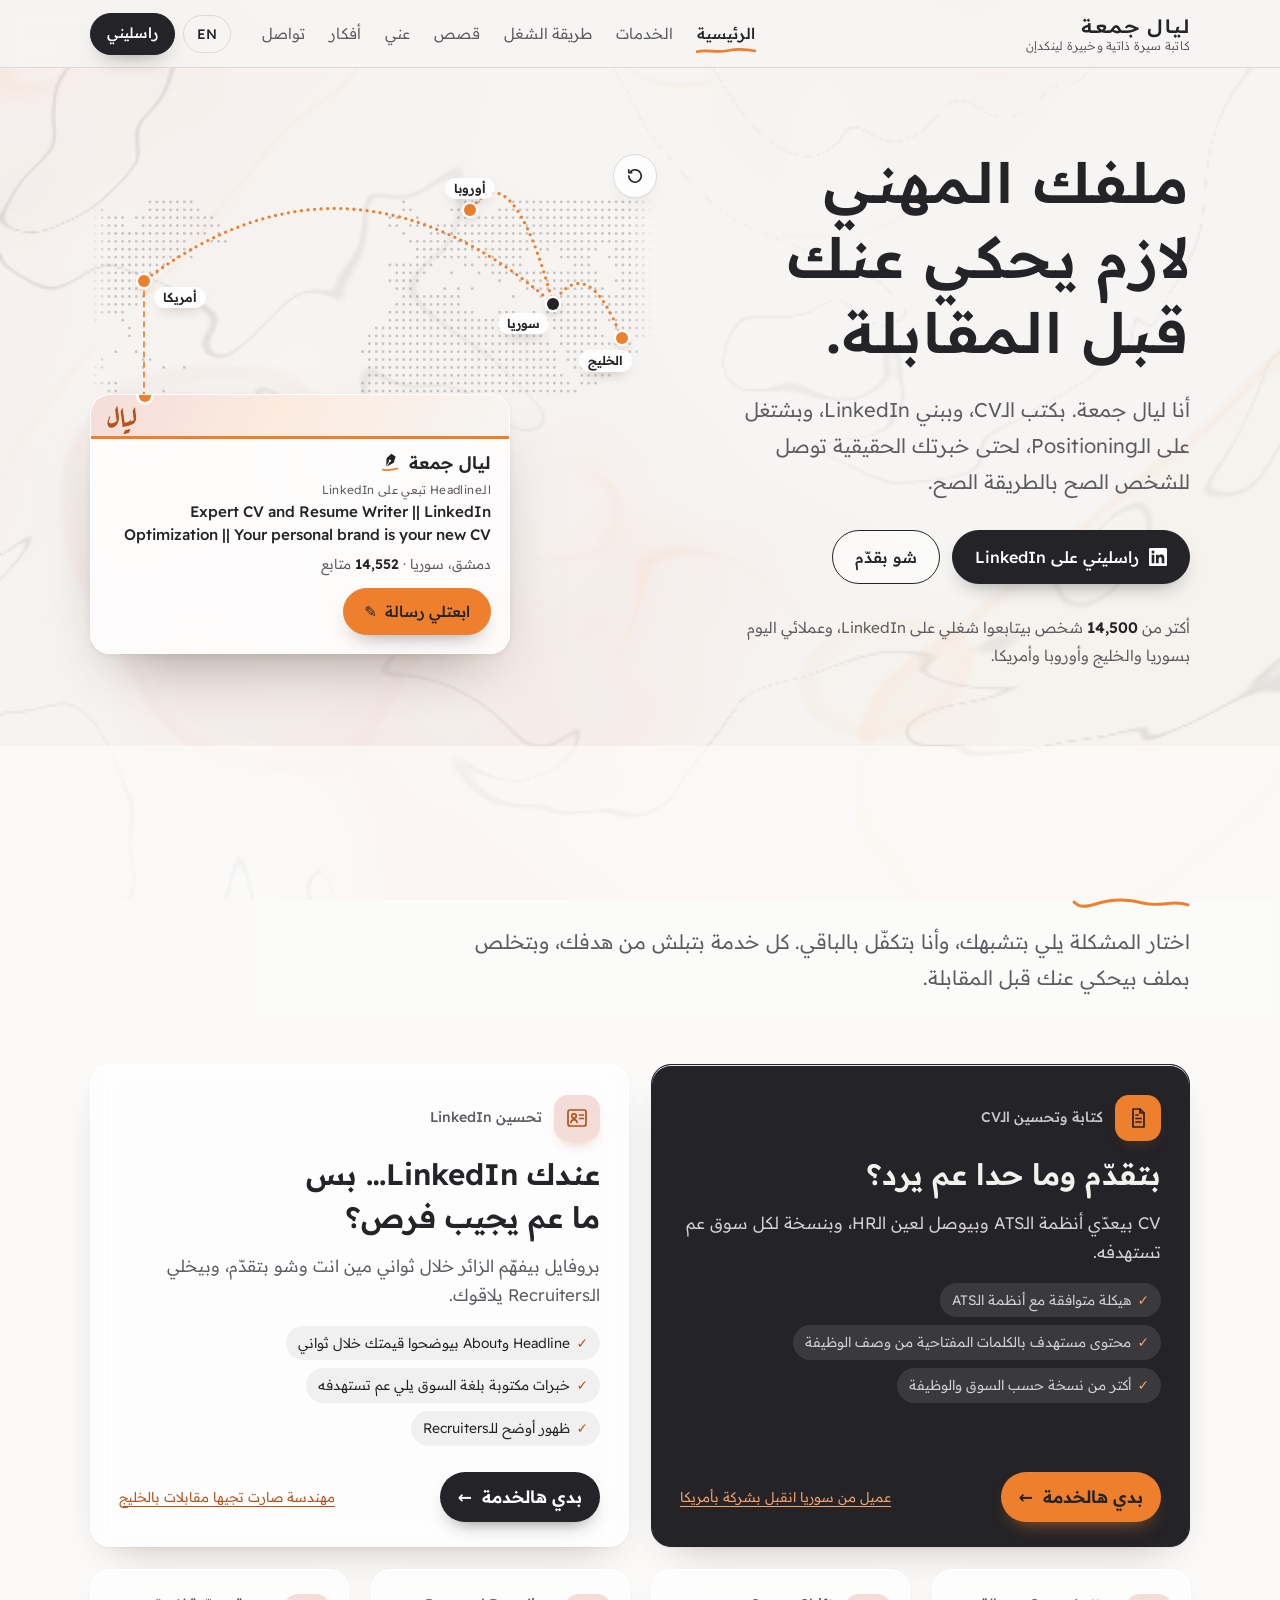
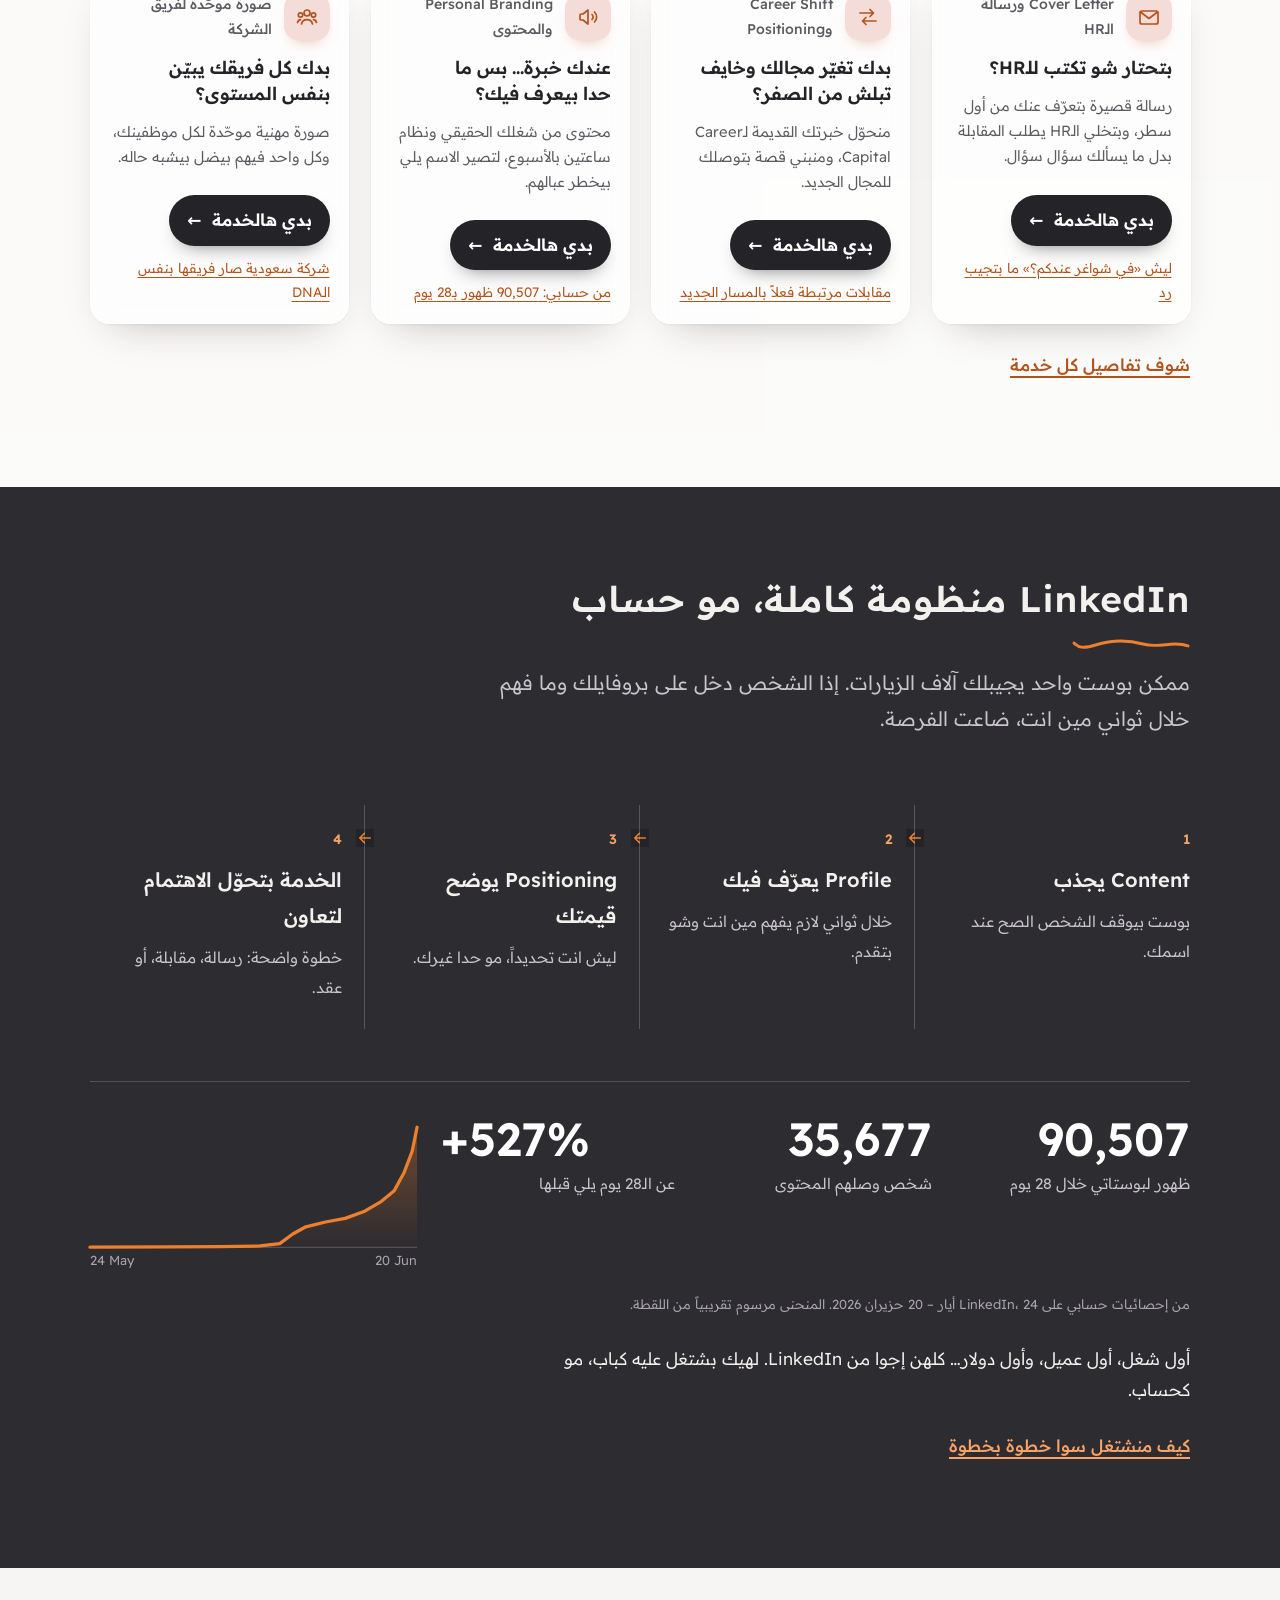
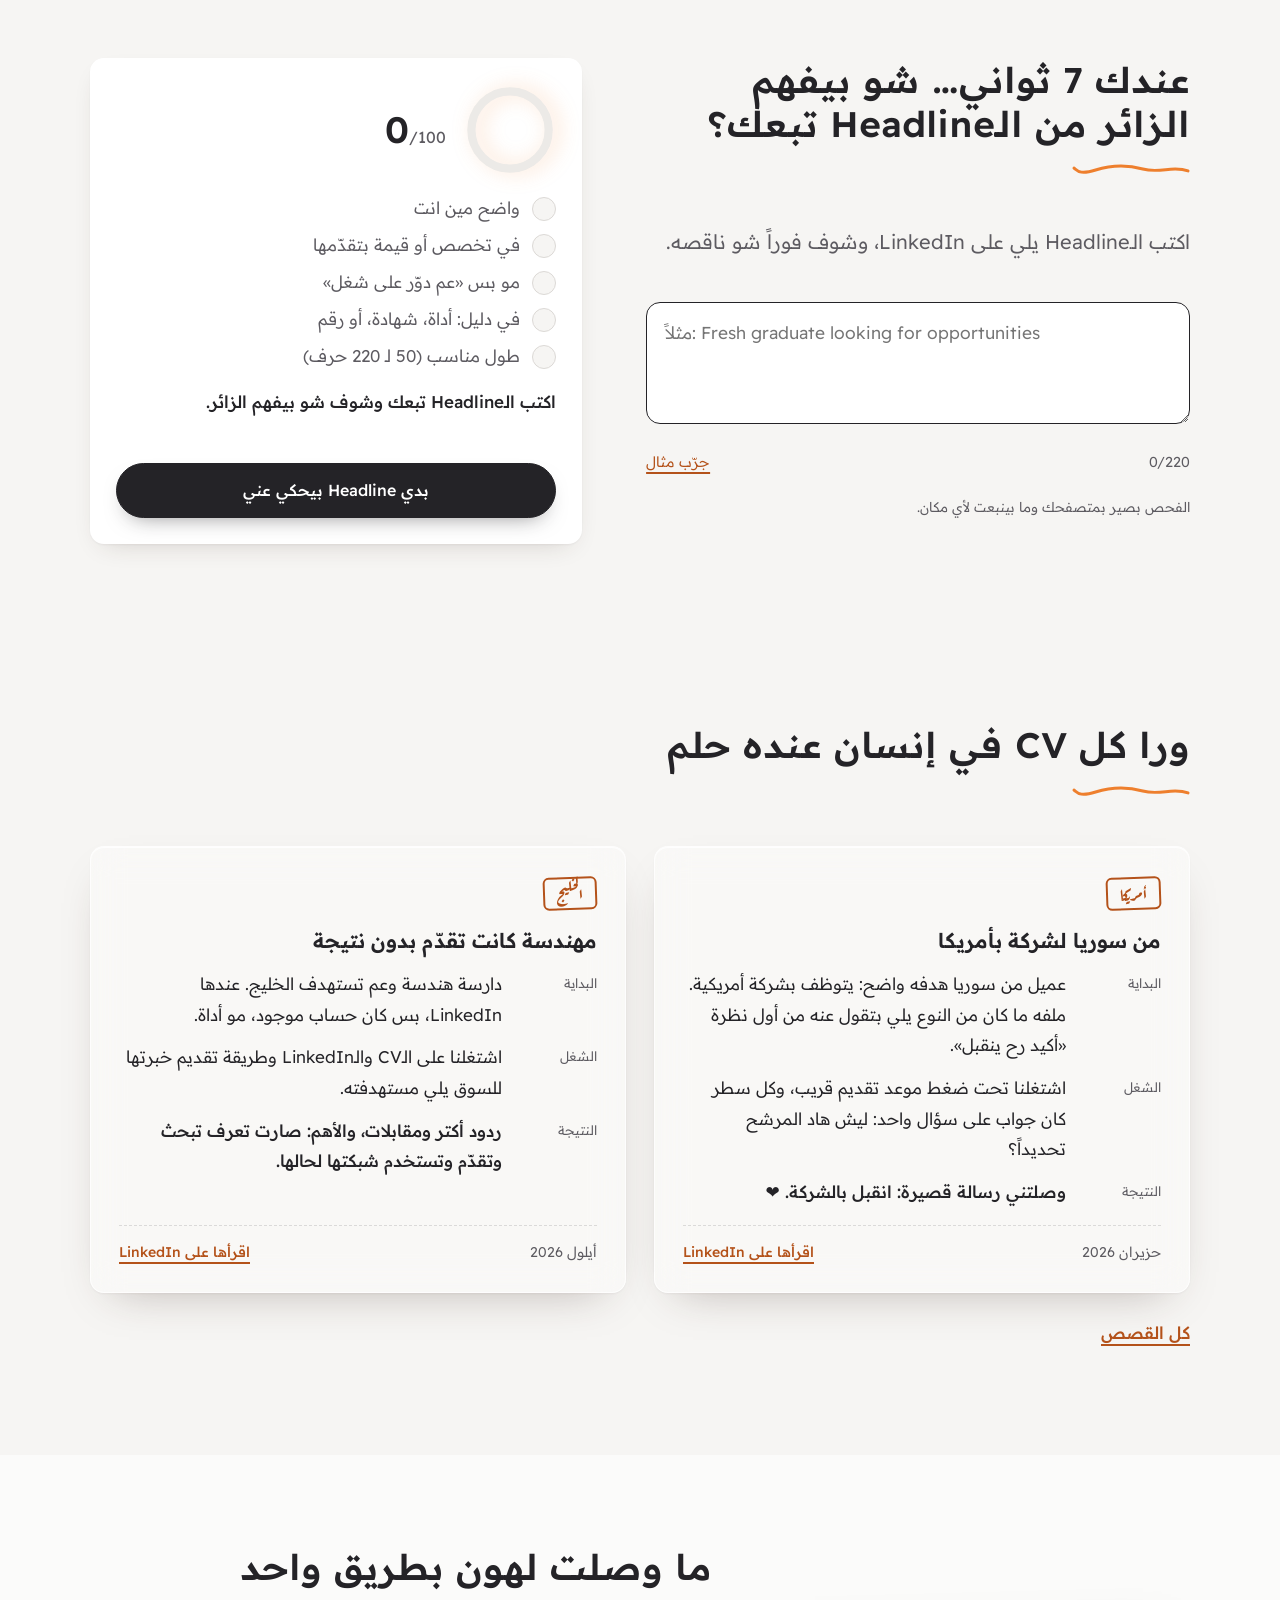
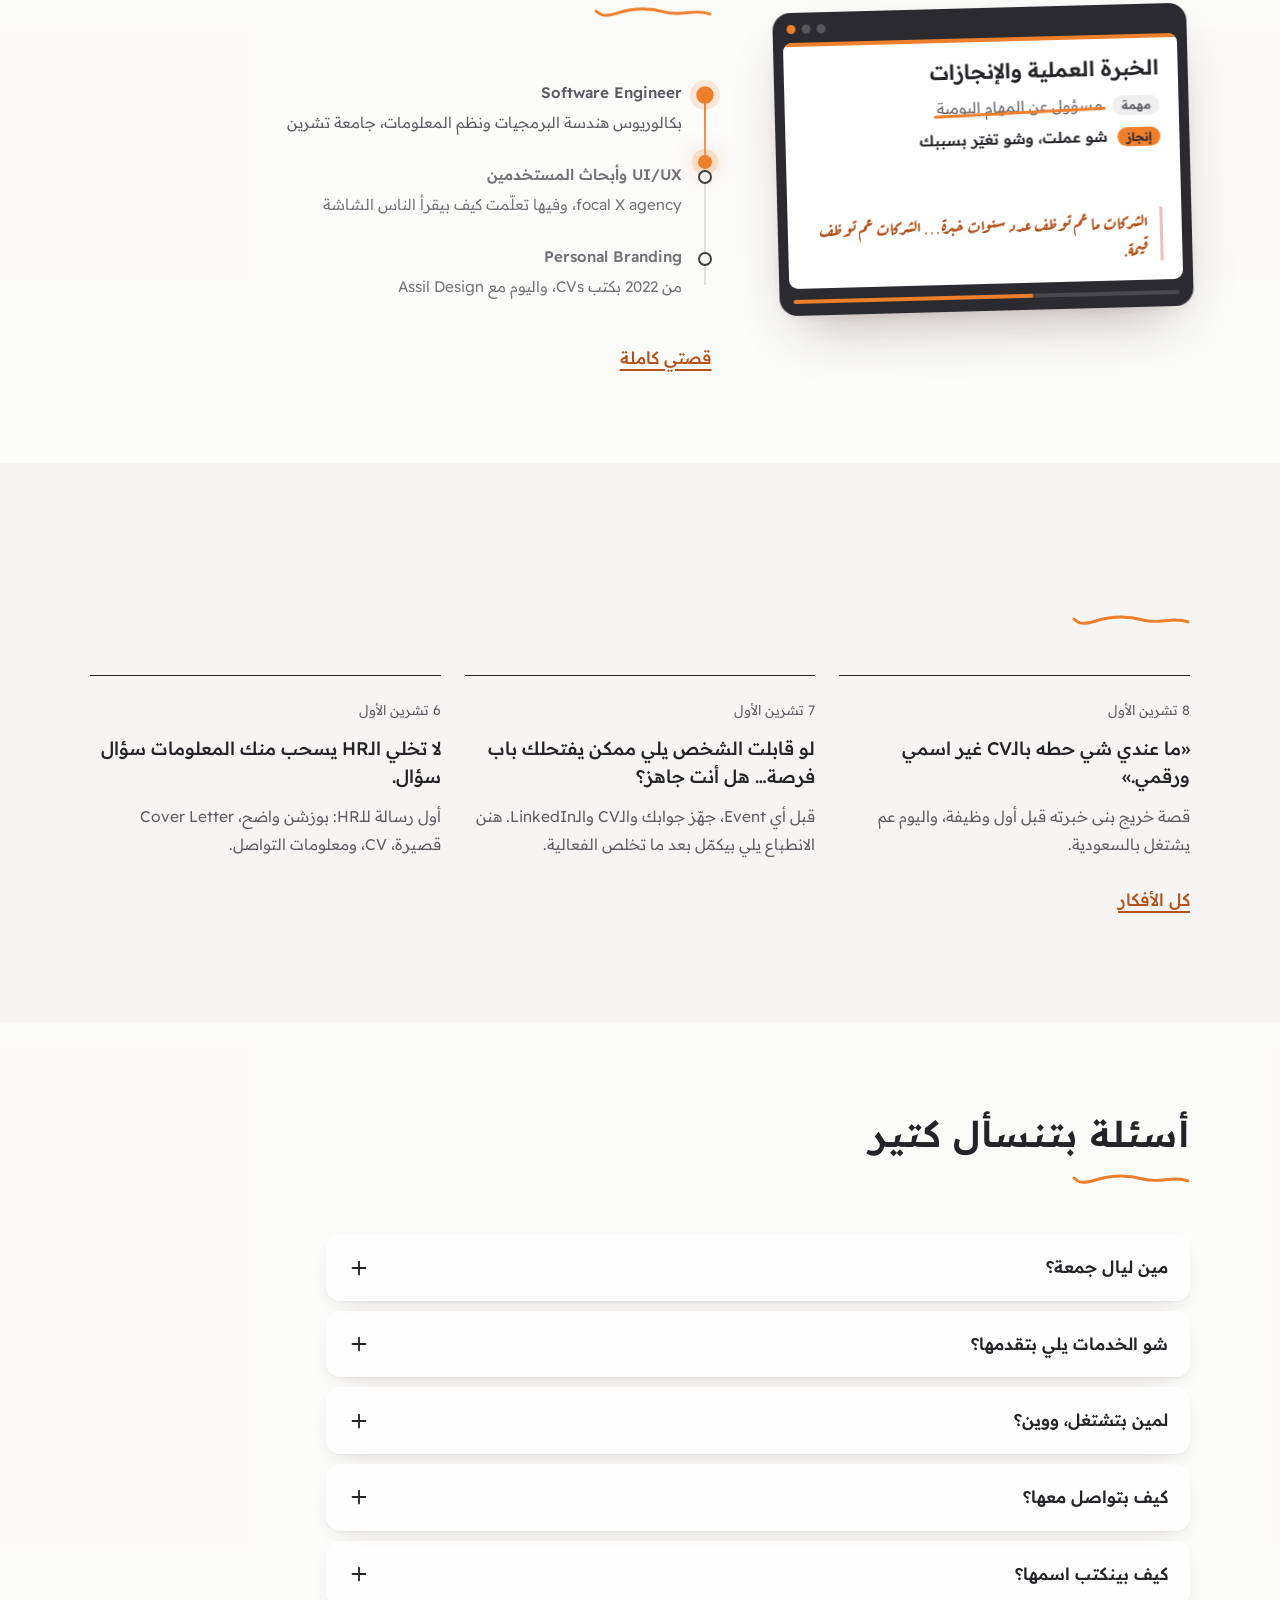
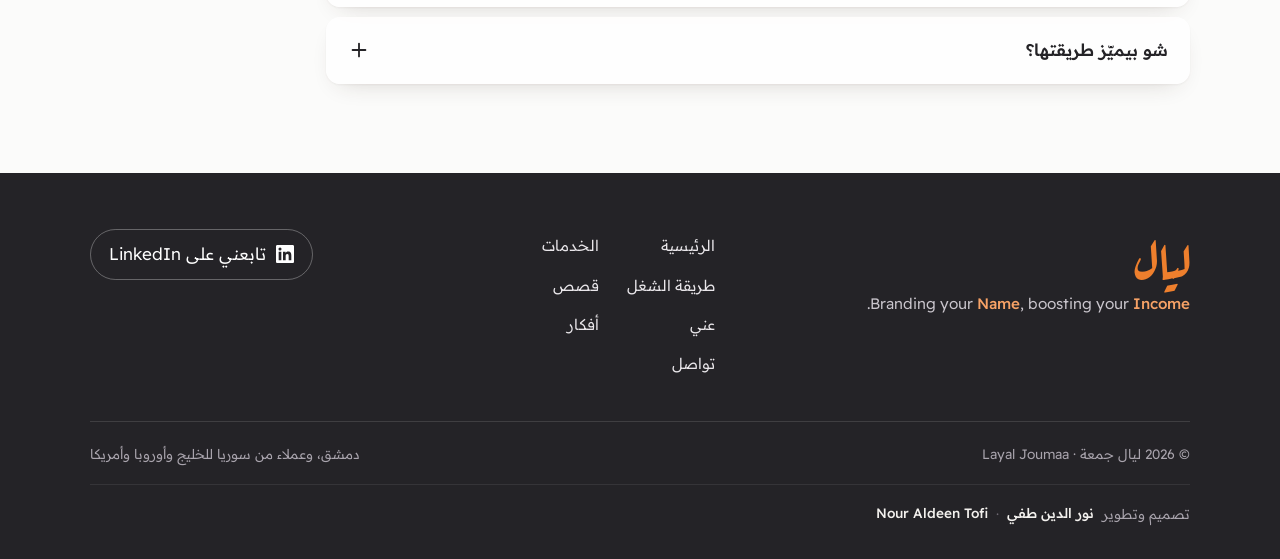
<file: index.html>
<!doctype html>
<html lang="ar" dir="rtl" data-title-ar="ليال جمعة | كاتبة CV وخبيرة LinkedIn وPersonal Branding" data-title-en="Layal Joumaa | CV Writer, LinkedIn &amp; Personal Branding">
<head>
<meta charset="utf-8">
<meta name="viewport" content="width=device-width, initial-scale=1">
<title>ليال جمعة | كاتبة CV وخبيرة LinkedIn وPersonal Branding</title>
<meta name="description" content="Layal Joumaa (ليال جمعة): Syrian CV &amp; resume writer, LinkedIn optimisation specialist and personal-branding consultant for graduates, professionals, career changers and teams in Syria, the Gulf, Europe and the US.">
<meta name="keywords" content="Layal Joumaa, ليال جمعة, ليال جمعه, Layal Jomaa, Layal Jumaa, Layal Joumaah, Layal Jumah, Layal Juma, Layal Jouma, Layal Gomaa, Layal Jomaah, Layal J., CV writer, resume writer, professional CV writer, ATS resume writer, cover letter writer, LinkedIn profile writer, LinkedIn optimization specialist, LinkedIn profile optimization, personal branding consultant, personal brand strategist, كاتبة سيرة ذاتية, كتابة CV احترافي, كتابة سيرة ذاتية ATS, كتابة سيرة ذاتية بالإنجليزي, كتابة Cover Letter, تحسين حساب لينكدإن, تحسين بروفايل لينكد إن, خبيرة LinkedIn, مستشارة براند شخصي, بناء العلامة الشخصية, دمشق, سوريا, Damascus, Syria, اللاذقية, السعودية">
<meta name="author" content="Layal Joumaa (ليال جمعة)">
<meta name="robots" content="index, follow, max-image-preview:large">
<meta property="og:title" content="Layal Joumaa | CV Writer, LinkedIn &amp; Personal Branding · ليال جمعة | كاتبة CV وخبيرة LinkedIn وPersonal Branding">
<meta property="og:description" content="Layal Joumaa (ليال جمعة): Syrian CV &amp; resume writer, LinkedIn optimisation specialist and personal-branding consultant for graduates, professionals, career changers and teams in Syria, the Gulf, Europe and the US.">
<meta property="og:type" content="profile">
<meta property="profile:first_name" content="Layal"><meta property="profile:last_name" content="Joumaa">
<meta property="og:image" content="https://nouraldeentofi.github.io/layal-joumaa/assets/img/og.jpg">
<meta property="og:image:width" content="1200"><meta property="og:image:height" content="630">
<meta property="og:image:alt" content="Layal Joumaa (ليال جمعة): CV &amp; resume writer, LinkedIn optimisation and personal branding">
<meta property="og:locale" content="ar_SY"><meta property="og:locale:alternate" content="en_US">
<meta name="twitter:card" content="summary_large_image">
<meta name="twitter:image" content="https://nouraldeentofi.github.io/layal-joumaa/assets/img/og.jpg">
<meta name="theme-color" content="#F6F5F3">
<link rel="canonical" href="https://nouraldeentofi.github.io/layal-joumaa/">
<link rel="me" href="https://www.linkedin.com/in/layal-j-b01a39201/">
<link rel="alternate" type="text/plain" href="llms.txt" title="Layal Joumaa: summary for AI assistants">
<link rel="icon" href="data:image/svg+xml,%3Csvg xmlns='http://www.w3.org/2000/svg' viewBox='0 0 64 64'%3E%3Crect width='64' height='64' rx='14' fill='%23242327'/%3E%3Cpath d='M18 44c8 2 20 1 28-3' stroke='%23EE7F2D' stroke-width='5' stroke-linecap='round' fill='none'/%3E%3Cpath d='M24 14v22h14' stroke='%23fff' stroke-width='5' stroke-linecap='round' stroke-linejoin='round' fill='none'/%3E%3C/svg%3E">
<link rel="preload" href="assets/fonts/readex-pro-arabic-full-normal.woff2" as="font" type="font/woff2" crossorigin>
<link rel="stylesheet" href="assets/style.css">
<script>(function(){var d=document.documentElement,l="ar";try{l=localStorage.getItem("lj-lang")||"ar"}catch(e){}if(location.hash==="#en")l="en";if(location.hash==="#ar")l="ar";d.lang=l;d.dir=l==="ar"?"rtl":"ltr";try{if(!matchMedia("(prefers-reduced-motion: reduce)").matches&&"IntersectionObserver" in window){d.classList.add("motion");try{if(!sessionStorage.getItem("lj-flight")&&"animate" in d)d.classList.add("intro");}catch(e){}setTimeout(function(){if(!d.classList.contains("js-ok"))d.classList.remove("motion","intro")},2500)}}catch(e){}})()</script>
<script type="application/ld+json">{"@context":"https://schema.org","@graph":[{"@type":"Person","@id":"https://nouraldeentofi.github.io/layal-joumaa/#layal","name":"Layal Joumaa","alternateName":["ليال جمعة","ليال جمعه","Layal Jomaa","Layal Jumaa","Layal Joumaah","Layal Jumah","Layal Juma","Layal Jouma","Layal Gomaa","Layal Jomaah","Layal J.","Eng. Layal","Eng. Layal Joumaa","المهندسة ليال جمعة","م. ليال جمعة","Layal Joumaa CV","Layal Joumaa LinkedIn"],"givenName":"Layal","familyName":"Joumaa","jobTitle":["CV & Resume Writer","LinkedIn Optimization Specialist","Personal Branding Consultant"],"description":"Layal Joumaa (ليال جمعة) is a Syrian CV and resume writer, LinkedIn optimisation specialist and personal-branding consultant. She builds ATS-friendly CVs, cover letters and LinkedIn profiles, and positions graduates, experienced professionals, career changers and company teams for the market they target in Syria, the Gulf, Europe and the US.","url":"https://nouraldeentofi.github.io/layal-joumaa/","sameAs":["https://www.linkedin.com/in/layal-j-b01a39201/"],"worksFor":{"@type":"Organization","name":"Assil Design"},"alumniOf":{"@type":"CollegeOrUniversity","name":"Tishreen University","alternateName":"جامعة تشرين"},"address":{"@type":"PostalAddress","addressLocality":"Damascus","addressCountry":"SY"},"knowsLanguage":[{"@type":"Language","name":"Arabic","alternateName":"ar"},{"@type":"Language","name":"English","alternateName":"en"},{"@type":"Language","name":"German","alternateName":"de"}],"knowsAbout":["CV writing","Resume writing","ATS optimization","Cover letters","LinkedIn profile optimization","Personal branding","Career positioning","Career change","LinkedIn content strategy","Employer branding","UX research","UI design","Figma"],"hasOccupation":{"@type":"Occupation","name":"CV writer and LinkedIn optimization specialist","alternateName":["CV writer","resume writer","professional CV writer","ATS resume writer","cover letter writer","LinkedIn profile writer","LinkedIn optimization specialist","LinkedIn profile optimization","personal branding consultant","personal brand strategist","career positioning","career shift coaching","career consultant","job search strategy","LinkedIn content strategy","employer branding for teams","كاتبة سيرة ذاتية","كتابة CV احترافي","كتابة سيرة ذاتية ATS","كتابة سيرة ذاتية بالإنجليزي","كتابة Cover Letter","تحسين حساب لينكدإن","تحسين بروفايل لينكد إن","خبيرة LinkedIn","مستشارة براند شخصي","بناء العلامة الشخصية","Personal Branding","تغيير المسار المهني","استشارات مهنية","تجهيز ملف مهني للخليج","سيرة ذاتية للسعودية","محتوى لينكدإن"],"skills":"Resume Writing, Resume Review, LinkedIn Marketing, Branding & Identity, LinkedIn Recruiter, Recruiting, UX Writing, UX Research, Online Teaching"},"hasCredential":[{"@type":"EducationalOccupationalCredential","name":"Bachelor's degree, Software Engineering and Information Systems","credentialCategory":"degree","recognizedBy":{"@type":"CollegeOrUniversity","name":"Tishreen University"}},{"@type":"EducationalOccupationalCredential","name":"Duolingo English Test","dateCreated":"2025-06"},{"@type":"EducationalOccupationalCredential","name":"UI/UX","recognizedBy":{"@type":"Organization","name":"focal X agency"},"dateCreated":"2023-05"},{"@type":"EducationalOccupationalCredential","name":"Write Professional Emails in English","recognizedBy":{"@type":"Organization","name":"Coursera"},"dateCreated":"2022-12"},{"@type":"EducationalOccupationalCredential","name":"Mastering Excel","recognizedBy":{"@type":"Organization","name":"Edraak"},"dateCreated":"2022-03"}]},{"@type":"Service","@id":"https://nouraldeentofi.github.io/layal-joumaa/#services","name":"CV, LinkedIn & Personal Branding by Layal Joumaa","alternateName":"كتابة CV وتحسين LinkedIn وPersonal Branding مع ليال جمعة","provider":{"@id":"https://nouraldeentofi.github.io/layal-joumaa/#layal"},"serviceType":["CV writing & optimisation","Cover letter & HR message","LinkedIn optimisation","Career shift & positioning","Personal branding & content","Team profiles for companies"],"areaServed":[{"@type":"Country","name":"Syria"},{"@type":"Country","name":"Saudi Arabia"},{"@type":"Country","name":"United Arab Emirates"},{"@type":"Country","name":"Qatar"},{"@type":"Country","name":"Kuwait"},{"@type":"Country","name":"Germany"},{"@type":"Country","name":"United States"}],"availableChannel":{"@type":"ServiceChannel","serviceUrl":"https://www.linkedin.com/in/layal-j-b01a39201/","name":"LinkedIn direct message"},"hasOfferCatalog":{"@type":"OfferCatalog","name":"Services","itemListElement":[{"@type":"Offer","itemOffered":{"@type":"Service","name":"CV writing & optimisation","alternateName":"كتابة وتحسين الـCV","description":"For anyone applying without replies, or needing one version per market. ATS-friendly structure; Targeted wording built on real job descriptions; Separate versions per market and role; Entry level to executive"}},{"@type":"Offer","itemOffered":{"@type":"Service","name":"Cover letter & HR message","alternateName":"Cover Letter ورسالة الـHR","description":"For anyone who freezes when introducing themselves to HR. Short and tailored to each opening; Gives your CV context instead of repeating it; Plus a first message to HR: who you are, what you want, where the CV is"}},{"@type":"Offer","itemOffered":{"@type":"Service","name":"LinkedIn optimisation","alternateName":"تحسين LinkedIn","description":"For anyone whose profile exists but doesn't work for them. A headline and About that explain your value in seconds; Experience written in your target market's language; Clearer visibility to recruiters; A profile ready for visitors when a post takes off"}},{"@type":"Offer","itemOffered":{"@type":"Service","name":"Career shift & positioning","alternateName":"Career Shift وPositioning","description":"For anyone changing fields and afraid of starting from zero. Mapping your transferable experience and skills; Pinpointing the 2–3 skills you're missing, not every gap in the market; A CV and LinkedIn pointing the same new direction"}},{"@type":"Offer","itemOffered":{"@type":"Service","name":"Personal branding & content","alternateName":"Personal Branding والمحتوى","description":"For people with expertise but no idea what to post, or no time. Topics drawn from your actual work; Hooks that stop the scroll, with a real idea behind them; A two-hours-a-week system: write and schedule, then get back to work"}},{"@type":"Offer","itemOffered":{"@type":"Service","name":"Team profiles for companies","alternateName":"صورة موحّدة لفريق الشركة","description":"For companies that want every employee to look professional, with the same DNA. Understanding the brand and the image it wants to project; A unified template and visual direction; Every employee keeps a profile true to their own experience"}}]}},{"@type":"WebSite","@id":"https://nouraldeentofi.github.io/layal-joumaa/#site","name":"Layal Joumaa","alternateName":"ليال جمعة","inLanguage":["ar","en"],"about":{"@id":"https://nouraldeentofi.github.io/layal-joumaa/#layal"},"publisher":{"@id":"https://nouraldeentofi.github.io/layal-joumaa/#layal"}},{"@type":"ProfilePage","name":"Layal Joumaa | CV Writer, LinkedIn & Personal Branding","description":"Layal Joumaa (ليال جمعة): Syrian CV & resume writer, LinkedIn optimisation specialist and personal-branding consultant for graduates, professionals, career changers and teams in Syria, the Gulf, Europe and the US.","url":"https://nouraldeentofi.github.io/layal-joumaa/","inLanguage":["ar","en"],"isPartOf":{"@id":"https://nouraldeentofi.github.io/layal-joumaa/#site"},"about":{"@id":"https://nouraldeentofi.github.io/layal-joumaa/#layal"},"primaryImageOfPage":{"@type":"ImageObject","url":"https://nouraldeentofi.github.io/layal-joumaa/assets/img/og.jpg","width":1200,"height":630}},{"@type":"FAQPage","mainEntity":[{"@type":"Question","name":"مين ليال جمعة؟","acceptedAnswer":{"@type":"Answer","text":"ليال جمعة (Layal Joumaa) كاتبة CV وخبيرة تحسين LinkedIn وPersonal Branding من سوريا. خريجة هندسة برمجيات ونظم معلومات من جامعة تشرين، اشتغلت بالـUI/UX وأبحاث المستخدمين، وبتكتب CVs من 2022، وحالياً بتشتغل Personal Brand مع Assil Design."}},{"@type":"Question","name":"Who is Layal Joumaa?","acceptedAnswer":{"@type":"Answer","text":"Layal Joumaa (ليال جمعة) is a Syrian CV writer, LinkedIn optimisation specialist and personal-branding consultant. She studied Software Engineering and Information Systems at Tishreen University, worked in UI/UX and user research, has written CVs since 2022 and now works on personal branding with Assil Design."}},{"@type":"Question","name":"شو الخدمات يلي بتقدمها؟","acceptedAnswer":{"@type":"Answer","text":"كتابة وتحسين الـCV بهيكلة ATS ونسخة لكل سوق، Cover Letter ورسالة أولى للـHR، تحسين LinkedIn، Career Shift وPositioning لمين عم يغيّر مجاله، Personal Branding والمحتوى، وصورة مهنية موحّدة لفرق الشركات."}},{"@type":"Question","name":"What services does she offer?","acceptedAnswer":{"@type":"Answer","text":"ATS-friendly CV writing with a version per market, cover letters and first messages to HR, LinkedIn optimisation, career-shift positioning, personal branding and content, and unified professional profiles for company teams."}},{"@type":"Question","name":"لمين بتشتغل، ووين؟","acceptedAnswer":{"@type":"Answer","text":"خريجين جدد، أصحاب خبرة، ناس عم يغيّروا مجالهم، وشركات. مقيمة بدمشق وبتشتغل عن بعد مع عملاء بسوريا والسعودية والخليج وأوروبا وأمريكا، بقطاعات IT والهندسة والـBusiness والرعاية الصحية وغيرها."}},{"@type":"Question","name":"Who does she work with, and where?","acceptedAnswer":{"@type":"Answer","text":"New graduates, experienced professionals, career changers and companies. She is based in Damascus and works remotely with clients in Syria, Saudi Arabia and the Gulf, Europe and the US, across IT, engineering, business, healthcare and more."}},{"@type":"Question","name":"كيف بتواصل معها؟","acceptedAnswer":{"@type":"Answer","text":"برسالة على LinkedIn. ابعتلها كلمة PROFILE إذا بدك CV وLinkedIn مبنيين على هدفك، أو SHIFT إذا عم تغيّر مجالك، وقلّها مين انت وشو الوظيفة يلي عم تستهدفها."}},{"@type":"Question","name":"How do I contact her?","acceptedAnswer":{"@type":"Answer","text":"Send her a direct message on LinkedIn. Write PROFILE for a CV and LinkedIn built on your goal, or SHIFT if you're changing fields, and say who you are and which role you're targeting."}},{"@type":"Question","name":"كيف بينكتب اسمها؟","acceptedAnswer":{"@type":"Answer","text":"بالعربي ليال جمعة، وبالإنجليزي Layal Joumaa. ممكن تلاقيه كمان Layal Jomaa أو Layal Jumaa أو Layal Joumaah، وبتوقّع شغلها باسم Eng. Layal."}},{"@type":"Question","name":"How is her name spelled?","acceptedAnswer":{"@type":"Answer","text":"In Arabic ليال جمعة, in English Layal Joumaa. You may also see Layal Jomaa, Layal Jumaa or Layal Joumaah, and she signs her work “Eng. Layal”."}},{"@type":"Question","name":"شو بيميّز طريقتها؟","acceptedAnswer":{"@type":"Answer","text":"ما بتبلش بكتابة CV. بتبلش بفهم المسار والسوق، بعدين الـPositioning، وبعدها بتبني الـCV والـLinkedIn ليحكوا نفس القصة. وهدفها إنك تعرف تكمّل لحالك بعدها."}},{"@type":"Question","name":"What makes her approach different?","acceptedAnswer":{"@type":"Answer","text":"She doesn't start with the CV. She starts with your path and target market, then positioning, then builds the CV and LinkedIn to tell the same story, so you can carry on well on your own afterwards."}}]}]}</script>
</head>
<body data-page="index">
<a class="skip" href="#main"><span data-l="ar">انتقل للمحتوى</span><span data-l="en" lang="en">Skip to content</span></a>
<header class="top"><div class="wrap top-in">
  <a class="brand" href="index.html"><span data-l="ar"><b>ليال جمعة</b><small>كاتبة سيرة ذاتية وخبيرة لينكدإن</small></span><span data-l="en" lang="en"><b>Layal Joumaa</b><small>CV, LinkedIn & personal brand</small></span></a>
  <nav class="nav" id="nav" aria-label="القائمة الرئيسية" data-al-ar="القائمة الرئيسية" data-al-en="Main"><a href="index.html" aria-current="page" style="--k:0"><span data-l="ar">الرئيسية</span><span data-l="en" lang="en">Home</span></a><a href="services.html" style="--k:1"><span data-l="ar">الخدمات</span><span data-l="en" lang="en">Services</span></a><a href="method.html" style="--k:2"><span data-l="ar">طريقة الشغل</span><span data-l="en" lang="en">Method</span></a><a href="stories.html" style="--k:3"><span data-l="ar">قصص</span><span data-l="en" lang="en">Stories</span></a><a href="about.html" style="--k:4"><span data-l="ar">عني</span><span data-l="en" lang="en">About</span></a><a href="ideas.html" style="--k:5"><span data-l="ar">أفكار</span><span data-l="en" lang="en">Ideas</span></a><a href="contact.html" style="--k:6"><span data-l="ar">تواصل</span><span data-l="en" lang="en">Contact</span></a>
    <div class="nav-extra">
      <div class="nav-card"><span class="mark"><svg class="nib" viewBox="0 0 32 32" aria-hidden="true"><path class="nib-ink" d="M5.5 27c6 1.4 13 1 21.5-1.8"/><g transform="rotate(32 16 14)"><path class="nib-body" d="M16 24.5 9.8 13.6 12.3 4.5h7.4l2.5 9.1z"/><path class="nib-slit" d="M16 24v-8.4"/><circle class="nib-hole" cx="16" cy="14.2" r="1.7"/></g></svg></span>
        <p><span data-l="ar"><b>ليال جمعة</b><span>بساعدك يحكي ملفك عنك قبل المقابلة</span></span><span data-l="en" lang="en"><b>Layal Joumaa</b><span>Helping your profile speak before the interview</span></span></p></div>
      <a class="btn btn-orange" href="contact.html"><span data-l="ar">ابعتلي رسالة</span><span data-l="en" lang="en">Message me</span></a>
      <a class="btn btn-line js-li" href="https://www.linkedin.com/in/layal-j-b01a39201/" rel="noopener" target="_blank"><svg viewBox="0 0 24 24" aria-hidden="true" fill="currentColor"><path d="M20.45 20.45h-3.56v-5.57c0-1.33-.03-3.04-1.85-3.04-1.86 0-2.14 1.45-2.14 2.94v5.67H9.34V9h3.42v1.56h.05c.48-.9 1.64-1.85 3.37-1.85 3.6 0 4.27 2.37 4.27 5.46v6.28ZM5.34 7.43a2.06 2.06 0 1 1 0-4.13 2.06 2.06 0 0 1 0 4.13ZM7.12 20.45H3.56V9h3.56v11.45ZM22.22 0H1.77C.79 0 0 .77 0 1.73v20.54C0 23.23.79 24 1.77 24h20.45c.98 0 1.78-.77 1.78-1.73V1.73C24 .77 23.2 0 22.22 0Z"/></svg>LinkedIn</a>
    </div>
  </nav>
  <div class="acts">
    <button class="lang" id="langBtn" type="button">EN</button>
    <a class="btn btn-ink small" href="contact.html"><span data-l="ar">راسليني</span><span data-l="en" lang="en">Get in touch</span></a>
    <button class="menu" id="menuBtn" type="button" aria-expanded="false" aria-controls="nav"><span class="vh"><span data-l="ar">القائمة</span><span data-l="en" lang="en">Menu</span></span><span class="burger" aria-hidden="true"><i></i><i></i><i></i></span></button>
  </div>
</div><span class="progress" aria-hidden="true"></span></header>
<main id="main">

<section class="hero"><div class="wrap">
 <div class="hero-grid">
  <div class="hero-copy">
    <h1 class="display"><span data-l="ar">ملفك المهني لازم يحكي عنك قبل المقابلة.</span><span data-l="en" lang="en">Your profile should speak for you before the interview.</span></h1>
    <p class="lede"><span data-l="ar">أنا ليال جمعة. بكتب الـCV، وببني LinkedIn، وبشتغل على الـPositioning، لحتى خبرتك الحقيقية توصل للشخص الصح بالطريقة الصح.</span><span data-l="en" lang="en">I'm Layal Joumaa. I write CVs, rebuild LinkedIn profiles and work on positioning, so your real experience reaches the right person in the right way.</span></p>
    <div class="cta-row">
      <a class="btn btn-ink js-li" href="https://www.linkedin.com/in/layal-j-b01a39201/" rel="noopener" target="_blank"><svg viewBox="0 0 24 24" aria-hidden="true" fill="currentColor"><path d="M20.45 20.45h-3.56v-5.57c0-1.33-.03-3.04-1.85-3.04-1.86 0-2.14 1.45-2.14 2.94v5.67H9.34V9h3.42v1.56h.05c.48-.9 1.64-1.85 3.37-1.85 3.6 0 4.27 2.37 4.27 5.46v6.28ZM5.34 7.43a2.06 2.06 0 1 1 0-4.13 2.06 2.06 0 0 1 0 4.13ZM7.12 20.45H3.56V9h3.56v11.45ZM22.22 0H1.77C.79 0 0 .77 0 1.73v20.54C0 23.23.79 24 1.77 24h20.45c.98 0 1.78-.77 1.78-1.73V1.73C24 .77 23.2 0 22.22 0Z"/></svg><span data-l="ar">راسليني على LinkedIn</span><span data-l="en" lang="en">Message me on LinkedIn</span></a>
      <a class="btn btn-line" href="services.html"><span data-l="ar">شو بقدّم</span><span data-l="en" lang="en">What I offer</span></a>
    </div>
    <p class="reach"><span data-l="ar">أكتر من <strong>14,500</strong> شخص بيتابعوا شغلي على LinkedIn، وعملائي اليوم بسوريا والخليج وأوروبا وأمريكا.</span><span data-l="en" lang="en">More than <strong>14,500</strong> people follow my work on LinkedIn, and my clients now work across Syria, the Gulf, Europe and the US.</span></p>
  </div>
  <figure class="fl" id="flight" data-vb="60 -70 940 400" data-route="833.1 169.7 491.9 -127.3 150.6 131.6" style="--ox:82.24%;--oy:59.92%;--ux:9.64">
  <figcaption class="vh"><span data-l="ar">خريطة: من سوريا للخليج وأوروبا وأمريكا، وين عم يشتغلوا عملائي اليوم.</span><span data-l="en" lang="en">Map: from Syria to the Gulf, Europe and the US, where my clients work today.</span></figcaption>
  <div class="fl-view" aria-hidden="true"><div class="fl-world">
    <svg class="fl-map" viewBox="60 -70 940 400" focusable="false"><defs><mask id="fm-gulf" maskUnits="userSpaceOnUse" x="60" y="-70" width="940" height="400"><path class="fl-rev" data-k="gulf" pathLength="1" d="M833.1 169.7Q890.4 81.0 947.6 227.2"/></mask><mask id="fm-eu" maskUnits="userSpaceOnUse" x="60" y="-70" width="940" height="400"><path class="fl-rev" data-k="eu" pathLength="1" d="M833.1 169.7Q764.1 -88.7 695.1 14.1"/></mask><mask id="fm-us" maskUnits="userSpaceOnUse" x="60" y="-70" width="940" height="400"><path class="fl-rev" data-k="us" pathLength="1" d="M833.1 169.7Q491.9 -127.3 150.6 131.6"/></mask></defs>
      <path class="fl-land" d="M160.2 0h0M171.7 0h0M183.1 0h0M194.6 0h0M206 0h0M217.5 0h0M228.9 0h0M583.7 0h0M686.7 0h0M698.2 0h0M709.6 0h0M766.9 0h0M778.3 0h0M789.8 0h0M801.2 0h0M812.7 0h0M824.1 0h0M835.5 0h0M847 0h0M858.4 0h0M869.9 0h0M881.3 0h0M892.8 0h0M904.2 0h0M915.7 0h0M927.1 0h0M938.6 0h0M950 0h0M961.4 0h0M972.9 0h0M984.3 0h0M995.8 0h0M57.2 13.2h0M68.7 13.2h0M80.1 13.2h0M160.2 13.2h0M171.7 13.2h0M183.1 13.2h0M194.6 13.2h0M206 13.2h0M217.5 13.2h0M228.9 13.2h0M240.4 13.2h0M583.7 13.2h0M595.2 13.2h0M663.9 13.2h0M675.3 13.2h0M698.2 13.2h0M744 13.2h0M755.4 13.2h0M766.9 13.2h0M778.3 13.2h0M789.8 13.2h0M801.2 13.2h0M812.7 13.2h0M824.1 13.2h0M835.5 13.2h0M847 13.2h0M858.4 13.2h0M869.9 13.2h0M881.3 13.2h0M892.8 13.2h0M904.2 13.2h0M915.7 13.2h0M927.1 13.2h0M938.6 13.2h0M950 13.2h0M961.4 13.2h0M972.9 13.2h0M984.3 13.2h0M995.8 13.2h0M57.2 26.3h0M68.7 26.3h0M80.1 26.3h0M91.6 26.3h0M103 26.3h0M114.5 26.3h0M137.3 26.3h0M148.8 26.3h0M160.2 26.3h0M171.7 26.3h0M183.1 26.3h0M194.6 26.3h0M206 26.3h0M217.5 26.3h0M228.9 26.3h0M240.4 26.3h0M251.8 26.3h0M263.3 26.3h0M560.8 26.3h0M572.3 26.3h0M606.6 26.3h0M675.3 26.3h0M686.7 26.3h0M709.6 26.3h0M721.1 26.3h0M732.5 26.3h0M744 26.3h0M755.4 26.3h0M766.9 26.3h0M778.3 26.3h0M789.8 26.3h0M801.2 26.3h0M812.7 26.3h0M824.1 26.3h0M835.5 26.3h0M847 26.3h0M858.4 26.3h0M869.9 26.3h0M881.3 26.3h0M892.8 26.3h0M904.2 26.3h0M915.7 26.3h0M927.1 26.3h0M938.6 26.3h0M950 26.3h0M961.4 26.3h0M972.9 26.3h0M984.3 26.3h0M995.8 26.3h0M57.2 39.5h0M68.7 39.5h0M80.1 39.5h0M91.6 39.5h0M103 39.5h0M114.5 39.5h0M148.8 39.5h0M160.2 39.5h0M171.7 39.5h0M183.1 39.5h0M194.6 39.5h0M206 39.5h0M217.5 39.5h0M228.9 39.5h0M240.4 39.5h0M251.8 39.5h0M263.3 39.5h0M274.7 39.5h0M560.8 39.5h0M572.3 39.5h0M595.2 39.5h0M606.6 39.5h0M618.1 39.5h0M641 39.5h0M652.4 39.5h0M663.9 39.5h0M675.3 39.5h0M686.7 39.5h0M698.2 39.5h0M709.6 39.5h0M721.1 39.5h0M732.5 39.5h0M744 39.5h0M755.4 39.5h0M766.9 39.5h0M778.3 39.5h0M789.8 39.5h0M801.2 39.5h0M812.7 39.5h0M824.1 39.5h0M835.5 39.5h0M847 39.5h0M858.4 39.5h0M869.9 39.5h0M881.3 39.5h0M892.8 39.5h0M904.2 39.5h0M915.7 39.5h0M927.1 39.5h0M938.6 39.5h0M950 39.5h0M961.4 39.5h0M972.9 39.5h0M984.3 39.5h0M995.8 39.5h0M57.2 52.7h0M68.7 52.7h0M80.1 52.7h0M91.6 52.7h0M103 52.7h0M114.5 52.7h0M125.9 52.7h0M137.3 52.7h0M148.8 52.7h0M160.2 52.7h0M171.7 52.7h0M183.1 52.7h0M194.6 52.7h0M206 52.7h0M217.5 52.7h0M228.9 52.7h0M240.4 52.7h0M251.8 52.7h0M274.7 52.7h0M583.7 52.7h0M629.5 52.7h0M641 52.7h0M652.4 52.7h0M663.9 52.7h0M675.3 52.7h0M686.7 52.7h0M698.2 52.7h0M709.6 52.7h0M721.1 52.7h0M732.5 52.7h0M744 52.7h0M755.4 52.7h0M766.9 52.7h0M778.3 52.7h0M789.8 52.7h0M801.2 52.7h0M812.7 52.7h0M824.1 52.7h0M835.5 52.7h0M847 52.7h0M858.4 52.7h0M869.9 52.7h0M881.3 52.7h0M892.8 52.7h0M904.2 52.7h0M915.7 52.7h0M927.1 52.7h0M938.6 52.7h0M950 52.7h0M961.4 52.7h0M972.9 52.7h0M984.3 52.7h0M995.8 52.7h0M57.2 65.8h0M68.7 65.8h0M80.1 65.8h0M91.6 65.8h0M103 65.8h0M114.5 65.8h0M125.9 65.8h0M137.3 65.8h0M148.8 65.8h0M160.2 65.8h0M171.7 65.8h0M183.1 65.8h0M194.6 65.8h0M206 65.8h0M217.5 65.8h0M263.3 65.8h0M274.7 65.8h0M286.1 65.8h0M595.2 65.8h0M606.6 65.8h0M618.1 65.8h0M629.5 65.8h0M641 65.8h0M652.4 65.8h0M663.9 65.8h0M675.3 65.8h0M686.7 65.8h0M698.2 65.8h0M709.6 65.8h0M721.1 65.8h0M732.5 65.8h0M744 65.8h0M755.4 65.8h0M766.9 65.8h0M778.3 65.8h0M789.8 65.8h0M801.2 65.8h0M812.7 65.8h0M824.1 65.8h0M835.5 65.8h0M847 65.8h0M858.4 65.8h0M869.9 65.8h0M881.3 65.8h0M892.8 65.8h0M904.2 65.8h0M915.7 65.8h0M927.1 65.8h0M938.6 65.8h0M950 65.8h0M961.4 65.8h0M972.9 65.8h0M984.3 65.8h0M995.8 65.8h0M57.2 79h0M68.7 79h0M80.1 79h0M91.6 79h0M103 79h0M114.5 79h0M125.9 79h0M137.3 79h0M148.8 79h0M160.2 79h0M171.7 79h0M183.1 79h0M194.6 79h0M206 79h0M217.5 79h0M228.9 79h0M606.6 79h0M618.1 79h0M629.5 79h0M641 79h0M652.4 79h0M663.9 79h0M675.3 79h0M686.7 79h0M698.2 79h0M709.6 79h0M721.1 79h0M732.5 79h0M744 79h0M755.4 79h0M766.9 79h0M778.3 79h0M789.8 79h0M812.7 79h0M824.1 79h0M847 79h0M858.4 79h0M869.9 79h0M881.3 79h0M892.8 79h0M904.2 79h0M938.6 79h0M950 79h0M961.4 79h0M972.9 79h0M984.3 79h0M995.8 79h0M57.2 92.1h0M68.7 92.1h0M80.1 92.1h0M91.6 92.1h0M103 92.1h0M114.5 92.1h0M125.9 92.1h0M137.3 92.1h0M148.8 92.1h0M160.2 92.1h0M171.7 92.1h0M183.1 92.1h0M194.6 92.1h0M206 92.1h0M228.9 92.1h0M606.6 92.1h0M618.1 92.1h0M629.5 92.1h0M641 92.1h0M652.4 92.1h0M663.9 92.1h0M675.3 92.1h0M686.7 92.1h0M709.6 92.1h0M721.1 92.1h0M732.5 92.1h0M744 92.1h0M755.4 92.1h0M766.9 92.1h0M778.3 92.1h0M847 92.1h0M858.4 92.1h0M869.9 92.1h0M881.3 92.1h0M892.8 92.1h0M927.1 92.1h0M938.6 92.1h0M950 92.1h0M961.4 92.1h0M972.9 92.1h0M984.3 92.1h0M995.8 92.1h0M57.2 105.3h0M68.7 105.3h0M80.1 105.3h0M91.6 105.3h0M103 105.3h0M114.5 105.3h0M125.9 105.3h0M137.3 105.3h0M148.8 105.3h0M160.2 105.3h0M171.7 105.3h0M183.1 105.3h0M560.8 105.3h0M572.3 105.3h0M583.7 105.3h0M595.2 105.3h0M606.6 105.3h0M618.1 105.3h0M629.5 105.3h0M686.7 105.3h0M698.2 105.3h0M721.1 105.3h0M732.5 105.3h0M744 105.3h0M755.4 105.3h0M766.9 105.3h0M778.3 105.3h0M869.9 105.3h0M881.3 105.3h0M892.8 105.3h0M938.6 105.3h0M950 105.3h0M961.4 105.3h0M972.9 105.3h0M984.3 105.3h0M995.8 105.3h0M57.2 118.5h0M68.7 118.5h0M80.1 118.5h0M91.6 118.5h0M103 118.5h0M114.5 118.5h0M125.9 118.5h0M137.3 118.5h0M148.8 118.5h0M160.2 118.5h0M171.7 118.5h0M572.3 118.5h0M583.7 118.5h0M595.2 118.5h0M606.6 118.5h0M618.1 118.5h0M663.9 118.5h0M709.6 118.5h0M732.5 118.5h0M744 118.5h0M755.4 118.5h0M766.9 118.5h0M778.3 118.5h0M789.8 118.5h0M801.2 118.5h0M812.7 118.5h0M824.1 118.5h0M835.5 118.5h0M847 118.5h0M858.4 118.5h0M869.9 118.5h0M881.3 118.5h0M892.8 118.5h0M904.2 118.5h0M950 118.5h0M961.4 118.5h0M972.9 118.5h0M984.3 118.5h0M995.8 118.5h0M57.2 131.6h0M68.7 131.6h0M80.1 131.6h0M91.6 131.6h0M103 131.6h0M114.5 131.6h0M125.9 131.6h0M137.3 131.6h0M148.8 131.6h0M160.2 131.6h0M560.8 131.6h0M572.3 131.6h0M583.7 131.6h0M595.2 131.6h0M606.6 131.6h0M744 131.6h0M778.3 131.6h0M789.8 131.6h0M801.2 131.6h0M812.7 131.6h0M824.1 131.6h0M835.5 131.6h0M847 131.6h0M858.4 131.6h0M869.9 131.6h0M881.3 131.6h0M892.8 131.6h0M904.2 131.6h0M938.6 131.6h0M950 131.6h0M961.4 131.6h0M972.9 131.6h0M984.3 131.6h0M995.8 131.6h0M57.2 144.8h0M68.7 144.8h0M80.1 144.8h0M91.6 144.8h0M103 144.8h0M114.5 144.8h0M125.9 144.8h0M137.3 144.8h0M148.8 144.8h0M572.3 144.8h0M583.7 144.8h0M595.2 144.8h0M652.4 144.8h0M675.3 144.8h0M698.2 144.8h0M789.8 144.8h0M801.2 144.8h0M812.7 144.8h0M824.1 144.8h0M835.5 144.8h0M847 144.8h0M858.4 144.8h0M869.9 144.8h0M881.3 144.8h0M892.8 144.8h0M904.2 144.8h0M915.7 144.8h0M950 144.8h0M961.4 144.8h0M972.9 144.8h0M984.3 144.8h0M995.8 144.8h0M57.2 158h0M68.7 158h0M80.1 158h0M91.6 158h0M103 158h0M114.5 158h0M125.9 158h0M137.3 158h0M148.8 158h0M583.7 158h0M595.2 158h0M606.6 158h0M618.1 158h0M629.5 158h0M641 158h0M652.4 158h0M663.9 158h0M675.3 158h0M766.9 158h0M812.7 158h0M835.5 158h0M847 158h0M858.4 158h0M869.9 158h0M881.3 158h0M892.8 158h0M904.2 158h0M915.7 158h0M927.1 158h0M938.6 158h0M950 158h0M961.4 158h0M972.9 158h0M984.3 158h0M995.8 158h0M57.2 171.1h0M68.7 171.1h0M80.1 171.1h0M91.6 171.1h0M103 171.1h0M114.5 171.1h0M125.9 171.1h0M137.3 171.1h0M572.3 171.1h0M583.7 171.1h0M595.2 171.1h0M606.6 171.1h0M618.1 171.1h0M629.5 171.1h0M641 171.1h0M652.4 171.1h0M663.9 171.1h0M675.3 171.1h0M835.5 171.1h0M847 171.1h0M858.4 171.1h0M869.9 171.1h0M881.3 171.1h0M892.8 171.1h0M904.2 171.1h0M915.7 171.1h0M927.1 171.1h0M938.6 171.1h0M950 171.1h0M961.4 171.1h0M972.9 171.1h0M984.3 171.1h0M995.8 171.1h0M57.2 184.3h0M68.7 184.3h0M80.1 184.3h0M91.6 184.3h0M103 184.3h0M114.5 184.3h0M560.8 184.3h0M572.3 184.3h0M583.7 184.3h0M595.2 184.3h0M606.6 184.3h0M618.1 184.3h0M629.5 184.3h0M641 184.3h0M652.4 184.3h0M663.9 184.3h0M675.3 184.3h0M686.7 184.3h0M698.2 184.3h0M744 184.3h0M755.4 184.3h0M766.9 184.3h0M801.2 184.3h0M824.1 184.3h0M835.5 184.3h0M847 184.3h0M858.4 184.3h0M869.9 184.3h0M881.3 184.3h0M892.8 184.3h0M904.2 184.3h0M915.7 184.3h0M927.1 184.3h0M938.6 184.3h0M950 184.3h0M961.4 184.3h0M972.9 184.3h0M984.3 184.3h0M995.8 184.3h0M68.7 197.4h0M114.5 197.4h0M560.8 197.4h0M572.3 197.4h0M583.7 197.4h0M595.2 197.4h0M606.6 197.4h0M618.1 197.4h0M629.5 197.4h0M641 197.4h0M652.4 197.4h0M663.9 197.4h0M675.3 197.4h0M686.7 197.4h0M698.2 197.4h0M709.6 197.4h0M721.1 197.4h0M732.5 197.4h0M744 197.4h0M755.4 197.4h0M766.9 197.4h0M778.3 197.4h0M789.8 197.4h0M801.2 197.4h0M812.7 197.4h0M824.1 197.4h0M835.5 197.4h0M847 197.4h0M858.4 197.4h0M869.9 197.4h0M881.3 197.4h0M892.8 197.4h0M904.2 197.4h0M927.1 197.4h0M938.6 197.4h0M950 197.4h0M961.4 197.4h0M972.9 197.4h0M984.3 197.4h0M995.8 197.4h0M125.9 210.6h0M538 210.6h0M549.4 210.6h0M560.8 210.6h0M572.3 210.6h0M583.7 210.6h0M595.2 210.6h0M606.6 210.6h0M618.1 210.6h0M629.5 210.6h0M641 210.6h0M652.4 210.6h0M663.9 210.6h0M675.3 210.6h0M686.7 210.6h0M698.2 210.6h0M709.6 210.6h0M721.1 210.6h0M732.5 210.6h0M744 210.6h0M755.4 210.6h0M766.9 210.6h0M778.3 210.6h0M789.8 210.6h0M801.2 210.6h0M812.7 210.6h0M835.5 210.6h0M847 210.6h0M858.4 210.6h0M869.9 210.6h0M881.3 210.6h0M892.8 210.6h0M904.2 210.6h0M938.6 210.6h0M950 210.6h0M961.4 210.6h0M972.9 210.6h0M984.3 210.6h0M995.8 210.6h0M125.9 223.8h0M526.5 223.8h0M538 223.8h0M549.4 223.8h0M560.8 223.8h0M572.3 223.8h0M583.7 223.8h0M595.2 223.8h0M606.6 223.8h0M618.1 223.8h0M629.5 223.8h0M641 223.8h0M652.4 223.8h0M663.9 223.8h0M675.3 223.8h0M686.7 223.8h0M698.2 223.8h0M709.6 223.8h0M721.1 223.8h0M732.5 223.8h0M744 223.8h0M755.4 223.8h0M766.9 223.8h0M778.3 223.8h0M789.8 223.8h0M801.2 223.8h0M812.7 223.8h0M847 223.8h0M858.4 223.8h0M869.9 223.8h0M881.3 223.8h0M892.8 223.8h0M904.2 223.8h0M915.7 223.8h0M972.9 223.8h0M984.3 223.8h0M995.8 223.8h0M526.5 236.9h0M538 236.9h0M549.4 236.9h0M560.8 236.9h0M572.3 236.9h0M583.7 236.9h0M595.2 236.9h0M606.6 236.9h0M618.1 236.9h0M629.5 236.9h0M641 236.9h0M652.4 236.9h0M663.9 236.9h0M675.3 236.9h0M686.7 236.9h0M698.2 236.9h0M709.6 236.9h0M721.1 236.9h0M732.5 236.9h0M744 236.9h0M755.4 236.9h0M766.9 236.9h0M778.3 236.9h0M789.8 236.9h0M801.2 236.9h0M812.7 236.9h0M824.1 236.9h0M847 236.9h0M858.4 236.9h0M869.9 236.9h0M881.3 236.9h0M892.8 236.9h0M904.2 236.9h0M915.7 236.9h0M927.1 236.9h0M938.6 236.9h0M950 236.9h0M961.4 236.9h0M103 250.1h0M137.3 250.1h0M515.1 250.1h0M526.5 250.1h0M538 250.1h0M549.4 250.1h0M560.8 250.1h0M572.3 250.1h0M583.7 250.1h0M595.2 250.1h0M606.6 250.1h0M618.1 250.1h0M629.5 250.1h0M641 250.1h0M652.4 250.1h0M663.9 250.1h0M675.3 250.1h0M686.7 250.1h0M698.2 250.1h0M709.6 250.1h0M721.1 250.1h0M732.5 250.1h0M744 250.1h0M755.4 250.1h0M766.9 250.1h0M778.3 250.1h0M789.8 250.1h0M801.2 250.1h0M812.7 250.1h0M824.1 250.1h0M835.5 250.1h0M858.4 250.1h0M869.9 250.1h0M881.3 250.1h0M892.8 250.1h0M904.2 250.1h0M915.7 250.1h0M927.1 250.1h0M938.6 250.1h0M950 250.1h0M961.4 250.1h0M972.9 250.1h0M80.1 263.3h0M148.8 263.3h0M160.2 263.3h0M526.5 263.3h0M538 263.3h0M549.4 263.3h0M560.8 263.3h0M572.3 263.3h0M583.7 263.3h0M595.2 263.3h0M606.6 263.3h0M618.1 263.3h0M629.5 263.3h0M641 263.3h0M652.4 263.3h0M663.9 263.3h0M675.3 263.3h0M686.7 263.3h0M698.2 263.3h0M709.6 263.3h0M721.1 263.3h0M732.5 263.3h0M744 263.3h0M755.4 263.3h0M766.9 263.3h0M778.3 263.3h0M789.8 263.3h0M801.2 263.3h0M812.7 263.3h0M824.1 263.3h0M835.5 263.3h0M858.4 263.3h0M869.9 263.3h0M881.3 263.3h0M892.8 263.3h0M904.2 263.3h0M915.7 263.3h0M927.1 263.3h0M938.6 263.3h0M950 263.3h0M961.4 263.3h0M57.2 276.4h0M68.7 276.4h0M80.1 276.4h0M148.8 276.4h0M183.1 276.4h0M217.5 276.4h0M526.5 276.4h0M538 276.4h0M549.4 276.4h0M560.8 276.4h0M572.3 276.4h0M583.7 276.4h0M595.2 276.4h0M606.6 276.4h0M618.1 276.4h0M629.5 276.4h0M641 276.4h0M652.4 276.4h0M663.9 276.4h0M675.3 276.4h0M686.7 276.4h0M698.2 276.4h0M709.6 276.4h0M721.1 276.4h0M732.5 276.4h0M744 276.4h0M755.4 276.4h0M766.9 276.4h0M778.3 276.4h0M789.8 276.4h0M801.2 276.4h0M812.7 276.4h0M824.1 276.4h0M835.5 276.4h0M869.9 276.4h0M881.3 276.4h0M892.8 276.4h0M904.2 276.4h0M915.7 276.4h0M927.1 276.4h0M938.6 276.4h0M950 276.4h0M57.2 289.6h0M68.7 289.6h0M526.5 289.6h0M538 289.6h0M549.4 289.6h0M560.8 289.6h0M572.3 289.6h0M583.7 289.6h0M595.2 289.6h0M606.6 289.6h0M618.1 289.6h0M629.5 289.6h0M641 289.6h0M652.4 289.6h0M663.9 289.6h0M675.3 289.6h0M686.7 289.6h0M698.2 289.6h0M709.6 289.6h0M721.1 289.6h0M732.5 289.6h0M744 289.6h0M755.4 289.6h0M766.9 289.6h0M778.3 289.6h0M789.8 289.6h0M801.2 289.6h0M812.7 289.6h0M824.1 289.6h0M835.5 289.6h0M847 289.6h0M881.3 289.6h0M892.8 289.6h0M904.2 289.6h0M915.7 289.6h0M927.1 289.6h0M68.7 302.7h0M80.1 302.7h0M91.6 302.7h0M103 302.7h0M515.1 302.7h0M526.5 302.7h0M538 302.7h0M549.4 302.7h0M560.8 302.7h0M572.3 302.7h0M583.7 302.7h0M595.2 302.7h0M606.6 302.7h0M618.1 302.7h0M629.5 302.7h0M641 302.7h0M652.4 302.7h0M663.9 302.7h0M675.3 302.7h0M686.7 302.7h0M698.2 302.7h0M709.6 302.7h0M721.1 302.7h0M732.5 302.7h0M744 302.7h0M755.4 302.7h0M766.9 302.7h0M778.3 302.7h0M789.8 302.7h0M801.2 302.7h0M812.7 302.7h0M824.1 302.7h0M835.5 302.7h0M847 302.7h0M858.4 302.7h0M881.3 302.7h0M892.8 302.7h0M904.2 302.7h0M91.6 315.9h0M103 315.9h0M183.1 315.9h0M515.1 315.9h0M526.5 315.9h0M538 315.9h0M549.4 315.9h0M560.8 315.9h0M572.3 315.9h0M583.7 315.9h0M595.2 315.9h0M606.6 315.9h0M618.1 315.9h0M629.5 315.9h0M641 315.9h0M652.4 315.9h0M663.9 315.9h0M675.3 315.9h0M686.7 315.9h0M698.2 315.9h0M709.6 315.9h0M721.1 315.9h0M732.5 315.9h0M744 315.9h0M755.4 315.9h0M766.9 315.9h0M778.3 315.9h0M789.8 315.9h0M801.2 315.9h0M812.7 315.9h0M824.1 315.9h0M835.5 315.9h0M847 315.9h0M858.4 315.9h0M869.9 315.9h0"/><path class="fl-trail" d="M833.1 169.7Q890.4 81.0 947.6 227.2" mask="url(#fm-gulf)"/><path class="fl-trail" d="M833.1 169.7Q764.1 -88.7 695.1 14.1" mask="url(#fm-eu)"/><path class="fl-trail" d="M833.1 169.7Q491.9 -127.3 150.6 131.6" mask="url(#fm-us)"/>
      <g class="fl-plane"><path class="pl-a" d="M30 0-26-14-11 1z"/><path class="pl-b" d="M30 0-11 1-19 12z"/><path class="pl-c" d="M30 0-11 1-6 7z"/></g>
    </svg>
    <span class="fl-stem" style="--x:9.64%;--y:50.40%"></span>
    <span class="fl-pin fl-origin" style="--x:82.24%;--y:59.92%"><i class="dot"></i><span class="lab l-bl"><span data-l="ar">سوريا</span><span data-l="en" lang="en">Syria</span></span></span>
    <span class="fl-pin" data-k="gulf" style="--x:94.43%;--y:74.30%"><i class="halo"></i><i class="dot"></i><span class="lab l-b"><span data-l="ar">الخليج</span><span data-l="en" lang="en">The Gulf</span></span></span><span class="fl-pin" data-k="eu" style="--x:67.56%;--y:21.02%"><i class="halo"></i><i class="dot"></i><span class="lab l-t"><span data-l="ar">أوروبا</span><span data-l="en" lang="en">Europe</span></span></span><span class="fl-pin" data-k="us" style="--x:9.64%;--y:50.40%"><i class="halo"></i><i class="dot"></i><span class="lab l-br"><span data-l="ar">أمريكا</span><span data-l="en" lang="en">United States</span></span></span>
  </div></div>
  <div class="fl-cv" aria-hidden="true"><div class="fl-paper">
    <div class="fl-front">
      <div class="fl-top"><span class="fl-tag"><span data-l="ar">مثال توضيحي</span><span data-l="en" lang="en">Sample</span></span><span class="fl-bars"><i></i><i></i></span></div>
      <p class="fl-k"><span data-l="ar">الـHeadline</span><span data-l="en" lang="en">Headline</span></p>
      <p class="fl-old"><span data-l="ar"><span class="fw">خريج<i class="fx"></i></span> <span class="fw">جديد،<i class="fx"></i></span> <span class="fw">وعم<i class="fx"></i></span> <span class="fw">دوّر<i class="fx"></i></span> <span class="fw">على<i class="fx"></i></span> <span class="fw">فرصة<i class="fx"></i></span></span><span data-l="en" lang="en"><span class="fw">Fresh<i class="fx"></i></span> <span class="fw">graduate<i class="fx"></i></span> <span class="fw">looking<i class="fx"></i></span> <span class="fw">for<i class="fx"></i></span> <span class="fw">opportunities<i class="fx"></i></span></span></p>
      <p class="fl-new"><i class="fl-hi"></i><span data-l="ar"><span class="fw">مهندس</span> <span class="fw">شبكات</span> <span class="fw">|</span> <span class="fw">3</span> <span class="fw">مشاريع</span> <span class="fw">عملية</span> <span class="fw">|</span> <span class="fw">تدريب</span> <span class="fw">على</span> <span class="fw">مشاريع</span> <span class="fw">عملاء</span> <span class="fw">حقيقيين</span></span><span data-l="en" lang="en"><span class="fw">Network</span> <span class="fw">Engineer</span> <span class="fw">|</span> <span class="fw">3</span> <span class="fw">hands-on</span> <span class="fw">projects</span> <span class="fw">|</span> <span class="fw">Internship</span> <span class="fw">on</span> <span class="fw">live</span> <span class="fw">client</span> <span class="fw">work</span></span></p>
      <div class="fl-lines"><i></i><i></i></div>
      <div class="fl-ats"><b>ATS</b><span class="fl-track"><i class="fl-fill"></i></span><i class="fl-ok">✓</i></div>
    </div>
    <div class="fl-back"><i class="fl-core"></i><i class="fl-flap l"></i><i class="fl-flap r"></i></div>
  </div><span class="fl-note"><span data-l="ar">شو تعلّمت؟ شو طبّقت؟</span><span data-l="en" lang="en">What did you learn? What did you apply?</span></span></div>
  <div class="fl-card">
    <div class="fl-cover" aria-hidden="true"><span class="fl-sig"><span data-l="ar">ليال</span><span data-l="en" lang="en">Layal</span></span></div>
    <div class="fl-body">
      <p class="fl-name"><b><span data-l="ar">ليال جمعة</span><span data-l="en" lang="en">Layal Joumaa</span></b><span class="fl-mark"><svg class="nib" viewBox="0 0 32 32" aria-hidden="true"><path class="nib-ink" d="M5.5 27c6 1.4 13 1 21.5-1.8"/><g transform="rotate(32 16 14)"><path class="nib-body" d="M16 24.5 9.8 13.6 12.3 4.5h7.4l2.5 9.1z"/><path class="nib-slit" d="M16 24v-8.4"/><circle class="nib-hole" cx="16" cy="14.2" r="1.7"/></g></svg></span></p>
      <p class="fl-k"><span data-l="ar">الـHeadline تبعي على LinkedIn</span><span data-l="en" lang="en">My headline on LinkedIn</span></p>
      <p class="fl-hl" lang="en" dir="ltr">Expert CV and Resume Writer || LinkedIn Optimization || Your personal brand is your new CV</p>
      <p class="fl-meta"><span data-l="ar">دمشق، سوريا</span><span data-l="en" lang="en">Damascus, Syria</span><span aria-hidden="true"> · </span><b>14,552</b> <span data-l="ar">متابع</span><span data-l="en" lang="en">followers</span></p>
      <a class="btn btn-orange fl-cta" href="contact.html"><span data-l="ar">ابعتلي رسالة</span><span data-l="en" lang="en">Send me a message</span><span aria-hidden="true">✎</span></a>
    </div>
  </div>
  <button class="fl-replay" type="button" hidden><svg viewBox="0 0 24 24" aria-hidden="true" fill="none" stroke="currentColor" stroke-width="2" stroke-linecap="round" stroke-linejoin="round"><path d="M4.5 12a7.5 7.5 0 1 0 2.2-5.3"/><path d="M4.5 4.5v3.6h3.6"/></svg><span class="vh"><span data-l="ar">شوف الرحلة من جديد</span><span data-l="en" lang="en">Replay the journey</span></span></button>
</figure>
 </div>
</div></section>


<section class="paper"><div class="wrap">
  <div class="sec-head"><h2 class="h2"><span data-l="ar">شو الشي يلي واقف بطريقك؟</span><span data-l="en" lang="en">What's standing in your way?</span></h2><svg class="squig" viewBox="0 0 120 14" aria-hidden="true"><path pathLength="1" d="M2 9C18 3 30 12 48 7S80 3 96 8s18 1 22-2"/></svg><p class="lede"><span data-l="ar">اختار المشكلة يلي بتشبهك، وأنا بتكفّل بالباقي. كل خدمة بتبلش من هدفك، وبتخلص بملف بيحكي عنك قبل المقابلة.</span><span data-l="en" lang="en">Pick the problem that sounds like you and I'll take it from there. Every service starts with your goal and ends with a profile that speaks before the interview.</span></p></div>
  <div class="pitch" data-snap><article class="pc big dark" data-tilt style="--k:0">
  <div class="pc-top"><span class="pc-ic"><svg class="ic" viewBox="0 0 24 24" aria-hidden="true"><path d="M7 3h7l4 4v14H7z"/><path d="M14 3v4h4"/><path d="M10 9h2M10 12.5h5M10 16h5"/></svg></span><span class="pc-name"><span data-l="ar">كتابة وتحسين الـCV</span><span data-l="en" lang="en">CV writing & optimisation</span></span></div>
  <h3 class="pc-hook"><span data-l="ar">بتقدّم وما حدا عم يرد؟</span><span data-l="en" lang="en">Applying and hearing nothing back?</span></h3>
  <p class="pc-promise"><span data-l="ar">CV بيعدّي أنظمة الـATS وبيوصل لعين الـHR، وبنسخة لكل سوق عم تستهدفه.</span><span data-l="en" lang="en">A CV that gets past ATS and in front of HR, with a version for every market you target.</span></p>
  <ul class="gets"><li><span data-l="ar">هيكلة متوافقة مع أنظمة الـATS</span><span data-l="en" lang="en">ATS-friendly structure</span></li><li><span data-l="ar">محتوى مستهدف بالكلمات المفتاحية من وصف الوظيفة</span><span data-l="en" lang="en">Targeted wording built on real job descriptions</span></li><li><span data-l="ar">أكتر من نسخة حسب السوق والوظيفة</span><span data-l="en" lang="en">Separate versions per market and role</span></li></ul>
  <div class="pc-foot">
    <a class="pc-cta" href="contact.html?svc=cv"><span data-l="ar">بدي هالخدمة</span><span data-l="en" lang="en">I want this</span><span class="arr" aria-hidden="true">←</span></a>
    <a class="pc-proof" href="stories.html#us"><span data-l="ar">عميل من سوريا انقبل بشركة بأمريكا</span><span data-l="en" lang="en">A client from Syria hired by a US company</span></a>
  </div>
</article><article class="pc big" data-tilt style="--k:1">
  <div class="pc-top"><span class="pc-ic"><svg class="ic" viewBox="0 0 24 24" aria-hidden="true"><rect x="3" y="4" width="18" height="16" rx="2"/><circle cx="9" cy="10" r="2.2"/><path d="M5.8 16.5c.6-1.8 1.8-2.8 3.2-2.8s2.6 1 3.2 2.8M14.5 9h4M14.5 12.5h4"/></svg></span><span class="pc-name"><span data-l="ar">تحسين LinkedIn</span><span data-l="en" lang="en">LinkedIn optimisation</span></span></div>
  <h3 class="pc-hook"><span data-l="ar">عندك LinkedIn… بس ما عم يجيب فرص؟</span><span data-l="en" lang="en">On LinkedIn… but no opportunities?</span></h3>
  <p class="pc-promise"><span data-l="ar">بروفايل بيفهّم الزائر خلال ثواني مين انت وشو بتقدّم، وبيخلي الـRecruiters يلاقوك.</span><span data-l="en" lang="en">A profile that tells visitors who you are in seconds, and gets recruiters to find you.</span></p>
  <ul class="gets"><li><span data-l="ar">Headline وAbout بيوضحوا قيمتك خلال ثواني</span><span data-l="en" lang="en">A headline and About that explain your value in seconds</span></li><li><span data-l="ar">خبرات مكتوبة بلغة السوق يلي عم تستهدفه</span><span data-l="en" lang="en">Experience written in your target market's language</span></li><li><span data-l="ar">ظهور أوضح للـRecruiters</span><span data-l="en" lang="en">Clearer visibility to recruiters</span></li></ul>
  <div class="pc-foot">
    <a class="pc-cta" href="contact.html?svc=li"><span data-l="ar">بدي هالخدمة</span><span data-l="en" lang="en">I want this</span><span class="arr" aria-hidden="true">←</span></a>
    <a class="pc-proof" href="stories.html#gulf"><span data-l="ar">مهندسة صارت تجيها مقابلات بالخليج</span><span data-l="en" lang="en">An engineer now getting interviews in the Gulf</span></a>
  </div>
</article><article class="pc" data-tilt style="--k:2">
  <div class="pc-top"><span class="pc-ic"><svg class="ic" viewBox="0 0 24 24" aria-hidden="true"><rect x="3" y="6" width="18" height="13" rx="2"/><path d="m3.5 7 8.5 6.5L20.5 7"/></svg></span><span class="pc-name"><span data-l="ar">Cover Letter ورسالة الـHR</span><span data-l="en" lang="en">Cover letter & HR message</span></span></div>
  <h3 class="pc-hook"><span data-l="ar">بتحتار شو تكتب للـHR؟</span><span data-l="en" lang="en">Never sure what to write to HR?</span></h3>
  <p class="pc-promise"><span data-l="ar">رسالة قصيرة بتعرّف عنك من أول سطر، وبتخلي الـHR يطلب المقابلة بدل ما يسألك سؤال سؤال.</span><span data-l="en" lang="en">A short message that introduces you from line one, so HR asks for the interview instead of asking questions one by one.</span></p>
  
  <div class="pc-foot">
    <a class="pc-cta" href="contact.html?svc=cover"><span data-l="ar">بدي هالخدمة</span><span data-l="en" lang="en">I want this</span><span class="arr" aria-hidden="true">←</span></a>
    <a class="pc-proof" href="ideas.html"><span data-l="ar">ليش «في شواغر عندكم؟» ما بتجيب رد</span><span data-l="en" lang="en">Why “any openings?” gets no reply</span></a>
  </div>
</article><article class="pc" data-tilt style="--k:3">
  <div class="pc-top"><span class="pc-ic"><svg class="ic" viewBox="0 0 24 24" aria-hidden="true"><path d="M4 8h13M14 4.5 17.5 8 14 11.5M20 16H7M10 12.5 6.5 16 10 19.5"/></svg></span><span class="pc-name"><span data-l="ar">Career Shift وPositioning</span><span data-l="en" lang="en">Career shift & positioning</span></span></div>
  <h3 class="pc-hook"><span data-l="ar">بدك تغيّر مجالك وخايف تبلش من الصفر؟</span><span data-l="en" lang="en">Changing fields and afraid of starting from zero?</span></h3>
  <p class="pc-promise"><span data-l="ar">منحوّل خبرتك القديمة لـCareer Capital، ومنبني قصة بتوصلك للمجال الجديد.</span><span data-l="en" lang="en">We turn your past into career capital and build a story that gets you into the new field.</span></p>
  
  <div class="pc-foot">
    <a class="pc-cta" href="contact.html?svc=shift"><span data-l="ar">بدي هالخدمة</span><span data-l="en" lang="en">I want this</span><span class="arr" aria-hidden="true">←</span></a>
    <a class="pc-proof" href="stories.html#shift"><span data-l="ar">مقابلات مرتبطة فعلاً بالمسار الجديد</span><span data-l="en" lang="en">Interviews tied to the new path</span></a>
  </div>
</article><article class="pc" data-tilt style="--k:4">
  <div class="pc-top"><span class="pc-ic"><svg class="ic" viewBox="0 0 24 24" aria-hidden="true"><path d="M4 10v4a1 1 0 0 0 1 1h2l5 4V5L7 9H5a1 1 0 0 0-1 1z"/><path d="M16 9.5a3.5 3.5 0 0 1 0 5M18.5 7a7 7 0 0 1 0 10"/></svg></span><span class="pc-name"><span data-l="ar">Personal Branding والمحتوى</span><span data-l="en" lang="en">Personal branding & content</span></span></div>
  <h3 class="pc-hook"><span data-l="ar">عندك خبرة… بس ما حدا بيعرف فيك؟</span><span data-l="en" lang="en">Great at what you do, but nobody knows?</span></h3>
  <p class="pc-promise"><span data-l="ar">محتوى من شغلك الحقيقي ونظام ساعتين بالأسبوع، لتصير الاسم يلي بيخطر عبالهم.</span><span data-l="en" lang="en">Content from your real work and a two-hours-a-week system, so you become the name they think of.</span></p>
  
  <div class="pc-foot">
    <a class="pc-cta" href="contact.html?svc=brand"><span data-l="ar">بدي هالخدمة</span><span data-l="en" lang="en">I want this</span><span class="arr" aria-hidden="true">←</span></a>
    <a class="pc-proof" href="index.html#proof"><span data-l="ar">من حسابي: 90,507 ظهور بـ28 يوم</span><span data-l="en" lang="en">My own account: 90,507 impressions in 28 days</span></a>
  </div>
</article><article class="pc" data-tilt style="--k:5">
  <div class="pc-top"><span class="pc-ic"><svg class="ic" viewBox="0 0 24 24" aria-hidden="true"><circle cx="12" cy="8" r="3"/><circle cx="5.5" cy="10" r="2.2"/><circle cx="18.5" cy="10" r="2.2"/><path d="M6.5 19c.7-2.8 2.8-4.3 5.5-4.3s4.8 1.5 5.5 4.3M2.5 17.5c.4-1.6 1.5-2.6 3-2.8M21.5 17.5c-.4-1.6-1.5-2.6-3-2.8"/></svg></span><span class="pc-name"><span data-l="ar">صورة موحّدة لفريق الشركة</span><span data-l="en" lang="en">Team profiles for companies</span></span></div>
  <h3 class="pc-hook"><span data-l="ar">بدك كل فريقك يبيّن بنفس المستوى؟</span><span data-l="en" lang="en">Want your whole team to look equally strong?</span></h3>
  <p class="pc-promise"><span data-l="ar">صورة مهنية موحّدة لكل موظفينك، وكل واحد فيهم بيضل بيشبه حاله.</span><span data-l="en" lang="en">One professional look across your team, with everyone still sounding like themselves.</span></p>
  
  <div class="pc-foot">
    <a class="pc-cta" href="contact.html?svc=team"><span data-l="ar">بدي هالخدمة</span><span data-l="en" lang="en">I want this</span><span class="arr" aria-hidden="true">←</span></a>
    <a class="pc-proof" href="stories.html#team"><span data-l="ar">شركة سعودية صار فريقها بنفس الـDNA</span><span data-l="en" lang="en">A Saudi company's team, one DNA</span></a>
  </div>
</article></div>
  <p class="more"><a class="link" href="services.html"><span data-l="ar">شوف تفاصيل كل خدمة</span><span data-l="en" lang="en">See every service in detail</span></a></p>
</div></section>

<section class="ink"><div class="wrap">
  <div class="sec-head"><h2 class="h2"><span data-l="ar">LinkedIn منظومة كاملة، مو حساب</span><span data-l="en" lang="en">LinkedIn is a system, not an account</span></h2><svg class="squig" viewBox="0 0 120 14" aria-hidden="true"><path pathLength="1" d="M2 9C18 3 30 12 48 7S80 3 96 8s18 1 22-2"/></svg><p class="lede"><span data-l="ar">ممكن بوست واحد يجيبلك آلاف الزيارات. إذا الشخص دخل على بروفايلك وما فهم خلال ثواني مين انت، ضاعت الفرصة.</span><span data-l="en" lang="en">One post can bring thousands of visits. If someone lands on your profile and can't tell who you are within seconds, the chance is gone.</span></p></div>
  <ol class="system"><li><span class="sys-n">1</span><span class="sys-t"><span data-l="ar">Content يجذب</span><span data-l="en" lang="en">Content attracts</span></span><span class="sys-d"><span data-l="ar">بوست بيوقف الشخص الصح عند اسمك.</span><span data-l="en" lang="en">A post that stops the right person at your name.</span></span><svg class="flow-arrow" viewBox="0 0 24 24" aria-hidden="true" fill="none" stroke="currentColor" stroke-width="2.2" stroke-linecap="round" stroke-linejoin="round"><path d="M5 12h14M13 6l6 6-6 6"/></svg></li><li><span class="sys-n">2</span><span class="sys-t"><span data-l="ar">Profile يعرّف فيك</span><span data-l="en" lang="en">Profile introduces</span></span><span class="sys-d"><span data-l="ar">خلال ثواني لازم يفهم مين انت وشو بتقدم.</span><span data-l="en" lang="en">Within seconds they get who you are and what you offer.</span></span><svg class="flow-arrow" viewBox="0 0 24 24" aria-hidden="true" fill="none" stroke="currentColor" stroke-width="2.2" stroke-linecap="round" stroke-linejoin="round"><path d="M5 12h14M13 6l6 6-6 6"/></svg></li><li><span class="sys-n">3</span><span class="sys-t"><span data-l="ar">Positioning يوضح قيمتك</span><span data-l="en" lang="en">Positioning clarifies</span></span><span class="sys-d"><span data-l="ar">ليش انت تحديداً، مو حدا غيرك.</span><span data-l="en" lang="en">Why you specifically, and not someone else.</span></span><svg class="flow-arrow" viewBox="0 0 24 24" aria-hidden="true" fill="none" stroke="currentColor" stroke-width="2.2" stroke-linecap="round" stroke-linejoin="round"><path d="M5 12h14M13 6l6 6-6 6"/></svg></li><li><span class="sys-n">4</span><span class="sys-t"><span data-l="ar">الخدمة بتحوّل الاهتمام لتعاون</span><span data-l="en" lang="en">The offer converts</span></span><span class="sys-d"><span data-l="ar">خطوة واضحة: رسالة، مقابلة، أو عقد.</span><span data-l="en" lang="en">A clear next step: a message, an interview, a contract.</span></span><svg class="flow-arrow" viewBox="0 0 24 24" aria-hidden="true" fill="none" stroke="currentColor" stroke-width="2.2" stroke-linecap="round" stroke-linejoin="round"><path d="M5 12h14M13 6l6 6-6 6"/></svg></li></ol>
  <div class="proof" id="proof">
    <div class="pf"><b data-count="90507">90,507</b><span><span data-l="ar">ظهور لبوستاتي خلال 28 يوم</span><span data-l="en" lang="en">post impressions in 28 days</span></span></div>
    <div class="pf"><b data-count="35677">35,677</b><span><span data-l="ar">شخص وصلهم المحتوى</span><span data-l="en" lang="en">members reached</span></span></div>
    <div class="pf"><b dir="ltr">+<span data-count="527">527</span>%</b><span><span data-l="ar">عن الـ28 يوم يلي قبلها</span><span data-l="en" lang="en">vs. the previous 28 days</span></span></div>
    <svg class="growth" viewBox="0 -14 300 144" role="img" aria-label="ظهور بوستاتي على LinkedIn عم يطلع من قريب الصفر لـ90,507 بين 24 أيار و20 حزيران 2026" data-al-ar="ظهور بوستاتي على LinkedIn عم يطلع من قريب الصفر لـ90,507 بين 24 أيار و20 حزيران 2026" data-al-en="Cumulative LinkedIn impressions rising from near zero to 90,507 between 24 May and 20 June 2026">
  <defs><linearGradient id="gArea" x1="0" y1="0" x2="0" y2="1"><stop offset="0" stop-color="#EE7F2D" stop-opacity=".35"/><stop offset="1" stop-color="#EE7F2D" stop-opacity="0"/></linearGradient></defs>
  <line class="axis" x1="0" y1="110" x2="300" y2="110"/>
  <path class="area" d="M0.0 110.0 L75.0 109.8 L120.0 109.5 L156.0 108.9 L174.0 106.7 L186.0 97.9 L198.0 91.3 L216.0 86.9 L234.0 83.6 L252.0 77.0 L267.0 68.2 L279.0 58.3 L288.0 41.8 L295.5 22.0 L300.0 0.0 L300 110 L0 110 Z"/><path class="line" pathLength="1" d="M0.0 110.0 L75.0 109.8 L120.0 109.5 L156.0 108.9 L174.0 106.7 L186.0 97.9 L198.0 91.3 L216.0 86.9 L234.0 83.6 L252.0 77.0 L267.0 68.2 L279.0 58.3 L288.0 41.8 L295.5 22.0 L300.0 0.0"/>
  <text x="0" y="126">24 May</text><text x="300" y="126" text-anchor="end">20 Jun</text>
</svg>
    <p class="src"><span data-l="ar">من إحصائيات حسابي على LinkedIn، 24 أيار – 20 حزيران 2026. المنحنى مرسوم تقريبياً من اللقطة.</span><span data-l="en" lang="en">From my LinkedIn analytics, 24 May – 20 June 2026. The curve is traced approximately from the screenshot.</span></p>
  </div>
  <p class="first-line"><span data-l="ar">أول شغل، أول عميل، وأول دولار… كلهن إجوا من LinkedIn. لهيك بشتغل عليه كباب، مو كحساب.</span><span data-l="en" lang="en">My first job, first client and first dollar all came from LinkedIn. That's why I treat it as a door, not an account.</span></p>
  <p class="more"><a class="link" href="method.html"><span data-l="ar">كيف منشتغل سوا خطوة بخطوة</span><span data-l="en" lang="en">How we work together, step by step</span></a></p>
</div></section>

<section class="lab"><div class="wrap lab-grid">
  <div>
    <div class="sec-head"><h2 class="h2"><span data-l="ar">عندك 7 ثواني… شو بيفهم الزائر من الـHeadline تبعك؟</span><span data-l="en" lang="en">You get 7 seconds. What does a visitor learn from your headline?</span></h2><svg class="squig" viewBox="0 0 120 14" aria-hidden="true"><path pathLength="1" d="M2 9C18 3 30 12 48 7S80 3 96 8s18 1 22-2"/></svg></div>
    <p class="lede"><span data-l="ar">اكتب الـHeadline يلي على LinkedIn، وشوف فوراً شو ناقصه.</span><span data-l="en" lang="en">Type your LinkedIn headline and see right away what it's missing.</span></p>
    <label class="vh" for="hl"><span data-l="ar">الـHeadline تبعك</span><span data-l="en" lang="en">Your headline</span></label>
    <textarea id="hl" maxlength="220" rows="3" dir="auto" data-ph-ar="مثلاً: Fresh graduate looking for opportunities" data-ph-en="e.g. Fresh graduate looking for opportunities"></textarea>
    <div class="lab-meta"><span id="hlCount">0/220</span><button type="button" class="link" id="hlTry"><span data-l="ar">جرّب مثال</span><span data-l="en" lang="en">Try an example</span></button></div>
    <p class="privacy"><span data-l="ar">الفحص بصير بمتصفحك وما بينبعت لأي مكان.</span><span data-l="en" lang="en">The check runs in your browser; nothing is sent anywhere.</span></p>
  </div>
  <div class="lab-out" aria-live="polite">
    <div class="score"><svg viewBox="0 0 100 100" aria-hidden="true"><circle class="bg" cx="50" cy="50" r="42"/><circle class="fg" id="hlRing" cx="50" cy="50" r="42" pathLength="1"/></svg>
      <b><span id="hlScore">0</span><small>/100</small></b></div>
    <ul class="checks"><li data-k="who"><span data-l="ar">واضح مين انت</span><span data-l="en" lang="en">It says who you are</span></li><li data-k="value"><span data-l="ar">في تخصص أو قيمة بتقدّمها</span><span data-l="en" lang="en">It names a specialty or the value you bring</span></li><li data-k="direction"><span data-l="ar">مو بس «عم دوّر على شغل»</span><span data-l="en" lang="en">It's more than “looking for a job”</span></li><li data-k="proof"><span data-l="ar">في دليل: أداة، شهادة، أو رقم</span><span data-l="en" lang="en">There's proof: a tool, certificate or number</span></li><li data-k="length"><span data-l="ar">طول مناسب (50 لـ 220 حرف)</span><span data-l="en" lang="en">A useful length (50–220 characters)</span></li></ul>
    <p class="verdict" id="hlVerdict"><span data-l="ar">اكتب الـHeadline تبعك وشوف شو بيفهم الزائر.</span><span data-l="en" lang="en">Type your headline and see what a visitor understands.</span></p>
    <a class="btn btn-ink" href="contact.html"><span data-l="ar">بدي Headline بيحكي عني</span><span data-l="en" lang="en">I want a headline that speaks for me</span></a>
  </div>
</div></section>

<section><div class="wrap">
  <div class="sec-head"><h2 class="h2"><span data-l="ar">ورا كل CV في إنسان عنده حلم</span><span data-l="en" lang="en">Behind every CV is a person with a dream</span></h2><svg class="squig" viewBox="0 0 120 14" aria-hidden="true"><path pathLength="1" d="M2 9C18 3 30 12 48 7S80 3 96 8s18 1 22-2"/></svg></div>
  <div class="stories" data-snap><article class="story glass" id="us" data-tilt>
  <span class="stamp"><span data-l="ar">أمريكا</span><span data-l="en" lang="en">United States</span></span>
  <h3><span data-l="ar">من سوريا لشركة بأمريكا</span><span data-l="en" lang="en">From Syria to a US company</span></h3>
  <dl class="beats">
    <div><dt><span data-l="ar">البداية</span><span data-l="en" lang="en">Start</span></dt><dd><span data-l="ar">عميل من سوريا هدفه واضح: يتوظف بشركة أمريكية. ملفه ما كان من النوع يلي بتقول عنه من أول نظرة «أكيد رح ينقبل».</span><span data-l="en" lang="en">A client in Syria with one goal: a job at a US company. On paper, his file wasn't an obvious yes.</span></dd></div>
    <div><dt><span data-l="ar">الشغل</span><span data-l="en" lang="en">The work</span></dt><dd><span data-l="ar">اشتغلنا تحت ضغط موعد تقديم قريب، وكل سطر كان جواب على سؤال واحد: ليش هاد المرشح تحديداً؟</span><span data-l="en" lang="en">We worked against a close deadline, and every line answered one question: why this candidate?</span></dd></div>
    <div class="res"><dt><span data-l="ar">النتيجة</span><span data-l="en" lang="en">Result</span></dt><dd><span data-l="ar">وصلتني رسالة قصيرة: انقبل بالشركة. ❤️</span><span data-l="en" lang="en">Then a short message: he got the job. ❤️</span></dd></div>
  </dl>
  <div class="story-foot"><span><span data-l="ar">حزيران 2026</span><span data-l="en" lang="en">June 2026</span></span>
    <a class="link" href="https://www.linkedin.com/in/layal-j-b01a39201/recent-activity/all/" rel="noopener" target="_blank"><span data-l="ar">اقرأها على LinkedIn</span><span data-l="en" lang="en">Read it on LinkedIn</span></a></div>
</article><article class="story glass" id="gulf" data-tilt>
  <span class="stamp"><span data-l="ar">الخليج</span><span data-l="en" lang="en">The Gulf</span></span>
  <h3><span data-l="ar">مهندسة كانت تقدّم بدون نتيجة</span><span data-l="en" lang="en">An engineer applying with no results</span></h3>
  <dl class="beats">
    <div><dt><span data-l="ar">البداية</span><span data-l="en" lang="en">Start</span></dt><dd><span data-l="ar">دارسة هندسة وعم تستهدف الخليج. عندها LinkedIn، بس كان حساب موجود، مو أداة.</span><span data-l="en" lang="en">An engineering graduate targeting the Gulf. She had LinkedIn, but as an account, not a tool.</span></dd></div>
    <div><dt><span data-l="ar">الشغل</span><span data-l="en" lang="en">The work</span></dt><dd><span data-l="ar">اشتغلنا على الـCV والـLinkedIn وطريقة تقديم خبرتها للسوق يلي مستهدفته.</span><span data-l="en" lang="en">We reworked her CV, her LinkedIn and how she framed her experience for that market.</span></dd></div>
    <div class="res"><dt><span data-l="ar">النتيجة</span><span data-l="en" lang="en">Result</span></dt><dd><span data-l="ar">ردود أكتر ومقابلات، والأهم: صارت تعرف تبحث وتقدّم وتستخدم شبكتها لحالها.</span><span data-l="en" lang="en">More replies and interviews, and above all she now searches, applies and uses her network on her own.</span></dd></div>
  </dl>
  <div class="story-foot"><span><span data-l="ar">أيلول 2026</span><span data-l="en" lang="en">September 2026</span></span>
    <a class="link" href="https://www.linkedin.com/in/layal-j-b01a39201/recent-activity/all/" rel="noopener" target="_blank"><span data-l="ar">اقرأها على LinkedIn</span><span data-l="en" lang="en">Read it on LinkedIn</span></a></div>
</article></div>
  <p class="more"><a class="link" href="stories.html"><span data-l="ar">كل القصص</span><span data-l="en" lang="en">All stories</span></a></p>
</div></section>

<section class="paper"><div class="wrap journey">
  <div class="frame"><figure class="slide" data-tilt>
  <div class="sl-bar" aria-hidden="true"><i></i><i></i><i></i></div>
  <div class="sl-page">
    <p class="sl-t"><span data-l="ar">الخبرة العملية والإنجازات</span><span data-l="en" lang="en">Work experience & achievements</span></p>
    <ul class="sl-rows">
      <li class="no"><span class="sl-k"><span data-l="ar">مهمة</span><span data-l="en" lang="en">Duty</span></span><s><span data-l="ar">مسؤول عن المهام اليومية</span><span data-l="en" lang="en">Responsible for daily tasks</span></s></li>
      <li class="yes"><span class="sl-k"><span data-l="ar">إنجاز</span><span data-l="en" lang="en">Achievement</span></span><span><span data-l="ar">شو عملت، وشو تغيّر بسببك</span><span data-l="en" lang="en">What you did, and what changed because of it</span></span></li>
    </ul>
    <blockquote class="sl-q"><p><span data-l="ar">الشركات ما عم توظف عدد سنوات خبرة… الشركات عم توظف قيمة.</span><span data-l="en" lang="en">Companies don't hire years of experience. They hire value.</span></p></blockquote>
  </div>
  <div class="sl-prog" aria-hidden="true"><i></i></div>
</figure></div>
  <div>
    <div class="sec-head"><h2 class="h2"><span data-l="ar">ما وصلت لهون بطريق واحد</span><span data-l="en" lang="en">I didn't get here by one road</span></h2><svg class="squig" viewBox="0 0 120 14" aria-hidden="true"><path pathLength="1" d="M2 9C18 3 30 12 48 7S80 3 96 8s18 1 22-2"/></svg></div>
    <div class="trail road-trail" data-trail><span class="trail-line" aria-hidden="true"><span class="trail-fill"></span><span class="trail-head"></span></span>
    <ol class="road">
      <li><span class="pin"></span><div><span data-l="ar"><b>Software Engineer</b><span>بكالوريوس هندسة البرمجيات ونظم المعلومات، جامعة تشرين</span></span><span data-l="en" lang="en"><b>Software engineer</b><span>B.Sc. Software Engineering & Information Systems, Tishreen University</span></span></div></li>
      <li><span class="pin"></span><div><span data-l="ar"><b>UI/UX وأبحاث المستخدمين</b><span>focal X agency، وفيها تعلّمت كيف بيقرأ الناس الشاشة</span></span><span data-l="en" lang="en"><b>UI/UX and user research</b><span>focal X agency, where I learned how people read a screen</span></span></div></li>
      <li><span class="pin"></span><div><span data-l="ar"><b>Personal Branding</b><span>من 2022 بكتب CVs، واليوم مع Assil Design</span></span><span data-l="en" lang="en"><b>Personal branding</b><span>Writing CVs since 2022, now with Assil Design</span></span></div></li>
    </ol></div>
    <a class="link" href="about.html"><span data-l="ar">قصتي كاملة</span><span data-l="en" lang="en">My full story</span></a>
  </div>
</div></section>

<section><div class="wrap">
  <div class="sec-head"><h2 class="h2"><span data-l="ar">آخر أفكاري على LinkedIn</span><span data-l="en" lang="en">Latest from my LinkedIn</span></h2><svg class="squig" viewBox="0 0 120 14" aria-hidden="true"><path pathLength="1" d="M2 9C18 3 30 12 48 7S80 3 96 8s18 1 22-2"/></svg></div>
  <div class="ideas" data-snap><a class="idea" href="ideas.html"><time datetime="2026-10-08"><span data-l="ar">8 تشرين الأول</span><span data-l="en" lang="en">Oct 8</span></time><q><span data-l="ar">«ما عندي شي حطه بالـCV غير اسمي ورقمي.»</span><span data-l="en" lang="en">“I have nothing to put on my CV except my name and number.”</span></q><p><span data-l="ar">قصة خريج بنى خبرته قبل أول وظيفة، واليوم عم يشتغل بالسعودية.</span><span data-l="en" lang="en">A graduate who built experience before his first job, and now works in Saudi Arabia.</span></p></a><a class="idea" href="ideas.html"><time datetime="2026-10-07"><span data-l="ar">7 تشرين الأول</span><span data-l="en" lang="en">Oct 7</span></time><q><span data-l="ar">لو قابلت الشخص يلي ممكن يفتحلك باب فرصة… هل أنت جاهز؟</span><span data-l="en" lang="en">If you met the person who could open a door for you, would you be ready?</span></q><p><span data-l="ar">قبل أي Event، جهّز جوابك والـCV والـLinkedIn. هنن الانطباع يلي بيكمّل بعد ما تخلص الفعالية.</span><span data-l="en" lang="en">Before any event, prepare your answer, CV and LinkedIn. They're the impression that lasts after it ends.</span></p></a><a class="idea" href="ideas.html"><time datetime="2026-10-06"><span data-l="ar">6 تشرين الأول</span><span data-l="en" lang="en">Oct 6</span></time><q><span data-l="ar">لا تخلي الـHR يسحب منك المعلومات سؤال سؤال.</span><span data-l="en" lang="en">Don't make HR pull information out of you one question at a time.</span></q><p><span data-l="ar">أول رسالة للـHR: بوزشن واضح، Cover Letter قصيرة، CV، ومعلومات التواصل.</span><span data-l="en" lang="en">Your first message to HR: a clear position, a short cover letter, your CV and contact details.</span></p></a></div>
  <p class="more"><a class="link" href="ideas.html"><span data-l="ar">كل الأفكار</span><span data-l="en" lang="en">All ideas</span></a></p>
</div></section>

<section class="paper"><div class="wrap">
  <div class="sec-head"><h2 class="h2"><span data-l="ar">أسئلة بتنسأل كتير</span><span data-l="en" lang="en">Questions people ask</span></h2><svg class="squig" viewBox="0 0 120 14" aria-hidden="true"><path pathLength="1" d="M2 9C18 3 30 12 48 7S80 3 96 8s18 1 22-2"/></svg></div>
  <div class="faq"><details><summary><span data-l="ar">مين ليال جمعة؟</span><span data-l="en" lang="en">Who is Layal Joumaa?</span><svg class="pm" viewBox="0 0 24 24" aria-hidden="true" fill="none" stroke="currentColor" stroke-width="2" stroke-linecap="round"><path d="M12 5v14M5 12h14"/></svg></summary><p><span data-l="ar">ليال جمعة (Layal Joumaa) كاتبة CV وخبيرة تحسين LinkedIn وPersonal Branding من سوريا. خريجة هندسة برمجيات ونظم معلومات من جامعة تشرين، اشتغلت بالـUI/UX وأبحاث المستخدمين، وبتكتب CVs من 2022، وحالياً بتشتغل Personal Brand مع Assil Design.</span><span data-l="en" lang="en">Layal Joumaa (ليال جمعة) is a Syrian CV writer, LinkedIn optimisation specialist and personal-branding consultant. She studied Software Engineering and Information Systems at Tishreen University, worked in UI/UX and user research, has written CVs since 2022 and now works on personal branding with Assil Design.</span></p></details><details><summary><span data-l="ar">شو الخدمات يلي بتقدمها؟</span><span data-l="en" lang="en">What services does she offer?</span><svg class="pm" viewBox="0 0 24 24" aria-hidden="true" fill="none" stroke="currentColor" stroke-width="2" stroke-linecap="round"><path d="M12 5v14M5 12h14"/></svg></summary><p><span data-l="ar">كتابة وتحسين الـCV بهيكلة ATS ونسخة لكل سوق، Cover Letter ورسالة أولى للـHR، تحسين LinkedIn، Career Shift وPositioning لمين عم يغيّر مجاله، Personal Branding والمحتوى، وصورة مهنية موحّدة لفرق الشركات.</span><span data-l="en" lang="en">ATS-friendly CV writing with a version per market, cover letters and first messages to HR, LinkedIn optimisation, career-shift positioning, personal branding and content, and unified professional profiles for company teams.</span></p></details><details><summary><span data-l="ar">لمين بتشتغل، ووين؟</span><span data-l="en" lang="en">Who does she work with, and where?</span><svg class="pm" viewBox="0 0 24 24" aria-hidden="true" fill="none" stroke="currentColor" stroke-width="2" stroke-linecap="round"><path d="M12 5v14M5 12h14"/></svg></summary><p><span data-l="ar">خريجين جدد، أصحاب خبرة، ناس عم يغيّروا مجالهم، وشركات. مقيمة بدمشق وبتشتغل عن بعد مع عملاء بسوريا والسعودية والخليج وأوروبا وأمريكا، بقطاعات IT والهندسة والـBusiness والرعاية الصحية وغيرها.</span><span data-l="en" lang="en">New graduates, experienced professionals, career changers and companies. She is based in Damascus and works remotely with clients in Syria, Saudi Arabia and the Gulf, Europe and the US, across IT, engineering, business, healthcare and more.</span></p></details><details><summary><span data-l="ar">كيف بتواصل معها؟</span><span data-l="en" lang="en">How do I contact her?</span><svg class="pm" viewBox="0 0 24 24" aria-hidden="true" fill="none" stroke="currentColor" stroke-width="2" stroke-linecap="round"><path d="M12 5v14M5 12h14"/></svg></summary><p><span data-l="ar">برسالة على LinkedIn. ابعتلها كلمة PROFILE إذا بدك CV وLinkedIn مبنيين على هدفك، أو SHIFT إذا عم تغيّر مجالك، وقلّها مين انت وشو الوظيفة يلي عم تستهدفها.</span><span data-l="en" lang="en">Send her a direct message on LinkedIn. Write PROFILE for a CV and LinkedIn built on your goal, or SHIFT if you're changing fields, and say who you are and which role you're targeting.</span></p></details><details><summary><span data-l="ar">كيف بينكتب اسمها؟</span><span data-l="en" lang="en">How is her name spelled?</span><svg class="pm" viewBox="0 0 24 24" aria-hidden="true" fill="none" stroke="currentColor" stroke-width="2" stroke-linecap="round"><path d="M12 5v14M5 12h14"/></svg></summary><p><span data-l="ar">بالعربي ليال جمعة، وبالإنجليزي Layal Joumaa. ممكن تلاقيه كمان Layal Jomaa أو Layal Jumaa أو Layal Joumaah، وبتوقّع شغلها باسم Eng. Layal.</span><span data-l="en" lang="en">In Arabic ليال جمعة, in English Layal Joumaa. You may also see Layal Jomaa, Layal Jumaa or Layal Joumaah, and she signs her work “Eng. Layal”.</span></p></details><details><summary><span data-l="ar">شو بيميّز طريقتها؟</span><span data-l="en" lang="en">What makes her approach different?</span><svg class="pm" viewBox="0 0 24 24" aria-hidden="true" fill="none" stroke="currentColor" stroke-width="2" stroke-linecap="round"><path d="M12 5v14M5 12h14"/></svg></summary><p><span data-l="ar">ما بتبلش بكتابة CV. بتبلش بفهم المسار والسوق، بعدين الـPositioning، وبعدها بتبني الـCV والـLinkedIn ليحكوا نفس القصة. وهدفها إنك تعرف تكمّل لحالك بعدها.</span><span data-l="en" lang="en">She doesn't start with the CV. She starts with your path and target market, then positioning, then builds the CV and LinkedIn to tell the same story, so you can carry on well on your own afterwards.</span></p></details></div>
</div></section>


</main>
<footer class="foot"><div class="wrap">
  <div class="foot-grid">
    <div>
      <p class="sig"><span data-l="ar">ليال</span><span data-l="en" lang="en">Layal</span></p>
      <p class="slogan">Branding your <b>Name</b>, boosting your <b>Income</b>.</p>
    </div>
    <nav aria-label="روابط الموقع" data-al-ar="روابط الموقع" data-al-en="Footer"><a href="index.html"><span data-l="ar">الرئيسية</span><span data-l="en" lang="en">Home</span></a><a href="services.html"><span data-l="ar">الخدمات</span><span data-l="en" lang="en">Services</span></a><a href="method.html"><span data-l="ar">طريقة الشغل</span><span data-l="en" lang="en">Method</span></a><a href="stories.html"><span data-l="ar">قصص</span><span data-l="en" lang="en">Stories</span></a><a href="about.html"><span data-l="ar">عني</span><span data-l="en" lang="en">About</span></a><a href="ideas.html"><span data-l="ar">أفكار</span><span data-l="en" lang="en">Ideas</span></a><a href="contact.html"><span data-l="ar">تواصل</span><span data-l="en" lang="en">Contact</span></a></nav>
    <a class="li js-li" href="https://www.linkedin.com/in/layal-j-b01a39201/" rel="me noopener" target="_blank"><svg viewBox="0 0 24 24" aria-hidden="true" fill="currentColor"><path d="M20.45 20.45h-3.56v-5.57c0-1.33-.03-3.04-1.85-3.04-1.86 0-2.14 1.45-2.14 2.94v5.67H9.34V9h3.42v1.56h.05c.48-.9 1.64-1.85 3.37-1.85 3.6 0 4.27 2.37 4.27 5.46v6.28ZM5.34 7.43a2.06 2.06 0 1 1 0-4.13 2.06 2.06 0 0 1 0 4.13ZM7.12 20.45H3.56V9h3.56v11.45ZM22.22 0H1.77C.79 0 0 .77 0 1.73v20.54C0 23.23.79 24 1.77 24h20.45c.98 0 1.78-.77 1.78-1.73V1.73C24 .77 23.2 0 22.22 0Z"/></svg><span data-l="ar">تابعني على LinkedIn</span><span data-l="en" lang="en">Follow on LinkedIn</span></a>
  </div>
  <div class="foot-base">
    <span>© 2026 <span data-l="ar">ليال جمعة · Layal Joumaa</span><span data-l="en" lang="en">Layal Joumaa · ليال جمعة</span></span>
    <span><span data-l="ar">دمشق، وعملاء من سوريا للخليج وأوروبا وأمريكا</span><span data-l="en" lang="en">Damascus, with clients from Syria to the Gulf, Europe and the US</span></span>
  </div>
  <p class="credit"><span data-l="ar">تصميم وتطوير</span><span data-l="en" lang="en">Designed &amp; built by</span>
    <a href="https://nouraldeentofi.com" rel="noopener" target="_blank" lang="ar" dir="rtl">نور الدين طفي</a><span class="sep" aria-hidden="true">·</span><a href="https://nouraldeentofi.com" rel="noopener" target="_blank" lang="en" dir="ltr">Nour Aldeen Tofi</a></p>
</div></footer>
<div class="dock" id="dock">
  <a class="dock-main" href="contact.html"><span data-l="ar">ابعتلي رسالة</span><span data-l="en" lang="en">Send me a message</span><span aria-hidden="true">✎</span></a>
  <a class="dock-li js-li" href="https://www.linkedin.com/in/layal-j-b01a39201/" rel="noopener" target="_blank" aria-label="LinkedIn"><svg viewBox="0 0 24 24" aria-hidden="true" fill="currentColor"><path d="M20.45 20.45h-3.56v-5.57c0-1.33-.03-3.04-1.85-3.04-1.86 0-2.14 1.45-2.14 2.94v5.67H9.34V9h3.42v1.56h.05c.48-.9 1.64-1.85 3.37-1.85 3.6 0 4.27 2.37 4.27 5.46v6.28ZM5.34 7.43a2.06 2.06 0 1 1 0-4.13 2.06 2.06 0 0 1 0 4.13ZM7.12 20.45H3.56V9h3.56v11.45ZM22.22 0H1.77C.79 0 0 .77 0 1.73v20.54C0 23.23.79 24 1.77 24h20.45c.98 0 1.78-.77 1.78-1.73V1.73C24 .77 23.2 0 22.22 0Z"/></svg></a>
</div>
<script src="assets/ebru.js" defer></script>
<script src="assets/site.js" defer></script>
</body>
</html>
</file>
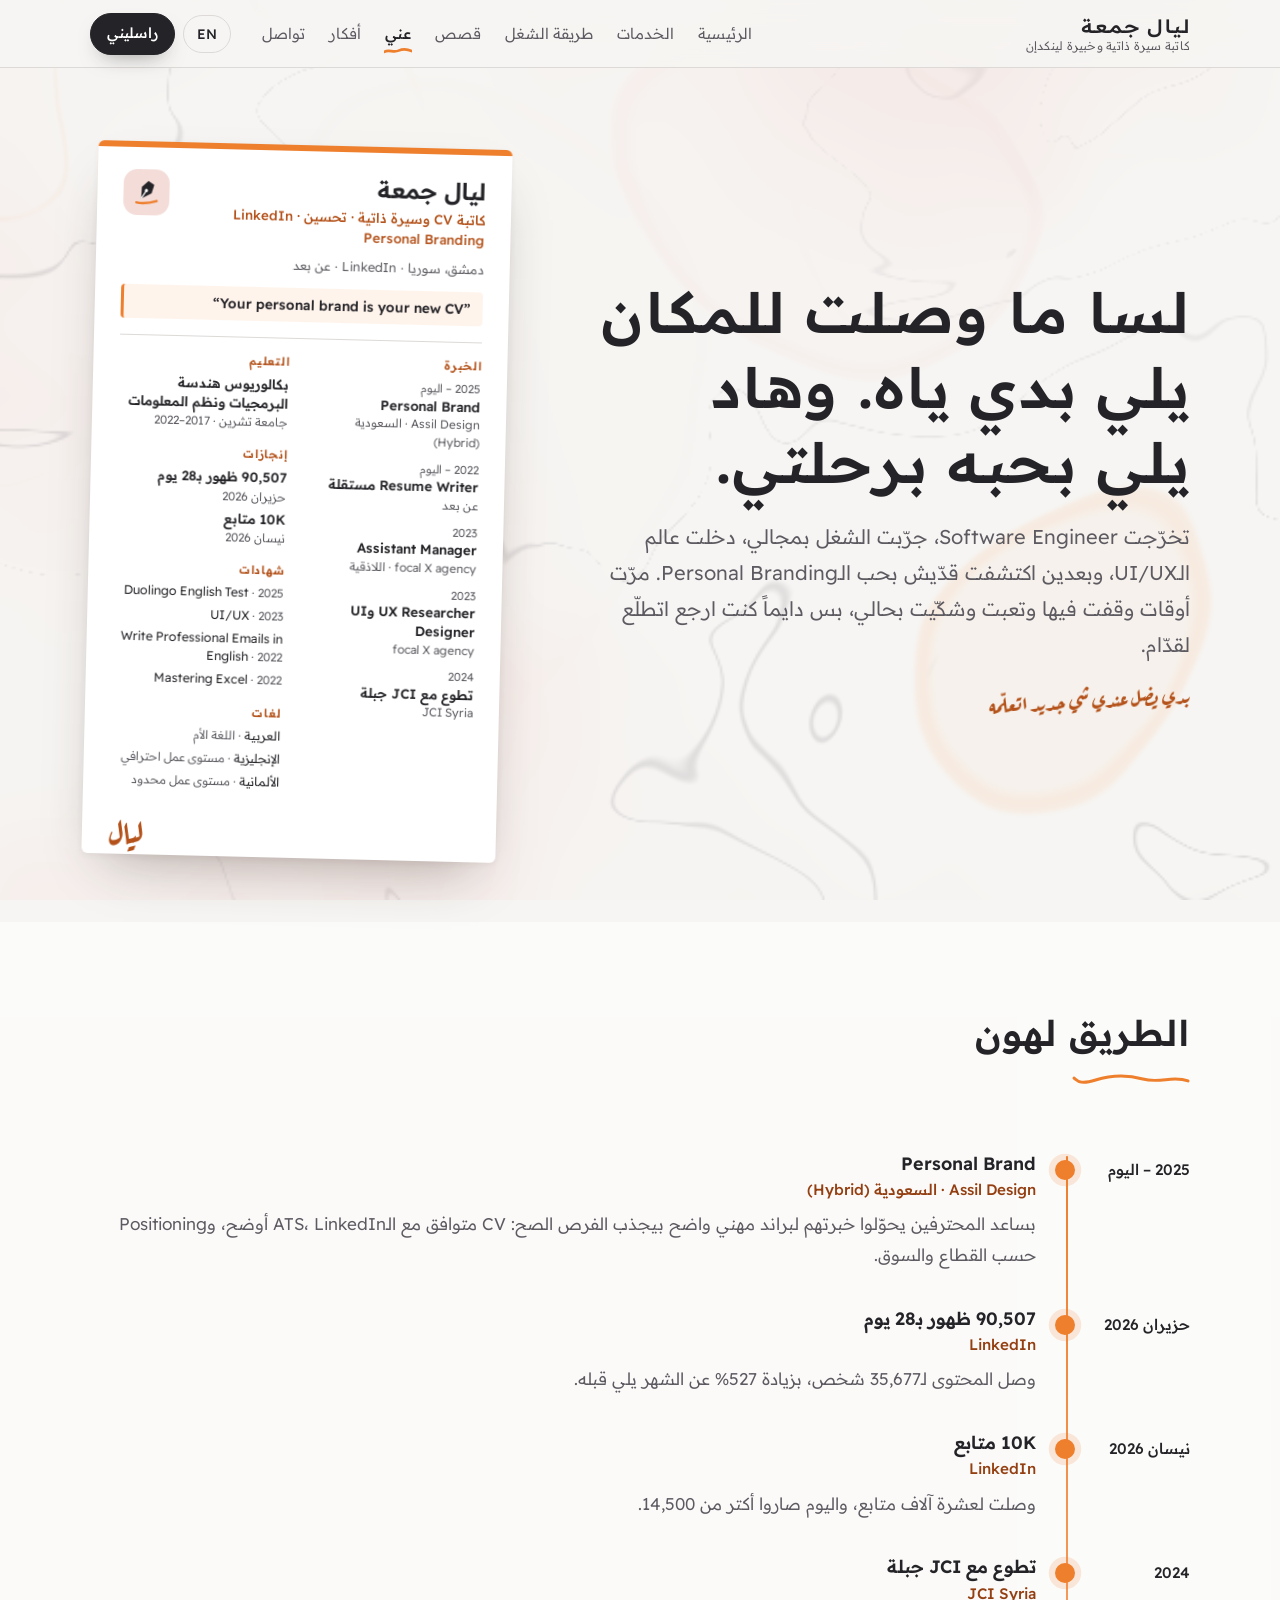
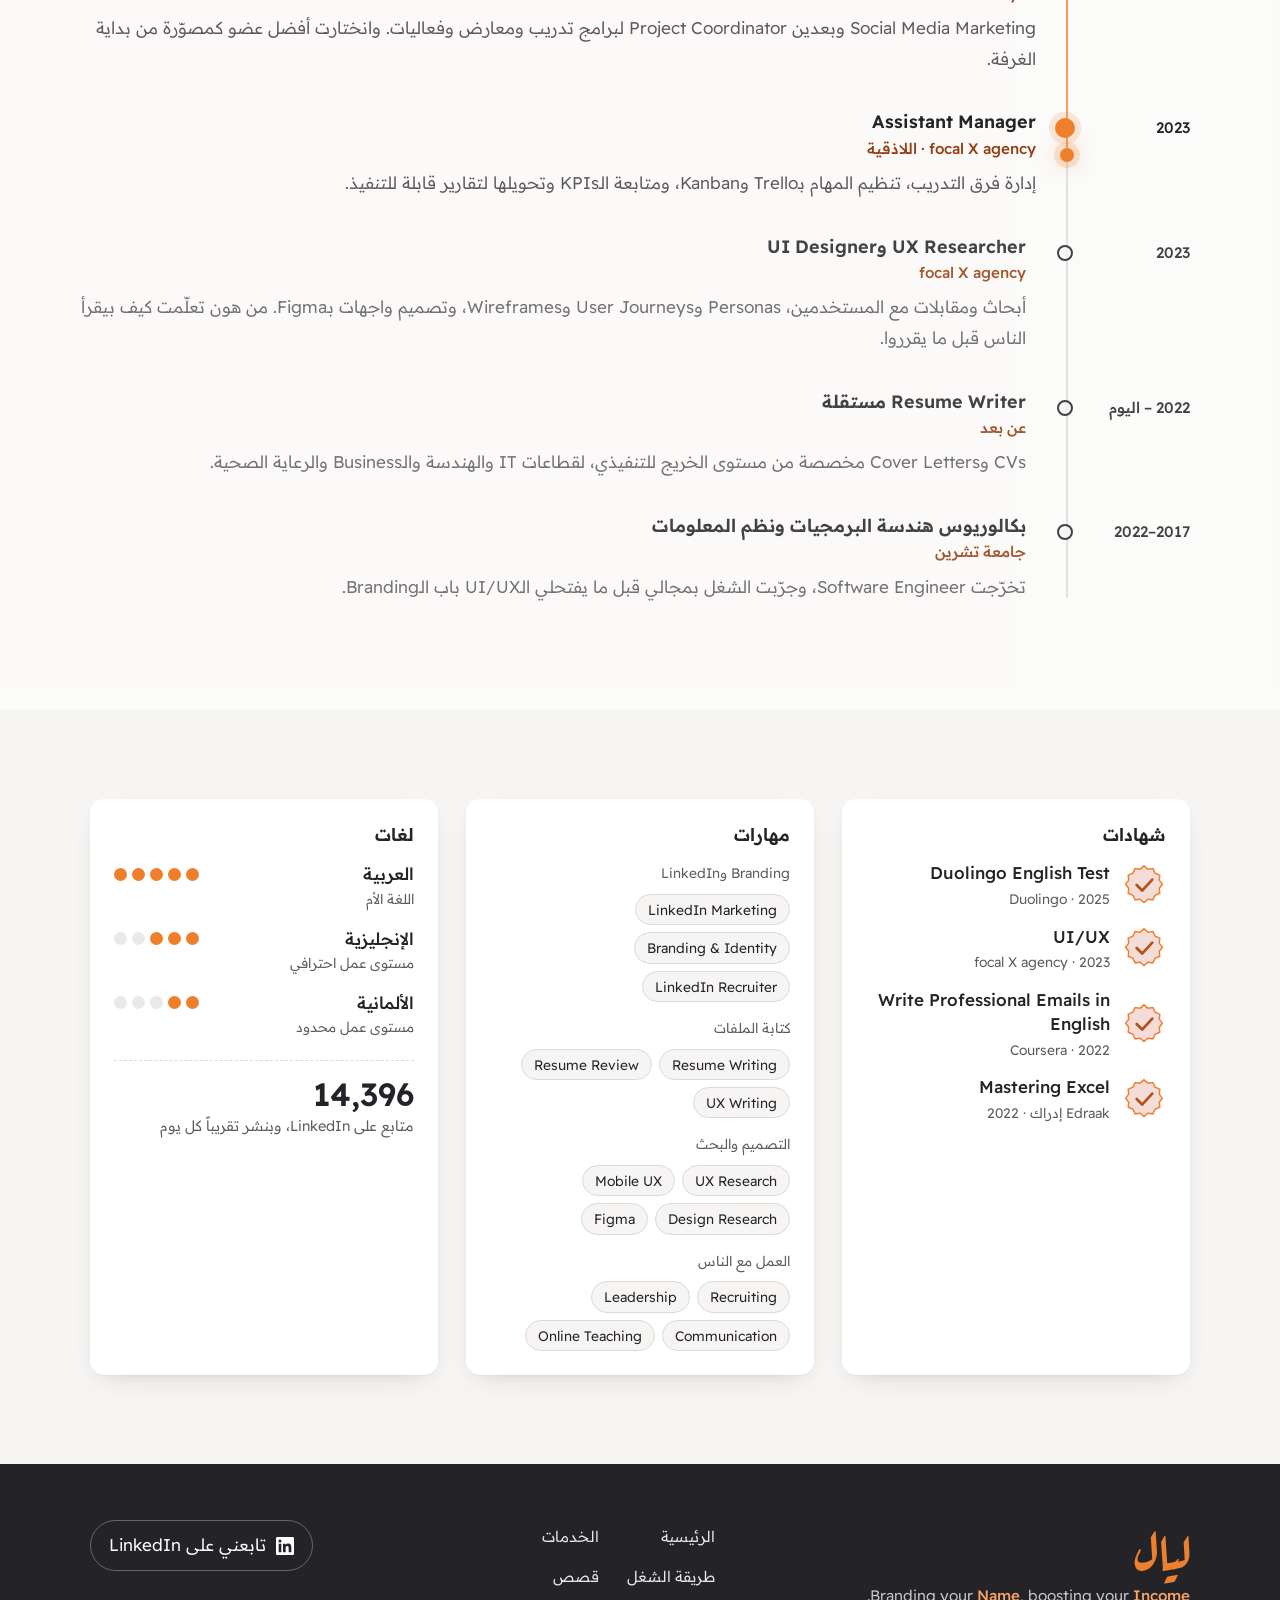
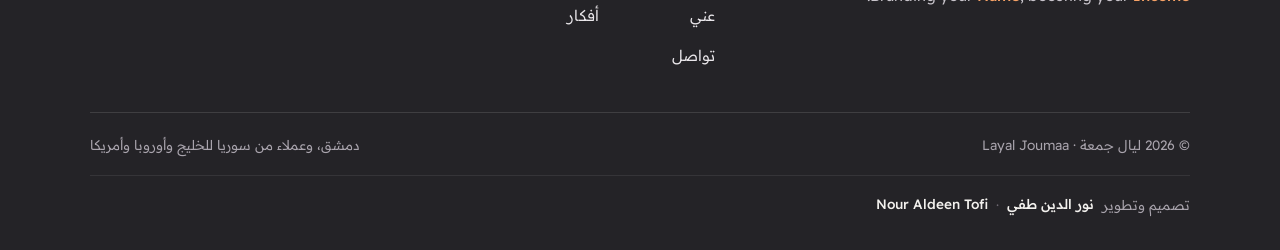
<file: about.html>
<!doctype html>
<html lang="ar" dir="rtl" data-title-ar="عني | ليال جمعة" data-title-en="About | Layal Joumaa">
<head>
<meta charset="utf-8">
<meta name="viewport" content="width=device-width, initial-scale=1">
<title>عني | ليال جمعة</title>
<meta name="description" content="About Layal Joumaa (ليال جمعة): software engineering graduate from Tishreen University, UI/UX and UX research at focal X, JCI volunteer, CV writer since 2022, personal brand at Assil Design.">
<meta name="keywords" content="Layal Joumaa, ليال جمعة, ليال جمعه, Layal Jomaa, Layal Jumaa, Layal Joumaah, Layal Jumah, Layal Juma, Layal Jouma, Layal Gomaa, Layal Jomaah, Layal J., CV writer, resume writer, professional CV writer, ATS resume writer, cover letter writer, LinkedIn profile writer, LinkedIn optimization specialist, LinkedIn profile optimization, personal branding consultant, personal brand strategist, كاتبة سيرة ذاتية, كتابة CV احترافي, كتابة سيرة ذاتية ATS, كتابة سيرة ذاتية بالإنجليزي, كتابة Cover Letter, تحسين حساب لينكدإن, تحسين بروفايل لينكد إن, خبيرة LinkedIn, مستشارة براند شخصي, بناء العلامة الشخصية, دمشق, سوريا, Damascus, Syria, اللاذقية, السعودية">
<meta name="author" content="Layal Joumaa (ليال جمعة)">
<meta name="robots" content="index, follow, max-image-preview:large">
<meta property="og:title" content="About | Layal Joumaa · عني | ليال جمعة">
<meta property="og:description" content="About Layal Joumaa (ليال جمعة): software engineering graduate from Tishreen University, UI/UX and UX research at focal X, JCI volunteer, CV writer since 2022, personal brand at Assil Design.">
<meta property="og:type" content="profile">
<meta property="profile:first_name" content="Layal"><meta property="profile:last_name" content="Joumaa">
<meta property="og:image" content="https://nouraldeentofi.github.io/layal-joumaa/assets/img/og.jpg">
<meta property="og:image:width" content="1200"><meta property="og:image:height" content="630">
<meta property="og:image:alt" content="Layal Joumaa (ليال جمعة): CV &amp; resume writer, LinkedIn optimisation and personal branding">
<meta property="og:locale" content="ar_SY"><meta property="og:locale:alternate" content="en_US">
<meta name="twitter:card" content="summary_large_image">
<meta name="twitter:image" content="https://nouraldeentofi.github.io/layal-joumaa/assets/img/og.jpg">
<meta name="theme-color" content="#F6F5F3">
<link rel="canonical" href="https://nouraldeentofi.github.io/layal-joumaa/about.html">
<link rel="me" href="https://www.linkedin.com/in/layal-j-b01a39201/">
<link rel="alternate" type="text/plain" href="llms.txt" title="Layal Joumaa: summary for AI assistants">
<link rel="icon" href="data:image/svg+xml,%3Csvg xmlns='http://www.w3.org/2000/svg' viewBox='0 0 64 64'%3E%3Crect width='64' height='64' rx='14' fill='%23242327'/%3E%3Cpath d='M18 44c8 2 20 1 28-3' stroke='%23EE7F2D' stroke-width='5' stroke-linecap='round' fill='none'/%3E%3Cpath d='M24 14v22h14' stroke='%23fff' stroke-width='5' stroke-linecap='round' stroke-linejoin='round' fill='none'/%3E%3C/svg%3E">
<link rel="preload" href="assets/fonts/readex-pro-arabic-full-normal.woff2" as="font" type="font/woff2" crossorigin>
<link rel="stylesheet" href="assets/style.css">
<script>(function(){var d=document.documentElement,l="ar";try{l=localStorage.getItem("lj-lang")||"ar"}catch(e){}if(location.hash==="#en")l="en";if(location.hash==="#ar")l="ar";d.lang=l;d.dir=l==="ar"?"rtl":"ltr";try{if(!matchMedia("(prefers-reduced-motion: reduce)").matches&&"IntersectionObserver" in window){d.classList.add("motion");try{}catch(e){}setTimeout(function(){if(!d.classList.contains("js-ok"))d.classList.remove("motion","intro")},2500)}}catch(e){}})()</script>
<script type="application/ld+json">{"@context":"https://schema.org","@graph":[{"@type":"Person","@id":"https://nouraldeentofi.github.io/layal-joumaa/#layal","name":"Layal Joumaa","alternateName":["ليال جمعة","ليال جمعه","Layal Jomaa","Layal Jumaa","Layal Joumaah","Layal Jumah","Layal Juma","Layal Jouma","Layal Gomaa","Layal Jomaah","Layal J.","Eng. Layal","Eng. Layal Joumaa","المهندسة ليال جمعة","م. ليال جمعة","Layal Joumaa CV","Layal Joumaa LinkedIn"],"givenName":"Layal","familyName":"Joumaa","jobTitle":["CV & Resume Writer","LinkedIn Optimization Specialist","Personal Branding Consultant"],"description":"Layal Joumaa (ليال جمعة) is a Syrian CV and resume writer, LinkedIn optimisation specialist and personal-branding consultant. She builds ATS-friendly CVs, cover letters and LinkedIn profiles, and positions graduates, experienced professionals, career changers and company teams for the market they target in Syria, the Gulf, Europe and the US.","url":"https://nouraldeentofi.github.io/layal-joumaa/","sameAs":["https://www.linkedin.com/in/layal-j-b01a39201/"],"worksFor":{"@type":"Organization","name":"Assil Design"},"alumniOf":{"@type":"CollegeOrUniversity","name":"Tishreen University","alternateName":"جامعة تشرين"},"address":{"@type":"PostalAddress","addressLocality":"Damascus","addressCountry":"SY"},"knowsLanguage":[{"@type":"Language","name":"Arabic","alternateName":"ar"},{"@type":"Language","name":"English","alternateName":"en"},{"@type":"Language","name":"German","alternateName":"de"}],"knowsAbout":["CV writing","Resume writing","ATS optimization","Cover letters","LinkedIn profile optimization","Personal branding","Career positioning","Career change","LinkedIn content strategy","Employer branding","UX research","UI design","Figma"],"hasOccupation":{"@type":"Occupation","name":"CV writer and LinkedIn optimization specialist","alternateName":["CV writer","resume writer","professional CV writer","ATS resume writer","cover letter writer","LinkedIn profile writer","LinkedIn optimization specialist","LinkedIn profile optimization","personal branding consultant","personal brand strategist","career positioning","career shift coaching","career consultant","job search strategy","LinkedIn content strategy","employer branding for teams","كاتبة سيرة ذاتية","كتابة CV احترافي","كتابة سيرة ذاتية ATS","كتابة سيرة ذاتية بالإنجليزي","كتابة Cover Letter","تحسين حساب لينكدإن","تحسين بروفايل لينكد إن","خبيرة LinkedIn","مستشارة براند شخصي","بناء العلامة الشخصية","Personal Branding","تغيير المسار المهني","استشارات مهنية","تجهيز ملف مهني للخليج","سيرة ذاتية للسعودية","محتوى لينكدإن"],"skills":"Resume Writing, Resume Review, LinkedIn Marketing, Branding & Identity, LinkedIn Recruiter, Recruiting, UX Writing, UX Research, Online Teaching"},"hasCredential":[{"@type":"EducationalOccupationalCredential","name":"Bachelor's degree, Software Engineering and Information Systems","credentialCategory":"degree","recognizedBy":{"@type":"CollegeOrUniversity","name":"Tishreen University"}},{"@type":"EducationalOccupationalCredential","name":"Duolingo English Test","dateCreated":"2025-06"},{"@type":"EducationalOccupationalCredential","name":"UI/UX","recognizedBy":{"@type":"Organization","name":"focal X agency"},"dateCreated":"2023-05"},{"@type":"EducationalOccupationalCredential","name":"Write Professional Emails in English","recognizedBy":{"@type":"Organization","name":"Coursera"},"dateCreated":"2022-12"},{"@type":"EducationalOccupationalCredential","name":"Mastering Excel","recognizedBy":{"@type":"Organization","name":"Edraak"},"dateCreated":"2022-03"}]},{"@type":"Service","@id":"https://nouraldeentofi.github.io/layal-joumaa/#services","name":"CV, LinkedIn & Personal Branding by Layal Joumaa","alternateName":"كتابة CV وتحسين LinkedIn وPersonal Branding مع ليال جمعة","provider":{"@id":"https://nouraldeentofi.github.io/layal-joumaa/#layal"},"serviceType":["CV writing & optimisation","Cover letter & HR message","LinkedIn optimisation","Career shift & positioning","Personal branding & content","Team profiles for companies"],"areaServed":[{"@type":"Country","name":"Syria"},{"@type":"Country","name":"Saudi Arabia"},{"@type":"Country","name":"United Arab Emirates"},{"@type":"Country","name":"Qatar"},{"@type":"Country","name":"Kuwait"},{"@type":"Country","name":"Germany"},{"@type":"Country","name":"United States"}],"availableChannel":{"@type":"ServiceChannel","serviceUrl":"https://www.linkedin.com/in/layal-j-b01a39201/","name":"LinkedIn direct message"},"hasOfferCatalog":{"@type":"OfferCatalog","name":"Services","itemListElement":[{"@type":"Offer","itemOffered":{"@type":"Service","name":"CV writing & optimisation","alternateName":"كتابة وتحسين الـCV","description":"For anyone applying without replies, or needing one version per market. ATS-friendly structure; Targeted wording built on real job descriptions; Separate versions per market and role; Entry level to executive"}},{"@type":"Offer","itemOffered":{"@type":"Service","name":"Cover letter & HR message","alternateName":"Cover Letter ورسالة الـHR","description":"For anyone who freezes when introducing themselves to HR. Short and tailored to each opening; Gives your CV context instead of repeating it; Plus a first message to HR: who you are, what you want, where the CV is"}},{"@type":"Offer","itemOffered":{"@type":"Service","name":"LinkedIn optimisation","alternateName":"تحسين LinkedIn","description":"For anyone whose profile exists but doesn't work for them. A headline and About that explain your value in seconds; Experience written in your target market's language; Clearer visibility to recruiters; A profile ready for visitors when a post takes off"}},{"@type":"Offer","itemOffered":{"@type":"Service","name":"Career shift & positioning","alternateName":"Career Shift وPositioning","description":"For anyone changing fields and afraid of starting from zero. Mapping your transferable experience and skills; Pinpointing the 2–3 skills you're missing, not every gap in the market; A CV and LinkedIn pointing the same new direction"}},{"@type":"Offer","itemOffered":{"@type":"Service","name":"Personal branding & content","alternateName":"Personal Branding والمحتوى","description":"For people with expertise but no idea what to post, or no time. Topics drawn from your actual work; Hooks that stop the scroll, with a real idea behind them; A two-hours-a-week system: write and schedule, then get back to work"}},{"@type":"Offer","itemOffered":{"@type":"Service","name":"Team profiles for companies","alternateName":"صورة موحّدة لفريق الشركة","description":"For companies that want every employee to look professional, with the same DNA. Understanding the brand and the image it wants to project; A unified template and visual direction; Every employee keeps a profile true to their own experience"}}]}},{"@type":"WebSite","@id":"https://nouraldeentofi.github.io/layal-joumaa/#site","name":"Layal Joumaa","alternateName":"ليال جمعة","inLanguage":["ar","en"],"about":{"@id":"https://nouraldeentofi.github.io/layal-joumaa/#layal"},"publisher":{"@id":"https://nouraldeentofi.github.io/layal-joumaa/#layal"}},{"@type":"AboutPage","name":"About | Layal Joumaa","description":"About Layal Joumaa (ليال جمعة): software engineering graduate from Tishreen University, UI/UX and UX research at focal X, JCI volunteer, CV writer since 2022, personal brand at Assil Design.","url":"https://nouraldeentofi.github.io/layal-joumaa/about.html","inLanguage":["ar","en"],"isPartOf":{"@id":"https://nouraldeentofi.github.io/layal-joumaa/#site"},"about":{"@id":"https://nouraldeentofi.github.io/layal-joumaa/#layal"},"primaryImageOfPage":{"@type":"ImageObject","url":"https://nouraldeentofi.github.io/layal-joumaa/assets/img/og.jpg","width":1200,"height":630}}]}</script>
</head>
<body data-page="about">
<a class="skip" href="#main"><span data-l="ar">انتقل للمحتوى</span><span data-l="en" lang="en">Skip to content</span></a>
<header class="top"><div class="wrap top-in">
  <a class="brand" href="index.html"><span data-l="ar"><b>ليال جمعة</b><small>كاتبة سيرة ذاتية وخبيرة لينكدإن</small></span><span data-l="en" lang="en"><b>Layal Joumaa</b><small>CV, LinkedIn & personal brand</small></span></a>
  <nav class="nav" id="nav" aria-label="القائمة الرئيسية" data-al-ar="القائمة الرئيسية" data-al-en="Main"><a href="index.html" style="--k:0"><span data-l="ar">الرئيسية</span><span data-l="en" lang="en">Home</span></a><a href="services.html" style="--k:1"><span data-l="ar">الخدمات</span><span data-l="en" lang="en">Services</span></a><a href="method.html" style="--k:2"><span data-l="ar">طريقة الشغل</span><span data-l="en" lang="en">Method</span></a><a href="stories.html" style="--k:3"><span data-l="ar">قصص</span><span data-l="en" lang="en">Stories</span></a><a href="about.html" aria-current="page" style="--k:4"><span data-l="ar">عني</span><span data-l="en" lang="en">About</span></a><a href="ideas.html" style="--k:5"><span data-l="ar">أفكار</span><span data-l="en" lang="en">Ideas</span></a><a href="contact.html" style="--k:6"><span data-l="ar">تواصل</span><span data-l="en" lang="en">Contact</span></a>
    <div class="nav-extra">
      <div class="nav-card"><span class="mark"><svg class="nib" viewBox="0 0 32 32" aria-hidden="true"><path class="nib-ink" d="M5.5 27c6 1.4 13 1 21.5-1.8"/><g transform="rotate(32 16 14)"><path class="nib-body" d="M16 24.5 9.8 13.6 12.3 4.5h7.4l2.5 9.1z"/><path class="nib-slit" d="M16 24v-8.4"/><circle class="nib-hole" cx="16" cy="14.2" r="1.7"/></g></svg></span>
        <p><span data-l="ar"><b>ليال جمعة</b><span>بساعدك يحكي ملفك عنك قبل المقابلة</span></span><span data-l="en" lang="en"><b>Layal Joumaa</b><span>Helping your profile speak before the interview</span></span></p></div>
      <a class="btn btn-orange" href="contact.html"><span data-l="ar">ابعتلي رسالة</span><span data-l="en" lang="en">Message me</span></a>
      <a class="btn btn-line js-li" href="https://www.linkedin.com/in/layal-j-b01a39201/" rel="noopener" target="_blank"><svg viewBox="0 0 24 24" aria-hidden="true" fill="currentColor"><path d="M20.45 20.45h-3.56v-5.57c0-1.33-.03-3.04-1.85-3.04-1.86 0-2.14 1.45-2.14 2.94v5.67H9.34V9h3.42v1.56h.05c.48-.9 1.64-1.85 3.37-1.85 3.6 0 4.27 2.37 4.27 5.46v6.28ZM5.34 7.43a2.06 2.06 0 1 1 0-4.13 2.06 2.06 0 0 1 0 4.13ZM7.12 20.45H3.56V9h3.56v11.45ZM22.22 0H1.77C.79 0 0 .77 0 1.73v20.54C0 23.23.79 24 1.77 24h20.45c.98 0 1.78-.77 1.78-1.73V1.73C24 .77 23.2 0 22.22 0Z"/></svg>LinkedIn</a>
    </div>
  </nav>
  <div class="acts">
    <button class="lang" id="langBtn" type="button">EN</button>
    <a class="btn btn-ink small" href="contact.html"><span data-l="ar">راسليني</span><span data-l="en" lang="en">Get in touch</span></a>
    <button class="menu" id="menuBtn" type="button" aria-expanded="false" aria-controls="nav"><span class="vh"><span data-l="ar">القائمة</span><span data-l="en" lang="en">Menu</span></span><span class="burger" aria-hidden="true"><i></i><i></i><i></i></span></button>
  </div>
</div><span class="progress" aria-hidden="true"></span></header>
<main id="main">

<section class="phead"><div class="wrap about-top">
  <div>
    <h1 class="display"><span data-l="ar">لسا ما وصلت للمكان يلي بدي ياه. وهاد يلي بحبه برحلتي.</span><span data-l="en" lang="en">I haven't arrived yet, and that's what I love about the journey.</span></h1>
    <p class="lede"><span data-l="ar">تخرّجت Software Engineer، جرّبت الشغل بمجالي، دخلت عالم الـUI/UX، وبعدين اكتشفت قدّيش بحب الـPersonal Branding. مرّت أوقات وقفت فيها وتعبت وشكّيت بحالي، بس دايماً كنت ارجع اتطلّع لقدّام.</span><span data-l="en" lang="en">I graduated as a software engineer, worked in the field, moved into UI/UX, then found how much I love personal branding. There were times I stopped, got tired and doubted myself, but I always came back to looking ahead.</span></p>
    <p class="note"><span data-l="ar">بدي يضل عندي شي جديد اتعلّمه</span><span data-l="en" lang="en">I always want something new to learn</span></p>
  </div>
  <div class="frame"><div class="cvdoc" role="img" aria-label="سيرة ليال الذاتية بصفحة وحدة، من نفس المعلومات يلي بهالصفحة" data-al-ar="سيرة ليال الذاتية بصفحة وحدة، من نفس المعلومات يلي بهالصفحة" data-al-en="Layal&#x27;s CV on one page, set from the facts on this page" data-tilt>
  <div class="cd-head">
    <div><p class="cd-name"><span data-l="ar">ليال جمعة</span><span data-l="en" lang="en">Layal Joumaa</span></p>
      <p class="cd-role"><span data-l="ar">كاتبة CV وسيرة ذاتية · تحسين LinkedIn · Personal Branding</span><span data-l="en" lang="en">CV & resume writer · LinkedIn optimisation · Personal branding</span></p></div>
    <span class="cd-mark"><svg class="nib" viewBox="0 0 32 32" aria-hidden="true"><path class="nib-ink" d="M5.5 27c6 1.4 13 1 21.5-1.8"/><g transform="rotate(32 16 14)"><path class="nib-body" d="M16 24.5 9.8 13.6 12.3 4.5h7.4l2.5 9.1z"/><path class="nib-slit" d="M16 24v-8.4"/><circle class="nib-hole" cx="16" cy="14.2" r="1.7"/></g></svg></span>
  </div>
  <p class="cd-meta"><span data-l="ar">دمشق، سوريا</span><span data-l="en" lang="en">Damascus, Syria</span> · LinkedIn · <span data-l="ar">عن بعد</span><span data-l="en" lang="en">Remote</span></p>
  <p class="cd-tag" lang="en" dir="ltr">“Your personal brand is your new CV”</p>
  <div class="cd-cols">
    <div class="cd-main"><p class="cd-h"><span data-l="ar">الخبرة</span><span data-l="en" lang="en">Experience</span></p><ol class="cd-jobs"><li><span class="cd-y"><span data-l="ar">2025 – اليوم</span><span data-l="en" lang="en">2025 – now</span></span><b><span data-l="ar">Personal Brand</span><span data-l="en" lang="en">Personal brand</span></b><small><span data-l="ar">Assil Design · السعودية (Hybrid)</span><span data-l="en" lang="en">Assil Design · Saudi Arabia (hybrid)</span></small></li><li><span class="cd-y"><span data-l="ar">2022 – اليوم</span><span data-l="en" lang="en">2022 – now</span></span><b><span data-l="ar">Resume Writer مستقلة</span><span data-l="en" lang="en">Freelance resume writer</span></b><small><span data-l="ar">عن بعد</span><span data-l="en" lang="en">Remote</span></small></li><li><span class="cd-y"><span data-l="ar">2023</span><span data-l="en" lang="en">2023</span></span><b><span data-l="ar">Assistant Manager</span><span data-l="en" lang="en">Assistant manager</span></b><small><span data-l="ar">focal X agency · اللاذقية</span><span data-l="en" lang="en">focal X agency · Latakia</span></small></li><li><span class="cd-y"><span data-l="ar">2023</span><span data-l="en" lang="en">2023</span></span><b><span data-l="ar">UX Researcher وUI Designer</span><span data-l="en" lang="en">UX researcher & UI designer</span></b><small><span data-l="ar">focal X agency</span><span data-l="en" lang="en">focal X agency</span></small></li><li><span class="cd-y"><span data-l="ar">2024</span><span data-l="en" lang="en">2024</span></span><b><span data-l="ar">تطوع مع JCI جبلة</span><span data-l="en" lang="en">Volunteering, JCI Jableh</span></b><small><span data-l="ar">JCI Syria</span><span data-l="en" lang="en">JCI Syria</span></small></li></ol></div>
    <div class="cd-side">
      <p class="cd-h"><span data-l="ar">التعليم</span><span data-l="en" lang="en">Education</span></p><p class="cd-edu"><b><span data-l="ar">بكالوريوس هندسة البرمجيات ونظم المعلومات</span><span data-l="en" lang="en">B.Sc. Software Engineering & Information Systems</span></b><small><span data-l="ar">جامعة تشرين</span><span data-l="en" lang="en">Tishreen University</span> · 2017–2022</small></p>
      <p class="cd-h"><span data-l="ar">إنجازات</span><span data-l="en" lang="en">Highlights</span></p><ul class="cd-list"><li><b><span data-l="ar">90,507 ظهور بـ28 يوم</span><span data-l="en" lang="en">90,507 impressions in 28 days</span></b><small><span data-l="ar">حزيران 2026</span><span data-l="en" lang="en">June 2026</span></small></li><li><b><span data-l="ar">10K متابع</span><span data-l="en" lang="en">10K followers</span></b><small><span data-l="ar">نيسان 2026</span><span data-l="en" lang="en">April 2026</span></small></li></ul>
      <p class="cd-h"><span data-l="ar">شهادات</span><span data-l="en" lang="en">Certificates</span></p><ul class="cd-list"><li lang="en">Duolingo English Test <small>· 2025</small></li><li lang="en">UI/UX <small>· 2023</small></li><li lang="en">Write Professional Emails in English <small>· 2022</small></li><li lang="en">Mastering Excel <small>· 2022</small></li></ul>
      <p class="cd-h"><span data-l="ar">لغات</span><span data-l="en" lang="en">Languages</span></p><ul class="cd-list"><li><span data-l="ar">العربية</span><span data-l="en" lang="en">Arabic</span> <small>· <span data-l="ar">اللغة الأم</span><span data-l="en" lang="en">Native</span></small></li><li><span data-l="ar">الإنجليزية</span><span data-l="en" lang="en">English</span> <small>· <span data-l="ar">مستوى عمل احترافي</span><span data-l="en" lang="en">Professional working</span></small></li><li><span data-l="ar">الألمانية</span><span data-l="en" lang="en">German</span> <small>· <span data-l="ar">مستوى عمل محدود</span><span data-l="en" lang="en">Limited working</span></small></li></ul>
    </div>
  </div>
  <span class="cd-sig" aria-hidden="true"><span data-l="ar">ليال</span><span data-l="en" lang="en">Layal</span></span>
</div></div>
</div></section>

<section class="paper"><div class="wrap">
  <div class="sec-head"><h2 class="h2"><span data-l="ar">الطريق لهون</span><span data-l="en" lang="en">The road so far</span></h2><svg class="squig" viewBox="0 0 120 14" aria-hidden="true"><path pathLength="1" d="M2 9C18 3 30 12 48 7S80 3 96 8s18 1 22-2"/></svg></div>
  <div class="trail tl-trail" data-trail><span class="trail-line" aria-hidden="true"><span class="trail-fill"></span><span class="trail-head"></span></span>
  <ol class="tl"><li class="now"><span class="yr"><span data-l="ar">2025 – اليوم</span><span data-l="en" lang="en">2025 – now</span></span><div class="body"><h3><span data-l="ar">Personal Brand</span><span data-l="en" lang="en">Personal brand</span></h3><p class="org"><span data-l="ar">Assil Design · السعودية (Hybrid)</span><span data-l="en" lang="en">Assil Design · Saudi Arabia (hybrid)</span></p><p><span data-l="ar">بساعد المحترفين يحوّلوا خبرتهم لبراند مهني واضح بيجذب الفرص الصح: CV متوافق مع الـATS، LinkedIn أوضح، وPositioning حسب القطاع والسوق.</span><span data-l="en" lang="en">Helping professionals turn experience into a clear personal brand that attracts the right opportunities: ATS-ready CVs, sharper LinkedIn, positioning by industry and market.</span></p></div></li><li class=""><span class="yr"><span data-l="ar">حزيران 2026</span><span data-l="en" lang="en">June 2026</span></span><div class="body"><h3><span data-l="ar">90,507 ظهور بـ28 يوم</span><span data-l="en" lang="en">90,507 impressions in 28 days</span></h3><p class="org"><span data-l="ar">LinkedIn</span><span data-l="en" lang="en">LinkedIn</span></p><p><span data-l="ar">وصل المحتوى لـ35,677 شخص، بزيادة 527% عن الشهر يلي قبله.</span><span data-l="en" lang="en">Content reached 35,677 members, up 527% on the month before.</span></p></div></li><li class=""><span class="yr"><span data-l="ar">نيسان 2026</span><span data-l="en" lang="en">April 2026</span></span><div class="body"><h3><span data-l="ar">10K متابع</span><span data-l="en" lang="en">10K followers</span></h3><p class="org"><span data-l="ar">LinkedIn</span><span data-l="en" lang="en">LinkedIn</span></p><p><span data-l="ar">وصلت لعشرة آلاف متابع، واليوم صاروا أكتر من 14,500.</span><span data-l="en" lang="en">Reached ten thousand followers; today it's over 14,500.</span></p></div></li><li class=""><span class="yr"><span data-l="ar">2024</span><span data-l="en" lang="en">2024</span></span><div class="body"><h3><span data-l="ar">تطوع مع JCI جبلة</span><span data-l="en" lang="en">Volunteering, JCI Jableh</span></h3><p class="org"><span data-l="ar">JCI Syria</span><span data-l="en" lang="en">JCI Syria</span></p><p><span data-l="ar">Social Media Marketing وبعدين Project Coordinator لبرامج تدريب ومعارض وفعاليات. وانختارت أفضل عضو كمصوّرة من بداية الغرفة.</span><span data-l="en" lang="en">Social media marketing, then project coordinator for trainings, exhibitions and events. Chosen best member as photographer since the chamber began.</span></p></div></li><li class=""><span class="yr"><span data-l="ar">2023</span><span data-l="en" lang="en">2023</span></span><div class="body"><h3><span data-l="ar">Assistant Manager</span><span data-l="en" lang="en">Assistant manager</span></h3><p class="org"><span data-l="ar">focal X agency · اللاذقية</span><span data-l="en" lang="en">focal X agency · Latakia</span></p><p><span data-l="ar">إدارة فرق التدريب، تنظيم المهام بـTrello وKanban، ومتابعة الـKPIs وتحويلها لتقارير قابلة للتنفيذ.</span><span data-l="en" lang="en">Led training teams, ran tasks in Trello and Kanban, and turned KPIs into actionable reports.</span></p></div></li><li class=""><span class="yr"><span data-l="ar">2023</span><span data-l="en" lang="en">2023</span></span><div class="body"><h3><span data-l="ar">UX Researcher وUI Designer</span><span data-l="en" lang="en">UX researcher & UI designer</span></h3><p class="org"><span data-l="ar">focal X agency</span><span data-l="en" lang="en">focal X agency</span></p><p><span data-l="ar">أبحاث ومقابلات مع المستخدمين، Personas وUser Journeys وWireframes، وتصميم واجهات بـFigma. من هون تعلّمت كيف بيقرأ الناس قبل ما يقرروا.</span><span data-l="en" lang="en">User research and interviews, personas, journeys and wireframes, interfaces in Figma. Where I learned how people read before they decide.</span></p></div></li><li class="now"><span class="yr"><span data-l="ar">2022 – اليوم</span><span data-l="en" lang="en">2022 – now</span></span><div class="body"><h3><span data-l="ar">Resume Writer مستقلة</span><span data-l="en" lang="en">Freelance resume writer</span></h3><p class="org"><span data-l="ar">عن بعد</span><span data-l="en" lang="en">Remote</span></p><p><span data-l="ar">CVs وCover Letters مخصصة من مستوى الخريج للتنفيذي، لقطاعات IT والهندسة والـBusiness والرعاية الصحية.</span><span data-l="en" lang="en">Tailored CVs and cover letters, entry level to executive, across IT, engineering, business and healthcare.</span></p></div></li><li class=""><span class="yr"><span data-l="ar">2017–2022</span><span data-l="en" lang="en">2017–2022</span></span><div class="body"><h3><span data-l="ar">بكالوريوس هندسة البرمجيات ونظم المعلومات</span><span data-l="en" lang="en">B.Sc. Software Engineering & Information Systems</span></h3><p class="org"><span data-l="ar">جامعة تشرين</span><span data-l="en" lang="en">Tishreen University</span></p><p><span data-l="ar">تخرّجت Software Engineer، وجرّبت الشغل بمجالي قبل ما يفتحلي الـUI/UX باب الـBranding.</span><span data-l="en" lang="en">Graduated as a software engineer and worked in the field before UI/UX led me to branding.</span></p></div></li></ol></div>
</div></section>

<section><div class="wrap">
  <h2 class="vh"><span data-l="ar">شهادات ومهارات ولغات</span><span data-l="en" lang="en">Certificates, skills and languages</span></h2>
  <div class="facts" data-snap>
    <div class="fact certs"><h3><span data-l="ar">شهادات</span><span data-l="en" lang="en">Certificates</span></h3><ul><li style="--k:0"><span class="seal"><svg viewBox="0 0 48 48" aria-hidden="true"><path class="ring" d="M24 2l4.2 3.6 5.5-.7 2.4 5 5.1 2.2-.5 5.5L44 22l-3.3 4.4.5 5.5-5.1 2.2-2.4 5-5.5-.7L24 42l-4.2-3.6-5.5.7-2.4-5-5.1-2.2.5-5.5L4 22l3.3-4.4-.5-5.5 5.1-2.2 2.4-5 5.5.7z"/><path class="tick" pathLength="1" d="M16 23l6 6 11-12"/></svg></span><span class="ct"><b lang="en">Duolingo English Test</b><small>Duolingo · 2025</small></span></li><li style="--k:1"><span class="seal"><svg viewBox="0 0 48 48" aria-hidden="true"><path class="ring" d="M24 2l4.2 3.6 5.5-.7 2.4 5 5.1 2.2-.5 5.5L44 22l-3.3 4.4.5 5.5-5.1 2.2-2.4 5-5.5-.7L24 42l-4.2-3.6-5.5.7-2.4-5-5.1-2.2.5-5.5L4 22l3.3-4.4-.5-5.5 5.1-2.2 2.4-5 5.5.7z"/><path class="tick" pathLength="1" d="M16 23l6 6 11-12"/></svg></span><span class="ct"><b lang="en">UI/UX</b><small>focal X agency · 2023</small></span></li><li style="--k:2"><span class="seal"><svg viewBox="0 0 48 48" aria-hidden="true"><path class="ring" d="M24 2l4.2 3.6 5.5-.7 2.4 5 5.1 2.2-.5 5.5L44 22l-3.3 4.4.5 5.5-5.1 2.2-2.4 5-5.5-.7L24 42l-4.2-3.6-5.5.7-2.4-5-5.1-2.2.5-5.5L4 22l3.3-4.4-.5-5.5 5.1-2.2 2.4-5 5.5.7z"/><path class="tick" pathLength="1" d="M16 23l6 6 11-12"/></svg></span><span class="ct"><b lang="en">Write Professional Emails in English</b><small>Coursera · 2022</small></span></li><li style="--k:3"><span class="seal"><svg viewBox="0 0 48 48" aria-hidden="true"><path class="ring" d="M24 2l4.2 3.6 5.5-.7 2.4 5 5.1 2.2-.5 5.5L44 22l-3.3 4.4.5 5.5-5.1 2.2-2.4 5-5.5-.7L24 42l-4.2-3.6-5.5.7-2.4-5-5.1-2.2.5-5.5L4 22l3.3-4.4-.5-5.5 5.1-2.2 2.4-5 5.5.7z"/><path class="tick" pathLength="1" d="M16 23l6 6 11-12"/></svg></span><span class="ct"><b lang="en">Mastering Excel</b><small>Edraak إدراك · 2022</small></span></li></ul></div>
    <div class="fact skills"><h3><span data-l="ar">مهارات</span><span data-l="en" lang="en">Skills</span></h3><div class="sg"><p class="sg-t"><span data-l="ar">Branding وLinkedIn</span><span data-l="en" lang="en">Branding & LinkedIn</span></p><ul class="chipset"><li lang="en" style="--k:0">LinkedIn Marketing</li><li lang="en" style="--k:1">Branding & Identity</li><li lang="en" style="--k:2">LinkedIn Recruiter</li></ul></div><div class="sg"><p class="sg-t"><span data-l="ar">كتابة الملفات</span><span data-l="en" lang="en">Writing</span></p><ul class="chipset"><li lang="en" style="--k:3">Resume Writing</li><li lang="en" style="--k:4">Resume Review</li><li lang="en" style="--k:5">UX Writing</li></ul></div><div class="sg"><p class="sg-t"><span data-l="ar">التصميم والبحث</span><span data-l="en" lang="en">Design & research</span></p><ul class="chipset"><li lang="en" style="--k:6">UX Research</li><li lang="en" style="--k:7">Mobile UX</li><li lang="en" style="--k:8">Design Research</li><li lang="en" style="--k:9">Figma</li></ul></div><div class="sg"><p class="sg-t"><span data-l="ar">العمل مع الناس</span><span data-l="en" lang="en">Working with people</span></p><ul class="chipset"><li lang="en" style="--k:10">Recruiting</li><li lang="en" style="--k:11">Leadership</li><li lang="en" style="--k:12">Communication</li><li lang="en" style="--k:13">Online Teaching</li></ul></div></div>
    <div class="fact langs"><h3><span data-l="ar">لغات</span><span data-l="en" lang="en">Languages</span></h3><ul><li><span class="ln"><span data-l="ar">العربية</span><span data-l="en" lang="en">Arabic</span></span><span class="meter" style="--lv:5" role="img" aria-label="5/5"><i style="--k:0"></i><i style="--k:1"></i><i style="--k:2"></i><i style="--k:3"></i><i style="--k:4"></i></span><small><span data-l="ar">اللغة الأم</span><span data-l="en" lang="en">Native</span></small></li><li><span class="ln"><span data-l="ar">الإنجليزية</span><span data-l="en" lang="en">English</span></span><span class="meter" style="--lv:3" role="img" aria-label="3/5"><i style="--k:0"></i><i style="--k:1"></i><i style="--k:2"></i><i style="--k:3"></i><i style="--k:4"></i></span><small><span data-l="ar">مستوى عمل احترافي</span><span data-l="en" lang="en">Professional working</span></small></li><li><span class="ln"><span data-l="ar">الألمانية</span><span data-l="en" lang="en">German</span></span><span class="meter" style="--lv:2" role="img" aria-label="2/5"><i style="--k:0"></i><i style="--k:1"></i><i style="--k:2"></i><i style="--k:3"></i><i style="--k:4"></i></span><small><span data-l="ar">مستوى عمل محدود</span><span data-l="en" lang="en">Limited working</span></small></li></ul>
      <p class="fol"><b data-count="14552">14,552</b><span><span data-l="ar">متابع على LinkedIn، وبنشر تقريباً كل يوم</span><span data-l="en" lang="en">LinkedIn followers, with a post almost every day</span></span></p></div>
  </div>
</div></section>

</main>
<footer class="foot"><div class="wrap">
  <div class="foot-grid">
    <div>
      <p class="sig"><span data-l="ar">ليال</span><span data-l="en" lang="en">Layal</span></p>
      <p class="slogan">Branding your <b>Name</b>, boosting your <b>Income</b>.</p>
    </div>
    <nav aria-label="روابط الموقع" data-al-ar="روابط الموقع" data-al-en="Footer"><a href="index.html"><span data-l="ar">الرئيسية</span><span data-l="en" lang="en">Home</span></a><a href="services.html"><span data-l="ar">الخدمات</span><span data-l="en" lang="en">Services</span></a><a href="method.html"><span data-l="ar">طريقة الشغل</span><span data-l="en" lang="en">Method</span></a><a href="stories.html"><span data-l="ar">قصص</span><span data-l="en" lang="en">Stories</span></a><a href="about.html"><span data-l="ar">عني</span><span data-l="en" lang="en">About</span></a><a href="ideas.html"><span data-l="ar">أفكار</span><span data-l="en" lang="en">Ideas</span></a><a href="contact.html"><span data-l="ar">تواصل</span><span data-l="en" lang="en">Contact</span></a></nav>
    <a class="li js-li" href="https://www.linkedin.com/in/layal-j-b01a39201/" rel="me noopener" target="_blank"><svg viewBox="0 0 24 24" aria-hidden="true" fill="currentColor"><path d="M20.45 20.45h-3.56v-5.57c0-1.33-.03-3.04-1.85-3.04-1.86 0-2.14 1.45-2.14 2.94v5.67H9.34V9h3.42v1.56h.05c.48-.9 1.64-1.85 3.37-1.85 3.6 0 4.27 2.37 4.27 5.46v6.28ZM5.34 7.43a2.06 2.06 0 1 1 0-4.13 2.06 2.06 0 0 1 0 4.13ZM7.12 20.45H3.56V9h3.56v11.45ZM22.22 0H1.77C.79 0 0 .77 0 1.73v20.54C0 23.23.79 24 1.77 24h20.45c.98 0 1.78-.77 1.78-1.73V1.73C24 .77 23.2 0 22.22 0Z"/></svg><span data-l="ar">تابعني على LinkedIn</span><span data-l="en" lang="en">Follow on LinkedIn</span></a>
  </div>
  <div class="foot-base">
    <span>© 2026 <span data-l="ar">ليال جمعة · Layal Joumaa</span><span data-l="en" lang="en">Layal Joumaa · ليال جمعة</span></span>
    <span><span data-l="ar">دمشق، وعملاء من سوريا للخليج وأوروبا وأمريكا</span><span data-l="en" lang="en">Damascus, with clients from Syria to the Gulf, Europe and the US</span></span>
  </div>
  <p class="credit"><span data-l="ar">تصميم وتطوير</span><span data-l="en" lang="en">Designed &amp; built by</span>
    <a href="https://nouraldeentofi.com" rel="noopener" target="_blank" lang="ar" dir="rtl">نور الدين طفي</a><span class="sep" aria-hidden="true">·</span><a href="https://nouraldeentofi.com" rel="noopener" target="_blank" lang="en" dir="ltr">Nour Aldeen Tofi</a></p>
</div></footer>
<div class="dock" id="dock">
  <a class="dock-main" href="contact.html"><span data-l="ar">ابعتلي رسالة</span><span data-l="en" lang="en">Send me a message</span><span aria-hidden="true">✎</span></a>
  <a class="dock-li js-li" href="https://www.linkedin.com/in/layal-j-b01a39201/" rel="noopener" target="_blank" aria-label="LinkedIn"><svg viewBox="0 0 24 24" aria-hidden="true" fill="currentColor"><path d="M20.45 20.45h-3.56v-5.57c0-1.33-.03-3.04-1.85-3.04-1.86 0-2.14 1.45-2.14 2.94v5.67H9.34V9h3.42v1.56h.05c.48-.9 1.64-1.85 3.37-1.85 3.6 0 4.27 2.37 4.27 5.46v6.28ZM5.34 7.43a2.06 2.06 0 1 1 0-4.13 2.06 2.06 0 0 1 0 4.13ZM7.12 20.45H3.56V9h3.56v11.45ZM22.22 0H1.77C.79 0 0 .77 0 1.73v20.54C0 23.23.79 24 1.77 24h20.45c.98 0 1.78-.77 1.78-1.73V1.73C24 .77 23.2 0 22.22 0Z"/></svg></a>
</div>
<script src="assets/ebru.js" defer></script>
<script src="assets/site.js" defer></script>
</body>
</html>
</file>
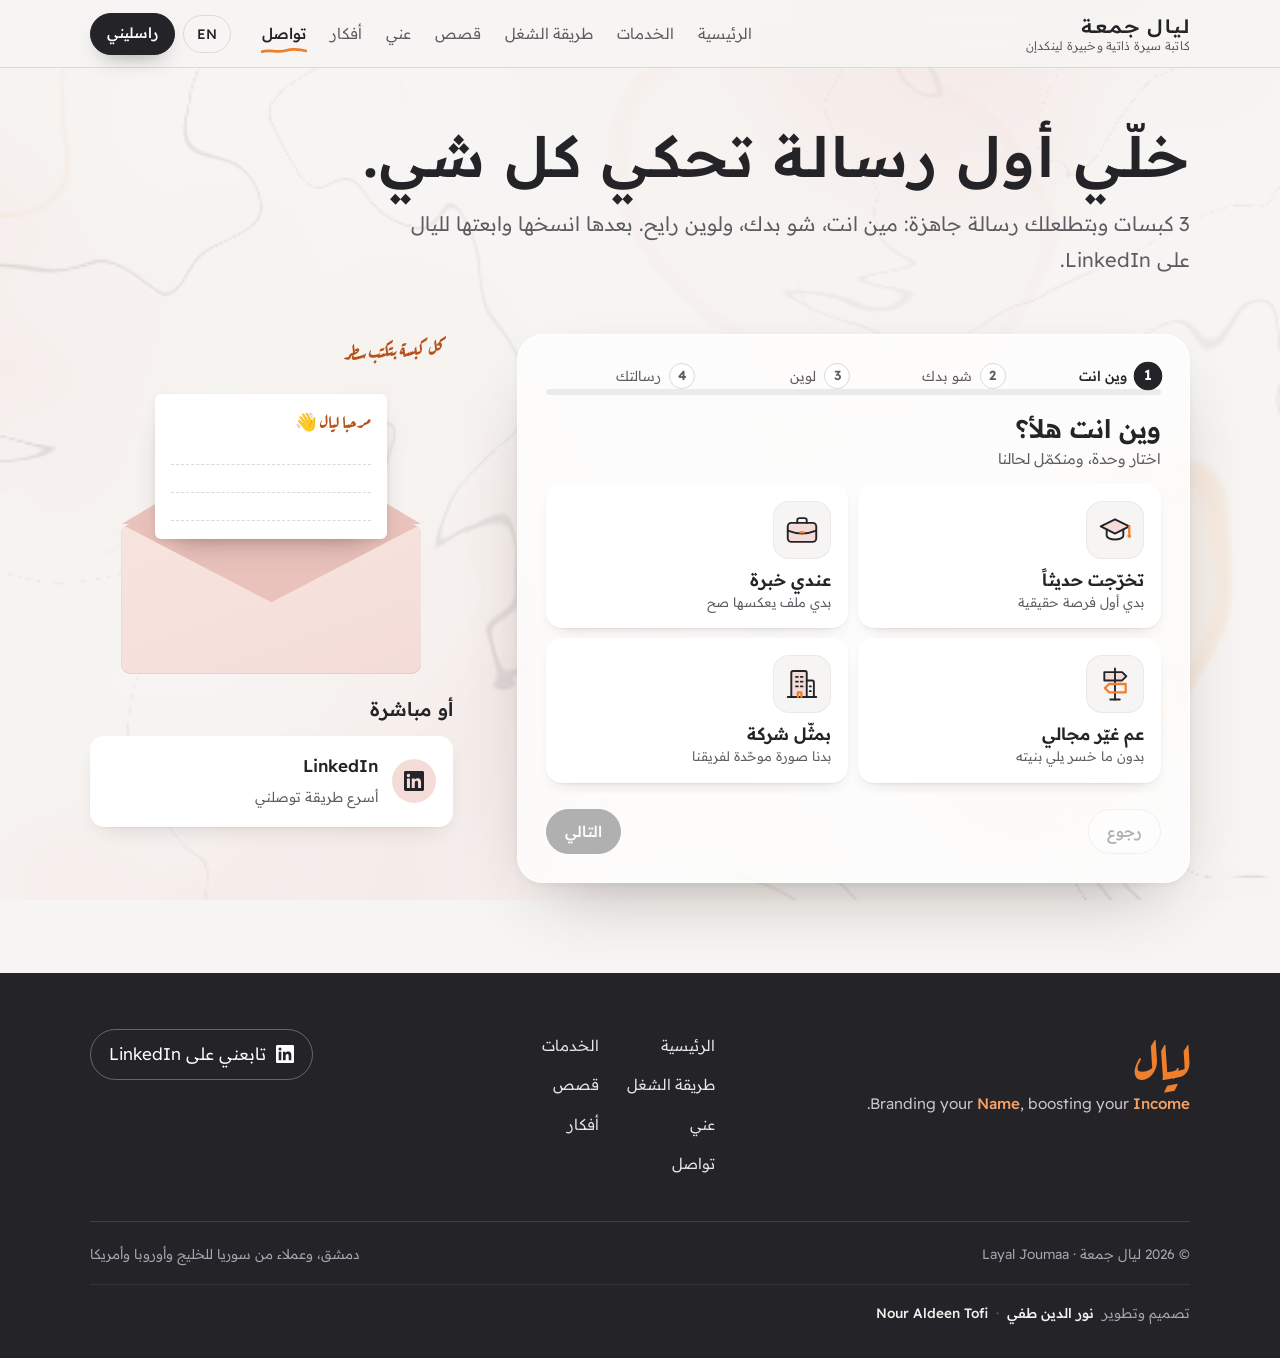
<file: contact.html>
<!doctype html>
<html lang="ar" dir="rtl" data-title-ar="تواصل | ليال جمعة" data-title-en="Contact | Layal Joumaa">
<head>
<meta charset="utf-8">
<meta name="viewport" content="width=device-width, initial-scale=1">
<title>تواصل | ليال جمعة</title>
<meta name="description" content="Contact Layal Joumaa (ليال جمعة): three taps to a ready first message, then send it on LinkedIn.">
<meta name="keywords" content="Layal Joumaa, ليال جمعة, ليال جمعه, Layal Jomaa, Layal Jumaa, Layal Joumaah, Layal Jumah, Layal Juma, Layal Jouma, Layal Gomaa, Layal Jomaah, Layal J., CV writer, resume writer, professional CV writer, ATS resume writer, cover letter writer, LinkedIn profile writer, LinkedIn optimization specialist, LinkedIn profile optimization, personal branding consultant, personal brand strategist, كاتبة سيرة ذاتية, كتابة CV احترافي, كتابة سيرة ذاتية ATS, كتابة سيرة ذاتية بالإنجليزي, كتابة Cover Letter, تحسين حساب لينكدإن, تحسين بروفايل لينكد إن, خبيرة LinkedIn, مستشارة براند شخصي, بناء العلامة الشخصية, دمشق, سوريا, Damascus, Syria, اللاذقية, السعودية">
<meta name="author" content="Layal Joumaa (ليال جمعة)">
<meta name="robots" content="index, follow, max-image-preview:large">
<meta property="og:title" content="Contact | Layal Joumaa · تواصل | ليال جمعة">
<meta property="og:description" content="Contact Layal Joumaa (ليال جمعة): three taps to a ready first message, then send it on LinkedIn.">
<meta property="og:type" content="profile">
<meta property="profile:first_name" content="Layal"><meta property="profile:last_name" content="Joumaa">
<meta property="og:image" content="https://nouraldeentofi.github.io/layal-joumaa/assets/img/og.jpg">
<meta property="og:image:width" content="1200"><meta property="og:image:height" content="630">
<meta property="og:image:alt" content="Layal Joumaa (ليال جمعة): CV &amp; resume writer, LinkedIn optimisation and personal branding">
<meta property="og:locale" content="ar_SY"><meta property="og:locale:alternate" content="en_US">
<meta name="twitter:card" content="summary_large_image">
<meta name="twitter:image" content="https://nouraldeentofi.github.io/layal-joumaa/assets/img/og.jpg">
<meta name="theme-color" content="#F6F5F3">
<link rel="canonical" href="https://nouraldeentofi.github.io/layal-joumaa/contact.html">
<link rel="me" href="https://www.linkedin.com/in/layal-j-b01a39201/">
<link rel="alternate" type="text/plain" href="llms.txt" title="Layal Joumaa: summary for AI assistants">
<link rel="icon" href="data:image/svg+xml,%3Csvg xmlns='http://www.w3.org/2000/svg' viewBox='0 0 64 64'%3E%3Crect width='64' height='64' rx='14' fill='%23242327'/%3E%3Cpath d='M18 44c8 2 20 1 28-3' stroke='%23EE7F2D' stroke-width='5' stroke-linecap='round' fill='none'/%3E%3Cpath d='M24 14v22h14' stroke='%23fff' stroke-width='5' stroke-linecap='round' stroke-linejoin='round' fill='none'/%3E%3C/svg%3E">
<link rel="preload" href="assets/fonts/readex-pro-arabic-full-normal.woff2" as="font" type="font/woff2" crossorigin>
<link rel="stylesheet" href="assets/style.css">
<script>(function(){var d=document.documentElement,l="ar";try{l=localStorage.getItem("lj-lang")||"ar"}catch(e){}if(location.hash==="#en")l="en";if(location.hash==="#ar")l="ar";d.lang=l;d.dir=l==="ar"?"rtl":"ltr";try{if(!matchMedia("(prefers-reduced-motion: reduce)").matches&&"IntersectionObserver" in window){d.classList.add("motion");try{}catch(e){}setTimeout(function(){if(!d.classList.contains("js-ok"))d.classList.remove("motion","intro")},2500)}}catch(e){}})()</script>
<script type="application/ld+json">{"@context":"https://schema.org","@graph":[{"@type":"Person","@id":"https://nouraldeentofi.github.io/layal-joumaa/#layal","name":"Layal Joumaa","alternateName":["ليال جمعة","ليال جمعه","Layal Jomaa","Layal Jumaa","Layal Joumaah","Layal Jumah","Layal Juma","Layal Jouma","Layal Gomaa","Layal Jomaah","Layal J.","Eng. Layal","Eng. Layal Joumaa","المهندسة ليال جمعة","م. ليال جمعة","Layal Joumaa CV","Layal Joumaa LinkedIn"],"givenName":"Layal","familyName":"Joumaa","jobTitle":["CV & Resume Writer","LinkedIn Optimization Specialist","Personal Branding Consultant"],"description":"Layal Joumaa (ليال جمعة) is a Syrian CV and resume writer, LinkedIn optimisation specialist and personal-branding consultant. She builds ATS-friendly CVs, cover letters and LinkedIn profiles, and positions graduates, experienced professionals, career changers and company teams for the market they target in Syria, the Gulf, Europe and the US.","url":"https://nouraldeentofi.github.io/layal-joumaa/","sameAs":["https://www.linkedin.com/in/layal-j-b01a39201/"],"worksFor":{"@type":"Organization","name":"Assil Design"},"alumniOf":{"@type":"CollegeOrUniversity","name":"Tishreen University","alternateName":"جامعة تشرين"},"address":{"@type":"PostalAddress","addressLocality":"Damascus","addressCountry":"SY"},"knowsLanguage":[{"@type":"Language","name":"Arabic","alternateName":"ar"},{"@type":"Language","name":"English","alternateName":"en"},{"@type":"Language","name":"German","alternateName":"de"}],"knowsAbout":["CV writing","Resume writing","ATS optimization","Cover letters","LinkedIn profile optimization","Personal branding","Career positioning","Career change","LinkedIn content strategy","Employer branding","UX research","UI design","Figma"],"hasOccupation":{"@type":"Occupation","name":"CV writer and LinkedIn optimization specialist","alternateName":["CV writer","resume writer","professional CV writer","ATS resume writer","cover letter writer","LinkedIn profile writer","LinkedIn optimization specialist","LinkedIn profile optimization","personal branding consultant","personal brand strategist","career positioning","career shift coaching","career consultant","job search strategy","LinkedIn content strategy","employer branding for teams","كاتبة سيرة ذاتية","كتابة CV احترافي","كتابة سيرة ذاتية ATS","كتابة سيرة ذاتية بالإنجليزي","كتابة Cover Letter","تحسين حساب لينكدإن","تحسين بروفايل لينكد إن","خبيرة LinkedIn","مستشارة براند شخصي","بناء العلامة الشخصية","Personal Branding","تغيير المسار المهني","استشارات مهنية","تجهيز ملف مهني للخليج","سيرة ذاتية للسعودية","محتوى لينكدإن"],"skills":"Resume Writing, Resume Review, LinkedIn Marketing, Branding & Identity, LinkedIn Recruiter, Recruiting, UX Writing, UX Research, Online Teaching"},"hasCredential":[{"@type":"EducationalOccupationalCredential","name":"Bachelor's degree, Software Engineering and Information Systems","credentialCategory":"degree","recognizedBy":{"@type":"CollegeOrUniversity","name":"Tishreen University"}},{"@type":"EducationalOccupationalCredential","name":"Duolingo English Test","dateCreated":"2025-06"},{"@type":"EducationalOccupationalCredential","name":"UI/UX","recognizedBy":{"@type":"Organization","name":"focal X agency"},"dateCreated":"2023-05"},{"@type":"EducationalOccupationalCredential","name":"Write Professional Emails in English","recognizedBy":{"@type":"Organization","name":"Coursera"},"dateCreated":"2022-12"},{"@type":"EducationalOccupationalCredential","name":"Mastering Excel","recognizedBy":{"@type":"Organization","name":"Edraak"},"dateCreated":"2022-03"}]},{"@type":"Service","@id":"https://nouraldeentofi.github.io/layal-joumaa/#services","name":"CV, LinkedIn & Personal Branding by Layal Joumaa","alternateName":"كتابة CV وتحسين LinkedIn وPersonal Branding مع ليال جمعة","provider":{"@id":"https://nouraldeentofi.github.io/layal-joumaa/#layal"},"serviceType":["CV writing & optimisation","Cover letter & HR message","LinkedIn optimisation","Career shift & positioning","Personal branding & content","Team profiles for companies"],"areaServed":[{"@type":"Country","name":"Syria"},{"@type":"Country","name":"Saudi Arabia"},{"@type":"Country","name":"United Arab Emirates"},{"@type":"Country","name":"Qatar"},{"@type":"Country","name":"Kuwait"},{"@type":"Country","name":"Germany"},{"@type":"Country","name":"United States"}],"availableChannel":{"@type":"ServiceChannel","serviceUrl":"https://www.linkedin.com/in/layal-j-b01a39201/","name":"LinkedIn direct message"},"hasOfferCatalog":{"@type":"OfferCatalog","name":"Services","itemListElement":[{"@type":"Offer","itemOffered":{"@type":"Service","name":"CV writing & optimisation","alternateName":"كتابة وتحسين الـCV","description":"For anyone applying without replies, or needing one version per market. ATS-friendly structure; Targeted wording built on real job descriptions; Separate versions per market and role; Entry level to executive"}},{"@type":"Offer","itemOffered":{"@type":"Service","name":"Cover letter & HR message","alternateName":"Cover Letter ورسالة الـHR","description":"For anyone who freezes when introducing themselves to HR. Short and tailored to each opening; Gives your CV context instead of repeating it; Plus a first message to HR: who you are, what you want, where the CV is"}},{"@type":"Offer","itemOffered":{"@type":"Service","name":"LinkedIn optimisation","alternateName":"تحسين LinkedIn","description":"For anyone whose profile exists but doesn't work for them. A headline and About that explain your value in seconds; Experience written in your target market's language; Clearer visibility to recruiters; A profile ready for visitors when a post takes off"}},{"@type":"Offer","itemOffered":{"@type":"Service","name":"Career shift & positioning","alternateName":"Career Shift وPositioning","description":"For anyone changing fields and afraid of starting from zero. Mapping your transferable experience and skills; Pinpointing the 2–3 skills you're missing, not every gap in the market; A CV and LinkedIn pointing the same new direction"}},{"@type":"Offer","itemOffered":{"@type":"Service","name":"Personal branding & content","alternateName":"Personal Branding والمحتوى","description":"For people with expertise but no idea what to post, or no time. Topics drawn from your actual work; Hooks that stop the scroll, with a real idea behind them; A two-hours-a-week system: write and schedule, then get back to work"}},{"@type":"Offer","itemOffered":{"@type":"Service","name":"Team profiles for companies","alternateName":"صورة موحّدة لفريق الشركة","description":"For companies that want every employee to look professional, with the same DNA. Understanding the brand and the image it wants to project; A unified template and visual direction; Every employee keeps a profile true to their own experience"}}]}},{"@type":"WebSite","@id":"https://nouraldeentofi.github.io/layal-joumaa/#site","name":"Layal Joumaa","alternateName":"ليال جمعة","inLanguage":["ar","en"],"about":{"@id":"https://nouraldeentofi.github.io/layal-joumaa/#layal"},"publisher":{"@id":"https://nouraldeentofi.github.io/layal-joumaa/#layal"}},{"@type":"ContactPage","name":"Contact | Layal Joumaa","description":"Contact Layal Joumaa (ليال جمعة): three taps to a ready first message, then send it on LinkedIn.","url":"https://nouraldeentofi.github.io/layal-joumaa/contact.html","inLanguage":["ar","en"],"isPartOf":{"@id":"https://nouraldeentofi.github.io/layal-joumaa/#site"},"about":{"@id":"https://nouraldeentofi.github.io/layal-joumaa/#layal"},"primaryImageOfPage":{"@type":"ImageObject","url":"https://nouraldeentofi.github.io/layal-joumaa/assets/img/og.jpg","width":1200,"height":630}}]}</script>
</head>
<body data-page="contact">
<a class="skip" href="#main"><span data-l="ar">انتقل للمحتوى</span><span data-l="en" lang="en">Skip to content</span></a>
<header class="top"><div class="wrap top-in">
  <a class="brand" href="index.html"><span data-l="ar"><b>ليال جمعة</b><small>كاتبة سيرة ذاتية وخبيرة لينكدإن</small></span><span data-l="en" lang="en"><b>Layal Joumaa</b><small>CV, LinkedIn & personal brand</small></span></a>
  <nav class="nav" id="nav" aria-label="القائمة الرئيسية" data-al-ar="القائمة الرئيسية" data-al-en="Main"><a href="index.html" style="--k:0"><span data-l="ar">الرئيسية</span><span data-l="en" lang="en">Home</span></a><a href="services.html" style="--k:1"><span data-l="ar">الخدمات</span><span data-l="en" lang="en">Services</span></a><a href="method.html" style="--k:2"><span data-l="ar">طريقة الشغل</span><span data-l="en" lang="en">Method</span></a><a href="stories.html" style="--k:3"><span data-l="ar">قصص</span><span data-l="en" lang="en">Stories</span></a><a href="about.html" style="--k:4"><span data-l="ar">عني</span><span data-l="en" lang="en">About</span></a><a href="ideas.html" style="--k:5"><span data-l="ar">أفكار</span><span data-l="en" lang="en">Ideas</span></a><a href="contact.html" aria-current="page" style="--k:6"><span data-l="ar">تواصل</span><span data-l="en" lang="en">Contact</span></a>
    <div class="nav-extra">
      <div class="nav-card"><span class="mark"><svg class="nib" viewBox="0 0 32 32" aria-hidden="true"><path class="nib-ink" d="M5.5 27c6 1.4 13 1 21.5-1.8"/><g transform="rotate(32 16 14)"><path class="nib-body" d="M16 24.5 9.8 13.6 12.3 4.5h7.4l2.5 9.1z"/><path class="nib-slit" d="M16 24v-8.4"/><circle class="nib-hole" cx="16" cy="14.2" r="1.7"/></g></svg></span>
        <p><span data-l="ar"><b>ليال جمعة</b><span>بساعدك يحكي ملفك عنك قبل المقابلة</span></span><span data-l="en" lang="en"><b>Layal Joumaa</b><span>Helping your profile speak before the interview</span></span></p></div>
      <a class="btn btn-orange" href="contact.html"><span data-l="ar">ابعتلي رسالة</span><span data-l="en" lang="en">Message me</span></a>
      <a class="btn btn-line js-li" href="https://www.linkedin.com/in/layal-j-b01a39201/" rel="noopener" target="_blank"><svg viewBox="0 0 24 24" aria-hidden="true" fill="currentColor"><path d="M20.45 20.45h-3.56v-5.57c0-1.33-.03-3.04-1.85-3.04-1.86 0-2.14 1.45-2.14 2.94v5.67H9.34V9h3.42v1.56h.05c.48-.9 1.64-1.85 3.37-1.85 3.6 0 4.27 2.37 4.27 5.46v6.28ZM5.34 7.43a2.06 2.06 0 1 1 0-4.13 2.06 2.06 0 0 1 0 4.13ZM7.12 20.45H3.56V9h3.56v11.45ZM22.22 0H1.77C.79 0 0 .77 0 1.73v20.54C0 23.23.79 24 1.77 24h20.45c.98 0 1.78-.77 1.78-1.73V1.73C24 .77 23.2 0 22.22 0Z"/></svg>LinkedIn</a>
    </div>
  </nav>
  <div class="acts">
    <button class="lang" id="langBtn" type="button">EN</button>
    <a class="btn btn-ink small" href="contact.html"><span data-l="ar">راسليني</span><span data-l="en" lang="en">Get in touch</span></a>
    <button class="menu" id="menuBtn" type="button" aria-expanded="false" aria-controls="nav"><span class="vh"><span data-l="ar">القائمة</span><span data-l="en" lang="en">Menu</span></span><span class="burger" aria-hidden="true"><i></i><i></i><i></i></span></button>
  </div>
</div><span class="progress" aria-hidden="true"></span></header>
<main id="main">

<section class="phead slim"><div class="wrap">
  <h1 class="display"><span data-l="ar">خلّي أول رسالة تحكي كل شي.</span><span data-l="en" lang="en">Make your first message say it all.</span></h1>
  <p class="lede"><span data-l="ar">3 كبسات وبتطلعلك رسالة جاهزة: مين انت، شو بدك، ولوين رايح. بعدها انسخها وابعتها لليال على LinkedIn.</span><span data-l="en" lang="en">Three taps and your message is ready: who you are, what you want and where you're heading. Then copy it and send it to Layal on LinkedIn.</span></p>
</div></section>

<section style="padding-top:0"><div class="wrap contact">
  <div class="wiz" id="wiz">
    <div class="wiz-head">
      <ol class="wiz-steps"><li><span class="n">1</span><span class="l"><span data-l="ar">وين انت</span><span data-l="en" lang="en">You</span></span></li><li><span class="n">2</span><span class="l"><span data-l="ar">شو بدك</span><span data-l="en" lang="en">Service</span></span></li><li><span class="n">3</span><span class="l"><span data-l="ar">لوين</span><span data-l="en" lang="en">Market</span></span></li><li><span class="n">4</span><span class="l"><span data-l="ar">رسالتك</span><span data-l="en" lang="en">Message</span></span></li></ol>
      <div class="wiz-bar" aria-hidden="true"><span></span></div>
    </div>
    <div class="wiz-stage">
      <fieldset class="wiz-pane" data-name="stage">
        <legend class="wiz-q"><span data-l="ar">وين انت هلأ؟</span><span data-l="en" lang="en">Where are you right now?</span></legend>
        <p class="wiz-hint"><span data-l="ar">اختار وحدة، ومنكمّل لحالنا</span><span data-l="en" lang="en">Pick one and we'll move on</span></p>
        <div class="tiles big"><label class="tile"><input type="radio" name="stage" value="grad"><span class="ti" aria-hidden="true"><svg viewBox="0 0 32 32" aria-hidden="true"><path class="f" d="M4 13 16 7l12 6-12 6z"/><path pathLength="1" d="M4 13 16 7l12 6-12 6z"/><path pathLength="1" d="M9 15.6v5.2c0 1.6 3.1 3.2 7 3.2s7-1.6 7-3.2v-5.2"/><path pathLength="1" class="a" d="M28 13v6"/><circle class="d" cx="28" cy="21" r="1.6"/></svg></span><span class="tx"><b><span data-l="ar">تخرّجت حديثاً</span><span data-l="en" lang="en">Just graduated</span></b><small><span data-l="ar">بدي أول فرصة حقيقية</span><span data-l="en" lang="en">I want my first real job</span></small></span><span class="ok" aria-hidden="true">✓</span></label><label class="tile"><input type="radio" name="stage" value="exp"><span class="ti" aria-hidden="true"><svg viewBox="0 0 32 32" aria-hidden="true"><rect class="f" x="4" y="10" width="24" height="16" rx="3"/><rect pathLength="1" x="4" y="10" width="24" height="16" rx="3"/><path pathLength="1" d="M12 10V8a2 2 0 0 1 2-2h4a2 2 0 0 1 2 2v2"/><path pathLength="1" d="M4 16.5c7.5 3 16.5 3 24 0"/><path pathLength="1" class="a" d="M14.5 18h3"/></svg></span><span class="tx"><b><span data-l="ar">عندي خبرة</span><span data-l="en" lang="en">I have experience</span></b><small><span data-l="ar">بدي ملف يعكسها صح</span><span data-l="en" lang="en">I want it to show properly</span></small></span><span class="ok" aria-hidden="true">✓</span></label><label class="tile"><input type="radio" name="stage" value="shift"><span class="ti" aria-hidden="true"><svg viewBox="0 0 32 32" aria-hidden="true"><path class="f" d="M7 6h15l3.5 3.5L22 13H7z"/><path pathLength="1" d="M16 3v26"/><path pathLength="1" d="M7 6h15l3.5 3.5L22 13H7z"/><path pathLength="1" class="a" d="M25 16H11l-3.5 3.5L11 23h14z"/><path pathLength="1" d="M12 29h8"/></svg></span><span class="tx"><b><span data-l="ar">عم غيّر مجالي</span><span data-l="en" lang="en">Changing fields</span></b><small><span data-l="ar">بدون ما خسر يلي بنيته</span><span data-l="en" lang="en">Without losing what I built</span></small></span><span class="ok" aria-hidden="true">✓</span></label><label class="tile"><input type="radio" name="stage" value="team"><span class="ti" aria-hidden="true"><svg viewBox="0 0 32 32" aria-hidden="true"><rect class="f" x="7" y="5" width="13" height="22" rx="1.5"/><path pathLength="1" d="M7 27V6.5A1.5 1.5 0 0 1 8.5 5h10A1.5 1.5 0 0 1 20 6.5V27"/><path pathLength="1" d="M20 13h4.5a1.5 1.5 0 0 1 1.5 1.5V27"/><path pathLength="1" d="M4 27h24"/><path pathLength="1" d="M11 10h1.5M15 10h1.5M11 14h1.5M15 14h1.5M11 18h1.5M15 18h1.5"/><path pathLength="1" class="a" d="M12.5 27v-4h3v4"/><path pathLength="1" d="M22.5 18h1M22.5 22h1"/></svg></span><span class="tx"><b><span data-l="ar">بمثّل شركة</span><span data-l="en" lang="en">I represent a company</span></b><small><span data-l="ar">بدنا صورة موحّدة لفريقنا</span><span data-l="en" lang="en">We want one look for our team</span></small></span><span class="ok" aria-hidden="true">✓</span></label></div>
      </fieldset>
      <fieldset class="wiz-pane" data-name="svc">
        <legend class="wiz-q"><span data-l="ar">شو بدك نشتغل عليه؟</span><span data-l="en" lang="en">What should we work on?</span></legend>
        <div class="tiles compact"><label class="tile"><input type="radio" name="svc" value="both"><span class="ti" aria-hidden="true"><svg viewBox="0 0 32 32" aria-hidden="true"><path pathLength="1" d="M12 7V5a2 2 0 0 1 2-2h12a2 2 0 0 1 2 2v16a2 2 0 0 1-2 2h-7"/><circle pathLength="1" class="a" cx="20" cy="9" r="2.2"/><path pathLength="1" class="a" d="M16.8 16c.6-1.8 1.8-2.7 3.2-2.7s2.6.9 3.2 2.7"/><path class="f" d="M4 10h9l4 4v15H4z"/><path pathLength="1" d="M4 10h9l4 4v15H4z"/><path pathLength="1" d="M13 10v4h4"/><path pathLength="1" d="M7.5 19h6M7.5 22.5h6M7.5 26h3.5"/></svg></span><span class="tx"><b><span data-l="ar">CV + LinkedIn</span><span data-l="en" lang="en">CV + LinkedIn</span></b><small><span data-l="ar">الملف المهني كامل</span><span data-l="en" lang="en">The full profile</span></small></span><span class="ok" aria-hidden="true">✓</span></label><label class="tile"><input type="radio" name="svc" value="cv"><span class="ti" aria-hidden="true"><svg viewBox="0 0 32 32" aria-hidden="true"><path class="f" d="M8 4h10l6 6v18H8z"/><path pathLength="1" d="M8 4h10l6 6v18H8z"/><path pathLength="1" d="M18 4v6h6"/><path pathLength="1" d="M12 14.5h8M12 18.5h8"/><path pathLength="1" class="a" d="M12 23.5l2.2 2.2 4.3-4.3"/></svg></span><span class="tx"><b><span data-l="ar">CV</span><span data-l="en" lang="en">CV</span></b></span><span class="ok" aria-hidden="true">✓</span></label><label class="tile"><input type="radio" name="svc" value="li"><span class="ti" aria-hidden="true"><svg viewBox="0 0 32 32" aria-hidden="true"><rect class="f" x="4" y="6" width="24" height="20" rx="3"/><rect pathLength="1" x="4" y="6" width="24" height="20" rx="3"/><circle pathLength="1" cx="11.5" cy="13.5" r="3"/><path pathLength="1" d="M7 22c.8-2.4 2.5-3.6 4.5-3.6s3.7 1.2 4.5 3.6"/><path pathLength="1" d="M19 12.5h5M19 16.5h5"/><path pathLength="1" class="a" d="M19 20.5h3"/></svg></span><span class="tx"><b><span data-l="ar">LinkedIn</span><span data-l="en" lang="en">LinkedIn</span></b></span><span class="ok" aria-hidden="true">✓</span></label><label class="tile"><input type="radio" name="svc" value="cover"><span class="ti" aria-hidden="true"><svg viewBox="0 0 32 32" aria-hidden="true"><path pathLength="1" class="a" d="M9 13V5.5A1.5 1.5 0 0 1 10.5 4h11A1.5 1.5 0 0 1 23 5.5V13"/><path pathLength="1" class="a" d="M13 8.5h6"/><rect class="f" x="4" y="11" width="24" height="16" rx="3"/><rect pathLength="1" x="4" y="11" width="24" height="16" rx="3"/><path pathLength="1" d="m5 12.5 11 7.5 11-7.5"/></svg></span><span class="tx"><b><span data-l="ar">Cover Letter</span><span data-l="en" lang="en">Cover letter</span></b></span><span class="ok" aria-hidden="true">✓</span></label><label class="tile"><input type="radio" name="svc" value="shift"><span class="ti" aria-hidden="true"><svg viewBox="0 0 32 32" aria-hidden="true"><circle class="f" cx="16" cy="16" r="12"/><circle pathLength="1" cx="16" cy="16" r="12"/><path pathLength="1" d="M16 4v2.5M16 25.5V28M4 16h2.5M25.5 16H28"/><path pathLength="1" class="a" d="m20.5 11.5-2.8 6.2-6.2 2.8 2.8-6.2z"/><circle class="d" cx="16" cy="16" r="1.2"/></svg></span><span class="tx"><b><span data-l="ar">Career Shift</span><span data-l="en" lang="en">Career shift</span></b></span><span class="ok" aria-hidden="true">✓</span></label><label class="tile"><input type="radio" name="svc" value="brand"><span class="ti" aria-hidden="true"><svg viewBox="0 0 32 32" aria-hidden="true"><path class="f" d="M5 13v6h4l9 6V7l-9 6z"/><path pathLength="1" d="M5 13v6h4l9 6V7l-9 6z"/><path pathLength="1" d="M9 19l1.6 6.5h3.2L12.6 21"/><path pathLength="1" class="a" d="M22 12.5a5 5 0 0 1 0 7M25.5 9.5a9.5 9.5 0 0 1 0 13"/></svg></span><span class="tx"><b><span data-l="ar">المحتوى والبراند</span><span data-l="en" lang="en">Content & brand</span></b></span><span class="ok" aria-hidden="true">✓</span></label><label class="tile"><input type="radio" name="svc" value="team"><span class="ti" aria-hidden="true"><svg viewBox="0 0 32 32" aria-hidden="true"><circle class="f" cx="16" cy="11" r="4.5"/><circle pathLength="1" cx="16" cy="11" r="4.5"/><path pathLength="1" d="M8.5 27c.8-4.2 3.7-6.6 7.5-6.6s6.7 2.4 7.5 6.6"/><circle pathLength="1" class="a" cx="6.5" cy="13.5" r="2.6"/><circle pathLength="1" class="a" cx="25.5" cy="13.5" r="2.6"/><path pathLength="1" class="a" d="M2.5 24c.5-2.7 2-4.1 4.4-4.4M29.5 24c-.5-2.7-2-4.1-4.4-4.4"/></svg></span><span class="tx"><b><span data-l="ar">فريق الشركة</span><span data-l="en" lang="en">Company team</span></b></span><span class="ok" aria-hidden="true">✓</span></label></div>
      </fieldset>
      <fieldset class="wiz-pane" data-name="market">
        <legend class="wiz-q"><span data-l="ar">لوين رايح؟</span><span data-l="en" lang="en">Where are you heading?</span></legend>
        <div class="tiles compact"><label class="tile"><input type="radio" name="market" value="gulf"><span class="ti" aria-hidden="true"><svg viewBox="0 0 32 32" aria-hidden="true"><path class="f" d="M3 27c4-3.6 9-5.2 13-5.2s9 1.6 13 5.2z"/><path pathLength="1" d="M3 27h26"/><path pathLength="1" d="M15.5 23c.7-4.5.5-9-1-13"/><path pathLength="1" d="M14.5 10c-3-2.6-7-2.4-9.5.5M14.5 10c-.5-3.6-3.5-5.6-7-5M14.5 10c2.5-3 6.5-3.5 9.5-1.5M14.5 10c3 .3 5.6 2.6 6.5 5.6"/><circle class="d" cx="25.5" cy="5" r="2"/></svg></span><span class="tx"><b><span data-l="ar">الخليج</span><span data-l="en" lang="en">The Gulf</span></b></span><span class="ok" aria-hidden="true">✓</span></label><label class="tile"><input type="radio" name="market" value="sy"><span class="ti" aria-hidden="true"><svg viewBox="0 0 32 32" aria-hidden="true"><path class="f" d="M7 13.5 16 6l9 7.5V27H7z"/><path pathLength="1" d="M4 15.5 16 5.5l12 10"/><path pathLength="1" d="M7 13v14h18V13"/><path pathLength="1" class="a" d="M16 23.6s-3.6-2.2-3.6-4.7a1.9 1.9 0 0 1 3.6-1 1.9 1.9 0 0 1 3.6 1c0 2.5-3.6 4.7-3.6 4.7z"/></svg></span><span class="tx"><b><span data-l="ar">سوريا</span><span data-l="en" lang="en">Syria</span></b></span><span class="ok" aria-hidden="true">✓</span></label><label class="tile"><input type="radio" name="market" value="eu"><span class="ti" aria-hidden="true"><svg viewBox="0 0 32 32" aria-hidden="true"><path class="f" d="M4 11 16 5l12 6z"/><path pathLength="1" d="M4 11 16 5l12 6z"/><path pathLength="1" d="M5 14h22M5 23h22M3.5 26.5h25"/><path pathLength="1" d="M8 14v9M13 14v9M19 14v9M24 14v9"/><circle class="d" cx="16" cy="8.8" r="1.3"/></svg></span><span class="tx"><b><span data-l="ar">أوروبا</span><span data-l="en" lang="en">Europe</span></b></span><span class="ok" aria-hidden="true">✓</span></label><label class="tile"><input type="radio" name="market" value="us"><span class="ti" aria-hidden="true"><svg viewBox="0 0 32 32" aria-hidden="true"><rect class="f" x="13" y="6" width="7" height="21"/><path pathLength="1" d="M3 27h26"/><path pathLength="1" d="M5 27V14h6v13M13 27V6h7v21M22 27V11h5v16"/><path pathLength="1" d="M15.5 10h2M15.5 14h2M15.5 18h2M7.5 18h1M7.5 22h1M24 15h1M24 19h1"/><path pathLength="1" class="a" d="M16.5 6V2.5"/></svg></span><span class="tx"><b><span data-l="ar">أمريكا</span><span data-l="en" lang="en">United States</span></b></span><span class="ok" aria-hidden="true">✓</span></label><label class="tile"><input type="radio" name="market" value="open"><span class="ti" aria-hidden="true"><svg viewBox="0 0 32 32" aria-hidden="true"><path class="f" d="M4 8l7-3 10 3 7-3v19l-7 3-10-3-7 3z"/><path pathLength="1" d="M4 8l7-3 10 3 7-3v19l-7 3-10-3-7 3z"/><path pathLength="1" d="M11 5v19M21 8v19"/><path pathLength="1" class="a" d="M6.5 20.5c2-3 4.5-1 6.5-3s2.5-4.5 5-5 3.5 1 5-1"/></svg></span><span class="tx"><b><span data-l="ar">لسا مو محدد</span><span data-l="en" lang="en">Not decided yet</span></b></span><span class="ok" aria-hidden="true">✓</span></label></div>
      </fieldset>
      <div class="wiz-pane final" role="group" aria-label="رسالتك" data-al-ar="رسالتك" data-al-en="Your message">
        <div class="picks"><button type="button" class="pick" data-for="stage" data-step="0" hidden><span class="pk"></span><span class="ed" aria-hidden="true">✎</span></button><button type="button" class="pick" data-for="svc" data-step="1" hidden><span class="pk"></span><span class="ed" aria-hidden="true">✎</span></button><button type="button" class="pick" data-for="market" data-step="2" hidden><span class="pk"></span><span class="ed" aria-hidden="true">✎</span></button></div>
        <div class="fields">
          <label><span><span data-l="ar">اسمك</span><span data-l="en" lang="en">Your name</span></span><input id="fName" type="text" autocomplete="name" data-ph-ar="اختياري" data-ph-en="Optional"></label>
          <label><span><span data-l="ar">مجالك</span><span data-l="en" lang="en">Your field</span></span><input id="fRole" type="text" autocomplete="organization-title" data-ph-ar="مثلاً: مهندس شبكات" data-ph-en="e.g. network engineer"></label>
        </div>
        <div class="bubble"><div class="out" id="msgOut" aria-live="polite"></div></div>
        <div class="out-acts">
          <button class="btn btn-orange" type="button" id="copyMsg"><span data-l="ar">انسخ الرسالة</span><span data-l="en" lang="en">Copy message</span></button>
          <a class="btn btn-ink js-li" href="https://www.linkedin.com/in/layal-j-b01a39201/" rel="noopener" target="_blank"><svg viewBox="0 0 24 24" aria-hidden="true" fill="currentColor"><path d="M20.45 20.45h-3.56v-5.57c0-1.33-.03-3.04-1.85-3.04-1.86 0-2.14 1.45-2.14 2.94v5.67H9.34V9h3.42v1.56h.05c.48-.9 1.64-1.85 3.37-1.85 3.6 0 4.27 2.37 4.27 5.46v6.28ZM5.34 7.43a2.06 2.06 0 1 1 0-4.13 2.06 2.06 0 0 1 0 4.13ZM7.12 20.45H3.56V9h3.56v11.45ZM22.22 0H1.77C.79 0 0 .77 0 1.73v20.54C0 23.23.79 24 1.77 24h20.45c.98 0 1.78-.77 1.78-1.73V1.73C24 .77 23.2 0 22.22 0Z"/></svg><span data-l="ar">افتح LinkedIn</span><span data-l="en" lang="en">Open LinkedIn</span></a>
        </div>
        <p class="status" id="msgStatus" role="status" aria-live="polite"></p>
      </div>
    </div>
    <div class="wiz-nav">
      <button class="wiz-btn" type="button" id="wizBack"><span data-l="ar">رجوع</span><span data-l="en" lang="en">Back</span></button>
      <button class="wiz-btn next" type="button" id="wizNext"><span data-l="ar">التالي</span><span data-l="en" lang="en">Next</span></button>
    </div>
  </div>

  <div class="direct">
    <div class="letter" id="letter" aria-hidden="true">
      <span class="note lt-note"><span data-l="ar">كل كبسة بتكتب سطر</span><span data-l="en" lang="en">Every tap writes a line</span></span>
      <div class="lt-env">
        <div class="lt-back"></div>
        <div class="lt-paper">
          <p class="lt-hi"><span data-l="ar">مرحبا ليال 👋</span><span data-l="en" lang="en">Hi Layal 👋</span></p>
          <p class="lt-line" data-for="stage"><span class="lt-v"></span></p>
          <p class="lt-line" data-for="svc"><span class="lt-v"></span></p>
          <p class="lt-line" data-for="market"><span class="lt-v"></span></p>
        </div>
        <div class="lt-pocket"></div>
        <div class="lt-flap"></div>
        <span class="lt-seal"><svg class="nib" viewBox="0 0 32 32" aria-hidden="true"><path class="nib-ink" d="M5.5 27c6 1.4 13 1 21.5-1.8"/><g transform="rotate(32 16 14)"><path class="nib-body" d="M16 24.5 9.8 13.6 12.3 4.5h7.4l2.5 9.1z"/><path class="nib-slit" d="M16 24v-8.4"/><circle class="nib-hole" cx="16" cy="14.2" r="1.7"/></g></svg></span>
      </div>
    </div>
    <h2 class="h3"><span data-l="ar">أو مباشرة</span><span data-l="en" lang="en">Or directly</span></h2>
    <a class="row js-li" href="https://www.linkedin.com/in/layal-j-b01a39201/" rel="noopener" target="_blank"><span class="ic"><svg viewBox="0 0 24 24" aria-hidden="true" fill="currentColor"><path d="M20.45 20.45h-3.56v-5.57c0-1.33-.03-3.04-1.85-3.04-1.86 0-2.14 1.45-2.14 2.94v5.67H9.34V9h3.42v1.56h.05c.48-.9 1.64-1.85 3.37-1.85 3.6 0 4.27 2.37 4.27 5.46v6.28ZM5.34 7.43a2.06 2.06 0 1 1 0-4.13 2.06 2.06 0 0 1 0 4.13ZM7.12 20.45H3.56V9h3.56v11.45ZM22.22 0H1.77C.79 0 0 .77 0 1.73v20.54C0 23.23.79 24 1.77 24h20.45c.98 0 1.78-.77 1.78-1.73V1.73C24 .77 23.2 0 22.22 0Z"/></svg></span><span><b>LinkedIn</b><small><span data-l="ar">أسرع طريقة توصلني</span><span data-l="en" lang="en">The fastest way to reach me</span></small></span></a>
    <a class="row" id="rowEmail" href="#" hidden><span class="ic"><svg viewBox="0 0 24 24" aria-hidden="true" fill="none" stroke="currentColor" stroke-width="1.8" stroke-linejoin="round"><rect x="3" y="5" width="18" height="14" rx="2"/><path d="m4 7 8 6 8-6"/></svg></span><span><b><span data-l="ar">البريد</span><span data-l="en" lang="en">Email</span></b><small></small></span></a>
    <a class="row" id="rowWa" href="#" hidden rel="noopener" target="_blank"><span class="ic"><svg viewBox="0 0 24 24" aria-hidden="true" fill="currentColor"><path d="M12.04 2C6.58 2 2.13 6.45 2.13 11.91c0 1.75.46 3.45 1.32 4.95L2.05 22l5.25-1.38a9.9 9.9 0 0 0 4.74 1.21h.01c5.46 0 9.91-4.45 9.91-9.91A9.85 9.85 0 0 0 12.04 2Zm5.8 14.03c-.25.69-1.44 1.32-1.98 1.37-.51.05-1.15.07-1.85-.12-.43-.13-.97-.31-1.67-.61-2.95-1.27-4.87-4.24-5.02-4.44-.15-.2-1.2-1.6-1.2-3.05 0-1.45.76-2.16 1.03-2.46.27-.3.59-.37.79-.37h.57c.18 0 .43-.07.67.51.25.59.84 2.04.91 2.19.07.15.12.32.02.52-.1.2-.15.32-.3.49-.15.17-.31.39-.45.52-.15.15-.3.31-.13.61.17.3.77 1.27 1.65 2.06 1.14 1.01 2.1 1.33 2.4 1.48.3.15.47.12.65-.07.17-.2.74-.86.94-1.16.2-.3.39-.25.67-.15.27.1 1.73.82 2.03.97.3.15.49.22.57.35.07.12.07.71-.17 1.4Z"/></svg></span><span><b>WhatsApp</b><small></small></span></a>
  </div>
</div></section>

</main>
<footer class="foot"><div class="wrap">
  <div class="foot-grid">
    <div>
      <p class="sig"><span data-l="ar">ليال</span><span data-l="en" lang="en">Layal</span></p>
      <p class="slogan">Branding your <b>Name</b>, boosting your <b>Income</b>.</p>
    </div>
    <nav aria-label="روابط الموقع" data-al-ar="روابط الموقع" data-al-en="Footer"><a href="index.html"><span data-l="ar">الرئيسية</span><span data-l="en" lang="en">Home</span></a><a href="services.html"><span data-l="ar">الخدمات</span><span data-l="en" lang="en">Services</span></a><a href="method.html"><span data-l="ar">طريقة الشغل</span><span data-l="en" lang="en">Method</span></a><a href="stories.html"><span data-l="ar">قصص</span><span data-l="en" lang="en">Stories</span></a><a href="about.html"><span data-l="ar">عني</span><span data-l="en" lang="en">About</span></a><a href="ideas.html"><span data-l="ar">أفكار</span><span data-l="en" lang="en">Ideas</span></a><a href="contact.html"><span data-l="ar">تواصل</span><span data-l="en" lang="en">Contact</span></a></nav>
    <a class="li js-li" href="https://www.linkedin.com/in/layal-j-b01a39201/" rel="me noopener" target="_blank"><svg viewBox="0 0 24 24" aria-hidden="true" fill="currentColor"><path d="M20.45 20.45h-3.56v-5.57c0-1.33-.03-3.04-1.85-3.04-1.86 0-2.14 1.45-2.14 2.94v5.67H9.34V9h3.42v1.56h.05c.48-.9 1.64-1.85 3.37-1.85 3.6 0 4.27 2.37 4.27 5.46v6.28ZM5.34 7.43a2.06 2.06 0 1 1 0-4.13 2.06 2.06 0 0 1 0 4.13ZM7.12 20.45H3.56V9h3.56v11.45ZM22.22 0H1.77C.79 0 0 .77 0 1.73v20.54C0 23.23.79 24 1.77 24h20.45c.98 0 1.78-.77 1.78-1.73V1.73C24 .77 23.2 0 22.22 0Z"/></svg><span data-l="ar">تابعني على LinkedIn</span><span data-l="en" lang="en">Follow on LinkedIn</span></a>
  </div>
  <div class="foot-base">
    <span>© 2026 <span data-l="ar">ليال جمعة · Layal Joumaa</span><span data-l="en" lang="en">Layal Joumaa · ليال جمعة</span></span>
    <span><span data-l="ar">دمشق، وعملاء من سوريا للخليج وأوروبا وأمريكا</span><span data-l="en" lang="en">Damascus, with clients from Syria to the Gulf, Europe and the US</span></span>
  </div>
  <p class="credit"><span data-l="ar">تصميم وتطوير</span><span data-l="en" lang="en">Designed &amp; built by</span>
    <a href="https://nouraldeentofi.com" rel="noopener" target="_blank" lang="ar" dir="rtl">نور الدين طفي</a><span class="sep" aria-hidden="true">·</span><a href="https://nouraldeentofi.com" rel="noopener" target="_blank" lang="en" dir="ltr">Nour Aldeen Tofi</a></p>
</div></footer>

<script src="assets/ebru.js" defer></script>
<script src="assets/site.js" defer></script>
</body>
</html>
</file>
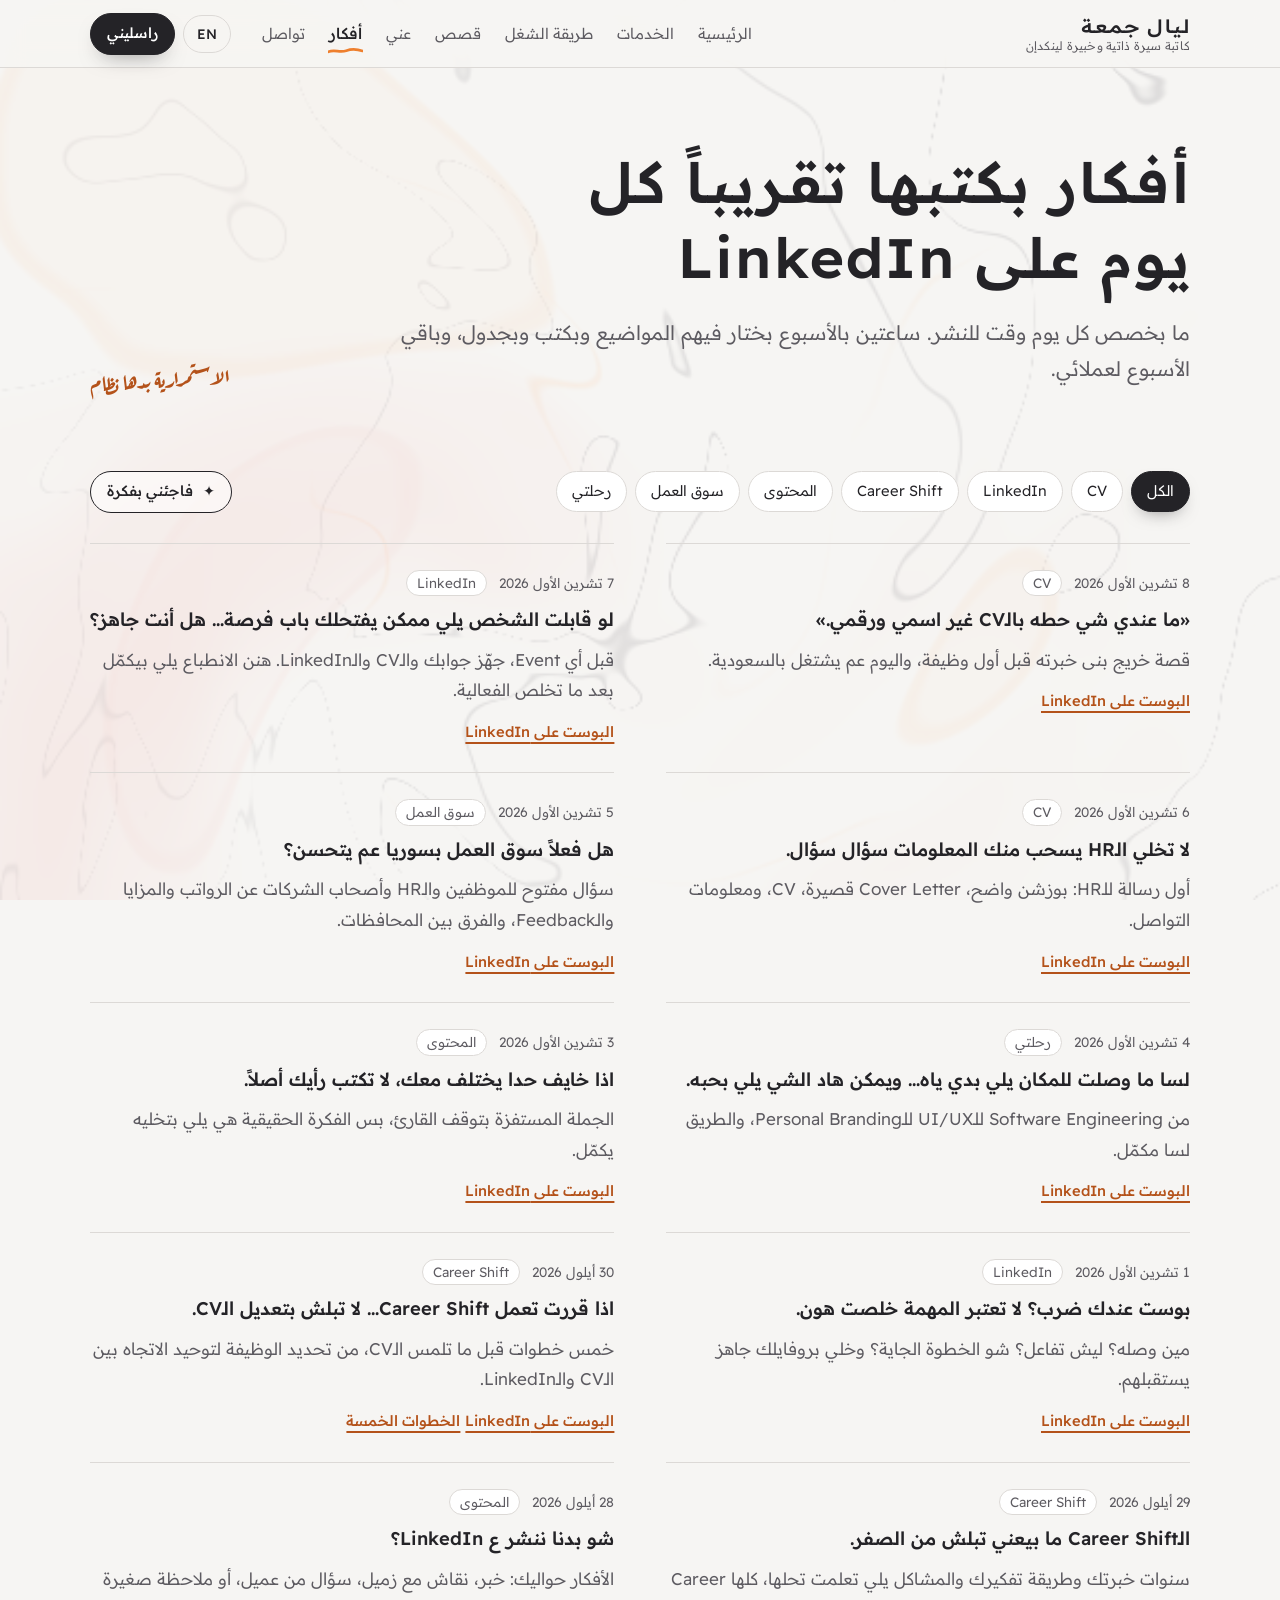
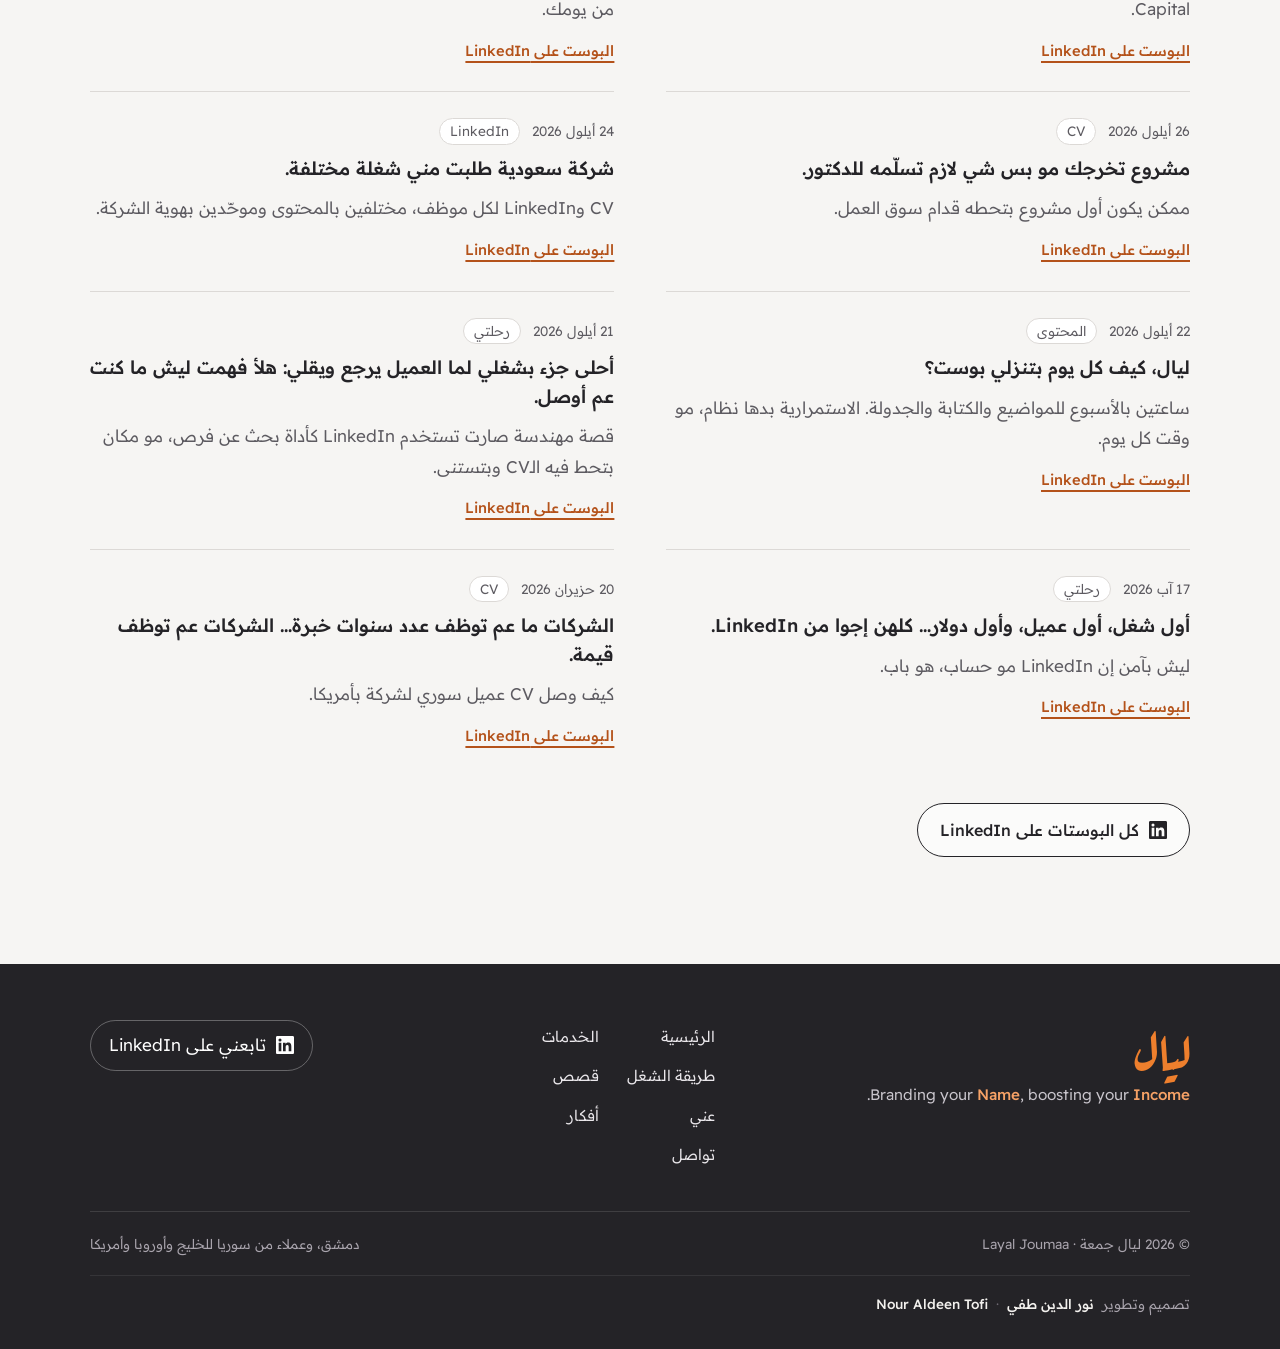
<file: ideas.html>
<!doctype html>
<html lang="ar" dir="rtl" data-title-ar="أفكار | ليال جمعة" data-title-en="Ideas | Layal Joumaa">
<head>
<meta charset="utf-8">
<meta name="viewport" content="width=device-width, initial-scale=1">
<title>أفكار | ليال جمعة</title>
<meta name="description" content="Layal Joumaa&#x27;s LinkedIn ideas on CVs, LinkedIn, career shifts, content and the Syrian job market.">
<meta name="keywords" content="Layal Joumaa, ليال جمعة, ليال جمعه, Layal Jomaa, Layal Jumaa, Layal Joumaah, Layal Jumah, Layal Juma, Layal Jouma, Layal Gomaa, Layal Jomaah, Layal J., CV writer, resume writer, professional CV writer, ATS resume writer, cover letter writer, LinkedIn profile writer, LinkedIn optimization specialist, LinkedIn profile optimization, personal branding consultant, personal brand strategist, كاتبة سيرة ذاتية, كتابة CV احترافي, كتابة سيرة ذاتية ATS, كتابة سيرة ذاتية بالإنجليزي, كتابة Cover Letter, تحسين حساب لينكدإن, تحسين بروفايل لينكد إن, خبيرة LinkedIn, مستشارة براند شخصي, بناء العلامة الشخصية, دمشق, سوريا, Damascus, Syria, اللاذقية, السعودية">
<meta name="author" content="Layal Joumaa (ليال جمعة)">
<meta name="robots" content="index, follow, max-image-preview:large">
<meta property="og:title" content="Ideas | Layal Joumaa · أفكار | ليال جمعة">
<meta property="og:description" content="Layal Joumaa&#x27;s LinkedIn ideas on CVs, LinkedIn, career shifts, content and the Syrian job market.">
<meta property="og:type" content="profile">
<meta property="profile:first_name" content="Layal"><meta property="profile:last_name" content="Joumaa">
<meta property="og:image" content="https://nouraldeentofi.github.io/layal-joumaa/assets/img/og.jpg">
<meta property="og:image:width" content="1200"><meta property="og:image:height" content="630">
<meta property="og:image:alt" content="Layal Joumaa (ليال جمعة): CV &amp; resume writer, LinkedIn optimisation and personal branding">
<meta property="og:locale" content="ar_SY"><meta property="og:locale:alternate" content="en_US">
<meta name="twitter:card" content="summary_large_image">
<meta name="twitter:image" content="https://nouraldeentofi.github.io/layal-joumaa/assets/img/og.jpg">
<meta name="theme-color" content="#F6F5F3">
<link rel="canonical" href="https://nouraldeentofi.github.io/layal-joumaa/ideas.html">
<link rel="me" href="https://www.linkedin.com/in/layal-j-b01a39201/">
<link rel="alternate" type="text/plain" href="llms.txt" title="Layal Joumaa: summary for AI assistants">
<link rel="icon" href="data:image/svg+xml,%3Csvg xmlns='http://www.w3.org/2000/svg' viewBox='0 0 64 64'%3E%3Crect width='64' height='64' rx='14' fill='%23242327'/%3E%3Cpath d='M18 44c8 2 20 1 28-3' stroke='%23EE7F2D' stroke-width='5' stroke-linecap='round' fill='none'/%3E%3Cpath d='M24 14v22h14' stroke='%23fff' stroke-width='5' stroke-linecap='round' stroke-linejoin='round' fill='none'/%3E%3C/svg%3E">
<link rel="preload" href="assets/fonts/readex-pro-arabic-full-normal.woff2" as="font" type="font/woff2" crossorigin>
<link rel="stylesheet" href="assets/style.css">
<script>(function(){var d=document.documentElement,l="ar";try{l=localStorage.getItem("lj-lang")||"ar"}catch(e){}if(location.hash==="#en")l="en";if(location.hash==="#ar")l="ar";d.lang=l;d.dir=l==="ar"?"rtl":"ltr";try{if(!matchMedia("(prefers-reduced-motion: reduce)").matches&&"IntersectionObserver" in window){d.classList.add("motion");try{}catch(e){}setTimeout(function(){if(!d.classList.contains("js-ok"))d.classList.remove("motion","intro")},2500)}}catch(e){}})()</script>
<script type="application/ld+json">{"@context":"https://schema.org","@graph":[{"@type":"Person","@id":"https://nouraldeentofi.github.io/layal-joumaa/#layal","name":"Layal Joumaa","alternateName":["ليال جمعة","ليال جمعه","Layal Jomaa","Layal Jumaa","Layal Joumaah","Layal Jumah","Layal Juma","Layal Jouma","Layal Gomaa","Layal Jomaah","Layal J.","Eng. Layal","Eng. Layal Joumaa","المهندسة ليال جمعة","م. ليال جمعة","Layal Joumaa CV","Layal Joumaa LinkedIn"],"givenName":"Layal","familyName":"Joumaa","jobTitle":["CV & Resume Writer","LinkedIn Optimization Specialist","Personal Branding Consultant"],"description":"Layal Joumaa (ليال جمعة) is a Syrian CV and resume writer, LinkedIn optimisation specialist and personal-branding consultant. She builds ATS-friendly CVs, cover letters and LinkedIn profiles, and positions graduates, experienced professionals, career changers and company teams for the market they target in Syria, the Gulf, Europe and the US.","url":"https://nouraldeentofi.github.io/layal-joumaa/","sameAs":["https://www.linkedin.com/in/layal-j-b01a39201/"],"worksFor":{"@type":"Organization","name":"Assil Design"},"alumniOf":{"@type":"CollegeOrUniversity","name":"Tishreen University","alternateName":"جامعة تشرين"},"address":{"@type":"PostalAddress","addressLocality":"Damascus","addressCountry":"SY"},"knowsLanguage":[{"@type":"Language","name":"Arabic","alternateName":"ar"},{"@type":"Language","name":"English","alternateName":"en"},{"@type":"Language","name":"German","alternateName":"de"}],"knowsAbout":["CV writing","Resume writing","ATS optimization","Cover letters","LinkedIn profile optimization","Personal branding","Career positioning","Career change","LinkedIn content strategy","Employer branding","UX research","UI design","Figma"],"hasOccupation":{"@type":"Occupation","name":"CV writer and LinkedIn optimization specialist","alternateName":["CV writer","resume writer","professional CV writer","ATS resume writer","cover letter writer","LinkedIn profile writer","LinkedIn optimization specialist","LinkedIn profile optimization","personal branding consultant","personal brand strategist","career positioning","career shift coaching","career consultant","job search strategy","LinkedIn content strategy","employer branding for teams","كاتبة سيرة ذاتية","كتابة CV احترافي","كتابة سيرة ذاتية ATS","كتابة سيرة ذاتية بالإنجليزي","كتابة Cover Letter","تحسين حساب لينكدإن","تحسين بروفايل لينكد إن","خبيرة LinkedIn","مستشارة براند شخصي","بناء العلامة الشخصية","Personal Branding","تغيير المسار المهني","استشارات مهنية","تجهيز ملف مهني للخليج","سيرة ذاتية للسعودية","محتوى لينكدإن"],"skills":"Resume Writing, Resume Review, LinkedIn Marketing, Branding & Identity, LinkedIn Recruiter, Recruiting, UX Writing, UX Research, Online Teaching"},"hasCredential":[{"@type":"EducationalOccupationalCredential","name":"Bachelor's degree, Software Engineering and Information Systems","credentialCategory":"degree","recognizedBy":{"@type":"CollegeOrUniversity","name":"Tishreen University"}},{"@type":"EducationalOccupationalCredential","name":"Duolingo English Test","dateCreated":"2025-06"},{"@type":"EducationalOccupationalCredential","name":"UI/UX","recognizedBy":{"@type":"Organization","name":"focal X agency"},"dateCreated":"2023-05"},{"@type":"EducationalOccupationalCredential","name":"Write Professional Emails in English","recognizedBy":{"@type":"Organization","name":"Coursera"},"dateCreated":"2022-12"},{"@type":"EducationalOccupationalCredential","name":"Mastering Excel","recognizedBy":{"@type":"Organization","name":"Edraak"},"dateCreated":"2022-03"}]},{"@type":"Service","@id":"https://nouraldeentofi.github.io/layal-joumaa/#services","name":"CV, LinkedIn & Personal Branding by Layal Joumaa","alternateName":"كتابة CV وتحسين LinkedIn وPersonal Branding مع ليال جمعة","provider":{"@id":"https://nouraldeentofi.github.io/layal-joumaa/#layal"},"serviceType":["CV writing & optimisation","Cover letter & HR message","LinkedIn optimisation","Career shift & positioning","Personal branding & content","Team profiles for companies"],"areaServed":[{"@type":"Country","name":"Syria"},{"@type":"Country","name":"Saudi Arabia"},{"@type":"Country","name":"United Arab Emirates"},{"@type":"Country","name":"Qatar"},{"@type":"Country","name":"Kuwait"},{"@type":"Country","name":"Germany"},{"@type":"Country","name":"United States"}],"availableChannel":{"@type":"ServiceChannel","serviceUrl":"https://www.linkedin.com/in/layal-j-b01a39201/","name":"LinkedIn direct message"},"hasOfferCatalog":{"@type":"OfferCatalog","name":"Services","itemListElement":[{"@type":"Offer","itemOffered":{"@type":"Service","name":"CV writing & optimisation","alternateName":"كتابة وتحسين الـCV","description":"For anyone applying without replies, or needing one version per market. ATS-friendly structure; Targeted wording built on real job descriptions; Separate versions per market and role; Entry level to executive"}},{"@type":"Offer","itemOffered":{"@type":"Service","name":"Cover letter & HR message","alternateName":"Cover Letter ورسالة الـHR","description":"For anyone who freezes when introducing themselves to HR. Short and tailored to each opening; Gives your CV context instead of repeating it; Plus a first message to HR: who you are, what you want, where the CV is"}},{"@type":"Offer","itemOffered":{"@type":"Service","name":"LinkedIn optimisation","alternateName":"تحسين LinkedIn","description":"For anyone whose profile exists but doesn't work for them. A headline and About that explain your value in seconds; Experience written in your target market's language; Clearer visibility to recruiters; A profile ready for visitors when a post takes off"}},{"@type":"Offer","itemOffered":{"@type":"Service","name":"Career shift & positioning","alternateName":"Career Shift وPositioning","description":"For anyone changing fields and afraid of starting from zero. Mapping your transferable experience and skills; Pinpointing the 2–3 skills you're missing, not every gap in the market; A CV and LinkedIn pointing the same new direction"}},{"@type":"Offer","itemOffered":{"@type":"Service","name":"Personal branding & content","alternateName":"Personal Branding والمحتوى","description":"For people with expertise but no idea what to post, or no time. Topics drawn from your actual work; Hooks that stop the scroll, with a real idea behind them; A two-hours-a-week system: write and schedule, then get back to work"}},{"@type":"Offer","itemOffered":{"@type":"Service","name":"Team profiles for companies","alternateName":"صورة موحّدة لفريق الشركة","description":"For companies that want every employee to look professional, with the same DNA. Understanding the brand and the image it wants to project; A unified template and visual direction; Every employee keeps a profile true to their own experience"}}]}},{"@type":"WebSite","@id":"https://nouraldeentofi.github.io/layal-joumaa/#site","name":"Layal Joumaa","alternateName":"ليال جمعة","inLanguage":["ar","en"],"about":{"@id":"https://nouraldeentofi.github.io/layal-joumaa/#layal"},"publisher":{"@id":"https://nouraldeentofi.github.io/layal-joumaa/#layal"}},{"@type":"CollectionPage","name":"Ideas | Layal Joumaa","description":"Layal Joumaa's LinkedIn ideas on CVs, LinkedIn, career shifts, content and the Syrian job market.","url":"https://nouraldeentofi.github.io/layal-joumaa/ideas.html","inLanguage":["ar","en"],"isPartOf":{"@id":"https://nouraldeentofi.github.io/layal-joumaa/#site"},"about":{"@id":"https://nouraldeentofi.github.io/layal-joumaa/#layal"},"primaryImageOfPage":{"@type":"ImageObject","url":"https://nouraldeentofi.github.io/layal-joumaa/assets/img/og.jpg","width":1200,"height":630}}]}</script>
</head>
<body data-page="ideas">
<a class="skip" href="#main"><span data-l="ar">انتقل للمحتوى</span><span data-l="en" lang="en">Skip to content</span></a>
<header class="top"><div class="wrap top-in">
  <a class="brand" href="index.html"><span data-l="ar"><b>ليال جمعة</b><small>كاتبة سيرة ذاتية وخبيرة لينكدإن</small></span><span data-l="en" lang="en"><b>Layal Joumaa</b><small>CV, LinkedIn & personal brand</small></span></a>
  <nav class="nav" id="nav" aria-label="القائمة الرئيسية" data-al-ar="القائمة الرئيسية" data-al-en="Main"><a href="index.html" style="--k:0"><span data-l="ar">الرئيسية</span><span data-l="en" lang="en">Home</span></a><a href="services.html" style="--k:1"><span data-l="ar">الخدمات</span><span data-l="en" lang="en">Services</span></a><a href="method.html" style="--k:2"><span data-l="ar">طريقة الشغل</span><span data-l="en" lang="en">Method</span></a><a href="stories.html" style="--k:3"><span data-l="ar">قصص</span><span data-l="en" lang="en">Stories</span></a><a href="about.html" style="--k:4"><span data-l="ar">عني</span><span data-l="en" lang="en">About</span></a><a href="ideas.html" aria-current="page" style="--k:5"><span data-l="ar">أفكار</span><span data-l="en" lang="en">Ideas</span></a><a href="contact.html" style="--k:6"><span data-l="ar">تواصل</span><span data-l="en" lang="en">Contact</span></a>
    <div class="nav-extra">
      <div class="nav-card"><span class="mark"><svg class="nib" viewBox="0 0 32 32" aria-hidden="true"><path class="nib-ink" d="M5.5 27c6 1.4 13 1 21.5-1.8"/><g transform="rotate(32 16 14)"><path class="nib-body" d="M16 24.5 9.8 13.6 12.3 4.5h7.4l2.5 9.1z"/><path class="nib-slit" d="M16 24v-8.4"/><circle class="nib-hole" cx="16" cy="14.2" r="1.7"/></g></svg></span>
        <p><span data-l="ar"><b>ليال جمعة</b><span>بساعدك يحكي ملفك عنك قبل المقابلة</span></span><span data-l="en" lang="en"><b>Layal Joumaa</b><span>Helping your profile speak before the interview</span></span></p></div>
      <a class="btn btn-orange" href="contact.html"><span data-l="ar">ابعتلي رسالة</span><span data-l="en" lang="en">Message me</span></a>
      <a class="btn btn-line js-li" href="https://www.linkedin.com/in/layal-j-b01a39201/" rel="noopener" target="_blank"><svg viewBox="0 0 24 24" aria-hidden="true" fill="currentColor"><path d="M20.45 20.45h-3.56v-5.57c0-1.33-.03-3.04-1.85-3.04-1.86 0-2.14 1.45-2.14 2.94v5.67H9.34V9h3.42v1.56h.05c.48-.9 1.64-1.85 3.37-1.85 3.6 0 4.27 2.37 4.27 5.46v6.28ZM5.34 7.43a2.06 2.06 0 1 1 0-4.13 2.06 2.06 0 0 1 0 4.13ZM7.12 20.45H3.56V9h3.56v11.45ZM22.22 0H1.77C.79 0 0 .77 0 1.73v20.54C0 23.23.79 24 1.77 24h20.45c.98 0 1.78-.77 1.78-1.73V1.73C24 .77 23.2 0 22.22 0Z"/></svg>LinkedIn</a>
    </div>
  </nav>
  <div class="acts">
    <button class="lang" id="langBtn" type="button">EN</button>
    <a class="btn btn-ink small" href="contact.html"><span data-l="ar">راسليني</span><span data-l="en" lang="en">Get in touch</span></a>
    <button class="menu" id="menuBtn" type="button" aria-expanded="false" aria-controls="nav"><span class="vh"><span data-l="ar">القائمة</span><span data-l="en" lang="en">Menu</span></span><span class="burger" aria-hidden="true"><i></i><i></i><i></i></span></button>
  </div>
</div><span class="progress" aria-hidden="true"></span></header>
<main id="main">
<section class="phead"><div class="wrap phead-grid">
  <div>
    <h1 class="display"><span data-l="ar">أفكار بكتبها تقريباً كل يوم على LinkedIn</span><span data-l="en" lang="en">Ideas I write on LinkedIn almost every day</span></h1>
    <p class="lede"><span data-l="ar">ما بخصص كل يوم وقت للنشر. ساعتين بالأسبوع بختار فيهم المواضيع وبكتب وبجدول، وباقي الأسبوع لعملائي.</span><span data-l="en" lang="en">I don't set aside time every day to post. Two hours a week to pick topics, write and schedule; the rest of the week is for clients.</span></p>
  </div>
  <span class="note" aria-hidden="true"><span data-l="ar">الاستمرارية بدها نظام</span><span data-l="en" lang="en">Consistency needs a system</span></span>
</div></section>
<section style="padding-top:0"><div class="wrap">
  <div class="ideas-tools"><div class="filters" role="group" aria-label="المواضيع" data-al-ar="المواضيع" data-al-en="Topics"><button class="chip" type="button" data-f="all" aria-pressed="true"><span data-l="ar">الكل</span><span data-l="en" lang="en">All</span></button><button class="chip" type="button" data-f="cv" aria-pressed="false"><span data-l="ar">CV</span><span data-l="en" lang="en">CV</span></button><button class="chip" type="button" data-f="linkedin" aria-pressed="false"><span data-l="ar">LinkedIn</span><span data-l="en" lang="en">LinkedIn</span></button><button class="chip" type="button" data-f="shift" aria-pressed="false"><span data-l="ar">Career Shift</span><span data-l="en" lang="en">Career shift</span></button><button class="chip" type="button" data-f="content" aria-pressed="false"><span data-l="ar">المحتوى</span><span data-l="en" lang="en">Content</span></button><button class="chip" type="button" data-f="market" aria-pressed="false"><span data-l="ar">سوق العمل</span><span data-l="en" lang="en">Job market</span></button><button class="chip" type="button" data-f="journey" aria-pressed="false"><span data-l="ar">رحلتي</span><span data-l="en" lang="en">My journey</span></button></div>
    <button class="btn btn-line small" type="button" id="surprise">✦ <span data-l="ar">فاجئني بفكرة</span><span data-l="en" lang="en">Surprise me</span></button></div>
  <p class="vh" id="feedCount" role="status" aria-live="polite"></p>
  <div class="feed"><article class="post" data-t="cv">
  <div class="post-meta"><time datetime="2026-10-08"><span data-l="ar">8 تشرين الأول 2026</span><span data-l="en" lang="en">Oct 8, 2026</span></time><span class="tp"><span data-l="ar">CV</span><span data-l="en" lang="en">CV</span></span></div>
  <q><span data-l="ar">«ما عندي شي حطه بالـCV غير اسمي ورقمي.»</span><span data-l="en" lang="en">“I have nothing to put on my CV except my name and number.”</span></q>
  <p><span data-l="ar">قصة خريج بنى خبرته قبل أول وظيفة، واليوم عم يشتغل بالسعودية.</span><span data-l="en" lang="en">A graduate who built experience before his first job, and now works in Saudi Arabia.</span></p>
  <p><a class="link" href="https://www.linkedin.com/in/layal-j-b01a39201/recent-activity/all/" rel="noopener" target="_blank"><span data-l="ar">البوست على LinkedIn</span><span data-l="en" lang="en">The post on LinkedIn</span></a></p>
</article><article class="post" data-t="linkedin">
  <div class="post-meta"><time datetime="2026-10-07"><span data-l="ar">7 تشرين الأول 2026</span><span data-l="en" lang="en">Oct 7, 2026</span></time><span class="tp"><span data-l="ar">LinkedIn</span><span data-l="en" lang="en">LinkedIn</span></span></div>
  <q><span data-l="ar">لو قابلت الشخص يلي ممكن يفتحلك باب فرصة… هل أنت جاهز؟</span><span data-l="en" lang="en">If you met the person who could open a door for you, would you be ready?</span></q>
  <p><span data-l="ar">قبل أي Event، جهّز جوابك والـCV والـLinkedIn. هنن الانطباع يلي بيكمّل بعد ما تخلص الفعالية.</span><span data-l="en" lang="en">Before any event, prepare your answer, CV and LinkedIn. They're the impression that lasts after it ends.</span></p>
  <p><a class="link" href="https://www.linkedin.com/in/layal-j-b01a39201/recent-activity/all/" rel="noopener" target="_blank"><span data-l="ar">البوست على LinkedIn</span><span data-l="en" lang="en">The post on LinkedIn</span></a></p>
</article><article class="post" data-t="cv">
  <div class="post-meta"><time datetime="2026-10-06"><span data-l="ar">6 تشرين الأول 2026</span><span data-l="en" lang="en">Oct 6, 2026</span></time><span class="tp"><span data-l="ar">CV</span><span data-l="en" lang="en">CV</span></span></div>
  <q><span data-l="ar">لا تخلي الـHR يسحب منك المعلومات سؤال سؤال.</span><span data-l="en" lang="en">Don't make HR pull information out of you one question at a time.</span></q>
  <p><span data-l="ar">أول رسالة للـHR: بوزشن واضح، Cover Letter قصيرة، CV، ومعلومات التواصل.</span><span data-l="en" lang="en">Your first message to HR: a clear position, a short cover letter, your CV and contact details.</span></p>
  <p><a class="link" href="https://www.linkedin.com/in/layal-j-b01a39201/recent-activity/all/" rel="noopener" target="_blank"><span data-l="ar">البوست على LinkedIn</span><span data-l="en" lang="en">The post on LinkedIn</span></a></p>
</article><article class="post" data-t="market">
  <div class="post-meta"><time datetime="2026-10-05"><span data-l="ar">5 تشرين الأول 2026</span><span data-l="en" lang="en">Oct 5, 2026</span></time><span class="tp"><span data-l="ar">سوق العمل</span><span data-l="en" lang="en">Job market</span></span></div>
  <q><span data-l="ar">هل فعلاً سوق العمل بسوريا عم يتحسن؟</span><span data-l="en" lang="en">Is Syria's job market really improving?</span></q>
  <p><span data-l="ar">سؤال مفتوح للموظفين والـHR وأصحاب الشركات عن الرواتب والمزايا والـFeedback، والفرق بين المحافظات.</span><span data-l="en" lang="en">An open question to employees, HR and employers about pay, benefits, feedback and how cities differ.</span></p>
  <p><a class="link" href="https://www.linkedin.com/in/layal-j-b01a39201/recent-activity/all/" rel="noopener" target="_blank"><span data-l="ar">البوست على LinkedIn</span><span data-l="en" lang="en">The post on LinkedIn</span></a></p>
</article><article class="post" data-t="journey">
  <div class="post-meta"><time datetime="2026-10-04"><span data-l="ar">4 تشرين الأول 2026</span><span data-l="en" lang="en">Oct 4, 2026</span></time><span class="tp"><span data-l="ar">رحلتي</span><span data-l="en" lang="en">My journey</span></span></div>
  <q><span data-l="ar">لسا ما وصلت للمكان يلي بدي ياه… ويمكن هاد الشي يلي بحبه.</span><span data-l="en" lang="en">I haven't reached where I want to be, and maybe that's what I love about it.</span></q>
  <p><span data-l="ar">من Software Engineering للـUI/UX للـPersonal Branding، والطريق لسا مكمّل.</span><span data-l="en" lang="en">From software engineering to UI/UX to personal branding, and the road keeps going.</span></p>
  <p><a class="link" href="https://www.linkedin.com/in/layal-j-b01a39201/recent-activity/all/" rel="noopener" target="_blank"><span data-l="ar">البوست على LinkedIn</span><span data-l="en" lang="en">The post on LinkedIn</span></a></p>
</article><article class="post" data-t="content">
  <div class="post-meta"><time datetime="2026-10-03"><span data-l="ar">3 تشرين الأول 2026</span><span data-l="en" lang="en">Oct 3, 2026</span></time><span class="tp"><span data-l="ar">المحتوى</span><span data-l="en" lang="en">Content</span></span></div>
  <q><span data-l="ar">اذا خايف حدا يختلف معك، لا تكتب رأيك أصلاً.</span><span data-l="en" lang="en">If you're afraid someone will disagree, don't post your opinion at all.</span></q>
  <p><span data-l="ar">الجملة المستفزة بتوقف القارئ، بس الفكرة الحقيقية هي يلي بتخليه يكمّل.</span><span data-l="en" lang="en">A provocative line stops the reader; a real idea is what keeps them reading.</span></p>
  <p><a class="link" href="https://www.linkedin.com/in/layal-j-b01a39201/recent-activity/all/" rel="noopener" target="_blank"><span data-l="ar">البوست على LinkedIn</span><span data-l="en" lang="en">The post on LinkedIn</span></a></p>
</article><article class="post" data-t="linkedin">
  <div class="post-meta"><time datetime="2026-10-01"><span data-l="ar">1 تشرين الأول 2026</span><span data-l="en" lang="en">Oct 1, 2026</span></time><span class="tp"><span data-l="ar">LinkedIn</span><span data-l="en" lang="en">LinkedIn</span></span></div>
  <q><span data-l="ar">بوست عندك ضرب؟ لا تعتبر المهمة خلصت هون.</span><span data-l="en" lang="en">A post of yours took off? The job isn't done.</span></q>
  <p><span data-l="ar">مين وصله؟ ليش تفاعل؟ شو الخطوة الجاية؟ وخلي بروفايلك جاهز يستقبلهم.</span><span data-l="en" lang="en">Who did it reach, why did they engage, what's next? And make sure your profile is ready to receive them.</span></p>
  <p><a class="link" href="https://www.linkedin.com/in/layal-j-b01a39201/recent-activity/all/" rel="noopener" target="_blank"><span data-l="ar">البوست على LinkedIn</span><span data-l="en" lang="en">The post on LinkedIn</span></a></p>
</article><article class="post" data-t="shift">
  <div class="post-meta"><time datetime="2026-09-30"><span data-l="ar">30 أيلول 2026</span><span data-l="en" lang="en">Sep 30, 2026</span></time><span class="tp"><span data-l="ar">Career Shift</span><span data-l="en" lang="en">Career shift</span></span></div>
  <q><span data-l="ar">اذا قررت تعمل Career Shift… لا تبلش بتعديل الـCV.</span><span data-l="en" lang="en">Changing careers? Don't start by editing your CV.</span></q>
  <p><span data-l="ar">خمس خطوات قبل ما تلمس الـCV، من تحديد الوظيفة لتوحيد الاتجاه بين الـCV والـLinkedIn.</span><span data-l="en" lang="en">Five steps before you touch the CV, from choosing the role to aligning CV and LinkedIn.</span></p>
  <p><a class="link" href="https://www.linkedin.com/in/layal-j-b01a39201/recent-activity/all/" rel="noopener" target="_blank"><span data-l="ar">البوست على LinkedIn</span><span data-l="en" lang="en">The post on LinkedIn</span></a> <a class="link" href="method.html"><span data-l="ar">الخطوات الخمسة</span><span data-l="en" lang="en">The five steps</span></a></p>
</article><article class="post" data-t="shift">
  <div class="post-meta"><time datetime="2026-09-29"><span data-l="ar">29 أيلول 2026</span><span data-l="en" lang="en">Sep 29, 2026</span></time><span class="tp"><span data-l="ar">Career Shift</span><span data-l="en" lang="en">Career shift</span></span></div>
  <q><span data-l="ar">الـCareer Shift ما بيعني تبلش من الصفر.</span><span data-l="en" lang="en">A career shift doesn't mean starting from zero.</span></q>
  <p><span data-l="ar">سنوات خبرتك وطريقة تفكيرك والمشاكل يلي تعلمت تحلها، كلها Career Capital.</span><span data-l="en" lang="en">Your years, your thinking and the problems you've learned to solve are all career capital.</span></p>
  <p><a class="link" href="https://www.linkedin.com/in/layal-j-b01a39201/recent-activity/all/" rel="noopener" target="_blank"><span data-l="ar">البوست على LinkedIn</span><span data-l="en" lang="en">The post on LinkedIn</span></a></p>
</article><article class="post" data-t="content">
  <div class="post-meta"><time datetime="2026-09-28"><span data-l="ar">28 أيلول 2026</span><span data-l="en" lang="en">Sep 28, 2026</span></time><span class="tp"><span data-l="ar">المحتوى</span><span data-l="en" lang="en">Content</span></span></div>
  <q><span data-l="ar">شو بدنا ننشر ع LinkedIn؟</span><span data-l="en" lang="en">What should we post on LinkedIn?</span></q>
  <p><span data-l="ar">الأفكار حواليك: خبر، نقاش مع زميل، سؤال من عميل، أو ملاحظة صغيرة من يومك.</span><span data-l="en" lang="en">Ideas are all around you: a news item, a chat with a colleague, a client's question, a small note from your day.</span></p>
  <p><a class="link" href="https://www.linkedin.com/in/layal-j-b01a39201/recent-activity/all/" rel="noopener" target="_blank"><span data-l="ar">البوست على LinkedIn</span><span data-l="en" lang="en">The post on LinkedIn</span></a></p>
</article><article class="post" data-t="cv">
  <div class="post-meta"><time datetime="2026-09-26"><span data-l="ar">26 أيلول 2026</span><span data-l="en" lang="en">Sep 26, 2026</span></time><span class="tp"><span data-l="ar">CV</span><span data-l="en" lang="en">CV</span></span></div>
  <q><span data-l="ar">مشروع تخرجك مو بس شي لازم تسلّمه للدكتور.</span><span data-l="en" lang="en">Your graduation project isn't just something to hand in.</span></q>
  <p><span data-l="ar">ممكن يكون أول مشروع بتحطه قدام سوق العمل.</span><span data-l="en" lang="en">It could be the first project you put in front of the job market.</span></p>
  <p><a class="link" href="https://www.linkedin.com/in/layal-j-b01a39201/recent-activity/all/" rel="noopener" target="_blank"><span data-l="ar">البوست على LinkedIn</span><span data-l="en" lang="en">The post on LinkedIn</span></a></p>
</article><article class="post" data-t="linkedin">
  <div class="post-meta"><time datetime="2026-09-24"><span data-l="ar">24 أيلول 2026</span><span data-l="en" lang="en">Sep 24, 2026</span></time><span class="tp"><span data-l="ar">LinkedIn</span><span data-l="en" lang="en">LinkedIn</span></span></div>
  <q><span data-l="ar">شركة سعودية طلبت مني شغلة مختلفة.</span><span data-l="en" lang="en">A Saudi company asked me for something different.</span></q>
  <p><span data-l="ar">CV وLinkedIn لكل موظف، مختلفين بالمحتوى وموحّدين بهوية الشركة.</span><span data-l="en" lang="en">A CV and LinkedIn for every employee, different in content, united by the company's identity.</span></p>
  <p><a class="link" href="https://www.linkedin.com/in/layal-j-b01a39201/recent-activity/all/" rel="noopener" target="_blank"><span data-l="ar">البوست على LinkedIn</span><span data-l="en" lang="en">The post on LinkedIn</span></a></p>
</article><article class="post" data-t="content">
  <div class="post-meta"><time datetime="2026-09-22"><span data-l="ar">22 أيلول 2026</span><span data-l="en" lang="en">Sep 22, 2026</span></time><span class="tp"><span data-l="ar">المحتوى</span><span data-l="en" lang="en">Content</span></span></div>
  <q><span data-l="ar">ليال، كيف كل يوم بتنزلي بوست؟</span><span data-l="en" lang="en">“Layal, how do you post every single day?”</span></q>
  <p><span data-l="ar">ساعتين بالأسبوع للمواضيع والكتابة والجدولة. الاستمرارية بدها نظام، مو وقت كل يوم.</span><span data-l="en" lang="en">Two hours a week to pick topics, write and schedule. Consistency needs a system, not daily time.</span></p>
  <p><a class="link" href="https://www.linkedin.com/in/layal-j-b01a39201/recent-activity/all/" rel="noopener" target="_blank"><span data-l="ar">البوست على LinkedIn</span><span data-l="en" lang="en">The post on LinkedIn</span></a></p>
</article><article class="post" data-t="journey">
  <div class="post-meta"><time datetime="2026-09-21"><span data-l="ar">21 أيلول 2026</span><span data-l="en" lang="en">Sep 21, 2026</span></time><span class="tp"><span data-l="ar">رحلتي</span><span data-l="en" lang="en">My journey</span></span></div>
  <q><span data-l="ar">أحلى جزء بشغلي لما العميل يرجع ويقلي: هلأ فهمت ليش ما كنت عم أوصل.</span><span data-l="en" lang="en">The best part of my work: when a client says “now I get why I wasn't getting anywhere.”</span></q>
  <p><span data-l="ar">قصة مهندسة صارت تستخدم LinkedIn كأداة بحث عن فرص، مو مكان بتحط فيه الـCV وبتستنى.</span><span data-l="en" lang="en">An engineer who now uses LinkedIn to find opportunities, not as a place to park a CV and wait.</span></p>
  <p><a class="link" href="https://www.linkedin.com/in/layal-j-b01a39201/recent-activity/all/" rel="noopener" target="_blank"><span data-l="ar">البوست على LinkedIn</span><span data-l="en" lang="en">The post on LinkedIn</span></a></p>
</article><article class="post" data-t="journey">
  <div class="post-meta"><time datetime="2026-08-17"><span data-l="ar">17 آب 2026</span><span data-l="en" lang="en">Aug 17, 2026</span></time><span class="tp"><span data-l="ar">رحلتي</span><span data-l="en" lang="en">My journey</span></span></div>
  <q><span data-l="ar">أول شغل، أول عميل، وأول دولار… كلهن إجوا من LinkedIn.</span><span data-l="en" lang="en">My first job, first client and first dollar all came from LinkedIn.</span></q>
  <p><span data-l="ar">ليش بآمن إن LinkedIn مو حساب، هو باب.</span><span data-l="en" lang="en">Why I believe LinkedIn isn't an account, it's a door.</span></p>
  <p><a class="link" href="https://www.linkedin.com/in/layal-j-b01a39201/recent-activity/all/" rel="noopener" target="_blank"><span data-l="ar">البوست على LinkedIn</span><span data-l="en" lang="en">The post on LinkedIn</span></a></p>
</article><article class="post" data-t="cv">
  <div class="post-meta"><time datetime="2026-06-20"><span data-l="ar">20 حزيران 2026</span><span data-l="en" lang="en">Jun 20, 2026</span></time><span class="tp"><span data-l="ar">CV</span><span data-l="en" lang="en">CV</span></span></div>
  <q><span data-l="ar">الشركات ما عم توظف عدد سنوات خبرة… الشركات عم توظف قيمة.</span><span data-l="en" lang="en">Companies don't hire years of experience. They hire value.</span></q>
  <p><span data-l="ar">كيف وصل CV عميل سوري لشركة بأمريكا.</span><span data-l="en" lang="en">How a Syrian client's CV got him into a US company.</span></p>
  <p><a class="link" href="https://www.linkedin.com/in/layal-j-b01a39201/recent-activity/all/" rel="noopener" target="_blank"><span data-l="ar">البوست على LinkedIn</span><span data-l="en" lang="en">The post on LinkedIn</span></a></p>
</article></div>
  <p class="more"><a class="btn btn-line js-li" href="https://www.linkedin.com/in/layal-j-b01a39201/recent-activity/all/" rel="noopener" target="_blank"><svg viewBox="0 0 24 24" aria-hidden="true" fill="currentColor"><path d="M20.45 20.45h-3.56v-5.57c0-1.33-.03-3.04-1.85-3.04-1.86 0-2.14 1.45-2.14 2.94v5.67H9.34V9h3.42v1.56h.05c.48-.9 1.64-1.85 3.37-1.85 3.6 0 4.27 2.37 4.27 5.46v6.28ZM5.34 7.43a2.06 2.06 0 1 1 0-4.13 2.06 2.06 0 0 1 0 4.13ZM7.12 20.45H3.56V9h3.56v11.45ZM22.22 0H1.77C.79 0 0 .77 0 1.73v20.54C0 23.23.79 24 1.77 24h20.45c.98 0 1.78-.77 1.78-1.73V1.73C24 .77 23.2 0 22.22 0Z"/></svg><span data-l="ar">كل البوستات على LinkedIn</span><span data-l="en" lang="en">All posts on LinkedIn</span></a></p>
</div></section>

</main>
<footer class="foot"><div class="wrap">
  <div class="foot-grid">
    <div>
      <p class="sig"><span data-l="ar">ليال</span><span data-l="en" lang="en">Layal</span></p>
      <p class="slogan">Branding your <b>Name</b>, boosting your <b>Income</b>.</p>
    </div>
    <nav aria-label="روابط الموقع" data-al-ar="روابط الموقع" data-al-en="Footer"><a href="index.html"><span data-l="ar">الرئيسية</span><span data-l="en" lang="en">Home</span></a><a href="services.html"><span data-l="ar">الخدمات</span><span data-l="en" lang="en">Services</span></a><a href="method.html"><span data-l="ar">طريقة الشغل</span><span data-l="en" lang="en">Method</span></a><a href="stories.html"><span data-l="ar">قصص</span><span data-l="en" lang="en">Stories</span></a><a href="about.html"><span data-l="ar">عني</span><span data-l="en" lang="en">About</span></a><a href="ideas.html"><span data-l="ar">أفكار</span><span data-l="en" lang="en">Ideas</span></a><a href="contact.html"><span data-l="ar">تواصل</span><span data-l="en" lang="en">Contact</span></a></nav>
    <a class="li js-li" href="https://www.linkedin.com/in/layal-j-b01a39201/" rel="me noopener" target="_blank"><svg viewBox="0 0 24 24" aria-hidden="true" fill="currentColor"><path d="M20.45 20.45h-3.56v-5.57c0-1.33-.03-3.04-1.85-3.04-1.86 0-2.14 1.45-2.14 2.94v5.67H9.34V9h3.42v1.56h.05c.48-.9 1.64-1.85 3.37-1.85 3.6 0 4.27 2.37 4.27 5.46v6.28ZM5.34 7.43a2.06 2.06 0 1 1 0-4.13 2.06 2.06 0 0 1 0 4.13ZM7.12 20.45H3.56V9h3.56v11.45ZM22.22 0H1.77C.79 0 0 .77 0 1.73v20.54C0 23.23.79 24 1.77 24h20.45c.98 0 1.78-.77 1.78-1.73V1.73C24 .77 23.2 0 22.22 0Z"/></svg><span data-l="ar">تابعني على LinkedIn</span><span data-l="en" lang="en">Follow on LinkedIn</span></a>
  </div>
  <div class="foot-base">
    <span>© 2026 <span data-l="ar">ليال جمعة · Layal Joumaa</span><span data-l="en" lang="en">Layal Joumaa · ليال جمعة</span></span>
    <span><span data-l="ar">دمشق، وعملاء من سوريا للخليج وأوروبا وأمريكا</span><span data-l="en" lang="en">Damascus, with clients from Syria to the Gulf, Europe and the US</span></span>
  </div>
  <p class="credit"><span data-l="ar">تصميم وتطوير</span><span data-l="en" lang="en">Designed &amp; built by</span>
    <a href="https://nouraldeentofi.com" rel="noopener" target="_blank" lang="ar" dir="rtl">نور الدين طفي</a><span class="sep" aria-hidden="true">·</span><a href="https://nouraldeentofi.com" rel="noopener" target="_blank" lang="en" dir="ltr">Nour Aldeen Tofi</a></p>
</div></footer>
<div class="dock" id="dock">
  <a class="dock-main" href="contact.html"><span data-l="ar">ابعتلي رسالة</span><span data-l="en" lang="en">Send me a message</span><span aria-hidden="true">✎</span></a>
  <a class="dock-li js-li" href="https://www.linkedin.com/in/layal-j-b01a39201/" rel="noopener" target="_blank" aria-label="LinkedIn"><svg viewBox="0 0 24 24" aria-hidden="true" fill="currentColor"><path d="M20.45 20.45h-3.56v-5.57c0-1.33-.03-3.04-1.85-3.04-1.86 0-2.14 1.45-2.14 2.94v5.67H9.34V9h3.42v1.56h.05c.48-.9 1.64-1.85 3.37-1.85 3.6 0 4.27 2.37 4.27 5.46v6.28ZM5.34 7.43a2.06 2.06 0 1 1 0-4.13 2.06 2.06 0 0 1 0 4.13ZM7.12 20.45H3.56V9h3.56v11.45ZM22.22 0H1.77C.79 0 0 .77 0 1.73v20.54C0 23.23.79 24 1.77 24h20.45c.98 0 1.78-.77 1.78-1.73V1.73C24 .77 23.2 0 22.22 0Z"/></svg></a>
</div>
<script src="assets/ebru.js" defer></script>
<script src="assets/site.js" defer></script>
</body>
</html>
</file>
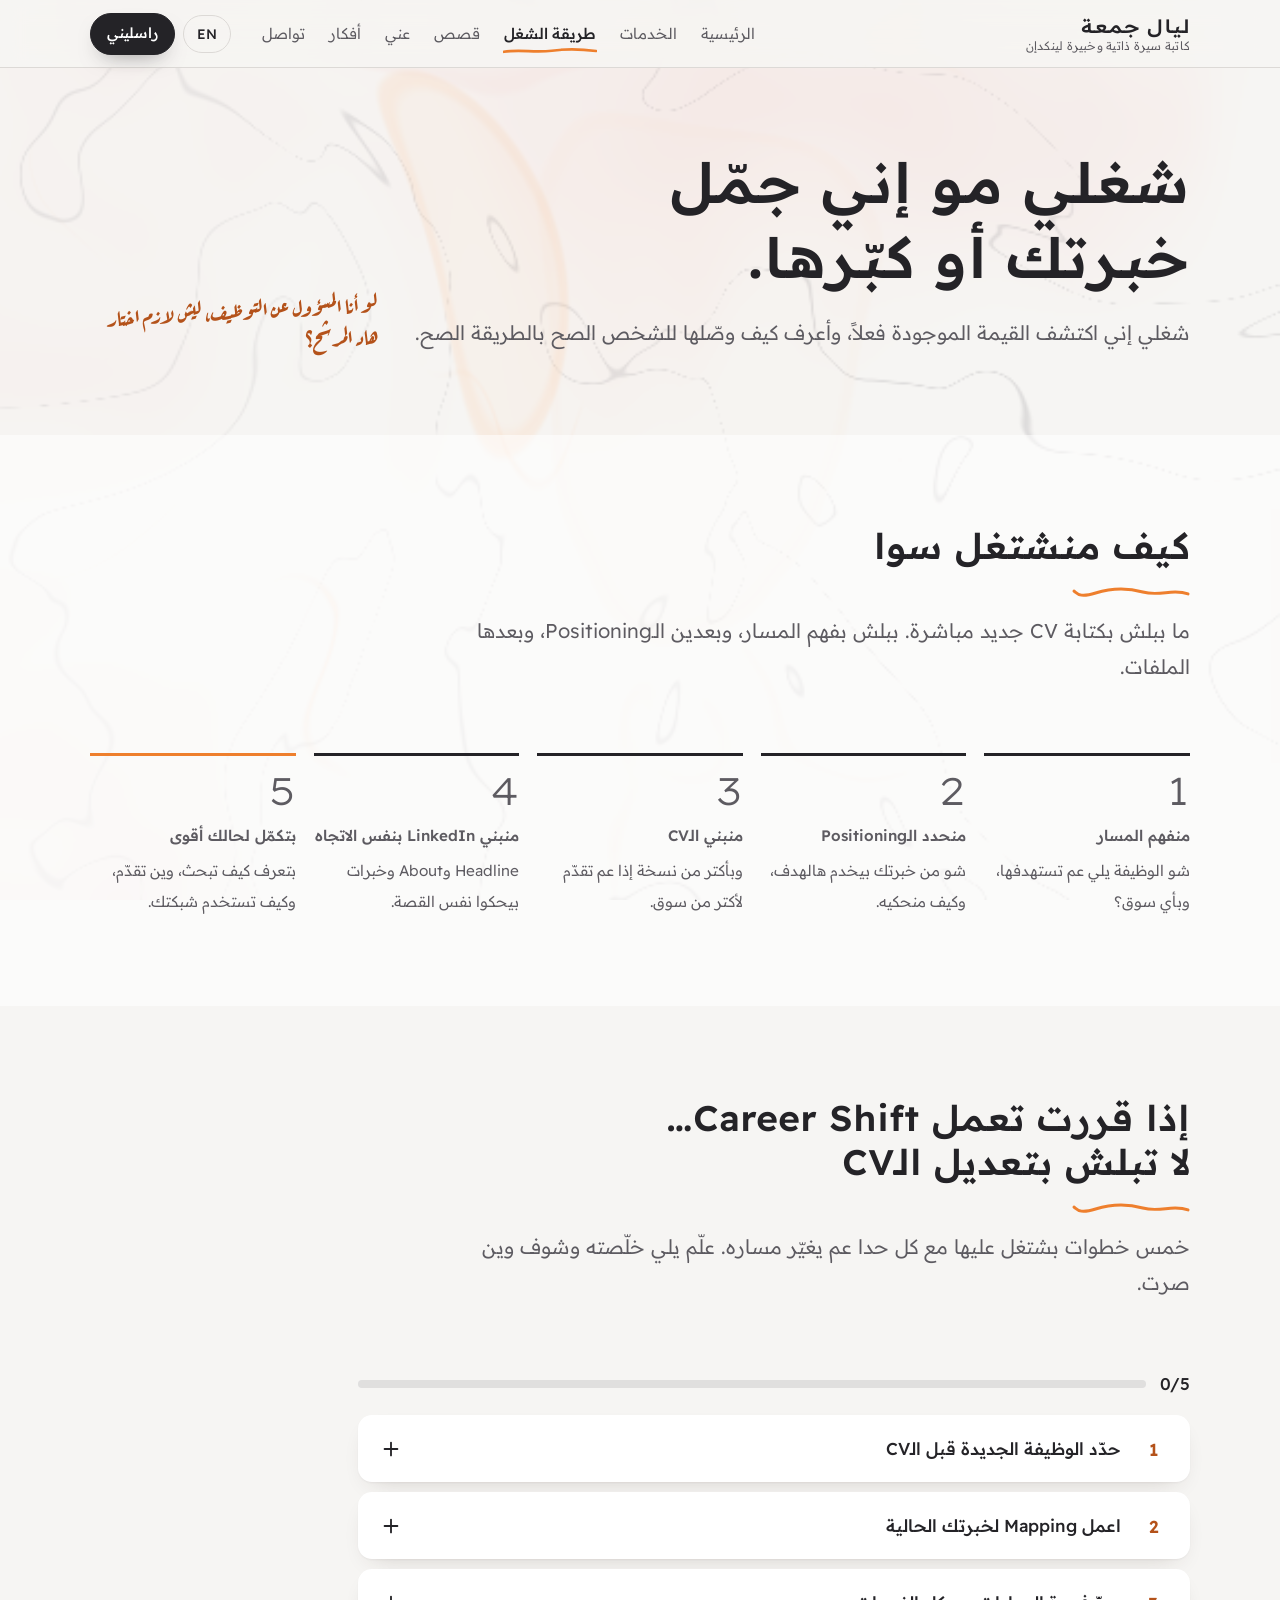
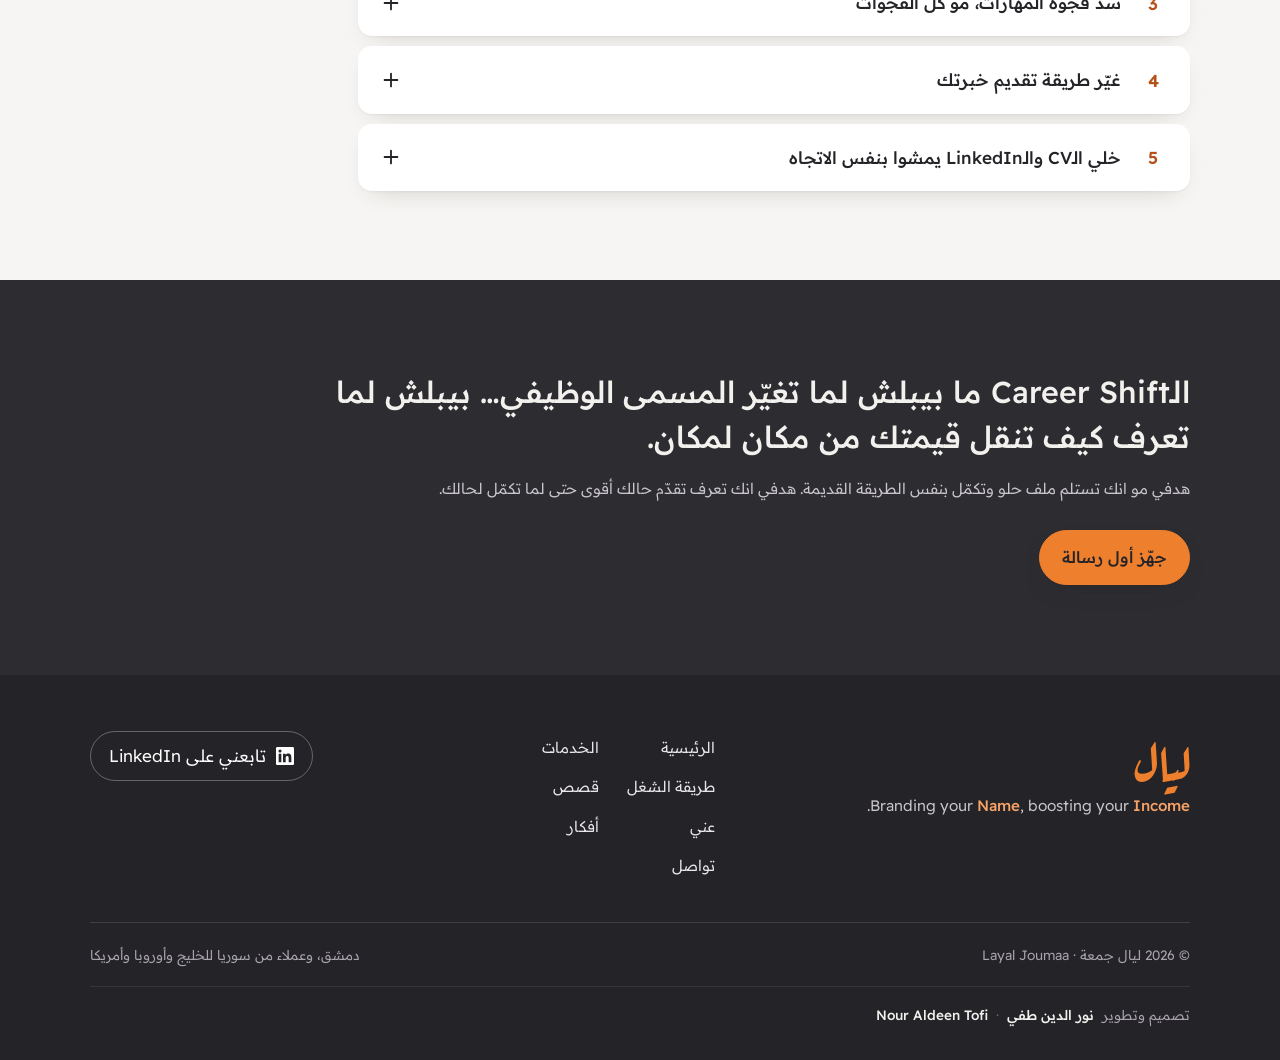
<file: method.html>
<!doctype html>
<html lang="ar" dir="rtl" data-title-ar="طريقة الشغل | ليال جمعة" data-title-en="Method | Layal Joumaa">
<head>
<meta charset="utf-8">
<meta name="viewport" content="width=device-width, initial-scale=1">
<title>طريقة الشغل | ليال جمعة</title>
<meta name="description" content="How Layal Joumaa works: path, positioning, CV, LinkedIn, and leaving you able to carry on alone. Plus an interactive five-step career-shift checklist.">
<meta name="keywords" content="Layal Joumaa, ليال جمعة, ليال جمعه, Layal Jomaa, Layal Jumaa, Layal Joumaah, Layal Jumah, Layal Juma, Layal Jouma, Layal Gomaa, Layal Jomaah, Layal J., CV writer, resume writer, professional CV writer, ATS resume writer, cover letter writer, LinkedIn profile writer, LinkedIn optimization specialist, LinkedIn profile optimization, personal branding consultant, personal brand strategist, كاتبة سيرة ذاتية, كتابة CV احترافي, كتابة سيرة ذاتية ATS, كتابة سيرة ذاتية بالإنجليزي, كتابة Cover Letter, تحسين حساب لينكدإن, تحسين بروفايل لينكد إن, خبيرة LinkedIn, مستشارة براند شخصي, بناء العلامة الشخصية, دمشق, سوريا, Damascus, Syria, اللاذقية, السعودية">
<meta name="author" content="Layal Joumaa (ليال جمعة)">
<meta name="robots" content="index, follow, max-image-preview:large">
<meta property="og:title" content="Method | Layal Joumaa · طريقة الشغل | ليال جمعة">
<meta property="og:description" content="How Layal Joumaa works: path, positioning, CV, LinkedIn, and leaving you able to carry on alone. Plus an interactive five-step career-shift checklist.">
<meta property="og:type" content="profile">
<meta property="profile:first_name" content="Layal"><meta property="profile:last_name" content="Joumaa">
<meta property="og:image" content="https://nouraldeentofi.github.io/layal-joumaa/assets/img/og.jpg">
<meta property="og:image:width" content="1200"><meta property="og:image:height" content="630">
<meta property="og:image:alt" content="Layal Joumaa (ليال جمعة): CV &amp; resume writer, LinkedIn optimisation and personal branding">
<meta property="og:locale" content="ar_SY"><meta property="og:locale:alternate" content="en_US">
<meta name="twitter:card" content="summary_large_image">
<meta name="twitter:image" content="https://nouraldeentofi.github.io/layal-joumaa/assets/img/og.jpg">
<meta name="theme-color" content="#F6F5F3">
<link rel="canonical" href="https://nouraldeentofi.github.io/layal-joumaa/method.html">
<link rel="me" href="https://www.linkedin.com/in/layal-j-b01a39201/">
<link rel="alternate" type="text/plain" href="llms.txt" title="Layal Joumaa: summary for AI assistants">
<link rel="icon" href="data:image/svg+xml,%3Csvg xmlns='http://www.w3.org/2000/svg' viewBox='0 0 64 64'%3E%3Crect width='64' height='64' rx='14' fill='%23242327'/%3E%3Cpath d='M18 44c8 2 20 1 28-3' stroke='%23EE7F2D' stroke-width='5' stroke-linecap='round' fill='none'/%3E%3Cpath d='M24 14v22h14' stroke='%23fff' stroke-width='5' stroke-linecap='round' stroke-linejoin='round' fill='none'/%3E%3C/svg%3E">
<link rel="preload" href="assets/fonts/readex-pro-arabic-full-normal.woff2" as="font" type="font/woff2" crossorigin>
<link rel="stylesheet" href="assets/style.css">
<script>(function(){var d=document.documentElement,l="ar";try{l=localStorage.getItem("lj-lang")||"ar"}catch(e){}if(location.hash==="#en")l="en";if(location.hash==="#ar")l="ar";d.lang=l;d.dir=l==="ar"?"rtl":"ltr";try{if(!matchMedia("(prefers-reduced-motion: reduce)").matches&&"IntersectionObserver" in window){d.classList.add("motion");try{}catch(e){}setTimeout(function(){if(!d.classList.contains("js-ok"))d.classList.remove("motion","intro")},2500)}}catch(e){}})()</script>
<script type="application/ld+json">{"@context":"https://schema.org","@graph":[{"@type":"Person","@id":"https://nouraldeentofi.github.io/layal-joumaa/#layal","name":"Layal Joumaa","alternateName":["ليال جمعة","ليال جمعه","Layal Jomaa","Layal Jumaa","Layal Joumaah","Layal Jumah","Layal Juma","Layal Jouma","Layal Gomaa","Layal Jomaah","Layal J.","Eng. Layal","Eng. Layal Joumaa","المهندسة ليال جمعة","م. ليال جمعة","Layal Joumaa CV","Layal Joumaa LinkedIn"],"givenName":"Layal","familyName":"Joumaa","jobTitle":["CV & Resume Writer","LinkedIn Optimization Specialist","Personal Branding Consultant"],"description":"Layal Joumaa (ليال جمعة) is a Syrian CV and resume writer, LinkedIn optimisation specialist and personal-branding consultant. She builds ATS-friendly CVs, cover letters and LinkedIn profiles, and positions graduates, experienced professionals, career changers and company teams for the market they target in Syria, the Gulf, Europe and the US.","url":"https://nouraldeentofi.github.io/layal-joumaa/","sameAs":["https://www.linkedin.com/in/layal-j-b01a39201/"],"worksFor":{"@type":"Organization","name":"Assil Design"},"alumniOf":{"@type":"CollegeOrUniversity","name":"Tishreen University","alternateName":"جامعة تشرين"},"address":{"@type":"PostalAddress","addressLocality":"Damascus","addressCountry":"SY"},"knowsLanguage":[{"@type":"Language","name":"Arabic","alternateName":"ar"},{"@type":"Language","name":"English","alternateName":"en"},{"@type":"Language","name":"German","alternateName":"de"}],"knowsAbout":["CV writing","Resume writing","ATS optimization","Cover letters","LinkedIn profile optimization","Personal branding","Career positioning","Career change","LinkedIn content strategy","Employer branding","UX research","UI design","Figma"],"hasOccupation":{"@type":"Occupation","name":"CV writer and LinkedIn optimization specialist","alternateName":["CV writer","resume writer","professional CV writer","ATS resume writer","cover letter writer","LinkedIn profile writer","LinkedIn optimization specialist","LinkedIn profile optimization","personal branding consultant","personal brand strategist","career positioning","career shift coaching","career consultant","job search strategy","LinkedIn content strategy","employer branding for teams","كاتبة سيرة ذاتية","كتابة CV احترافي","كتابة سيرة ذاتية ATS","كتابة سيرة ذاتية بالإنجليزي","كتابة Cover Letter","تحسين حساب لينكدإن","تحسين بروفايل لينكد إن","خبيرة LinkedIn","مستشارة براند شخصي","بناء العلامة الشخصية","Personal Branding","تغيير المسار المهني","استشارات مهنية","تجهيز ملف مهني للخليج","سيرة ذاتية للسعودية","محتوى لينكدإن"],"skills":"Resume Writing, Resume Review, LinkedIn Marketing, Branding & Identity, LinkedIn Recruiter, Recruiting, UX Writing, UX Research, Online Teaching"},"hasCredential":[{"@type":"EducationalOccupationalCredential","name":"Bachelor's degree, Software Engineering and Information Systems","credentialCategory":"degree","recognizedBy":{"@type":"CollegeOrUniversity","name":"Tishreen University"}},{"@type":"EducationalOccupationalCredential","name":"Duolingo English Test","dateCreated":"2025-06"},{"@type":"EducationalOccupationalCredential","name":"UI/UX","recognizedBy":{"@type":"Organization","name":"focal X agency"},"dateCreated":"2023-05"},{"@type":"EducationalOccupationalCredential","name":"Write Professional Emails in English","recognizedBy":{"@type":"Organization","name":"Coursera"},"dateCreated":"2022-12"},{"@type":"EducationalOccupationalCredential","name":"Mastering Excel","recognizedBy":{"@type":"Organization","name":"Edraak"},"dateCreated":"2022-03"}]},{"@type":"Service","@id":"https://nouraldeentofi.github.io/layal-joumaa/#services","name":"CV, LinkedIn & Personal Branding by Layal Joumaa","alternateName":"كتابة CV وتحسين LinkedIn وPersonal Branding مع ليال جمعة","provider":{"@id":"https://nouraldeentofi.github.io/layal-joumaa/#layal"},"serviceType":["CV writing & optimisation","Cover letter & HR message","LinkedIn optimisation","Career shift & positioning","Personal branding & content","Team profiles for companies"],"areaServed":[{"@type":"Country","name":"Syria"},{"@type":"Country","name":"Saudi Arabia"},{"@type":"Country","name":"United Arab Emirates"},{"@type":"Country","name":"Qatar"},{"@type":"Country","name":"Kuwait"},{"@type":"Country","name":"Germany"},{"@type":"Country","name":"United States"}],"availableChannel":{"@type":"ServiceChannel","serviceUrl":"https://www.linkedin.com/in/layal-j-b01a39201/","name":"LinkedIn direct message"},"hasOfferCatalog":{"@type":"OfferCatalog","name":"Services","itemListElement":[{"@type":"Offer","itemOffered":{"@type":"Service","name":"CV writing & optimisation","alternateName":"كتابة وتحسين الـCV","description":"For anyone applying without replies, or needing one version per market. ATS-friendly structure; Targeted wording built on real job descriptions; Separate versions per market and role; Entry level to executive"}},{"@type":"Offer","itemOffered":{"@type":"Service","name":"Cover letter & HR message","alternateName":"Cover Letter ورسالة الـHR","description":"For anyone who freezes when introducing themselves to HR. Short and tailored to each opening; Gives your CV context instead of repeating it; Plus a first message to HR: who you are, what you want, where the CV is"}},{"@type":"Offer","itemOffered":{"@type":"Service","name":"LinkedIn optimisation","alternateName":"تحسين LinkedIn","description":"For anyone whose profile exists but doesn't work for them. A headline and About that explain your value in seconds; Experience written in your target market's language; Clearer visibility to recruiters; A profile ready for visitors when a post takes off"}},{"@type":"Offer","itemOffered":{"@type":"Service","name":"Career shift & positioning","alternateName":"Career Shift وPositioning","description":"For anyone changing fields and afraid of starting from zero. Mapping your transferable experience and skills; Pinpointing the 2–3 skills you're missing, not every gap in the market; A CV and LinkedIn pointing the same new direction"}},{"@type":"Offer","itemOffered":{"@type":"Service","name":"Personal branding & content","alternateName":"Personal Branding والمحتوى","description":"For people with expertise but no idea what to post, or no time. Topics drawn from your actual work; Hooks that stop the scroll, with a real idea behind them; A two-hours-a-week system: write and schedule, then get back to work"}},{"@type":"Offer","itemOffered":{"@type":"Service","name":"Team profiles for companies","alternateName":"صورة موحّدة لفريق الشركة","description":"For companies that want every employee to look professional, with the same DNA. Understanding the brand and the image it wants to project; A unified template and visual direction; Every employee keeps a profile true to their own experience"}}]}},{"@type":"WebSite","@id":"https://nouraldeentofi.github.io/layal-joumaa/#site","name":"Layal Joumaa","alternateName":"ليال جمعة","inLanguage":["ar","en"],"about":{"@id":"https://nouraldeentofi.github.io/layal-joumaa/#layal"},"publisher":{"@id":"https://nouraldeentofi.github.io/layal-joumaa/#layal"}},{"@type":"WebPage","name":"Method | Layal Joumaa","description":"How Layal Joumaa works: path, positioning, CV, LinkedIn, and leaving you able to carry on alone. Plus an interactive five-step career-shift checklist.","url":"https://nouraldeentofi.github.io/layal-joumaa/method.html","inLanguage":["ar","en"],"isPartOf":{"@id":"https://nouraldeentofi.github.io/layal-joumaa/#site"},"about":{"@id":"https://nouraldeentofi.github.io/layal-joumaa/#layal"},"primaryImageOfPage":{"@type":"ImageObject","url":"https://nouraldeentofi.github.io/layal-joumaa/assets/img/og.jpg","width":1200,"height":630}}]}</script>
</head>
<body data-page="method">
<a class="skip" href="#main"><span data-l="ar">انتقل للمحتوى</span><span data-l="en" lang="en">Skip to content</span></a>
<header class="top"><div class="wrap top-in">
  <a class="brand" href="index.html"><span data-l="ar"><b>ليال جمعة</b><small>كاتبة سيرة ذاتية وخبيرة لينكدإن</small></span><span data-l="en" lang="en"><b>Layal Joumaa</b><small>CV, LinkedIn & personal brand</small></span></a>
  <nav class="nav" id="nav" aria-label="القائمة الرئيسية" data-al-ar="القائمة الرئيسية" data-al-en="Main"><a href="index.html" style="--k:0"><span data-l="ar">الرئيسية</span><span data-l="en" lang="en">Home</span></a><a href="services.html" style="--k:1"><span data-l="ar">الخدمات</span><span data-l="en" lang="en">Services</span></a><a href="method.html" aria-current="page" style="--k:2"><span data-l="ar">طريقة الشغل</span><span data-l="en" lang="en">Method</span></a><a href="stories.html" style="--k:3"><span data-l="ar">قصص</span><span data-l="en" lang="en">Stories</span></a><a href="about.html" style="--k:4"><span data-l="ar">عني</span><span data-l="en" lang="en">About</span></a><a href="ideas.html" style="--k:5"><span data-l="ar">أفكار</span><span data-l="en" lang="en">Ideas</span></a><a href="contact.html" style="--k:6"><span data-l="ar">تواصل</span><span data-l="en" lang="en">Contact</span></a>
    <div class="nav-extra">
      <div class="nav-card"><span class="mark"><svg class="nib" viewBox="0 0 32 32" aria-hidden="true"><path class="nib-ink" d="M5.5 27c6 1.4 13 1 21.5-1.8"/><g transform="rotate(32 16 14)"><path class="nib-body" d="M16 24.5 9.8 13.6 12.3 4.5h7.4l2.5 9.1z"/><path class="nib-slit" d="M16 24v-8.4"/><circle class="nib-hole" cx="16" cy="14.2" r="1.7"/></g></svg></span>
        <p><span data-l="ar"><b>ليال جمعة</b><span>بساعدك يحكي ملفك عنك قبل المقابلة</span></span><span data-l="en" lang="en"><b>Layal Joumaa</b><span>Helping your profile speak before the interview</span></span></p></div>
      <a class="btn btn-orange" href="contact.html"><span data-l="ar">ابعتلي رسالة</span><span data-l="en" lang="en">Message me</span></a>
      <a class="btn btn-line js-li" href="https://www.linkedin.com/in/layal-j-b01a39201/" rel="noopener" target="_blank"><svg viewBox="0 0 24 24" aria-hidden="true" fill="currentColor"><path d="M20.45 20.45h-3.56v-5.57c0-1.33-.03-3.04-1.85-3.04-1.86 0-2.14 1.45-2.14 2.94v5.67H9.34V9h3.42v1.56h.05c.48-.9 1.64-1.85 3.37-1.85 3.6 0 4.27 2.37 4.27 5.46v6.28ZM5.34 7.43a2.06 2.06 0 1 1 0-4.13 2.06 2.06 0 0 1 0 4.13ZM7.12 20.45H3.56V9h3.56v11.45ZM22.22 0H1.77C.79 0 0 .77 0 1.73v20.54C0 23.23.79 24 1.77 24h20.45c.98 0 1.78-.77 1.78-1.73V1.73C24 .77 23.2 0 22.22 0Z"/></svg>LinkedIn</a>
    </div>
  </nav>
  <div class="acts">
    <button class="lang" id="langBtn" type="button">EN</button>
    <a class="btn btn-ink small" href="contact.html"><span data-l="ar">راسليني</span><span data-l="en" lang="en">Get in touch</span></a>
    <button class="menu" id="menuBtn" type="button" aria-expanded="false" aria-controls="nav"><span class="vh"><span data-l="ar">القائمة</span><span data-l="en" lang="en">Menu</span></span><span class="burger" aria-hidden="true"><i></i><i></i><i></i></span></button>
  </div>
</div><span class="progress" aria-hidden="true"></span></header>
<main id="main">
<section class="phead"><div class="wrap phead-grid">
  <div>
    <h1 class="display"><span data-l="ar">شغلي مو إني جمّل خبرتك أو كبّرها.</span><span data-l="en" lang="en">My job isn't to polish or inflate your experience.</span></h1>
    <p class="lede"><span data-l="ar">شغلي إني اكتشف القيمة الموجودة فعلاً، وأعرف كيف وصّلها للشخص الصح بالطريقة الصح.</span><span data-l="en" lang="en">It's to find the value that's really there, and get it to the right person in the right way.</span></p>
  </div>
  <span class="note" aria-hidden="true"><span data-l="ar">لو أنا المسؤول عن التوظيف، ليش لازم اختار هاد المرشح؟</span><span data-l="en" lang="en">If I were hiring, why this candidate?</span></span>
</div></section>
<section class="paper"><div class="wrap">
  <div class="sec-head"><h2 class="h2"><span data-l="ar">كيف منشتغل سوا</span><span data-l="en" lang="en">How we work together</span></h2><svg class="squig" viewBox="0 0 120 14" aria-hidden="true"><path pathLength="1" d="M2 9C18 3 30 12 48 7S80 3 96 8s18 1 22-2"/></svg><p class="lede"><span data-l="ar">ما ببلش بكتابة CV جديد مباشرة. ببلش بفهم المسار، وبعدين الـPositioning، وبعدها الملفات.</span><span data-l="en" lang="en">I never start by writing a new CV. I start with the path, then the positioning, then the documents.</span></p></div>
  <ol class="steps"><li><span data-l="ar"><b>منفهم المسار</b><span>شو الوظيفة يلي عم تستهدفها، وبأي سوق؟</span></span><span data-l="en" lang="en"><b>We map the path</b><span>Which role, in which market?</span></span></li><li><span data-l="ar"><b>منحدد الـPositioning</b><span>شو من خبرتك بيخدم هالهدف، وكيف منحكيه.</span></span><span data-l="en" lang="en"><b>We set the positioning</b><span>Which parts of your experience serve the goal, and how to say them.</span></span></li><li><span data-l="ar"><b>منبني الـCV</b><span>وبأكتر من نسخة إذا عم تقدّم لأكتر من سوق.</span></span><span data-l="en" lang="en"><b>We build the CV</b><span>In more than one version if you're applying to more than one market.</span></span></li><li><span data-l="ar"><b>منبني LinkedIn بنفس الاتجاه</b><span>Headline وAbout وخبرات بيحكوا نفس القصة.</span></span><span data-l="en" lang="en"><b>We align LinkedIn</b><span>Headline, About and experience telling the same story.</span></span></li><li><span data-l="ar"><b>بتكمّل لحالك أقوى</b><span>بتعرف كيف تبحث، وين تقدّم، وكيف تستخدم شبكتك.</span></span><span data-l="en" lang="en"><b>You carry on stronger</b><span>You know how to search, where to apply and how to use your network.</span></span></li></ol>
</div></section>

<section><div class="wrap">
  <div class="sec-head"><h2 class="h2"><span data-l="ar">إذا قررت تعمل Career Shift… لا تبلش بتعديل الـCV</span><span data-l="en" lang="en">Changing fields? Don't start by editing your CV</span></h2><svg class="squig" viewBox="0 0 120 14" aria-hidden="true"><path pathLength="1" d="M2 9C18 3 30 12 48 7S80 3 96 8s18 1 22-2"/></svg><p class="lede"><span data-l="ar">خمس خطوات بشتغل عليها مع كل حدا عم يغيّر مساره. علّم يلي خلّصته وشوف وين صرت.</span><span data-l="en" lang="en">Five steps I work through with everyone changing careers. Tick what you've done and see where you stand.</span></p></div>
  <div class="shift-prog"><span id="shiftN">0/5</span><div class="shift-track"><div id="shiftBar"></div></div></div>
  <div class="shift" id="shiftList"><details><summary><span class="n">1</span><span data-l="ar">حدّد الوظيفة الجديدة قبل الـCV</span><span data-l="en" lang="en">Choose the new role before the CV</span><svg class="pm" viewBox="0 0 24 24" aria-hidden="true" fill="none" stroke="currentColor" stroke-width="2" stroke-linecap="round"><path d="M12 5v14M5 12h14"/></svg></summary><p><span data-l="ar">لا تقول «بدي اترك مجالي». حدّد بالضبط شو الوظائف يلي عم تستهدفها. كل ما كان الاتجاه أوضح، صار أسهل تعرف شو بتحتفظ فيه من خبرتك.</span><span data-l="en" lang="en">Don't just say “I want out.” Name the exact roles you're targeting. The clearer the direction, the easier it is to know what to keep.</span></p><label class="tick"><input type="checkbox"><span data-l="ar">خلّصت هالخطوة</span><span data-l="en" lang="en">I've done this step</span></label></details><details><summary><span class="n">2</span><span data-l="ar">اعمل Mapping لخبرتك الحالية</span><span data-l="en" lang="en">Map your current experience</span><svg class="pm" viewBox="0 0 24 24" aria-hidden="true" fill="none" stroke="currentColor" stroke-width="2" stroke-linecap="round"><path d="M12 5v14M5 12h14"/></svg></summary><p><span data-l="ar">شو منها مطلوب بالمجال الجديد؟ شو قابل للنقل؟ وشو ما عاد يخدمك؟ أحياناً بتكتشف انك أقرب مما كنت مفكّر.</span><span data-l="en" lang="en">What's in demand in the new field? What transfers? What no longer serves you? You're often closer than you think.</span></p><label class="tick"><input type="checkbox"><span data-l="ar">خلّصت هالخطوة</span><span data-l="en" lang="en">I've done this step</span></label></details><details><summary><span class="n">3</span><span data-l="ar">سدّ فجوة المهارات، مو كل الفجوات</span><span data-l="en" lang="en">Close your skills gap, not every gap</span><svg class="pm" viewBox="0 0 24 24" aria-hidden="true" fill="none" stroke="currentColor" stroke-width="2" stroke-linecap="round"><path d="M12 5v14M5 12h14"/></svg></summary><p><span data-l="ar">حدّد 2–3 مهارات أساسية ناقصتك، واشتغل عليها عبر Courses أو Projects أو Freelance.</span><span data-l="en" lang="en">Find the 2–3 core skills you're missing and build them through courses, projects or freelance work.</span></p><label class="tick"><input type="checkbox"><span data-l="ar">خلّصت هالخطوة</span><span data-l="en" lang="en">I've done this step</span></label></details><details><summary><span class="n">4</span><span data-l="ar">غيّر طريقة تقديم خبرتك</span><span data-l="en" lang="en">Reframe how you present your experience</span><svg class="pm" viewBox="0 0 24 24" aria-hidden="true" fill="none" stroke="currentColor" stroke-width="2" stroke-linecap="round"><path d="M12 5v14M5 12h14"/></svg></summary><p><span data-l="ar">نفس الخبرة ممكن تنكتب بطريقة تبعدك عن الوظيفة الجديدة، أو بطريقة توضّح ليش إلها قيمة فيها.</span><span data-l="en" lang="en">The same experience can be written to push you away from the new role, or to show why it matters there.</span></p><label class="tick"><input type="checkbox"><span data-l="ar">خلّصت هالخطوة</span><span data-l="en" lang="en">I've done this step</span></label></details><details><summary><span class="n">5</span><span data-l="ar">خلي الـCV والـLinkedIn يمشوا بنفس الاتجاه</span><span data-l="en" lang="en">Point your CV and LinkedIn the same way</span><svg class="pm" viewBox="0 0 24 24" aria-hidden="true" fill="none" stroke="currentColor" stroke-width="2" stroke-linecap="round"><path d="M12 5v14M5 12h14"/></svg></summary><p><span data-l="ar">إذا الـCV بيحكي عن مجال جديد والـLinkedIn لسا بالمجال القديم، عم تعطي السوق صورتين مختلفتين عنك.</span><span data-l="en" lang="en">If your CV says new field and your LinkedIn still says old field, the market sees two different people.</span></p><label class="tick"><input type="checkbox"><span data-l="ar">خلّصت هالخطوة</span><span data-l="en" lang="en">I've done this step</span></label></details></div>
  <div class="shift-done" id="shiftDone" hidden><p><span data-l="ar">خلّصت الخمسة 🤍 هلأ وقت الـCV والـLinkedIn.</span><span data-l="en" lang="en">All five done 🤍 Now it's time for the CV and LinkedIn.</span></p>
    <a class="btn btn-orange" href="contact.html"><span data-l="ar">جهّز رسالتك إلي</span><span data-l="en" lang="en">Draft your message to me</span></a></div>
</div></section>

<section class="ink"><div class="wrap">
  <p class="pull"><span data-l="ar">الـCareer Shift ما بيبلش لما تغيّر المسمى الوظيفي… بيبلش لما تعرف كيف تنقل قيمتك من مكان لمكان.</span><span data-l="en" lang="en">A career shift doesn't start with a new job title. It starts when you know how to carry your value from one place to the next.</span></p>
  <p class="pull-by"><span data-l="ar">هدفي مو انك تستلم ملف حلو وتكمّل بنفس الطريقة القديمة. هدفي انك تعرف تقدّم حالك أقوى حتى لما تكمّل لحالك.</span><span data-l="en" lang="en">The goal isn't a nice file and back to the old habits. It's that you present yourself better, even on your own.</span></p>
  <p style="margin-top:28px;margin-bottom:0"><a class="btn btn-orange" href="contact.html"><span data-l="ar">جهّز أول رسالة</span><span data-l="en" lang="en">Draft your first message</span></a></p>
</div></section>

</main>
<footer class="foot"><div class="wrap">
  <div class="foot-grid">
    <div>
      <p class="sig"><span data-l="ar">ليال</span><span data-l="en" lang="en">Layal</span></p>
      <p class="slogan">Branding your <b>Name</b>, boosting your <b>Income</b>.</p>
    </div>
    <nav aria-label="روابط الموقع" data-al-ar="روابط الموقع" data-al-en="Footer"><a href="index.html"><span data-l="ar">الرئيسية</span><span data-l="en" lang="en">Home</span></a><a href="services.html"><span data-l="ar">الخدمات</span><span data-l="en" lang="en">Services</span></a><a href="method.html"><span data-l="ar">طريقة الشغل</span><span data-l="en" lang="en">Method</span></a><a href="stories.html"><span data-l="ar">قصص</span><span data-l="en" lang="en">Stories</span></a><a href="about.html"><span data-l="ar">عني</span><span data-l="en" lang="en">About</span></a><a href="ideas.html"><span data-l="ar">أفكار</span><span data-l="en" lang="en">Ideas</span></a><a href="contact.html"><span data-l="ar">تواصل</span><span data-l="en" lang="en">Contact</span></a></nav>
    <a class="li js-li" href="https://www.linkedin.com/in/layal-j-b01a39201/" rel="me noopener" target="_blank"><svg viewBox="0 0 24 24" aria-hidden="true" fill="currentColor"><path d="M20.45 20.45h-3.56v-5.57c0-1.33-.03-3.04-1.85-3.04-1.86 0-2.14 1.45-2.14 2.94v5.67H9.34V9h3.42v1.56h.05c.48-.9 1.64-1.85 3.37-1.85 3.6 0 4.27 2.37 4.27 5.46v6.28ZM5.34 7.43a2.06 2.06 0 1 1 0-4.13 2.06 2.06 0 0 1 0 4.13ZM7.12 20.45H3.56V9h3.56v11.45ZM22.22 0H1.77C.79 0 0 .77 0 1.73v20.54C0 23.23.79 24 1.77 24h20.45c.98 0 1.78-.77 1.78-1.73V1.73C24 .77 23.2 0 22.22 0Z"/></svg><span data-l="ar">تابعني على LinkedIn</span><span data-l="en" lang="en">Follow on LinkedIn</span></a>
  </div>
  <div class="foot-base">
    <span>© 2026 <span data-l="ar">ليال جمعة · Layal Joumaa</span><span data-l="en" lang="en">Layal Joumaa · ليال جمعة</span></span>
    <span><span data-l="ar">دمشق، وعملاء من سوريا للخليج وأوروبا وأمريكا</span><span data-l="en" lang="en">Damascus, with clients from Syria to the Gulf, Europe and the US</span></span>
  </div>
  <p class="credit"><span data-l="ar">تصميم وتطوير</span><span data-l="en" lang="en">Designed &amp; built by</span>
    <a href="https://nouraldeentofi.com" rel="noopener" target="_blank" lang="ar" dir="rtl">نور الدين طفي</a><span class="sep" aria-hidden="true">·</span><a href="https://nouraldeentofi.com" rel="noopener" target="_blank" lang="en" dir="ltr">Nour Aldeen Tofi</a></p>
</div></footer>
<div class="dock" id="dock">
  <a class="dock-main" href="contact.html"><span data-l="ar">ابعتلي رسالة</span><span data-l="en" lang="en">Send me a message</span><span aria-hidden="true">✎</span></a>
  <a class="dock-li js-li" href="https://www.linkedin.com/in/layal-j-b01a39201/" rel="noopener" target="_blank" aria-label="LinkedIn"><svg viewBox="0 0 24 24" aria-hidden="true" fill="currentColor"><path d="M20.45 20.45h-3.56v-5.57c0-1.33-.03-3.04-1.85-3.04-1.86 0-2.14 1.45-2.14 2.94v5.67H9.34V9h3.42v1.56h.05c.48-.9 1.64-1.85 3.37-1.85 3.6 0 4.27 2.37 4.27 5.46v6.28ZM5.34 7.43a2.06 2.06 0 1 1 0-4.13 2.06 2.06 0 0 1 0 4.13ZM7.12 20.45H3.56V9h3.56v11.45ZM22.22 0H1.77C.79 0 0 .77 0 1.73v20.54C0 23.23.79 24 1.77 24h20.45c.98 0 1.78-.77 1.78-1.73V1.73C24 .77 23.2 0 22.22 0Z"/></svg></a>
</div>
<script src="assets/ebru.js" defer></script>
<script src="assets/site.js" defer></script>
</body>
</html>
</file>
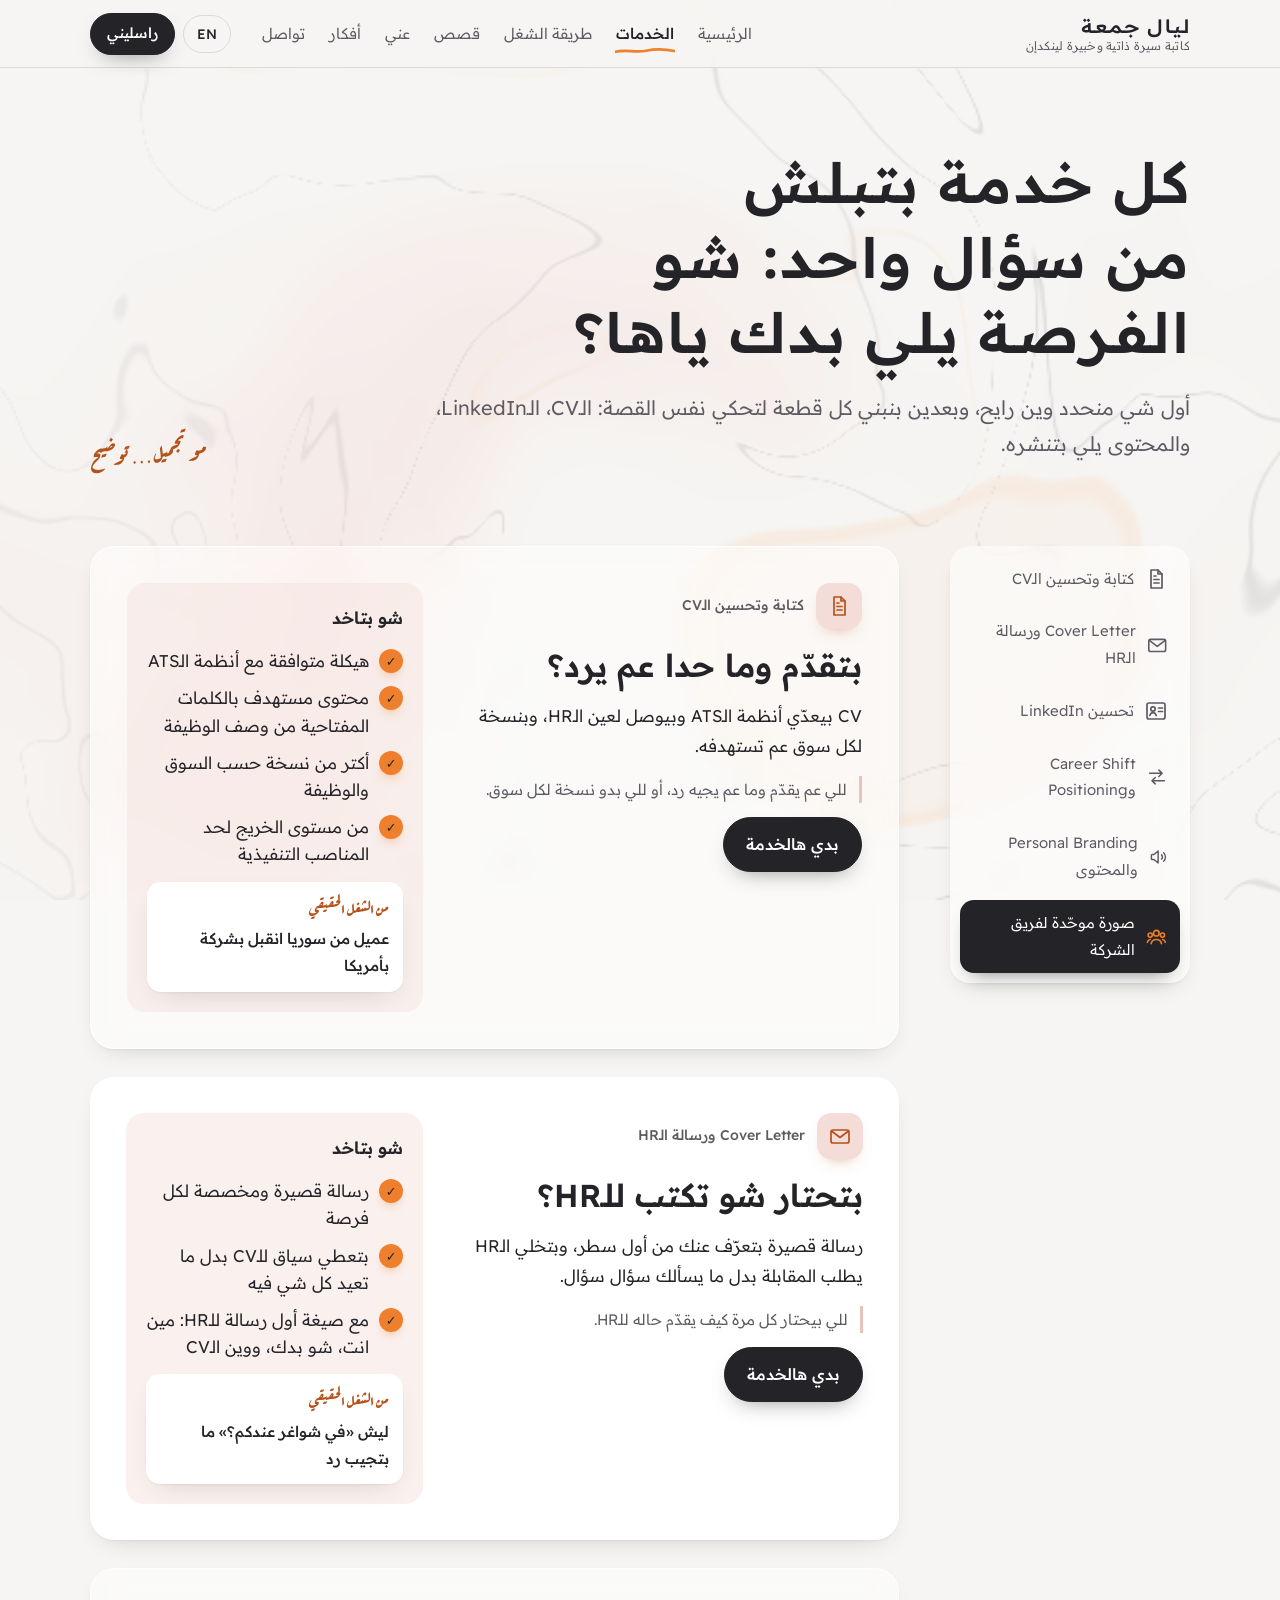
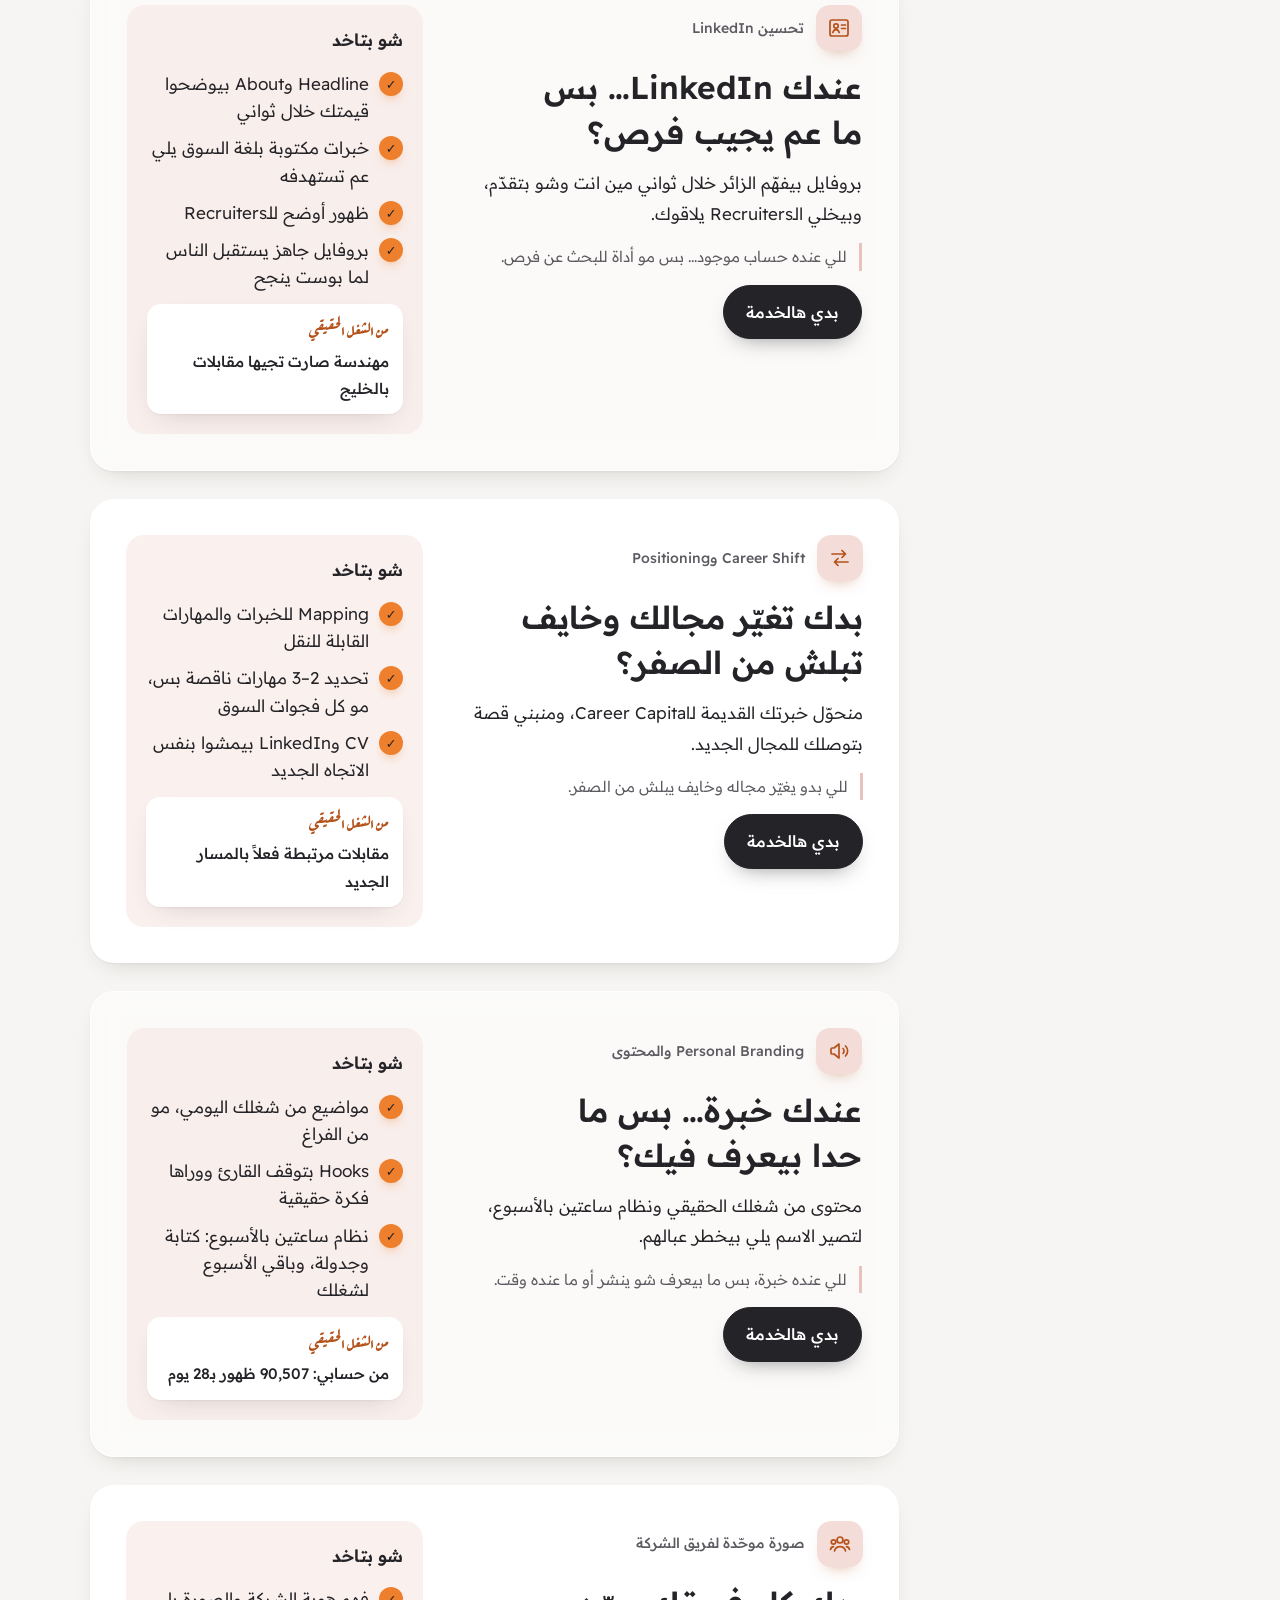
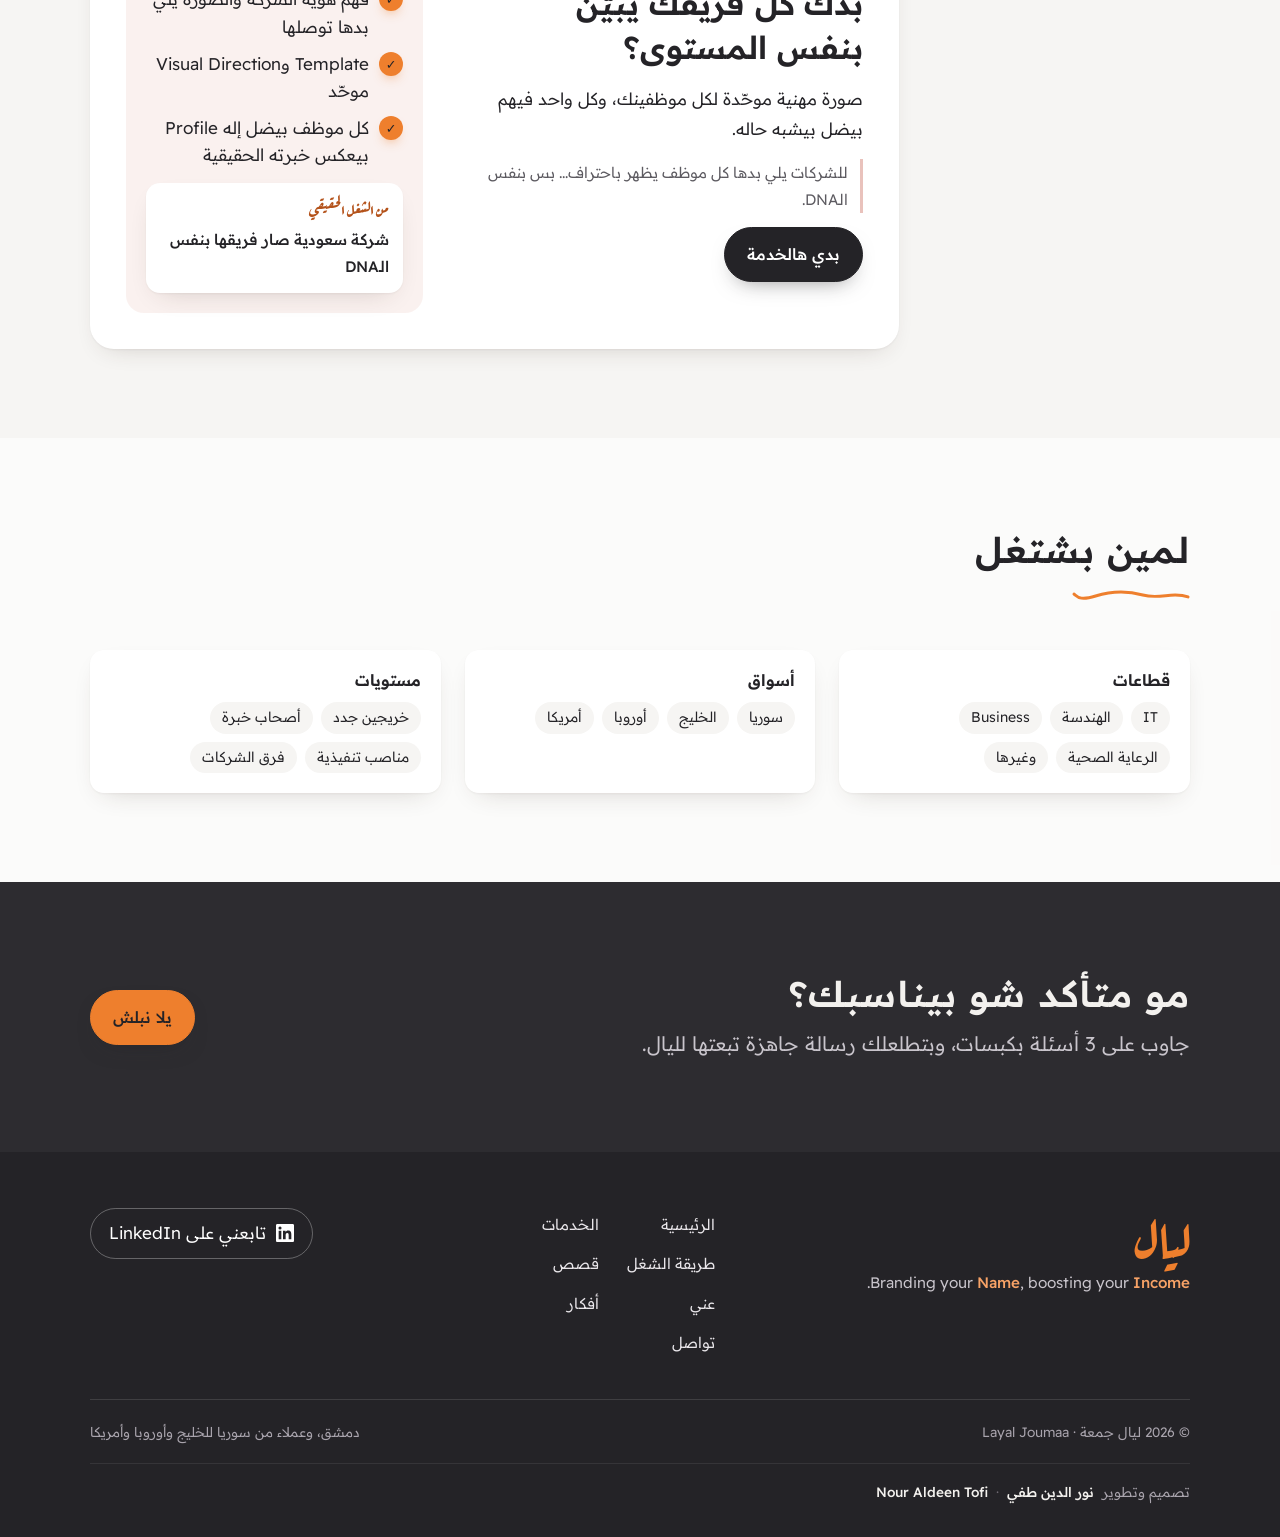
<file: services.html>
<!doctype html>
<html lang="ar" dir="rtl" data-title-ar="الخدمات | ليال جمعة" data-title-en="Services | Layal Joumaa">
<head>
<meta charset="utf-8">
<meta name="viewport" content="width=device-width, initial-scale=1">
<title>الخدمات | ليال جمعة</title>
<meta name="description" content="Services by Layal Joumaa: ATS CV writing, cover letters, LinkedIn optimisation, career-shift positioning, personal branding and team profiles.">
<meta name="keywords" content="Layal Joumaa, ليال جمعة, ليال جمعه, Layal Jomaa, Layal Jumaa, Layal Joumaah, Layal Jumah, Layal Juma, Layal Jouma, Layal Gomaa, Layal Jomaah, Layal J., CV writer, resume writer, professional CV writer, ATS resume writer, cover letter writer, LinkedIn profile writer, LinkedIn optimization specialist, LinkedIn profile optimization, personal branding consultant, personal brand strategist, كاتبة سيرة ذاتية, كتابة CV احترافي, كتابة سيرة ذاتية ATS, كتابة سيرة ذاتية بالإنجليزي, كتابة Cover Letter, تحسين حساب لينكدإن, تحسين بروفايل لينكد إن, خبيرة LinkedIn, مستشارة براند شخصي, بناء العلامة الشخصية, دمشق, سوريا, Damascus, Syria, اللاذقية, السعودية">
<meta name="author" content="Layal Joumaa (ليال جمعة)">
<meta name="robots" content="index, follow, max-image-preview:large">
<meta property="og:title" content="Services | Layal Joumaa · الخدمات | ليال جمعة">
<meta property="og:description" content="Services by Layal Joumaa: ATS CV writing, cover letters, LinkedIn optimisation, career-shift positioning, personal branding and team profiles.">
<meta property="og:type" content="profile">
<meta property="profile:first_name" content="Layal"><meta property="profile:last_name" content="Joumaa">
<meta property="og:image" content="https://nouraldeentofi.github.io/layal-joumaa/assets/img/og.jpg">
<meta property="og:image:width" content="1200"><meta property="og:image:height" content="630">
<meta property="og:image:alt" content="Layal Joumaa (ليال جمعة): CV &amp; resume writer, LinkedIn optimisation and personal branding">
<meta property="og:locale" content="ar_SY"><meta property="og:locale:alternate" content="en_US">
<meta name="twitter:card" content="summary_large_image">
<meta name="twitter:image" content="https://nouraldeentofi.github.io/layal-joumaa/assets/img/og.jpg">
<meta name="theme-color" content="#F6F5F3">
<link rel="canonical" href="https://nouraldeentofi.github.io/layal-joumaa/services.html">
<link rel="me" href="https://www.linkedin.com/in/layal-j-b01a39201/">
<link rel="alternate" type="text/plain" href="llms.txt" title="Layal Joumaa: summary for AI assistants">
<link rel="icon" href="data:image/svg+xml,%3Csvg xmlns='http://www.w3.org/2000/svg' viewBox='0 0 64 64'%3E%3Crect width='64' height='64' rx='14' fill='%23242327'/%3E%3Cpath d='M18 44c8 2 20 1 28-3' stroke='%23EE7F2D' stroke-width='5' stroke-linecap='round' fill='none'/%3E%3Cpath d='M24 14v22h14' stroke='%23fff' stroke-width='5' stroke-linecap='round' stroke-linejoin='round' fill='none'/%3E%3C/svg%3E">
<link rel="preload" href="assets/fonts/readex-pro-arabic-full-normal.woff2" as="font" type="font/woff2" crossorigin>
<link rel="stylesheet" href="assets/style.css">
<script>(function(){var d=document.documentElement,l="ar";try{l=localStorage.getItem("lj-lang")||"ar"}catch(e){}if(location.hash==="#en")l="en";if(location.hash==="#ar")l="ar";d.lang=l;d.dir=l==="ar"?"rtl":"ltr";try{if(!matchMedia("(prefers-reduced-motion: reduce)").matches&&"IntersectionObserver" in window){d.classList.add("motion");try{}catch(e){}setTimeout(function(){if(!d.classList.contains("js-ok"))d.classList.remove("motion","intro")},2500)}}catch(e){}})()</script>
<script type="application/ld+json">{"@context":"https://schema.org","@graph":[{"@type":"Person","@id":"https://nouraldeentofi.github.io/layal-joumaa/#layal","name":"Layal Joumaa","alternateName":["ليال جمعة","ليال جمعه","Layal Jomaa","Layal Jumaa","Layal Joumaah","Layal Jumah","Layal Juma","Layal Jouma","Layal Gomaa","Layal Jomaah","Layal J.","Eng. Layal","Eng. Layal Joumaa","المهندسة ليال جمعة","م. ليال جمعة","Layal Joumaa CV","Layal Joumaa LinkedIn"],"givenName":"Layal","familyName":"Joumaa","jobTitle":["CV & Resume Writer","LinkedIn Optimization Specialist","Personal Branding Consultant"],"description":"Layal Joumaa (ليال جمعة) is a Syrian CV and resume writer, LinkedIn optimisation specialist and personal-branding consultant. She builds ATS-friendly CVs, cover letters and LinkedIn profiles, and positions graduates, experienced professionals, career changers and company teams for the market they target in Syria, the Gulf, Europe and the US.","url":"https://nouraldeentofi.github.io/layal-joumaa/","sameAs":["https://www.linkedin.com/in/layal-j-b01a39201/"],"worksFor":{"@type":"Organization","name":"Assil Design"},"alumniOf":{"@type":"CollegeOrUniversity","name":"Tishreen University","alternateName":"جامعة تشرين"},"address":{"@type":"PostalAddress","addressLocality":"Damascus","addressCountry":"SY"},"knowsLanguage":[{"@type":"Language","name":"Arabic","alternateName":"ar"},{"@type":"Language","name":"English","alternateName":"en"},{"@type":"Language","name":"German","alternateName":"de"}],"knowsAbout":["CV writing","Resume writing","ATS optimization","Cover letters","LinkedIn profile optimization","Personal branding","Career positioning","Career change","LinkedIn content strategy","Employer branding","UX research","UI design","Figma"],"hasOccupation":{"@type":"Occupation","name":"CV writer and LinkedIn optimization specialist","alternateName":["CV writer","resume writer","professional CV writer","ATS resume writer","cover letter writer","LinkedIn profile writer","LinkedIn optimization specialist","LinkedIn profile optimization","personal branding consultant","personal brand strategist","career positioning","career shift coaching","career consultant","job search strategy","LinkedIn content strategy","employer branding for teams","كاتبة سيرة ذاتية","كتابة CV احترافي","كتابة سيرة ذاتية ATS","كتابة سيرة ذاتية بالإنجليزي","كتابة Cover Letter","تحسين حساب لينكدإن","تحسين بروفايل لينكد إن","خبيرة LinkedIn","مستشارة براند شخصي","بناء العلامة الشخصية","Personal Branding","تغيير المسار المهني","استشارات مهنية","تجهيز ملف مهني للخليج","سيرة ذاتية للسعودية","محتوى لينكدإن"],"skills":"Resume Writing, Resume Review, LinkedIn Marketing, Branding & Identity, LinkedIn Recruiter, Recruiting, UX Writing, UX Research, Online Teaching"},"hasCredential":[{"@type":"EducationalOccupationalCredential","name":"Bachelor's degree, Software Engineering and Information Systems","credentialCategory":"degree","recognizedBy":{"@type":"CollegeOrUniversity","name":"Tishreen University"}},{"@type":"EducationalOccupationalCredential","name":"Duolingo English Test","dateCreated":"2025-06"},{"@type":"EducationalOccupationalCredential","name":"UI/UX","recognizedBy":{"@type":"Organization","name":"focal X agency"},"dateCreated":"2023-05"},{"@type":"EducationalOccupationalCredential","name":"Write Professional Emails in English","recognizedBy":{"@type":"Organization","name":"Coursera"},"dateCreated":"2022-12"},{"@type":"EducationalOccupationalCredential","name":"Mastering Excel","recognizedBy":{"@type":"Organization","name":"Edraak"},"dateCreated":"2022-03"}]},{"@type":"Service","@id":"https://nouraldeentofi.github.io/layal-joumaa/#services","name":"CV, LinkedIn & Personal Branding by Layal Joumaa","alternateName":"كتابة CV وتحسين LinkedIn وPersonal Branding مع ليال جمعة","provider":{"@id":"https://nouraldeentofi.github.io/layal-joumaa/#layal"},"serviceType":["CV writing & optimisation","Cover letter & HR message","LinkedIn optimisation","Career shift & positioning","Personal branding & content","Team profiles for companies"],"areaServed":[{"@type":"Country","name":"Syria"},{"@type":"Country","name":"Saudi Arabia"},{"@type":"Country","name":"United Arab Emirates"},{"@type":"Country","name":"Qatar"},{"@type":"Country","name":"Kuwait"},{"@type":"Country","name":"Germany"},{"@type":"Country","name":"United States"}],"availableChannel":{"@type":"ServiceChannel","serviceUrl":"https://www.linkedin.com/in/layal-j-b01a39201/","name":"LinkedIn direct message"},"hasOfferCatalog":{"@type":"OfferCatalog","name":"Services","itemListElement":[{"@type":"Offer","itemOffered":{"@type":"Service","name":"CV writing & optimisation","alternateName":"كتابة وتحسين الـCV","description":"For anyone applying without replies, or needing one version per market. ATS-friendly structure; Targeted wording built on real job descriptions; Separate versions per market and role; Entry level to executive"}},{"@type":"Offer","itemOffered":{"@type":"Service","name":"Cover letter & HR message","alternateName":"Cover Letter ورسالة الـHR","description":"For anyone who freezes when introducing themselves to HR. Short and tailored to each opening; Gives your CV context instead of repeating it; Plus a first message to HR: who you are, what you want, where the CV is"}},{"@type":"Offer","itemOffered":{"@type":"Service","name":"LinkedIn optimisation","alternateName":"تحسين LinkedIn","description":"For anyone whose profile exists but doesn't work for them. A headline and About that explain your value in seconds; Experience written in your target market's language; Clearer visibility to recruiters; A profile ready for visitors when a post takes off"}},{"@type":"Offer","itemOffered":{"@type":"Service","name":"Career shift & positioning","alternateName":"Career Shift وPositioning","description":"For anyone changing fields and afraid of starting from zero. Mapping your transferable experience and skills; Pinpointing the 2–3 skills you're missing, not every gap in the market; A CV and LinkedIn pointing the same new direction"}},{"@type":"Offer","itemOffered":{"@type":"Service","name":"Personal branding & content","alternateName":"Personal Branding والمحتوى","description":"For people with expertise but no idea what to post, or no time. Topics drawn from your actual work; Hooks that stop the scroll, with a real idea behind them; A two-hours-a-week system: write and schedule, then get back to work"}},{"@type":"Offer","itemOffered":{"@type":"Service","name":"Team profiles for companies","alternateName":"صورة موحّدة لفريق الشركة","description":"For companies that want every employee to look professional, with the same DNA. Understanding the brand and the image it wants to project; A unified template and visual direction; Every employee keeps a profile true to their own experience"}}]}},{"@type":"WebSite","@id":"https://nouraldeentofi.github.io/layal-joumaa/#site","name":"Layal Joumaa","alternateName":"ليال جمعة","inLanguage":["ar","en"],"about":{"@id":"https://nouraldeentofi.github.io/layal-joumaa/#layal"},"publisher":{"@id":"https://nouraldeentofi.github.io/layal-joumaa/#layal"}},{"@type":"WebPage","name":"Services | Layal Joumaa","description":"Services by Layal Joumaa: ATS CV writing, cover letters, LinkedIn optimisation, career-shift positioning, personal branding and team profiles.","url":"https://nouraldeentofi.github.io/layal-joumaa/services.html","inLanguage":["ar","en"],"isPartOf":{"@id":"https://nouraldeentofi.github.io/layal-joumaa/#site"},"about":{"@id":"https://nouraldeentofi.github.io/layal-joumaa/#layal"},"primaryImageOfPage":{"@type":"ImageObject","url":"https://nouraldeentofi.github.io/layal-joumaa/assets/img/og.jpg","width":1200,"height":630}}]}</script>
</head>
<body data-page="services">
<a class="skip" href="#main"><span data-l="ar">انتقل للمحتوى</span><span data-l="en" lang="en">Skip to content</span></a>
<header class="top"><div class="wrap top-in">
  <a class="brand" href="index.html"><span data-l="ar"><b>ليال جمعة</b><small>كاتبة سيرة ذاتية وخبيرة لينكدإن</small></span><span data-l="en" lang="en"><b>Layal Joumaa</b><small>CV, LinkedIn & personal brand</small></span></a>
  <nav class="nav" id="nav" aria-label="القائمة الرئيسية" data-al-ar="القائمة الرئيسية" data-al-en="Main"><a href="index.html" style="--k:0"><span data-l="ar">الرئيسية</span><span data-l="en" lang="en">Home</span></a><a href="services.html" aria-current="page" style="--k:1"><span data-l="ar">الخدمات</span><span data-l="en" lang="en">Services</span></a><a href="method.html" style="--k:2"><span data-l="ar">طريقة الشغل</span><span data-l="en" lang="en">Method</span></a><a href="stories.html" style="--k:3"><span data-l="ar">قصص</span><span data-l="en" lang="en">Stories</span></a><a href="about.html" style="--k:4"><span data-l="ar">عني</span><span data-l="en" lang="en">About</span></a><a href="ideas.html" style="--k:5"><span data-l="ar">أفكار</span><span data-l="en" lang="en">Ideas</span></a><a href="contact.html" style="--k:6"><span data-l="ar">تواصل</span><span data-l="en" lang="en">Contact</span></a>
    <div class="nav-extra">
      <div class="nav-card"><span class="mark"><svg class="nib" viewBox="0 0 32 32" aria-hidden="true"><path class="nib-ink" d="M5.5 27c6 1.4 13 1 21.5-1.8"/><g transform="rotate(32 16 14)"><path class="nib-body" d="M16 24.5 9.8 13.6 12.3 4.5h7.4l2.5 9.1z"/><path class="nib-slit" d="M16 24v-8.4"/><circle class="nib-hole" cx="16" cy="14.2" r="1.7"/></g></svg></span>
        <p><span data-l="ar"><b>ليال جمعة</b><span>بساعدك يحكي ملفك عنك قبل المقابلة</span></span><span data-l="en" lang="en"><b>Layal Joumaa</b><span>Helping your profile speak before the interview</span></span></p></div>
      <a class="btn btn-orange" href="contact.html"><span data-l="ar">ابعتلي رسالة</span><span data-l="en" lang="en">Message me</span></a>
      <a class="btn btn-line js-li" href="https://www.linkedin.com/in/layal-j-b01a39201/" rel="noopener" target="_blank"><svg viewBox="0 0 24 24" aria-hidden="true" fill="currentColor"><path d="M20.45 20.45h-3.56v-5.57c0-1.33-.03-3.04-1.85-3.04-1.86 0-2.14 1.45-2.14 2.94v5.67H9.34V9h3.42v1.56h.05c.48-.9 1.64-1.85 3.37-1.85 3.6 0 4.27 2.37 4.27 5.46v6.28ZM5.34 7.43a2.06 2.06 0 1 1 0-4.13 2.06 2.06 0 0 1 0 4.13ZM7.12 20.45H3.56V9h3.56v11.45ZM22.22 0H1.77C.79 0 0 .77 0 1.73v20.54C0 23.23.79 24 1.77 24h20.45c.98 0 1.78-.77 1.78-1.73V1.73C24 .77 23.2 0 22.22 0Z"/></svg>LinkedIn</a>
    </div>
  </nav>
  <div class="acts">
    <button class="lang" id="langBtn" type="button">EN</button>
    <a class="btn btn-ink small" href="contact.html"><span data-l="ar">راسليني</span><span data-l="en" lang="en">Get in touch</span></a>
    <button class="menu" id="menuBtn" type="button" aria-expanded="false" aria-controls="nav"><span class="vh"><span data-l="ar">القائمة</span><span data-l="en" lang="en">Menu</span></span><span class="burger" aria-hidden="true"><i></i><i></i><i></i></span></button>
  </div>
</div><span class="progress" aria-hidden="true"></span></header>
<main id="main">
<section class="phead"><div class="wrap phead-grid">
  <div>
    <h1 class="display"><span data-l="ar">كل خدمة بتبلش من سؤال واحد: شو الفرصة يلي بدك ياها؟</span><span data-l="en" lang="en">Every service starts with one question: which opportunity are you after?</span></h1>
    <p class="lede"><span data-l="ar">أول شي منحدد وين رايح، وبعدين بنبني كل قطعة لتحكي نفس القصة: الـCV، الـLinkedIn، والمحتوى يلي بتنشره.</span><span data-l="en" lang="en">First we decide where you're heading, then every piece is built to tell the same story: your CV, your LinkedIn and what you post.</span></p>
  </div>
  <span class="note" aria-hidden="true"><span data-l="ar">مو تجميل… توضيح</span><span data-l="en" lang="en">Not polish. Clarity.</span></span>
</div></section>
<section style="padding-top:0"><div class="wrap sv-layout">
  <nav class="sv-index" aria-label="الخدمات" data-al-ar="الخدمات" data-al-en="Services"><a href="#cv"><svg class="ic" viewBox="0 0 24 24" aria-hidden="true"><path d="M7 3h7l4 4v14H7z"/><path d="M14 3v4h4"/><path d="M10 9h2M10 12.5h5M10 16h5"/></svg><span><span data-l="ar">كتابة وتحسين الـCV</span><span data-l="en" lang="en">CV writing & optimisation</span></span></a><a href="#cover"><svg class="ic" viewBox="0 0 24 24" aria-hidden="true"><rect x="3" y="6" width="18" height="13" rx="2"/><path d="m3.5 7 8.5 6.5L20.5 7"/></svg><span><span data-l="ar">Cover Letter ورسالة الـHR</span><span data-l="en" lang="en">Cover letter & HR message</span></span></a><a href="#linkedin"><svg class="ic" viewBox="0 0 24 24" aria-hidden="true"><rect x="3" y="4" width="18" height="16" rx="2"/><circle cx="9" cy="10" r="2.2"/><path d="M5.8 16.5c.6-1.8 1.8-2.8 3.2-2.8s2.6 1 3.2 2.8M14.5 9h4M14.5 12.5h4"/></svg><span><span data-l="ar">تحسين LinkedIn</span><span data-l="en" lang="en">LinkedIn optimisation</span></span></a><a href="#shift"><svg class="ic" viewBox="0 0 24 24" aria-hidden="true"><path d="M4 8h13M14 4.5 17.5 8 14 11.5M20 16H7M10 12.5 6.5 16 10 19.5"/></svg><span><span data-l="ar">Career Shift وPositioning</span><span data-l="en" lang="en">Career shift & positioning</span></span></a><a href="#brand"><svg class="ic" viewBox="0 0 24 24" aria-hidden="true"><path d="M4 10v4a1 1 0 0 0 1 1h2l5 4V5L7 9H5a1 1 0 0 0-1 1z"/><path d="M16 9.5a3.5 3.5 0 0 1 0 5M18.5 7a7 7 0 0 1 0 10"/></svg><span><span data-l="ar">Personal Branding والمحتوى</span><span data-l="en" lang="en">Personal branding & content</span></span></a><a href="#teams"><svg class="ic" viewBox="0 0 24 24" aria-hidden="true"><circle cx="12" cy="8" r="3"/><circle cx="5.5" cy="10" r="2.2"/><circle cx="18.5" cy="10" r="2.2"/><path d="M6.5 19c.7-2.8 2.8-4.3 5.5-4.3s4.8 1.5 5.5 4.3M2.5 17.5c.4-1.6 1.5-2.6 3-2.8M21.5 17.5c-.4-1.6-1.5-2.6-3-2.8"/></svg><span><span data-l="ar">صورة موحّدة لفريق الشركة</span><span data-l="en" lang="en">Team profiles for companies</span></span></a></nav>
  <div class="sv-list"><article class="sv glassy" id="cv">
  <div class="sv-main">
    <div class="pc-top"><span class="pc-ic"><svg class="ic" viewBox="0 0 24 24" aria-hidden="true"><path d="M7 3h7l4 4v14H7z"/><path d="M14 3v4h4"/><path d="M10 9h2M10 12.5h5M10 16h5"/></svg></span><span class="pc-name"><span data-l="ar">كتابة وتحسين الـCV</span><span data-l="en" lang="en">CV writing & optimisation</span></span></div>
    <h2 class="sv-hook"><span data-l="ar">بتقدّم وما حدا عم يرد؟</span><span data-l="en" lang="en">Applying and hearing nothing back?</span></h2>
    <p class="sv-promise"><span data-l="ar">CV بيعدّي أنظمة الـATS وبيوصل لعين الـHR، وبنسخة لكل سوق عم تستهدفه.</span><span data-l="en" lang="en">A CV that gets past ATS and in front of HR, with a version for every market you target.</span></p>
    <p class="sv-for"><span data-l="ar">للي عم يقدّم وما عم يجيه رد، أو للي بدو نسخة لكل سوق.</span><span data-l="en" lang="en">For anyone applying without replies, or needing one version per market.</span></p>
    <a class="btn btn-ink" href="contact.html?svc=cv"><span data-l="ar">بدي هالخدمة</span><span data-l="en" lang="en">I want this</span></a>
  </div>
  <div class="sv-side">
    <p class="sv-sub"><span data-l="ar">شو بتاخد</span><span data-l="en" lang="en">What you get</span></p>
    <ul class="sv-gets"><li style="--k:0"><span data-l="ar">هيكلة متوافقة مع أنظمة الـATS</span><span data-l="en" lang="en">ATS-friendly structure</span></li><li style="--k:1"><span data-l="ar">محتوى مستهدف بالكلمات المفتاحية من وصف الوظيفة</span><span data-l="en" lang="en">Targeted wording built on real job descriptions</span></li><li style="--k:2"><span data-l="ar">أكتر من نسخة حسب السوق والوظيفة</span><span data-l="en" lang="en">Separate versions per market and role</span></li><li style="--k:3"><span data-l="ar">من مستوى الخريج لحد المناصب التنفيذية</span><span data-l="en" lang="en">Entry level to executive</span></li></ul>
    <a class="sv-proof" href="stories.html#us"><span class="sv-proof-k"><span data-l="ar">من الشغل الحقيقي</span><span data-l="en" lang="en">From real work</span></span><span><span data-l="ar">عميل من سوريا انقبل بشركة بأمريكا</span><span data-l="en" lang="en">A client from Syria hired by a US company</span></span></a>
  </div>
</article><article class="sv" id="cover">
  <div class="sv-main">
    <div class="pc-top"><span class="pc-ic"><svg class="ic" viewBox="0 0 24 24" aria-hidden="true"><rect x="3" y="6" width="18" height="13" rx="2"/><path d="m3.5 7 8.5 6.5L20.5 7"/></svg></span><span class="pc-name"><span data-l="ar">Cover Letter ورسالة الـHR</span><span data-l="en" lang="en">Cover letter & HR message</span></span></div>
    <h2 class="sv-hook"><span data-l="ar">بتحتار شو تكتب للـHR؟</span><span data-l="en" lang="en">Never sure what to write to HR?</span></h2>
    <p class="sv-promise"><span data-l="ar">رسالة قصيرة بتعرّف عنك من أول سطر، وبتخلي الـHR يطلب المقابلة بدل ما يسألك سؤال سؤال.</span><span data-l="en" lang="en">A short message that introduces you from line one, so HR asks for the interview instead of asking questions one by one.</span></p>
    <p class="sv-for"><span data-l="ar">للي بيحتار كل مرة كيف يقدّم حاله للـHR.</span><span data-l="en" lang="en">For anyone who freezes when introducing themselves to HR.</span></p>
    <a class="btn btn-ink" href="contact.html?svc=cover"><span data-l="ar">بدي هالخدمة</span><span data-l="en" lang="en">I want this</span></a>
  </div>
  <div class="sv-side">
    <p class="sv-sub"><span data-l="ar">شو بتاخد</span><span data-l="en" lang="en">What you get</span></p>
    <ul class="sv-gets"><li style="--k:0"><span data-l="ar">رسالة قصيرة ومخصصة لكل فرصة</span><span data-l="en" lang="en">Short and tailored to each opening</span></li><li style="--k:1"><span data-l="ar">بتعطي سياق للـCV بدل ما تعيد كل شي فيه</span><span data-l="en" lang="en">Gives your CV context instead of repeating it</span></li><li style="--k:2"><span data-l="ar">مع صيغة أول رسالة للـHR: مين انت، شو بدك، ووين الـCV</span><span data-l="en" lang="en">Plus a first message to HR: who you are, what you want, where the CV is</span></li></ul>
    <a class="sv-proof" href="ideas.html"><span class="sv-proof-k"><span data-l="ar">من الشغل الحقيقي</span><span data-l="en" lang="en">From real work</span></span><span><span data-l="ar">ليش «في شواغر عندكم؟» ما بتجيب رد</span><span data-l="en" lang="en">Why “any openings?” gets no reply</span></span></a>
  </div>
</article><article class="sv glassy" id="linkedin">
  <div class="sv-main">
    <div class="pc-top"><span class="pc-ic"><svg class="ic" viewBox="0 0 24 24" aria-hidden="true"><rect x="3" y="4" width="18" height="16" rx="2"/><circle cx="9" cy="10" r="2.2"/><path d="M5.8 16.5c.6-1.8 1.8-2.8 3.2-2.8s2.6 1 3.2 2.8M14.5 9h4M14.5 12.5h4"/></svg></span><span class="pc-name"><span data-l="ar">تحسين LinkedIn</span><span data-l="en" lang="en">LinkedIn optimisation</span></span></div>
    <h2 class="sv-hook"><span data-l="ar">عندك LinkedIn… بس ما عم يجيب فرص؟</span><span data-l="en" lang="en">On LinkedIn… but no opportunities?</span></h2>
    <p class="sv-promise"><span data-l="ar">بروفايل بيفهّم الزائر خلال ثواني مين انت وشو بتقدّم، وبيخلي الـRecruiters يلاقوك.</span><span data-l="en" lang="en">A profile that tells visitors who you are in seconds, and gets recruiters to find you.</span></p>
    <p class="sv-for"><span data-l="ar">للي عنده حساب موجود… بس مو أداة للبحث عن فرص.</span><span data-l="en" lang="en">For anyone whose profile exists but doesn't work for them.</span></p>
    <a class="btn btn-ink" href="contact.html?svc=li"><span data-l="ar">بدي هالخدمة</span><span data-l="en" lang="en">I want this</span></a>
  </div>
  <div class="sv-side">
    <p class="sv-sub"><span data-l="ar">شو بتاخد</span><span data-l="en" lang="en">What you get</span></p>
    <ul class="sv-gets"><li style="--k:0"><span data-l="ar">Headline وAbout بيوضحوا قيمتك خلال ثواني</span><span data-l="en" lang="en">A headline and About that explain your value in seconds</span></li><li style="--k:1"><span data-l="ar">خبرات مكتوبة بلغة السوق يلي عم تستهدفه</span><span data-l="en" lang="en">Experience written in your target market's language</span></li><li style="--k:2"><span data-l="ar">ظهور أوضح للـRecruiters</span><span data-l="en" lang="en">Clearer visibility to recruiters</span></li><li style="--k:3"><span data-l="ar">بروفايل جاهز يستقبل الناس لما بوست ينجح</span><span data-l="en" lang="en">A profile ready for visitors when a post takes off</span></li></ul>
    <a class="sv-proof" href="stories.html#gulf"><span class="sv-proof-k"><span data-l="ar">من الشغل الحقيقي</span><span data-l="en" lang="en">From real work</span></span><span><span data-l="ar">مهندسة صارت تجيها مقابلات بالخليج</span><span data-l="en" lang="en">An engineer now getting interviews in the Gulf</span></span></a>
  </div>
</article><article class="sv" id="shift">
  <div class="sv-main">
    <div class="pc-top"><span class="pc-ic"><svg class="ic" viewBox="0 0 24 24" aria-hidden="true"><path d="M4 8h13M14 4.5 17.5 8 14 11.5M20 16H7M10 12.5 6.5 16 10 19.5"/></svg></span><span class="pc-name"><span data-l="ar">Career Shift وPositioning</span><span data-l="en" lang="en">Career shift & positioning</span></span></div>
    <h2 class="sv-hook"><span data-l="ar">بدك تغيّر مجالك وخايف تبلش من الصفر؟</span><span data-l="en" lang="en">Changing fields and afraid of starting from zero?</span></h2>
    <p class="sv-promise"><span data-l="ar">منحوّل خبرتك القديمة لـCareer Capital، ومنبني قصة بتوصلك للمجال الجديد.</span><span data-l="en" lang="en">We turn your past into career capital and build a story that gets you into the new field.</span></p>
    <p class="sv-for"><span data-l="ar">للي بدو يغيّر مجاله وخايف يبلش من الصفر.</span><span data-l="en" lang="en">For anyone changing fields and afraid of starting from zero.</span></p>
    <a class="btn btn-ink" href="contact.html?svc=shift"><span data-l="ar">بدي هالخدمة</span><span data-l="en" lang="en">I want this</span></a>
  </div>
  <div class="sv-side">
    <p class="sv-sub"><span data-l="ar">شو بتاخد</span><span data-l="en" lang="en">What you get</span></p>
    <ul class="sv-gets"><li style="--k:0"><span data-l="ar">Mapping للخبرات والمهارات القابلة للنقل</span><span data-l="en" lang="en">Mapping your transferable experience and skills</span></li><li style="--k:1"><span data-l="ar">تحديد 2–3 مهارات ناقصة بس، مو كل فجوات السوق</span><span data-l="en" lang="en">Pinpointing the 2–3 skills you're missing, not every gap in the market</span></li><li style="--k:2"><span data-l="ar">CV وLinkedIn بيمشوا بنفس الاتجاه الجديد</span><span data-l="en" lang="en">A CV and LinkedIn pointing the same new direction</span></li></ul>
    <a class="sv-proof" href="stories.html#shift"><span class="sv-proof-k"><span data-l="ar">من الشغل الحقيقي</span><span data-l="en" lang="en">From real work</span></span><span><span data-l="ar">مقابلات مرتبطة فعلاً بالمسار الجديد</span><span data-l="en" lang="en">Interviews tied to the new path</span></span></a>
  </div>
</article><article class="sv glassy" id="brand">
  <div class="sv-main">
    <div class="pc-top"><span class="pc-ic"><svg class="ic" viewBox="0 0 24 24" aria-hidden="true"><path d="M4 10v4a1 1 0 0 0 1 1h2l5 4V5L7 9H5a1 1 0 0 0-1 1z"/><path d="M16 9.5a3.5 3.5 0 0 1 0 5M18.5 7a7 7 0 0 1 0 10"/></svg></span><span class="pc-name"><span data-l="ar">Personal Branding والمحتوى</span><span data-l="en" lang="en">Personal branding & content</span></span></div>
    <h2 class="sv-hook"><span data-l="ar">عندك خبرة… بس ما حدا بيعرف فيك؟</span><span data-l="en" lang="en">Great at what you do, but nobody knows?</span></h2>
    <p class="sv-promise"><span data-l="ar">محتوى من شغلك الحقيقي ونظام ساعتين بالأسبوع، لتصير الاسم يلي بيخطر عبالهم.</span><span data-l="en" lang="en">Content from your real work and a two-hours-a-week system, so you become the name they think of.</span></p>
    <p class="sv-for"><span data-l="ar">للي عنده خبرة، بس ما بيعرف شو ينشر أو ما عنده وقت.</span><span data-l="en" lang="en">For people with expertise but no idea what to post, or no time.</span></p>
    <a class="btn btn-ink" href="contact.html?svc=brand"><span data-l="ar">بدي هالخدمة</span><span data-l="en" lang="en">I want this</span></a>
  </div>
  <div class="sv-side">
    <p class="sv-sub"><span data-l="ar">شو بتاخد</span><span data-l="en" lang="en">What you get</span></p>
    <ul class="sv-gets"><li style="--k:0"><span data-l="ar">مواضيع من شغلك اليومي، مو من الفراغ</span><span data-l="en" lang="en">Topics drawn from your actual work</span></li><li style="--k:1"><span data-l="ar">Hooks بتوقف القارئ ووراها فكرة حقيقية</span><span data-l="en" lang="en">Hooks that stop the scroll, with a real idea behind them</span></li><li style="--k:2"><span data-l="ar">نظام ساعتين بالأسبوع: كتابة وجدولة، وباقي الأسبوع لشغلك</span><span data-l="en" lang="en">A two-hours-a-week system: write and schedule, then get back to work</span></li></ul>
    <a class="sv-proof" href="index.html#proof"><span class="sv-proof-k"><span data-l="ar">من الشغل الحقيقي</span><span data-l="en" lang="en">From real work</span></span><span><span data-l="ar">من حسابي: 90,507 ظهور بـ28 يوم</span><span data-l="en" lang="en">My own account: 90,507 impressions in 28 days</span></span></a>
  </div>
</article><article class="sv" id="teams">
  <div class="sv-main">
    <div class="pc-top"><span class="pc-ic"><svg class="ic" viewBox="0 0 24 24" aria-hidden="true"><circle cx="12" cy="8" r="3"/><circle cx="5.5" cy="10" r="2.2"/><circle cx="18.5" cy="10" r="2.2"/><path d="M6.5 19c.7-2.8 2.8-4.3 5.5-4.3s4.8 1.5 5.5 4.3M2.5 17.5c.4-1.6 1.5-2.6 3-2.8M21.5 17.5c-.4-1.6-1.5-2.6-3-2.8"/></svg></span><span class="pc-name"><span data-l="ar">صورة موحّدة لفريق الشركة</span><span data-l="en" lang="en">Team profiles for companies</span></span></div>
    <h2 class="sv-hook"><span data-l="ar">بدك كل فريقك يبيّن بنفس المستوى؟</span><span data-l="en" lang="en">Want your whole team to look equally strong?</span></h2>
    <p class="sv-promise"><span data-l="ar">صورة مهنية موحّدة لكل موظفينك، وكل واحد فيهم بيضل بيشبه حاله.</span><span data-l="en" lang="en">One professional look across your team, with everyone still sounding like themselves.</span></p>
    <p class="sv-for"><span data-l="ar">للشركات يلي بدها كل موظف يظهر باحتراف… بس بنفس الـDNA.</span><span data-l="en" lang="en">For companies that want every employee to look professional, with the same DNA.</span></p>
    <a class="btn btn-ink" href="contact.html?svc=team"><span data-l="ar">بدي هالخدمة</span><span data-l="en" lang="en">I want this</span></a>
  </div>
  <div class="sv-side">
    <p class="sv-sub"><span data-l="ar">شو بتاخد</span><span data-l="en" lang="en">What you get</span></p>
    <ul class="sv-gets"><li style="--k:0"><span data-l="ar">فهم هوية الشركة والصورة يلي بدها توصلها</span><span data-l="en" lang="en">Understanding the brand and the image it wants to project</span></li><li style="--k:1"><span data-l="ar">Template وVisual Direction موحّد</span><span data-l="en" lang="en">A unified template and visual direction</span></li><li style="--k:2"><span data-l="ar">كل موظف بيضل إله Profile بيعكس خبرته الحقيقية</span><span data-l="en" lang="en">Every employee keeps a profile true to their own experience</span></li></ul>
    <a class="sv-proof" href="stories.html#team"><span class="sv-proof-k"><span data-l="ar">من الشغل الحقيقي</span><span data-l="en" lang="en">From real work</span></span><span><span data-l="ar">شركة سعودية صار فريقها بنفس الـDNA</span><span data-l="en" lang="en">A Saudi company's team, one DNA</span></span></a>
  </div>
</article></div>
</div></section>

<section class="paper"><div class="wrap">
  <div class="sec-head"><h2 class="h2"><span data-l="ar">لمين بشتغل</span><span data-l="en" lang="en">Who I work with</span></h2><svg class="squig" viewBox="0 0 120 14" aria-hidden="true"><path pathLength="1" d="M2 9C18 3 30 12 48 7S80 3 96 8s18 1 22-2"/></svg></div>
  <div class="who" data-snap>
    <div><h3><span data-l="ar">قطاعات</span><span data-l="en" lang="en">Industries</span></h3><ul class="tags"><li><span data-l="ar">IT</span><span data-l="en" lang="en">IT</span></li><li><span data-l="ar">الهندسة</span><span data-l="en" lang="en">Engineering</span></li><li><span data-l="ar">Business</span><span data-l="en" lang="en">Business</span></li><li><span data-l="ar">الرعاية الصحية</span><span data-l="en" lang="en">Healthcare</span></li><li><span data-l="ar">وغيرها</span><span data-l="en" lang="en">and more</span></li></ul></div>
    <div><h3><span data-l="ar">أسواق</span><span data-l="en" lang="en">Markets</span></h3><ul class="tags"><li><span data-l="ar">سوريا</span><span data-l="en" lang="en">Syria</span></li><li><span data-l="ar">الخليج</span><span data-l="en" lang="en">The Gulf</span></li><li><span data-l="ar">أوروبا</span><span data-l="en" lang="en">Europe</span></li><li><span data-l="ar">أمريكا</span><span data-l="en" lang="en">United States</span></li></ul></div>
    <div><h3><span data-l="ar">مستويات</span><span data-l="en" lang="en">Career stages</span></h3><ul class="tags"><li><span data-l="ar">خريجين جدد</span><span data-l="en" lang="en">New graduates</span></li><li><span data-l="ar">أصحاب خبرة</span><span data-l="en" lang="en">Experienced professionals</span></li><li><span data-l="ar">مناصب تنفيذية</span><span data-l="en" lang="en">Executives</span></li><li><span data-l="ar">فرق الشركات</span><span data-l="en" lang="en">Company teams</span></li></ul></div>
  </div>
</div></section>

<section class="ink"><div class="wrap cta-band">
  <div>
    <h2 class="h2"><span data-l="ar">مو متأكد شو بيناسبك؟</span><span data-l="en" lang="en">Not sure which one fits?</span></h2>
    <p class="lede"><span data-l="ar">جاوب على 3 أسئلة بكبسات، وبتطلعلك رسالة جاهزة تبعتها لليال.</span><span data-l="en" lang="en">Answer three quick taps and get a ready message to send to Layal.</span></p>
  </div>
  <a class="btn btn-orange" href="contact.html"><span data-l="ar">يلا نبلش</span><span data-l="en" lang="en">Let's start</span></a>
</div></section>

</main>
<footer class="foot"><div class="wrap">
  <div class="foot-grid">
    <div>
      <p class="sig"><span data-l="ar">ليال</span><span data-l="en" lang="en">Layal</span></p>
      <p class="slogan">Branding your <b>Name</b>, boosting your <b>Income</b>.</p>
    </div>
    <nav aria-label="روابط الموقع" data-al-ar="روابط الموقع" data-al-en="Footer"><a href="index.html"><span data-l="ar">الرئيسية</span><span data-l="en" lang="en">Home</span></a><a href="services.html"><span data-l="ar">الخدمات</span><span data-l="en" lang="en">Services</span></a><a href="method.html"><span data-l="ar">طريقة الشغل</span><span data-l="en" lang="en">Method</span></a><a href="stories.html"><span data-l="ar">قصص</span><span data-l="en" lang="en">Stories</span></a><a href="about.html"><span data-l="ar">عني</span><span data-l="en" lang="en">About</span></a><a href="ideas.html"><span data-l="ar">أفكار</span><span data-l="en" lang="en">Ideas</span></a><a href="contact.html"><span data-l="ar">تواصل</span><span data-l="en" lang="en">Contact</span></a></nav>
    <a class="li js-li" href="https://www.linkedin.com/in/layal-j-b01a39201/" rel="me noopener" target="_blank"><svg viewBox="0 0 24 24" aria-hidden="true" fill="currentColor"><path d="M20.45 20.45h-3.56v-5.57c0-1.33-.03-3.04-1.85-3.04-1.86 0-2.14 1.45-2.14 2.94v5.67H9.34V9h3.42v1.56h.05c.48-.9 1.64-1.85 3.37-1.85 3.6 0 4.27 2.37 4.27 5.46v6.28ZM5.34 7.43a2.06 2.06 0 1 1 0-4.13 2.06 2.06 0 0 1 0 4.13ZM7.12 20.45H3.56V9h3.56v11.45ZM22.22 0H1.77C.79 0 0 .77 0 1.73v20.54C0 23.23.79 24 1.77 24h20.45c.98 0 1.78-.77 1.78-1.73V1.73C24 .77 23.2 0 22.22 0Z"/></svg><span data-l="ar">تابعني على LinkedIn</span><span data-l="en" lang="en">Follow on LinkedIn</span></a>
  </div>
  <div class="foot-base">
    <span>© 2026 <span data-l="ar">ليال جمعة · Layal Joumaa</span><span data-l="en" lang="en">Layal Joumaa · ليال جمعة</span></span>
    <span><span data-l="ar">دمشق، وعملاء من سوريا للخليج وأوروبا وأمريكا</span><span data-l="en" lang="en">Damascus, with clients from Syria to the Gulf, Europe and the US</span></span>
  </div>
  <p class="credit"><span data-l="ar">تصميم وتطوير</span><span data-l="en" lang="en">Designed &amp; built by</span>
    <a href="https://nouraldeentofi.com" rel="noopener" target="_blank" lang="ar" dir="rtl">نور الدين طفي</a><span class="sep" aria-hidden="true">·</span><a href="https://nouraldeentofi.com" rel="noopener" target="_blank" lang="en" dir="ltr">Nour Aldeen Tofi</a></p>
</div></footer>
<div class="dock" id="dock">
  <a class="dock-main" href="contact.html"><span data-l="ar">ابعتلي رسالة</span><span data-l="en" lang="en">Send me a message</span><span aria-hidden="true">✎</span></a>
  <a class="dock-li js-li" href="https://www.linkedin.com/in/layal-j-b01a39201/" rel="noopener" target="_blank" aria-label="LinkedIn"><svg viewBox="0 0 24 24" aria-hidden="true" fill="currentColor"><path d="M20.45 20.45h-3.56v-5.57c0-1.33-.03-3.04-1.85-3.04-1.86 0-2.14 1.45-2.14 2.94v5.67H9.34V9h3.42v1.56h.05c.48-.9 1.64-1.85 3.37-1.85 3.6 0 4.27 2.37 4.27 5.46v6.28ZM5.34 7.43a2.06 2.06 0 1 1 0-4.13 2.06 2.06 0 0 1 0 4.13ZM7.12 20.45H3.56V9h3.56v11.45ZM22.22 0H1.77C.79 0 0 .77 0 1.73v20.54C0 23.23.79 24 1.77 24h20.45c.98 0 1.78-.77 1.78-1.73V1.73C24 .77 23.2 0 22.22 0Z"/></svg></a>
</div>
<script src="assets/ebru.js" defer></script>
<script src="assets/site.js" defer></script>
</body>
</html>
</file>
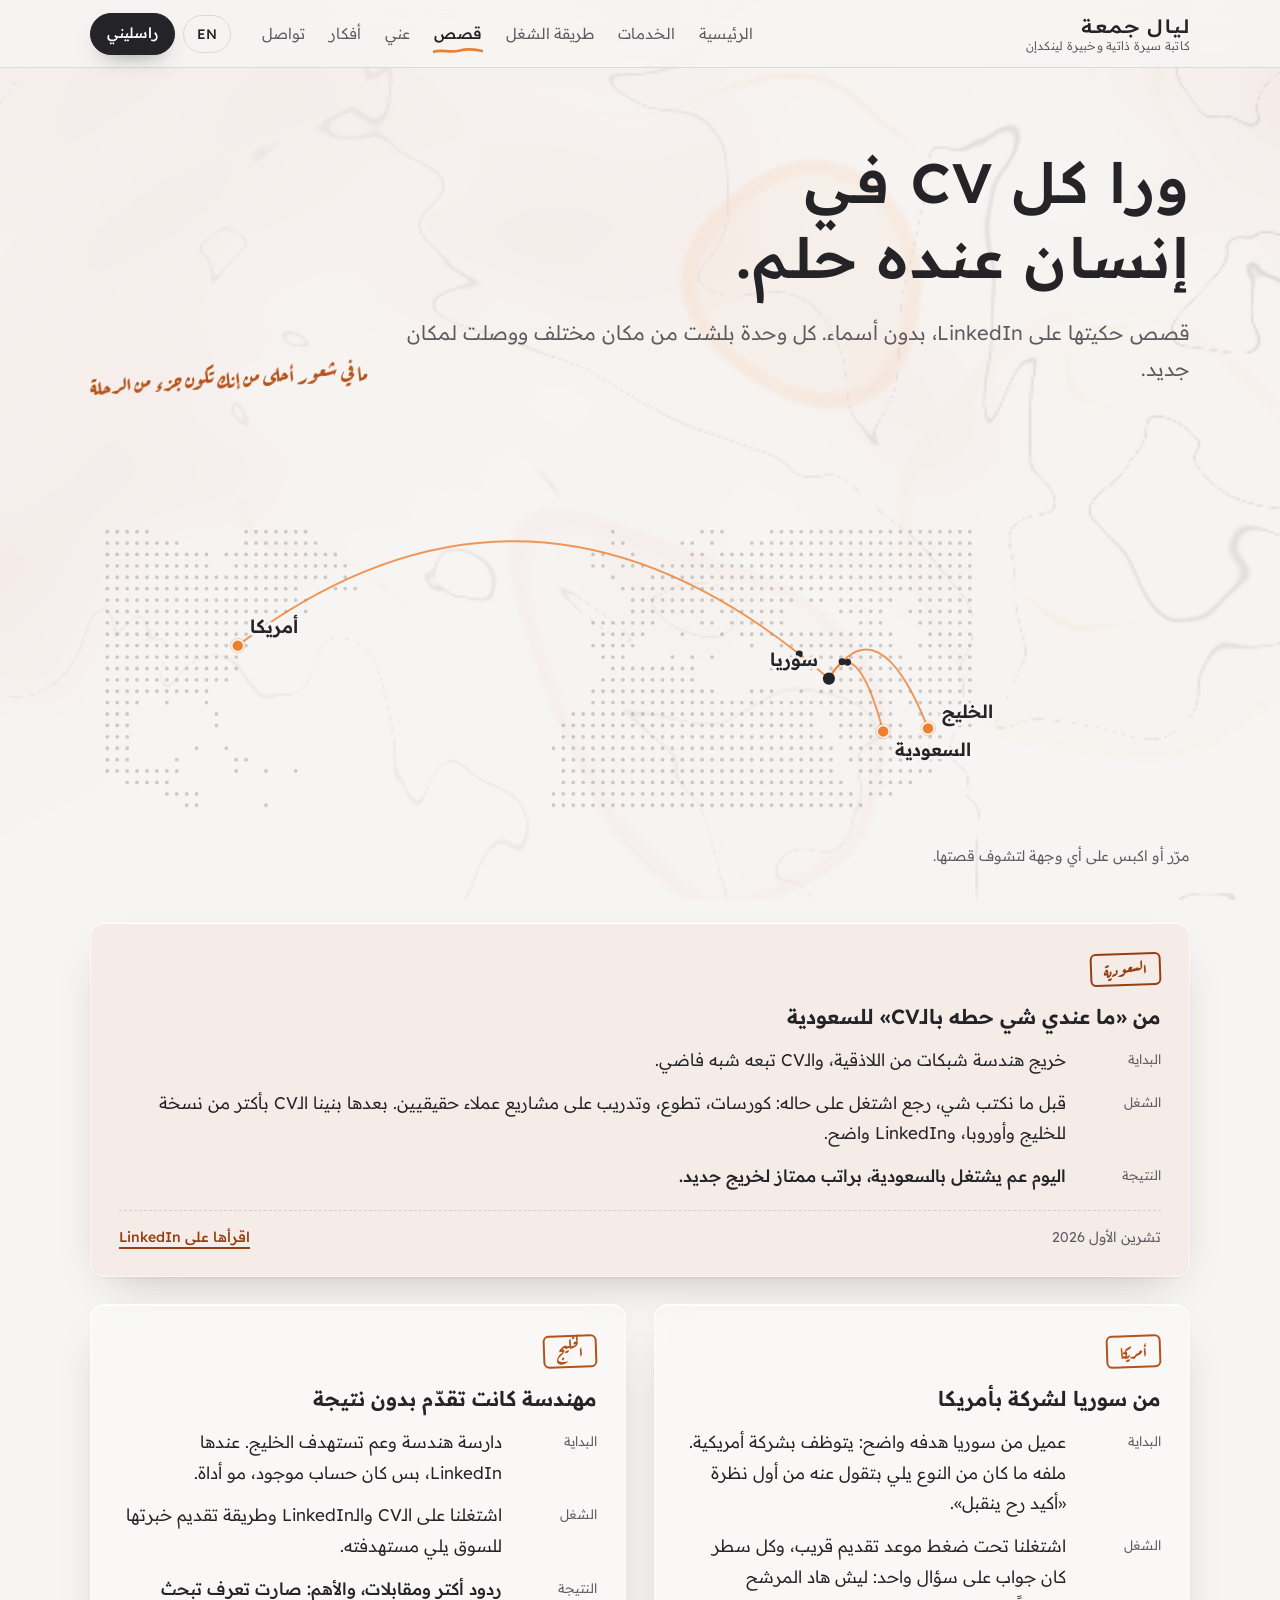
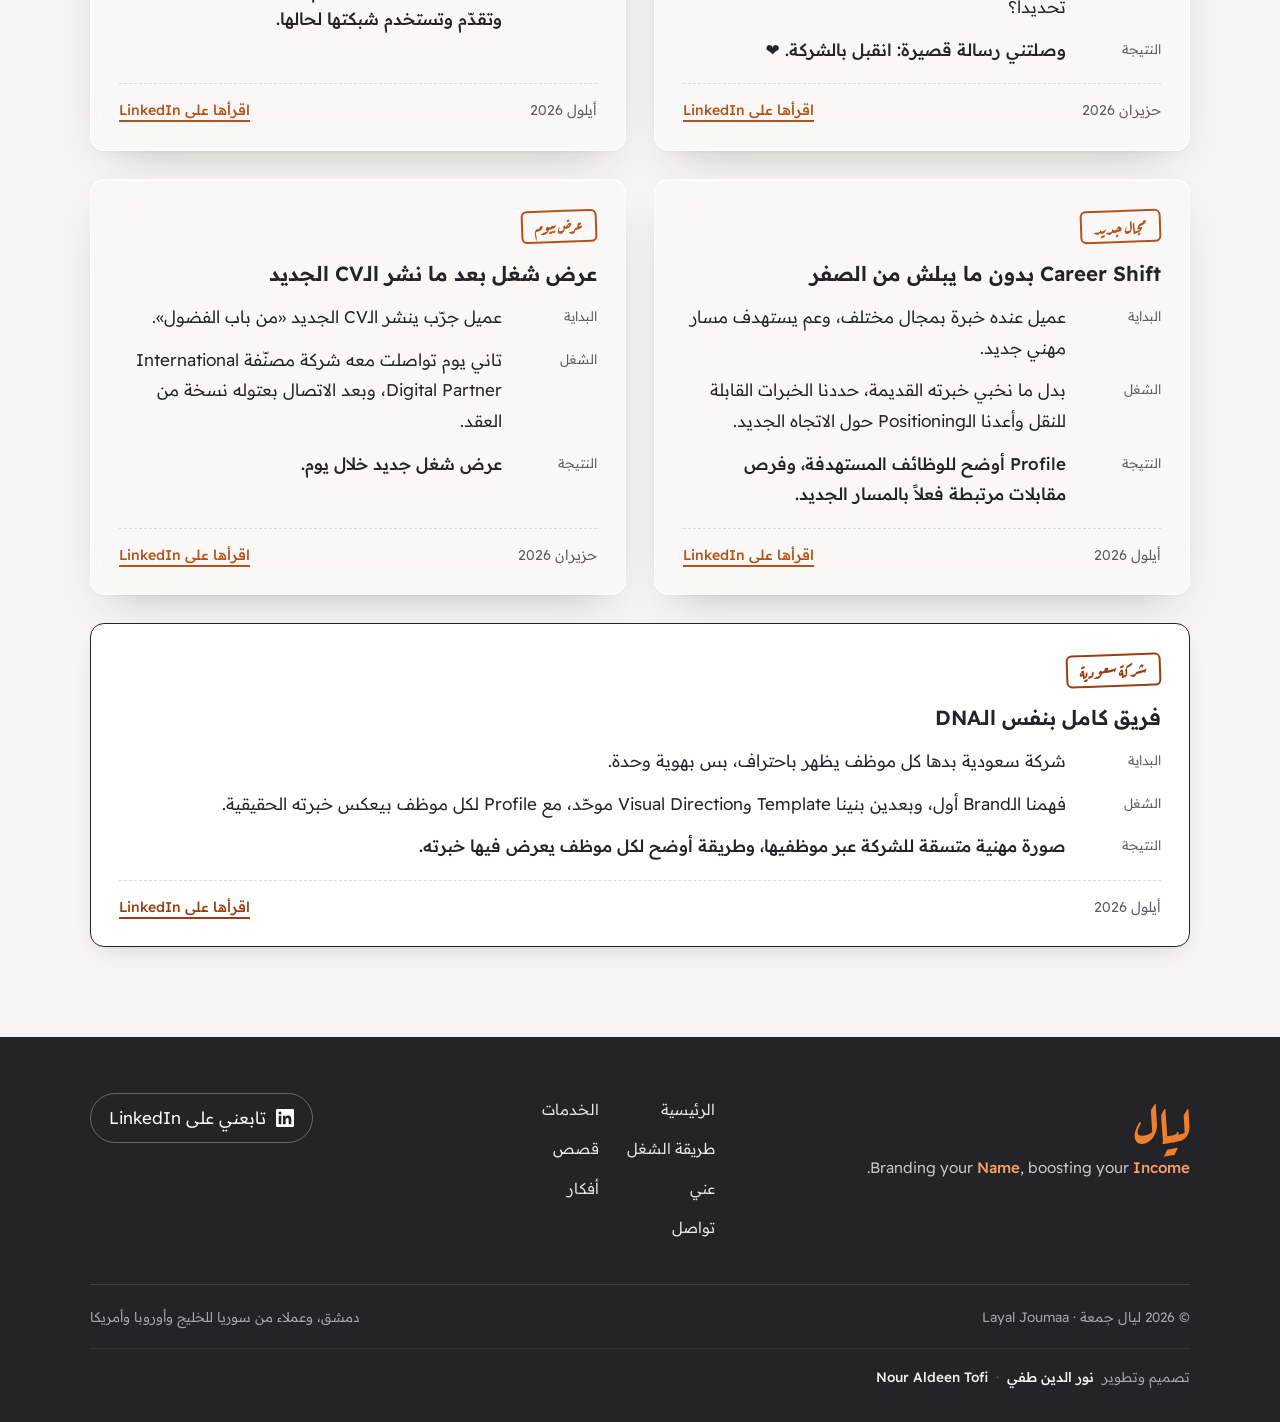
<file: stories.html>
<!doctype html>
<html lang="ar" dir="rtl" data-title-ar="قصص | ليال جمعة" data-title-en="Stories | Layal Joumaa">
<head>
<meta charset="utf-8">
<meta name="viewport" content="width=device-width, initial-scale=1">
<title>قصص | ليال جمعة</title>
<meta name="description" content="Client stories from Layal Joumaa&#x27;s LinkedIn: from Syria to the US, Saudi Arabia and the Gulf, career shifts and company teams.">
<meta name="keywords" content="Layal Joumaa, ليال جمعة, ليال جمعه, Layal Jomaa, Layal Jumaa, Layal Joumaah, Layal Jumah, Layal Juma, Layal Jouma, Layal Gomaa, Layal Jomaah, Layal J., CV writer, resume writer, professional CV writer, ATS resume writer, cover letter writer, LinkedIn profile writer, LinkedIn optimization specialist, LinkedIn profile optimization, personal branding consultant, personal brand strategist, كاتبة سيرة ذاتية, كتابة CV احترافي, كتابة سيرة ذاتية ATS, كتابة سيرة ذاتية بالإنجليزي, كتابة Cover Letter, تحسين حساب لينكدإن, تحسين بروفايل لينكد إن, خبيرة LinkedIn, مستشارة براند شخصي, بناء العلامة الشخصية, دمشق, سوريا, Damascus, Syria, اللاذقية, السعودية">
<meta name="author" content="Layal Joumaa (ليال جمعة)">
<meta name="robots" content="index, follow, max-image-preview:large">
<meta property="og:title" content="Stories | Layal Joumaa · قصص | ليال جمعة">
<meta property="og:description" content="Client stories from Layal Joumaa&#x27;s LinkedIn: from Syria to the US, Saudi Arabia and the Gulf, career shifts and company teams.">
<meta property="og:type" content="profile">
<meta property="profile:first_name" content="Layal"><meta property="profile:last_name" content="Joumaa">
<meta property="og:image" content="https://nouraldeentofi.github.io/layal-joumaa/assets/img/og.jpg">
<meta property="og:image:width" content="1200"><meta property="og:image:height" content="630">
<meta property="og:image:alt" content="Layal Joumaa (ليال جمعة): CV &amp; resume writer, LinkedIn optimisation and personal branding">
<meta property="og:locale" content="ar_SY"><meta property="og:locale:alternate" content="en_US">
<meta name="twitter:card" content="summary_large_image">
<meta name="twitter:image" content="https://nouraldeentofi.github.io/layal-joumaa/assets/img/og.jpg">
<meta name="theme-color" content="#F6F5F3">
<link rel="canonical" href="https://nouraldeentofi.github.io/layal-joumaa/stories.html">
<link rel="me" href="https://www.linkedin.com/in/layal-j-b01a39201/">
<link rel="alternate" type="text/plain" href="llms.txt" title="Layal Joumaa: summary for AI assistants">
<link rel="icon" href="data:image/svg+xml,%3Csvg xmlns='http://www.w3.org/2000/svg' viewBox='0 0 64 64'%3E%3Crect width='64' height='64' rx='14' fill='%23242327'/%3E%3Cpath d='M18 44c8 2 20 1 28-3' stroke='%23EE7F2D' stroke-width='5' stroke-linecap='round' fill='none'/%3E%3Cpath d='M24 14v22h14' stroke='%23fff' stroke-width='5' stroke-linecap='round' stroke-linejoin='round' fill='none'/%3E%3C/svg%3E">
<link rel="preload" href="assets/fonts/readex-pro-arabic-full-normal.woff2" as="font" type="font/woff2" crossorigin>
<link rel="stylesheet" href="assets/style.css">
<script>(function(){var d=document.documentElement,l="ar";try{l=localStorage.getItem("lj-lang")||"ar"}catch(e){}if(location.hash==="#en")l="en";if(location.hash==="#ar")l="ar";d.lang=l;d.dir=l==="ar"?"rtl":"ltr";try{if(!matchMedia("(prefers-reduced-motion: reduce)").matches&&"IntersectionObserver" in window){d.classList.add("motion");try{}catch(e){}setTimeout(function(){if(!d.classList.contains("js-ok"))d.classList.remove("motion","intro")},2500)}}catch(e){}})()</script>
<script type="application/ld+json">{"@context":"https://schema.org","@graph":[{"@type":"Person","@id":"https://nouraldeentofi.github.io/layal-joumaa/#layal","name":"Layal Joumaa","alternateName":["ليال جمعة","ليال جمعه","Layal Jomaa","Layal Jumaa","Layal Joumaah","Layal Jumah","Layal Juma","Layal Jouma","Layal Gomaa","Layal Jomaah","Layal J.","Eng. Layal","Eng. Layal Joumaa","المهندسة ليال جمعة","م. ليال جمعة","Layal Joumaa CV","Layal Joumaa LinkedIn"],"givenName":"Layal","familyName":"Joumaa","jobTitle":["CV & Resume Writer","LinkedIn Optimization Specialist","Personal Branding Consultant"],"description":"Layal Joumaa (ليال جمعة) is a Syrian CV and resume writer, LinkedIn optimisation specialist and personal-branding consultant. She builds ATS-friendly CVs, cover letters and LinkedIn profiles, and positions graduates, experienced professionals, career changers and company teams for the market they target in Syria, the Gulf, Europe and the US.","url":"https://nouraldeentofi.github.io/layal-joumaa/","sameAs":["https://www.linkedin.com/in/layal-j-b01a39201/"],"worksFor":{"@type":"Organization","name":"Assil Design"},"alumniOf":{"@type":"CollegeOrUniversity","name":"Tishreen University","alternateName":"جامعة تشرين"},"address":{"@type":"PostalAddress","addressLocality":"Damascus","addressCountry":"SY"},"knowsLanguage":[{"@type":"Language","name":"Arabic","alternateName":"ar"},{"@type":"Language","name":"English","alternateName":"en"},{"@type":"Language","name":"German","alternateName":"de"}],"knowsAbout":["CV writing","Resume writing","ATS optimization","Cover letters","LinkedIn profile optimization","Personal branding","Career positioning","Career change","LinkedIn content strategy","Employer branding","UX research","UI design","Figma"],"hasOccupation":{"@type":"Occupation","name":"CV writer and LinkedIn optimization specialist","alternateName":["CV writer","resume writer","professional CV writer","ATS resume writer","cover letter writer","LinkedIn profile writer","LinkedIn optimization specialist","LinkedIn profile optimization","personal branding consultant","personal brand strategist","career positioning","career shift coaching","career consultant","job search strategy","LinkedIn content strategy","employer branding for teams","كاتبة سيرة ذاتية","كتابة CV احترافي","كتابة سيرة ذاتية ATS","كتابة سيرة ذاتية بالإنجليزي","كتابة Cover Letter","تحسين حساب لينكدإن","تحسين بروفايل لينكد إن","خبيرة LinkedIn","مستشارة براند شخصي","بناء العلامة الشخصية","Personal Branding","تغيير المسار المهني","استشارات مهنية","تجهيز ملف مهني للخليج","سيرة ذاتية للسعودية","محتوى لينكدإن"],"skills":"Resume Writing, Resume Review, LinkedIn Marketing, Branding & Identity, LinkedIn Recruiter, Recruiting, UX Writing, UX Research, Online Teaching"},"hasCredential":[{"@type":"EducationalOccupationalCredential","name":"Bachelor's degree, Software Engineering and Information Systems","credentialCategory":"degree","recognizedBy":{"@type":"CollegeOrUniversity","name":"Tishreen University"}},{"@type":"EducationalOccupationalCredential","name":"Duolingo English Test","dateCreated":"2025-06"},{"@type":"EducationalOccupationalCredential","name":"UI/UX","recognizedBy":{"@type":"Organization","name":"focal X agency"},"dateCreated":"2023-05"},{"@type":"EducationalOccupationalCredential","name":"Write Professional Emails in English","recognizedBy":{"@type":"Organization","name":"Coursera"},"dateCreated":"2022-12"},{"@type":"EducationalOccupationalCredential","name":"Mastering Excel","recognizedBy":{"@type":"Organization","name":"Edraak"},"dateCreated":"2022-03"}]},{"@type":"Service","@id":"https://nouraldeentofi.github.io/layal-joumaa/#services","name":"CV, LinkedIn & Personal Branding by Layal Joumaa","alternateName":"كتابة CV وتحسين LinkedIn وPersonal Branding مع ليال جمعة","provider":{"@id":"https://nouraldeentofi.github.io/layal-joumaa/#layal"},"serviceType":["CV writing & optimisation","Cover letter & HR message","LinkedIn optimisation","Career shift & positioning","Personal branding & content","Team profiles for companies"],"areaServed":[{"@type":"Country","name":"Syria"},{"@type":"Country","name":"Saudi Arabia"},{"@type":"Country","name":"United Arab Emirates"},{"@type":"Country","name":"Qatar"},{"@type":"Country","name":"Kuwait"},{"@type":"Country","name":"Germany"},{"@type":"Country","name":"United States"}],"availableChannel":{"@type":"ServiceChannel","serviceUrl":"https://www.linkedin.com/in/layal-j-b01a39201/","name":"LinkedIn direct message"},"hasOfferCatalog":{"@type":"OfferCatalog","name":"Services","itemListElement":[{"@type":"Offer","itemOffered":{"@type":"Service","name":"CV writing & optimisation","alternateName":"كتابة وتحسين الـCV","description":"For anyone applying without replies, or needing one version per market. ATS-friendly structure; Targeted wording built on real job descriptions; Separate versions per market and role; Entry level to executive"}},{"@type":"Offer","itemOffered":{"@type":"Service","name":"Cover letter & HR message","alternateName":"Cover Letter ورسالة الـHR","description":"For anyone who freezes when introducing themselves to HR. Short and tailored to each opening; Gives your CV context instead of repeating it; Plus a first message to HR: who you are, what you want, where the CV is"}},{"@type":"Offer","itemOffered":{"@type":"Service","name":"LinkedIn optimisation","alternateName":"تحسين LinkedIn","description":"For anyone whose profile exists but doesn't work for them. A headline and About that explain your value in seconds; Experience written in your target market's language; Clearer visibility to recruiters; A profile ready for visitors when a post takes off"}},{"@type":"Offer","itemOffered":{"@type":"Service","name":"Career shift & positioning","alternateName":"Career Shift وPositioning","description":"For anyone changing fields and afraid of starting from zero. Mapping your transferable experience and skills; Pinpointing the 2–3 skills you're missing, not every gap in the market; A CV and LinkedIn pointing the same new direction"}},{"@type":"Offer","itemOffered":{"@type":"Service","name":"Personal branding & content","alternateName":"Personal Branding والمحتوى","description":"For people with expertise but no idea what to post, or no time. Topics drawn from your actual work; Hooks that stop the scroll, with a real idea behind them; A two-hours-a-week system: write and schedule, then get back to work"}},{"@type":"Offer","itemOffered":{"@type":"Service","name":"Team profiles for companies","alternateName":"صورة موحّدة لفريق الشركة","description":"For companies that want every employee to look professional, with the same DNA. Understanding the brand and the image it wants to project; A unified template and visual direction; Every employee keeps a profile true to their own experience"}}]}},{"@type":"WebSite","@id":"https://nouraldeentofi.github.io/layal-joumaa/#site","name":"Layal Joumaa","alternateName":"ليال جمعة","inLanguage":["ar","en"],"about":{"@id":"https://nouraldeentofi.github.io/layal-joumaa/#layal"},"publisher":{"@id":"https://nouraldeentofi.github.io/layal-joumaa/#layal"}},{"@type":"CollectionPage","name":"Stories | Layal Joumaa","description":"Client stories from Layal Joumaa's LinkedIn: from Syria to the US, Saudi Arabia and the Gulf, career shifts and company teams.","url":"https://nouraldeentofi.github.io/layal-joumaa/stories.html","inLanguage":["ar","en"],"isPartOf":{"@id":"https://nouraldeentofi.github.io/layal-joumaa/#site"},"about":{"@id":"https://nouraldeentofi.github.io/layal-joumaa/#layal"},"primaryImageOfPage":{"@type":"ImageObject","url":"https://nouraldeentofi.github.io/layal-joumaa/assets/img/og.jpg","width":1200,"height":630}}]}</script>
</head>
<body data-page="stories">
<a class="skip" href="#main"><span data-l="ar">انتقل للمحتوى</span><span data-l="en" lang="en">Skip to content</span></a>
<header class="top"><div class="wrap top-in">
  <a class="brand" href="index.html"><span data-l="ar"><b>ليال جمعة</b><small>كاتبة سيرة ذاتية وخبيرة لينكدإن</small></span><span data-l="en" lang="en"><b>Layal Joumaa</b><small>CV, LinkedIn & personal brand</small></span></a>
  <nav class="nav" id="nav" aria-label="القائمة الرئيسية" data-al-ar="القائمة الرئيسية" data-al-en="Main"><a href="index.html" style="--k:0"><span data-l="ar">الرئيسية</span><span data-l="en" lang="en">Home</span></a><a href="services.html" style="--k:1"><span data-l="ar">الخدمات</span><span data-l="en" lang="en">Services</span></a><a href="method.html" style="--k:2"><span data-l="ar">طريقة الشغل</span><span data-l="en" lang="en">Method</span></a><a href="stories.html" aria-current="page" style="--k:3"><span data-l="ar">قصص</span><span data-l="en" lang="en">Stories</span></a><a href="about.html" style="--k:4"><span data-l="ar">عني</span><span data-l="en" lang="en">About</span></a><a href="ideas.html" style="--k:5"><span data-l="ar">أفكار</span><span data-l="en" lang="en">Ideas</span></a><a href="contact.html" style="--k:6"><span data-l="ar">تواصل</span><span data-l="en" lang="en">Contact</span></a>
    <div class="nav-extra">
      <div class="nav-card"><span class="mark"><svg class="nib" viewBox="0 0 32 32" aria-hidden="true"><path class="nib-ink" d="M5.5 27c6 1.4 13 1 21.5-1.8"/><g transform="rotate(32 16 14)"><path class="nib-body" d="M16 24.5 9.8 13.6 12.3 4.5h7.4l2.5 9.1z"/><path class="nib-slit" d="M16 24v-8.4"/><circle class="nib-hole" cx="16" cy="14.2" r="1.7"/></g></svg></span>
        <p><span data-l="ar"><b>ليال جمعة</b><span>بساعدك يحكي ملفك عنك قبل المقابلة</span></span><span data-l="en" lang="en"><b>Layal Joumaa</b><span>Helping your profile speak before the interview</span></span></p></div>
      <a class="btn btn-orange" href="contact.html"><span data-l="ar">ابعتلي رسالة</span><span data-l="en" lang="en">Message me</span></a>
      <a class="btn btn-line js-li" href="https://www.linkedin.com/in/layal-j-b01a39201/" rel="noopener" target="_blank"><svg viewBox="0 0 24 24" aria-hidden="true" fill="currentColor"><path d="M20.45 20.45h-3.56v-5.57c0-1.33-.03-3.04-1.85-3.04-1.86 0-2.14 1.45-2.14 2.94v5.67H9.34V9h3.42v1.56h.05c.48-.9 1.64-1.85 3.37-1.85 3.6 0 4.27 2.37 4.27 5.46v6.28ZM5.34 7.43a2.06 2.06 0 1 1 0-4.13 2.06 2.06 0 0 1 0 4.13ZM7.12 20.45H3.56V9h3.56v11.45ZM22.22 0H1.77C.79 0 0 .77 0 1.73v20.54C0 23.23.79 24 1.77 24h20.45c.98 0 1.78-.77 1.78-1.73V1.73C24 .77 23.2 0 22.22 0Z"/></svg>LinkedIn</a>
    </div>
  </nav>
  <div class="acts">
    <button class="lang" id="langBtn" type="button">EN</button>
    <a class="btn btn-ink small" href="contact.html"><span data-l="ar">راسليني</span><span data-l="en" lang="en">Get in touch</span></a>
    <button class="menu" id="menuBtn" type="button" aria-expanded="false" aria-controls="nav"><span class="vh"><span data-l="ar">القائمة</span><span data-l="en" lang="en">Menu</span></span><span class="burger" aria-hidden="true"><i></i><i></i><i></i></span></button>
  </div>
</div><span class="progress" aria-hidden="true"></span></header>
<main id="main">
<section class="phead"><div class="wrap phead-grid">
  <div>
    <h1 class="display"><span data-l="ar">ورا كل CV في إنسان عنده حلم.</span><span data-l="en" lang="en">Behind every CV is a person with a dream.</span></h1>
    <p class="lede"><span data-l="ar">قصص حكيتها على LinkedIn، بدون أسماء. كل وحدة بلشت من مكان مختلف ووصلت لمكان جديد.</span><span data-l="en" lang="en">Stories I've shared on LinkedIn, without names. Each began somewhere different and ended somewhere new.</span></p>
  </div>
  <span class="note" aria-hidden="true"><span data-l="ar">ما في شعور أحلى من إنك تكون جزء من الرحلة</span><span data-l="en" lang="en">Nothing beats being part of the journey</span></span>
</div></section>
<section style="padding-top:0"><div class="wrap">
  <figure class="map"><svg viewBox="-20 -70 1270 420" role="group" aria-label="خريطة: قصص من سوريا للسعودية والخليج وأمريكا" data-al-ar="خريطة: قصص من سوريا للسعودية والخليج وأمريكا" data-al-en="Map: stories from Syria to Saudi Arabia, the Gulf and the United States">
  <path class="land" d="M0 0h0M11.4 0h0M22.9 0h0M34.3 0h0M45.8 0h0M160.2 0h0M171.7 0h0M183.1 0h0M194.6 0h0M206 0h0M217.5 0h0M228.9 0h0M583.7 0h0M686.7 0h0M698.2 0h0M709.6 0h0M766.9 0h0M778.3 0h0M789.8 0h0M801.2 0h0M812.7 0h0M824.1 0h0M835.5 0h0M847 0h0M858.4 0h0M869.9 0h0M881.3 0h0M892.8 0h0M904.2 0h0M915.7 0h0M927.1 0h0M938.6 0h0M950 0h0M961.4 0h0M972.9 0h0M984.3 0h0M995.8 0h0M0 13.2h0M11.4 13.2h0M22.9 13.2h0M34.3 13.2h0M45.8 13.2h0M57.2 13.2h0M68.7 13.2h0M80.1 13.2h0M160.2 13.2h0M171.7 13.2h0M183.1 13.2h0M194.6 13.2h0M206 13.2h0M217.5 13.2h0M228.9 13.2h0M240.4 13.2h0M583.7 13.2h0M595.2 13.2h0M663.9 13.2h0M675.3 13.2h0M698.2 13.2h0M744 13.2h0M755.4 13.2h0M766.9 13.2h0M778.3 13.2h0M789.8 13.2h0M801.2 13.2h0M812.7 13.2h0M824.1 13.2h0M835.5 13.2h0M847 13.2h0M858.4 13.2h0M869.9 13.2h0M881.3 13.2h0M892.8 13.2h0M904.2 13.2h0M915.7 13.2h0M927.1 13.2h0M938.6 13.2h0M950 13.2h0M961.4 13.2h0M972.9 13.2h0M984.3 13.2h0M995.8 13.2h0M0 26.3h0M11.4 26.3h0M22.9 26.3h0M34.3 26.3h0M45.8 26.3h0M57.2 26.3h0M68.7 26.3h0M80.1 26.3h0M91.6 26.3h0M103 26.3h0M114.5 26.3h0M137.3 26.3h0M148.8 26.3h0M160.2 26.3h0M171.7 26.3h0M183.1 26.3h0M194.6 26.3h0M206 26.3h0M217.5 26.3h0M228.9 26.3h0M240.4 26.3h0M251.8 26.3h0M263.3 26.3h0M560.8 26.3h0M572.3 26.3h0M606.6 26.3h0M675.3 26.3h0M686.7 26.3h0M709.6 26.3h0M721.1 26.3h0M732.5 26.3h0M744 26.3h0M755.4 26.3h0M766.9 26.3h0M778.3 26.3h0M789.8 26.3h0M801.2 26.3h0M812.7 26.3h0M824.1 26.3h0M835.5 26.3h0M847 26.3h0M858.4 26.3h0M869.9 26.3h0M881.3 26.3h0M892.8 26.3h0M904.2 26.3h0M915.7 26.3h0M927.1 26.3h0M938.6 26.3h0M950 26.3h0M961.4 26.3h0M972.9 26.3h0M984.3 26.3h0M995.8 26.3h0M0 39.5h0M11.4 39.5h0M22.9 39.5h0M34.3 39.5h0M45.8 39.5h0M57.2 39.5h0M68.7 39.5h0M80.1 39.5h0M91.6 39.5h0M103 39.5h0M114.5 39.5h0M148.8 39.5h0M160.2 39.5h0M171.7 39.5h0M183.1 39.5h0M194.6 39.5h0M206 39.5h0M217.5 39.5h0M228.9 39.5h0M240.4 39.5h0M251.8 39.5h0M263.3 39.5h0M274.7 39.5h0M560.8 39.5h0M572.3 39.5h0M595.2 39.5h0M606.6 39.5h0M618.1 39.5h0M641 39.5h0M652.4 39.5h0M663.9 39.5h0M675.3 39.5h0M686.7 39.5h0M698.2 39.5h0M709.6 39.5h0M721.1 39.5h0M732.5 39.5h0M744 39.5h0M755.4 39.5h0M766.9 39.5h0M778.3 39.5h0M789.8 39.5h0M801.2 39.5h0M812.7 39.5h0M824.1 39.5h0M835.5 39.5h0M847 39.5h0M858.4 39.5h0M869.9 39.5h0M881.3 39.5h0M892.8 39.5h0M904.2 39.5h0M915.7 39.5h0M927.1 39.5h0M938.6 39.5h0M950 39.5h0M961.4 39.5h0M972.9 39.5h0M984.3 39.5h0M995.8 39.5h0M0 52.7h0M11.4 52.7h0M22.9 52.7h0M34.3 52.7h0M45.8 52.7h0M57.2 52.7h0M68.7 52.7h0M80.1 52.7h0M91.6 52.7h0M103 52.7h0M114.5 52.7h0M125.9 52.7h0M137.3 52.7h0M148.8 52.7h0M160.2 52.7h0M171.7 52.7h0M183.1 52.7h0M194.6 52.7h0M206 52.7h0M217.5 52.7h0M228.9 52.7h0M240.4 52.7h0M251.8 52.7h0M274.7 52.7h0M583.7 52.7h0M629.5 52.7h0M641 52.7h0M652.4 52.7h0M663.9 52.7h0M675.3 52.7h0M686.7 52.7h0M698.2 52.7h0M709.6 52.7h0M721.1 52.7h0M732.5 52.7h0M744 52.7h0M755.4 52.7h0M766.9 52.7h0M778.3 52.7h0M789.8 52.7h0M801.2 52.7h0M812.7 52.7h0M824.1 52.7h0M835.5 52.7h0M847 52.7h0M858.4 52.7h0M869.9 52.7h0M881.3 52.7h0M892.8 52.7h0M904.2 52.7h0M915.7 52.7h0M927.1 52.7h0M938.6 52.7h0M950 52.7h0M961.4 52.7h0M972.9 52.7h0M984.3 52.7h0M995.8 52.7h0M0 65.8h0M11.4 65.8h0M22.9 65.8h0M34.3 65.8h0M45.8 65.8h0M57.2 65.8h0M68.7 65.8h0M80.1 65.8h0M91.6 65.8h0M103 65.8h0M114.5 65.8h0M125.9 65.8h0M137.3 65.8h0M148.8 65.8h0M160.2 65.8h0M171.7 65.8h0M183.1 65.8h0M194.6 65.8h0M206 65.8h0M217.5 65.8h0M263.3 65.8h0M274.7 65.8h0M286.1 65.8h0M595.2 65.8h0M606.6 65.8h0M618.1 65.8h0M629.5 65.8h0M641 65.8h0M652.4 65.8h0M663.9 65.8h0M675.3 65.8h0M686.7 65.8h0M698.2 65.8h0M709.6 65.8h0M721.1 65.8h0M732.5 65.8h0M744 65.8h0M755.4 65.8h0M766.9 65.8h0M778.3 65.8h0M789.8 65.8h0M801.2 65.8h0M812.7 65.8h0M824.1 65.8h0M835.5 65.8h0M847 65.8h0M858.4 65.8h0M869.9 65.8h0M881.3 65.8h0M892.8 65.8h0M904.2 65.8h0M915.7 65.8h0M927.1 65.8h0M938.6 65.8h0M950 65.8h0M961.4 65.8h0M972.9 65.8h0M984.3 65.8h0M995.8 65.8h0M0 79h0M11.4 79h0M22.9 79h0M34.3 79h0M45.8 79h0M57.2 79h0M68.7 79h0M80.1 79h0M91.6 79h0M103 79h0M114.5 79h0M125.9 79h0M137.3 79h0M148.8 79h0M160.2 79h0M171.7 79h0M183.1 79h0M194.6 79h0M206 79h0M217.5 79h0M228.9 79h0M606.6 79h0M618.1 79h0M629.5 79h0M641 79h0M652.4 79h0M663.9 79h0M675.3 79h0M686.7 79h0M698.2 79h0M709.6 79h0M721.1 79h0M732.5 79h0M744 79h0M755.4 79h0M766.9 79h0M778.3 79h0M789.8 79h0M812.7 79h0M824.1 79h0M847 79h0M858.4 79h0M869.9 79h0M881.3 79h0M892.8 79h0M904.2 79h0M938.6 79h0M950 79h0M961.4 79h0M972.9 79h0M984.3 79h0M995.8 79h0M0 92.1h0M11.4 92.1h0M22.9 92.1h0M34.3 92.1h0M45.8 92.1h0M57.2 92.1h0M68.7 92.1h0M80.1 92.1h0M91.6 92.1h0M103 92.1h0M114.5 92.1h0M125.9 92.1h0M137.3 92.1h0M148.8 92.1h0M160.2 92.1h0M171.7 92.1h0M183.1 92.1h0M194.6 92.1h0M206 92.1h0M228.9 92.1h0M606.6 92.1h0M618.1 92.1h0M629.5 92.1h0M641 92.1h0M652.4 92.1h0M663.9 92.1h0M675.3 92.1h0M686.7 92.1h0M709.6 92.1h0M721.1 92.1h0M732.5 92.1h0M744 92.1h0M755.4 92.1h0M766.9 92.1h0M778.3 92.1h0M847 92.1h0M858.4 92.1h0M869.9 92.1h0M881.3 92.1h0M892.8 92.1h0M927.1 92.1h0M938.6 92.1h0M950 92.1h0M961.4 92.1h0M972.9 92.1h0M984.3 92.1h0M995.8 92.1h0M0 105.3h0M11.4 105.3h0M22.9 105.3h0M34.3 105.3h0M45.8 105.3h0M57.2 105.3h0M68.7 105.3h0M80.1 105.3h0M91.6 105.3h0M103 105.3h0M114.5 105.3h0M125.9 105.3h0M137.3 105.3h0M148.8 105.3h0M160.2 105.3h0M171.7 105.3h0M183.1 105.3h0M560.8 105.3h0M572.3 105.3h0M583.7 105.3h0M595.2 105.3h0M606.6 105.3h0M618.1 105.3h0M629.5 105.3h0M686.7 105.3h0M698.2 105.3h0M721.1 105.3h0M732.5 105.3h0M744 105.3h0M755.4 105.3h0M766.9 105.3h0M778.3 105.3h0M869.9 105.3h0M881.3 105.3h0M892.8 105.3h0M938.6 105.3h0M950 105.3h0M961.4 105.3h0M972.9 105.3h0M984.3 105.3h0M995.8 105.3h0M0 118.5h0M11.4 118.5h0M22.9 118.5h0M34.3 118.5h0M45.8 118.5h0M57.2 118.5h0M68.7 118.5h0M80.1 118.5h0M91.6 118.5h0M103 118.5h0M114.5 118.5h0M125.9 118.5h0M137.3 118.5h0M148.8 118.5h0M160.2 118.5h0M171.7 118.5h0M572.3 118.5h0M583.7 118.5h0M595.2 118.5h0M606.6 118.5h0M618.1 118.5h0M663.9 118.5h0M709.6 118.5h0M732.5 118.5h0M744 118.5h0M755.4 118.5h0M766.9 118.5h0M778.3 118.5h0M789.8 118.5h0M801.2 118.5h0M812.7 118.5h0M824.1 118.5h0M835.5 118.5h0M847 118.5h0M858.4 118.5h0M869.9 118.5h0M881.3 118.5h0M892.8 118.5h0M904.2 118.5h0M950 118.5h0M961.4 118.5h0M972.9 118.5h0M984.3 118.5h0M995.8 118.5h0M0 131.6h0M11.4 131.6h0M22.9 131.6h0M34.3 131.6h0M45.8 131.6h0M57.2 131.6h0M68.7 131.6h0M80.1 131.6h0M91.6 131.6h0M103 131.6h0M114.5 131.6h0M125.9 131.6h0M137.3 131.6h0M148.8 131.6h0M160.2 131.6h0M560.8 131.6h0M572.3 131.6h0M583.7 131.6h0M595.2 131.6h0M606.6 131.6h0M744 131.6h0M778.3 131.6h0M789.8 131.6h0M801.2 131.6h0M812.7 131.6h0M824.1 131.6h0M835.5 131.6h0M847 131.6h0M858.4 131.6h0M869.9 131.6h0M881.3 131.6h0M892.8 131.6h0M904.2 131.6h0M938.6 131.6h0M950 131.6h0M961.4 131.6h0M972.9 131.6h0M984.3 131.6h0M995.8 131.6h0M0 144.8h0M11.4 144.8h0M22.9 144.8h0M34.3 144.8h0M45.8 144.8h0M57.2 144.8h0M68.7 144.8h0M80.1 144.8h0M91.6 144.8h0M103 144.8h0M114.5 144.8h0M125.9 144.8h0M137.3 144.8h0M148.8 144.8h0M572.3 144.8h0M583.7 144.8h0M595.2 144.8h0M652.4 144.8h0M675.3 144.8h0M698.2 144.8h0M789.8 144.8h0M801.2 144.8h0M812.7 144.8h0M824.1 144.8h0M835.5 144.8h0M847 144.8h0M858.4 144.8h0M869.9 144.8h0M881.3 144.8h0M892.8 144.8h0M904.2 144.8h0M915.7 144.8h0M950 144.8h0M961.4 144.8h0M972.9 144.8h0M984.3 144.8h0M995.8 144.8h0M0 158h0M11.4 158h0M22.9 158h0M34.3 158h0M45.8 158h0M57.2 158h0M68.7 158h0M80.1 158h0M91.6 158h0M103 158h0M114.5 158h0M125.9 158h0M137.3 158h0M148.8 158h0M583.7 158h0M595.2 158h0M606.6 158h0M618.1 158h0M629.5 158h0M641 158h0M652.4 158h0M663.9 158h0M675.3 158h0M766.9 158h0M812.7 158h0M835.5 158h0M847 158h0M858.4 158h0M869.9 158h0M881.3 158h0M892.8 158h0M904.2 158h0M915.7 158h0M927.1 158h0M938.6 158h0M950 158h0M961.4 158h0M972.9 158h0M984.3 158h0M995.8 158h0M0 171.1h0M11.4 171.1h0M22.9 171.1h0M34.3 171.1h0M45.8 171.1h0M57.2 171.1h0M68.7 171.1h0M80.1 171.1h0M91.6 171.1h0M103 171.1h0M114.5 171.1h0M125.9 171.1h0M137.3 171.1h0M572.3 171.1h0M583.7 171.1h0M595.2 171.1h0M606.6 171.1h0M618.1 171.1h0M629.5 171.1h0M641 171.1h0M652.4 171.1h0M663.9 171.1h0M675.3 171.1h0M835.5 171.1h0M847 171.1h0M858.4 171.1h0M869.9 171.1h0M881.3 171.1h0M892.8 171.1h0M904.2 171.1h0M915.7 171.1h0M927.1 171.1h0M938.6 171.1h0M950 171.1h0M961.4 171.1h0M972.9 171.1h0M984.3 171.1h0M995.8 171.1h0M0 184.3h0M11.4 184.3h0M22.9 184.3h0M34.3 184.3h0M45.8 184.3h0M57.2 184.3h0M68.7 184.3h0M80.1 184.3h0M91.6 184.3h0M103 184.3h0M114.5 184.3h0M560.8 184.3h0M572.3 184.3h0M583.7 184.3h0M595.2 184.3h0M606.6 184.3h0M618.1 184.3h0M629.5 184.3h0M641 184.3h0M652.4 184.3h0M663.9 184.3h0M675.3 184.3h0M686.7 184.3h0M698.2 184.3h0M744 184.3h0M755.4 184.3h0M766.9 184.3h0M801.2 184.3h0M824.1 184.3h0M835.5 184.3h0M847 184.3h0M858.4 184.3h0M869.9 184.3h0M881.3 184.3h0M892.8 184.3h0M904.2 184.3h0M915.7 184.3h0M927.1 184.3h0M938.6 184.3h0M950 184.3h0M961.4 184.3h0M972.9 184.3h0M984.3 184.3h0M995.8 184.3h0M0 197.4h0M11.4 197.4h0M22.9 197.4h0M34.3 197.4h0M68.7 197.4h0M114.5 197.4h0M560.8 197.4h0M572.3 197.4h0M583.7 197.4h0M595.2 197.4h0M606.6 197.4h0M618.1 197.4h0M629.5 197.4h0M641 197.4h0M652.4 197.4h0M663.9 197.4h0M675.3 197.4h0M686.7 197.4h0M698.2 197.4h0M709.6 197.4h0M721.1 197.4h0M732.5 197.4h0M744 197.4h0M755.4 197.4h0M766.9 197.4h0M778.3 197.4h0M789.8 197.4h0M801.2 197.4h0M812.7 197.4h0M824.1 197.4h0M835.5 197.4h0M847 197.4h0M858.4 197.4h0M869.9 197.4h0M881.3 197.4h0M892.8 197.4h0M904.2 197.4h0M927.1 197.4h0M938.6 197.4h0M950 197.4h0M961.4 197.4h0M972.9 197.4h0M984.3 197.4h0M995.8 197.4h0M0 210.6h0M11.4 210.6h0M22.9 210.6h0M125.9 210.6h0M538 210.6h0M549.4 210.6h0M560.8 210.6h0M572.3 210.6h0M583.7 210.6h0M595.2 210.6h0M606.6 210.6h0M618.1 210.6h0M629.5 210.6h0M641 210.6h0M652.4 210.6h0M663.9 210.6h0M675.3 210.6h0M686.7 210.6h0M698.2 210.6h0M709.6 210.6h0M721.1 210.6h0M732.5 210.6h0M744 210.6h0M755.4 210.6h0M766.9 210.6h0M778.3 210.6h0M789.8 210.6h0M801.2 210.6h0M812.7 210.6h0M835.5 210.6h0M847 210.6h0M858.4 210.6h0M869.9 210.6h0M881.3 210.6h0M892.8 210.6h0M904.2 210.6h0M938.6 210.6h0M950 210.6h0M961.4 210.6h0M972.9 210.6h0M984.3 210.6h0M995.8 210.6h0M0 223.8h0M11.4 223.8h0M22.9 223.8h0M125.9 223.8h0M526.5 223.8h0M538 223.8h0M549.4 223.8h0M560.8 223.8h0M572.3 223.8h0M583.7 223.8h0M595.2 223.8h0M606.6 223.8h0M618.1 223.8h0M629.5 223.8h0M641 223.8h0M652.4 223.8h0M663.9 223.8h0M675.3 223.8h0M686.7 223.8h0M698.2 223.8h0M709.6 223.8h0M721.1 223.8h0M732.5 223.8h0M744 223.8h0M755.4 223.8h0M766.9 223.8h0M778.3 223.8h0M789.8 223.8h0M801.2 223.8h0M812.7 223.8h0M847 223.8h0M858.4 223.8h0M869.9 223.8h0M881.3 223.8h0M892.8 223.8h0M904.2 223.8h0M915.7 223.8h0M972.9 223.8h0M984.3 223.8h0M995.8 223.8h0M0 236.9h0M11.4 236.9h0M22.9 236.9h0M526.5 236.9h0M538 236.9h0M549.4 236.9h0M560.8 236.9h0M572.3 236.9h0M583.7 236.9h0M595.2 236.9h0M606.6 236.9h0M618.1 236.9h0M629.5 236.9h0M641 236.9h0M652.4 236.9h0M663.9 236.9h0M675.3 236.9h0M686.7 236.9h0M698.2 236.9h0M709.6 236.9h0M721.1 236.9h0M732.5 236.9h0M744 236.9h0M755.4 236.9h0M766.9 236.9h0M778.3 236.9h0M789.8 236.9h0M801.2 236.9h0M812.7 236.9h0M824.1 236.9h0M847 236.9h0M858.4 236.9h0M869.9 236.9h0M881.3 236.9h0M892.8 236.9h0M904.2 236.9h0M915.7 236.9h0M927.1 236.9h0M938.6 236.9h0M950 236.9h0M961.4 236.9h0M0 250.1h0M11.4 250.1h0M22.9 250.1h0M103 250.1h0M137.3 250.1h0M515.1 250.1h0M526.5 250.1h0M538 250.1h0M549.4 250.1h0M560.8 250.1h0M572.3 250.1h0M583.7 250.1h0M595.2 250.1h0M606.6 250.1h0M618.1 250.1h0M629.5 250.1h0M641 250.1h0M652.4 250.1h0M663.9 250.1h0M675.3 250.1h0M686.7 250.1h0M698.2 250.1h0M709.6 250.1h0M721.1 250.1h0M732.5 250.1h0M744 250.1h0M755.4 250.1h0M766.9 250.1h0M778.3 250.1h0M789.8 250.1h0M801.2 250.1h0M812.7 250.1h0M824.1 250.1h0M835.5 250.1h0M858.4 250.1h0M869.9 250.1h0M881.3 250.1h0M892.8 250.1h0M904.2 250.1h0M915.7 250.1h0M927.1 250.1h0M938.6 250.1h0M950 250.1h0M961.4 250.1h0M972.9 250.1h0M0 263.3h0M11.4 263.3h0M22.9 263.3h0M80.1 263.3h0M148.8 263.3h0M160.2 263.3h0M526.5 263.3h0M538 263.3h0M549.4 263.3h0M560.8 263.3h0M572.3 263.3h0M583.7 263.3h0M595.2 263.3h0M606.6 263.3h0M618.1 263.3h0M629.5 263.3h0M641 263.3h0M652.4 263.3h0M663.9 263.3h0M675.3 263.3h0M686.7 263.3h0M698.2 263.3h0M709.6 263.3h0M721.1 263.3h0M732.5 263.3h0M744 263.3h0M755.4 263.3h0M766.9 263.3h0M778.3 263.3h0M789.8 263.3h0M801.2 263.3h0M812.7 263.3h0M824.1 263.3h0M835.5 263.3h0M858.4 263.3h0M869.9 263.3h0M881.3 263.3h0M892.8 263.3h0M904.2 263.3h0M915.7 263.3h0M927.1 263.3h0M938.6 263.3h0M950 263.3h0M961.4 263.3h0M0 276.4h0M11.4 276.4h0M22.9 276.4h0M34.3 276.4h0M45.8 276.4h0M57.2 276.4h0M68.7 276.4h0M80.1 276.4h0M148.8 276.4h0M183.1 276.4h0M217.5 276.4h0M526.5 276.4h0M538 276.4h0M549.4 276.4h0M560.8 276.4h0M572.3 276.4h0M583.7 276.4h0M595.2 276.4h0M606.6 276.4h0M618.1 276.4h0M629.5 276.4h0M641 276.4h0M652.4 276.4h0M663.9 276.4h0M675.3 276.4h0M686.7 276.4h0M698.2 276.4h0M709.6 276.4h0M721.1 276.4h0M732.5 276.4h0M744 276.4h0M755.4 276.4h0M766.9 276.4h0M778.3 276.4h0M789.8 276.4h0M801.2 276.4h0M812.7 276.4h0M824.1 276.4h0M835.5 276.4h0M869.9 276.4h0M881.3 276.4h0M892.8 276.4h0M904.2 276.4h0M915.7 276.4h0M927.1 276.4h0M938.6 276.4h0M950 276.4h0M22.9 289.6h0M34.3 289.6h0M45.8 289.6h0M57.2 289.6h0M68.7 289.6h0M526.5 289.6h0M538 289.6h0M549.4 289.6h0M560.8 289.6h0M572.3 289.6h0M583.7 289.6h0M595.2 289.6h0M606.6 289.6h0M618.1 289.6h0M629.5 289.6h0M641 289.6h0M652.4 289.6h0M663.9 289.6h0M675.3 289.6h0M686.7 289.6h0M698.2 289.6h0M709.6 289.6h0M721.1 289.6h0M732.5 289.6h0M744 289.6h0M755.4 289.6h0M766.9 289.6h0M778.3 289.6h0M789.8 289.6h0M801.2 289.6h0M812.7 289.6h0M824.1 289.6h0M835.5 289.6h0M847 289.6h0M881.3 289.6h0M892.8 289.6h0M904.2 289.6h0M915.7 289.6h0M927.1 289.6h0M68.7 302.7h0M80.1 302.7h0M91.6 302.7h0M103 302.7h0M515.1 302.7h0M526.5 302.7h0M538 302.7h0M549.4 302.7h0M560.8 302.7h0M572.3 302.7h0M583.7 302.7h0M595.2 302.7h0M606.6 302.7h0M618.1 302.7h0M629.5 302.7h0M641 302.7h0M652.4 302.7h0M663.9 302.7h0M675.3 302.7h0M686.7 302.7h0M698.2 302.7h0M709.6 302.7h0M721.1 302.7h0M732.5 302.7h0M744 302.7h0M755.4 302.7h0M766.9 302.7h0M778.3 302.7h0M789.8 302.7h0M801.2 302.7h0M812.7 302.7h0M824.1 302.7h0M835.5 302.7h0M847 302.7h0M858.4 302.7h0M881.3 302.7h0M892.8 302.7h0M904.2 302.7h0M91.6 315.9h0M103 315.9h0M183.1 315.9h0M515.1 315.9h0M526.5 315.9h0M538 315.9h0M549.4 315.9h0M560.8 315.9h0M572.3 315.9h0M583.7 315.9h0M595.2 315.9h0M606.6 315.9h0M618.1 315.9h0M629.5 315.9h0M641 315.9h0M652.4 315.9h0M663.9 315.9h0M675.3 315.9h0M686.7 315.9h0M698.2 315.9h0M709.6 315.9h0M721.1 315.9h0M732.5 315.9h0M744 315.9h0M755.4 315.9h0M766.9 315.9h0M778.3 315.9h0M789.8 315.9h0M801.2 315.9h0M812.7 315.9h0M824.1 315.9h0M835.5 315.9h0M847 315.9h0M858.4 315.9h0M869.9 315.9h0"/><path id="arc-sa" class="arc" data-to="sa" pathLength="1" style="--d:0.2s" d="M833.1 169.7 Q864 112 895.8 230.7"/><circle class="plane" r="4"><animateMotion dur="3.6s" begin="1.8s" repeatCount="indefinite" keyPoints="0;1" keyTimes="0;1" calcMode="linear"><mpath href="#arc-sa"/></animateMotion></circle><path id="arc-gulf" class="arc" data-to="gulf" pathLength="1" style="--d:0.5s" d="M833.1 169.7 Q890 81 947.6 227.2"/><circle class="plane" r="4"><animateMotion dur="4.2s" begin="2.1s" repeatCount="indefinite" keyPoints="0;1" keyTimes="0;1" calcMode="linear"><mpath href="#arc-gulf"/></animateMotion></circle><path id="arc-us" class="arc" data-to="us" pathLength="1" style="--d:0.8s" d="M833.1 169.7 Q492 -127 150.6 131.6"/><circle class="plane" r="4"><animateMotion dur="4.8s" begin="2.4s" repeatCount="indefinite" keyPoints="0;1" keyTimes="0;1" calcMode="linear"><mpath href="#arc-us"/></animateMotion></circle><g class="origin"><circle class="dot" cx="833.1" cy="169.7" r="7"/><text x="821.1" y="155.7" text-anchor="end"><tspan data-l="ar">سوريا</tspan><tspan data-l="en" lang="en">Syria</tspan></text></g><g class="dest" data-key="sa" data-to="sa team" tabindex="0" role="link" aria-label="السعودية" data-al-ar="السعودية" data-al-en="Saudi Arabia"><circle class="hit" cx="895.8" cy="230.7" r="38"/><circle class="halo" cx="895.8" cy="230.7" r="9"/><circle class="dot" cx="895.8" cy="230.7" r="7"/><text x="909.8" y="258.7" text-anchor="start"><tspan data-l="ar">السعودية</tspan><tspan data-l="en" lang="en">Saudi Arabia</tspan></text></g><g class="dest" data-key="gulf" data-to="gulf" tabindex="0" role="link" aria-label="الخليج" data-al-ar="الخليج" data-al-en="The Gulf"><circle class="hit" cx="947.6" cy="227.2" r="38"/><circle class="halo" cx="947.6" cy="227.2" r="9"/><circle class="dot" cx="947.6" cy="227.2" r="7"/><text x="963.6" y="215.2" text-anchor="start"><tspan data-l="ar">الخليج</tspan><tspan data-l="en" lang="en">The Gulf</tspan></text></g><g class="dest" data-key="us" data-to="us" tabindex="0" role="link" aria-label="أمريكا" data-al-ar="أمريكا" data-al-en="United States"><circle class="hit" cx="150.6" cy="131.6" r="38"/><circle class="halo" cx="150.6" cy="131.6" r="9"/><circle class="dot" cx="150.6" cy="131.6" r="7"/><text x="164.6" y="117.6" text-anchor="start"><tspan data-l="ar">أمريكا</tspan><tspan data-l="en" lang="en">United States</tspan></text></g><g class="us-edge" aria-hidden="true"><text x="615" y="61" text-anchor="start"><tspan data-l="ar">أمريكا ←</tspan><tspan data-l="en" lang="en">← United States</tspan></text></g>
</svg><figcaption class="map-hint"><span data-l="ar">مرّر أو اكبس على أي وجهة لتشوف قصتها.</span><span data-l="en" lang="en">Hover or tap a destination to see its story.</span></figcaption></figure>
  <h2 class="vh"><span data-l="ar">القصص</span><span data-l="en" lang="en">Stories</span></h2>
  <div class="stories"><article class="story big glass" id="sa" data-tilt>
  <span class="stamp"><span data-l="ar">السعودية</span><span data-l="en" lang="en">Saudi Arabia</span></span>
  <h3><span data-l="ar">من «ما عندي شي حطه بالـCV» للسعودية</span><span data-l="en" lang="en">From “nothing to put on my CV” to Saudi Arabia</span></h3>
  <dl class="beats">
    <div><dt><span data-l="ar">البداية</span><span data-l="en" lang="en">Start</span></dt><dd><span data-l="ar">خريج هندسة شبكات من اللاذقية، والـCV تبعه شبه فاضي.</span><span data-l="en" lang="en">A network engineering graduate from Latakia, with an almost empty CV.</span></dd></div>
    <div><dt><span data-l="ar">الشغل</span><span data-l="en" lang="en">The work</span></dt><dd><span data-l="ar">قبل ما نكتب شي، رجع اشتغل على حاله: كورسات، تطوع، وتدريب على مشاريع عملاء حقيقيين. بعدها بنينا الـCV بأكتر من نسخة للخليج وأوروبا، وLinkedIn واضح.</span><span data-l="en" lang="en">Before we wrote anything, he went back to building: courses, volunteering and an internship on real client projects. Then we built CV versions for the Gulf and Europe, and a clear LinkedIn.</span></dd></div>
    <div class="res"><dt><span data-l="ar">النتيجة</span><span data-l="en" lang="en">Result</span></dt><dd><span data-l="ar">اليوم عم يشتغل بالسعودية، براتب ممتاز لخريج جديد.</span><span data-l="en" lang="en">Today he works in Saudi Arabia, on a strong salary for a new graduate.</span></dd></div>
  </dl>
  <div class="story-foot"><span><span data-l="ar">تشرين الأول 2026</span><span data-l="en" lang="en">October 2026</span></span>
    <a class="link" href="https://www.linkedin.com/in/layal-j-b01a39201/recent-activity/all/" rel="noopener" target="_blank"><span data-l="ar">اقرأها على LinkedIn</span><span data-l="en" lang="en">Read it on LinkedIn</span></a></div>
</article><article class="story glass" id="us" data-tilt>
  <span class="stamp"><span data-l="ar">أمريكا</span><span data-l="en" lang="en">United States</span></span>
  <h3><span data-l="ar">من سوريا لشركة بأمريكا</span><span data-l="en" lang="en">From Syria to a US company</span></h3>
  <dl class="beats">
    <div><dt><span data-l="ar">البداية</span><span data-l="en" lang="en">Start</span></dt><dd><span data-l="ar">عميل من سوريا هدفه واضح: يتوظف بشركة أمريكية. ملفه ما كان من النوع يلي بتقول عنه من أول نظرة «أكيد رح ينقبل».</span><span data-l="en" lang="en">A client in Syria with one goal: a job at a US company. On paper, his file wasn't an obvious yes.</span></dd></div>
    <div><dt><span data-l="ar">الشغل</span><span data-l="en" lang="en">The work</span></dt><dd><span data-l="ar">اشتغلنا تحت ضغط موعد تقديم قريب، وكل سطر كان جواب على سؤال واحد: ليش هاد المرشح تحديداً؟</span><span data-l="en" lang="en">We worked against a close deadline, and every line answered one question: why this candidate?</span></dd></div>
    <div class="res"><dt><span data-l="ar">النتيجة</span><span data-l="en" lang="en">Result</span></dt><dd><span data-l="ar">وصلتني رسالة قصيرة: انقبل بالشركة. ❤️</span><span data-l="en" lang="en">Then a short message: he got the job. ❤️</span></dd></div>
  </dl>
  <div class="story-foot"><span><span data-l="ar">حزيران 2026</span><span data-l="en" lang="en">June 2026</span></span>
    <a class="link" href="https://www.linkedin.com/in/layal-j-b01a39201/recent-activity/all/" rel="noopener" target="_blank"><span data-l="ar">اقرأها على LinkedIn</span><span data-l="en" lang="en">Read it on LinkedIn</span></a></div>
</article><article class="story glass" id="gulf" data-tilt>
  <span class="stamp"><span data-l="ar">الخليج</span><span data-l="en" lang="en">The Gulf</span></span>
  <h3><span data-l="ar">مهندسة كانت تقدّم بدون نتيجة</span><span data-l="en" lang="en">An engineer applying with no results</span></h3>
  <dl class="beats">
    <div><dt><span data-l="ar">البداية</span><span data-l="en" lang="en">Start</span></dt><dd><span data-l="ar">دارسة هندسة وعم تستهدف الخليج. عندها LinkedIn، بس كان حساب موجود، مو أداة.</span><span data-l="en" lang="en">An engineering graduate targeting the Gulf. She had LinkedIn, but as an account, not a tool.</span></dd></div>
    <div><dt><span data-l="ar">الشغل</span><span data-l="en" lang="en">The work</span></dt><dd><span data-l="ar">اشتغلنا على الـCV والـLinkedIn وطريقة تقديم خبرتها للسوق يلي مستهدفته.</span><span data-l="en" lang="en">We reworked her CV, her LinkedIn and how she framed her experience for that market.</span></dd></div>
    <div class="res"><dt><span data-l="ar">النتيجة</span><span data-l="en" lang="en">Result</span></dt><dd><span data-l="ar">ردود أكتر ومقابلات، والأهم: صارت تعرف تبحث وتقدّم وتستخدم شبكتها لحالها.</span><span data-l="en" lang="en">More replies and interviews, and above all she now searches, applies and uses her network on her own.</span></dd></div>
  </dl>
  <div class="story-foot"><span><span data-l="ar">أيلول 2026</span><span data-l="en" lang="en">September 2026</span></span>
    <a class="link" href="https://www.linkedin.com/in/layal-j-b01a39201/recent-activity/all/" rel="noopener" target="_blank"><span data-l="ar">اقرأها على LinkedIn</span><span data-l="en" lang="en">Read it on LinkedIn</span></a></div>
</article><article class="story glass" id="shift" data-tilt>
  <span class="stamp"><span data-l="ar">مجال جديد</span><span data-l="en" lang="en">New field</span></span>
  <h3><span data-l="ar">Career Shift بدون ما يبلش من الصفر</span><span data-l="en" lang="en">A career shift without starting from zero</span></h3>
  <dl class="beats">
    <div><dt><span data-l="ar">البداية</span><span data-l="en" lang="en">Start</span></dt><dd><span data-l="ar">عميل عنده خبرة بمجال مختلف، وعم يستهدف مسار مهني جديد.</span><span data-l="en" lang="en">A client with experience in another field, aiming for a new career path.</span></dd></div>
    <div><dt><span data-l="ar">الشغل</span><span data-l="en" lang="en">The work</span></dt><dd><span data-l="ar">بدل ما نخبي خبرته القديمة، حددنا الخبرات القابلة للنقل وأعدنا الـPositioning حول الاتجاه الجديد.</span><span data-l="en" lang="en">Instead of hiding his past, we identified what transfers and rebuilt the positioning around the new direction.</span></dd></div>
    <div class="res"><dt><span data-l="ar">النتيجة</span><span data-l="en" lang="en">Result</span></dt><dd><span data-l="ar">Profile أوضح للوظائف المستهدفة، وفرص مقابلات مرتبطة فعلاً بالمسار الجديد.</span><span data-l="en" lang="en">A clearer profile for the roles he wanted, and interviews tied to the new path.</span></dd></div>
  </dl>
  <div class="story-foot"><span><span data-l="ar">أيلول 2026</span><span data-l="en" lang="en">September 2026</span></span>
    <a class="link" href="https://www.linkedin.com/in/layal-j-b01a39201/recent-activity/all/" rel="noopener" target="_blank"><span data-l="ar">اقرأها على LinkedIn</span><span data-l="en" lang="en">Read it on LinkedIn</span></a></div>
</article><article class="story glass" id="offer" data-tilt>
  <span class="stamp"><span data-l="ar">عرض بيوم</span><span data-l="en" lang="en">Offer in a day</span></span>
  <h3><span data-l="ar">عرض شغل بعد ما نشر الـCV الجديد</span><span data-l="en" lang="en">A job offer right after the new CV</span></h3>
  <dl class="beats">
    <div><dt><span data-l="ar">البداية</span><span data-l="en" lang="en">Start</span></dt><dd><span data-l="ar">عميل جرّب ينشر الـCV الجديد «من باب الفضول».</span><span data-l="en" lang="en">A client posted his new CV “just out of curiosity”.</span></dd></div>
    <div><dt><span data-l="ar">الشغل</span><span data-l="en" lang="en">The work</span></dt><dd><span data-l="ar">تاني يوم تواصلت معه شركة مصنّفة International Digital Partner، وبعد الاتصال بعتوله نسخة من العقد.</span><span data-l="en" lang="en">The next day a company ranked as an International Digital Partner called him, then sent over a contract.</span></dd></div>
    <div class="res"><dt><span data-l="ar">النتيجة</span><span data-l="en" lang="en">Result</span></dt><dd><span data-l="ar">عرض شغل جديد خلال يوم.</span><span data-l="en" lang="en">A new job offer within a day.</span></dd></div>
  </dl>
  <div class="story-foot"><span><span data-l="ar">حزيران 2026</span><span data-l="en" lang="en">June 2026</span></span>
    <a class="link" href="https://www.linkedin.com/in/layal-j-b01a39201/recent-activity/all/" rel="noopener" target="_blank"><span data-l="ar">اقرأها على LinkedIn</span><span data-l="en" lang="en">Read it on LinkedIn</span></a></div>
</article><article class="story big" id="team" data-tilt>
  <span class="stamp"><span data-l="ar">شركة سعودية</span><span data-l="en" lang="en">Saudi company</span></span>
  <h3><span data-l="ar">فريق كامل بنفس الـDNA</span><span data-l="en" lang="en">A whole team with one DNA</span></h3>
  <dl class="beats">
    <div><dt><span data-l="ar">البداية</span><span data-l="en" lang="en">Start</span></dt><dd><span data-l="ar">شركة سعودية بدها كل موظف يظهر باحتراف، بس بهوية وحدة.</span><span data-l="en" lang="en">A Saudi company wanted every employee to look professional, under one identity.</span></dd></div>
    <div><dt><span data-l="ar">الشغل</span><span data-l="en" lang="en">The work</span></dt><dd><span data-l="ar">فهمنا الـBrand أول، وبعدين بنينا Template وVisual Direction موحّد، مع Profile لكل موظف بيعكس خبرته الحقيقية.</span><span data-l="en" lang="en">We started with the brand, then built one template and visual direction, with each profile still true to its owner.</span></dd></div>
    <div class="res"><dt><span data-l="ar">النتيجة</span><span data-l="en" lang="en">Result</span></dt><dd><span data-l="ar">صورة مهنية متسقة للشركة عبر موظفيها، وطريقة أوضح لكل موظف يعرض فيها خبرته.</span><span data-l="en" lang="en">A consistent professional image across the company, and a clearer way for each employee to present their work.</span></dd></div>
  </dl>
  <div class="story-foot"><span><span data-l="ar">أيلول 2026</span><span data-l="en" lang="en">September 2026</span></span>
    <a class="link" href="https://www.linkedin.com/in/layal-j-b01a39201/recent-activity/all/" rel="noopener" target="_blank"><span data-l="ar">اقرأها على LinkedIn</span><span data-l="en" lang="en">Read it on LinkedIn</span></a></div>
</article></div>
</div></section>

</main>
<footer class="foot"><div class="wrap">
  <div class="foot-grid">
    <div>
      <p class="sig"><span data-l="ar">ليال</span><span data-l="en" lang="en">Layal</span></p>
      <p class="slogan">Branding your <b>Name</b>, boosting your <b>Income</b>.</p>
    </div>
    <nav aria-label="روابط الموقع" data-al-ar="روابط الموقع" data-al-en="Footer"><a href="index.html"><span data-l="ar">الرئيسية</span><span data-l="en" lang="en">Home</span></a><a href="services.html"><span data-l="ar">الخدمات</span><span data-l="en" lang="en">Services</span></a><a href="method.html"><span data-l="ar">طريقة الشغل</span><span data-l="en" lang="en">Method</span></a><a href="stories.html"><span data-l="ar">قصص</span><span data-l="en" lang="en">Stories</span></a><a href="about.html"><span data-l="ar">عني</span><span data-l="en" lang="en">About</span></a><a href="ideas.html"><span data-l="ar">أفكار</span><span data-l="en" lang="en">Ideas</span></a><a href="contact.html"><span data-l="ar">تواصل</span><span data-l="en" lang="en">Contact</span></a></nav>
    <a class="li js-li" href="https://www.linkedin.com/in/layal-j-b01a39201/" rel="me noopener" target="_blank"><svg viewBox="0 0 24 24" aria-hidden="true" fill="currentColor"><path d="M20.45 20.45h-3.56v-5.57c0-1.33-.03-3.04-1.85-3.04-1.86 0-2.14 1.45-2.14 2.94v5.67H9.34V9h3.42v1.56h.05c.48-.9 1.64-1.85 3.37-1.85 3.6 0 4.27 2.37 4.27 5.46v6.28ZM5.34 7.43a2.06 2.06 0 1 1 0-4.13 2.06 2.06 0 0 1 0 4.13ZM7.12 20.45H3.56V9h3.56v11.45ZM22.22 0H1.77C.79 0 0 .77 0 1.73v20.54C0 23.23.79 24 1.77 24h20.45c.98 0 1.78-.77 1.78-1.73V1.73C24 .77 23.2 0 22.22 0Z"/></svg><span data-l="ar">تابعني على LinkedIn</span><span data-l="en" lang="en">Follow on LinkedIn</span></a>
  </div>
  <div class="foot-base">
    <span>© 2026 <span data-l="ar">ليال جمعة · Layal Joumaa</span><span data-l="en" lang="en">Layal Joumaa · ليال جمعة</span></span>
    <span><span data-l="ar">دمشق، وعملاء من سوريا للخليج وأوروبا وأمريكا</span><span data-l="en" lang="en">Damascus, with clients from Syria to the Gulf, Europe and the US</span></span>
  </div>
  <p class="credit"><span data-l="ar">تصميم وتطوير</span><span data-l="en" lang="en">Designed &amp; built by</span>
    <a href="https://nouraldeentofi.com" rel="noopener" target="_blank" lang="ar" dir="rtl">نور الدين طفي</a><span class="sep" aria-hidden="true">·</span><a href="https://nouraldeentofi.com" rel="noopener" target="_blank" lang="en" dir="ltr">Nour Aldeen Tofi</a></p>
</div></footer>
<div class="dock" id="dock">
  <a class="dock-main" href="contact.html"><span data-l="ar">ابعتلي رسالة</span><span data-l="en" lang="en">Send me a message</span><span aria-hidden="true">✎</span></a>
  <a class="dock-li js-li" href="https://www.linkedin.com/in/layal-j-b01a39201/" rel="noopener" target="_blank" aria-label="LinkedIn"><svg viewBox="0 0 24 24" aria-hidden="true" fill="currentColor"><path d="M20.45 20.45h-3.56v-5.57c0-1.33-.03-3.04-1.85-3.04-1.86 0-2.14 1.45-2.14 2.94v5.67H9.34V9h3.42v1.56h.05c.48-.9 1.64-1.85 3.37-1.85 3.6 0 4.27 2.37 4.27 5.46v6.28ZM5.34 7.43a2.06 2.06 0 1 1 0-4.13 2.06 2.06 0 0 1 0 4.13ZM7.12 20.45H3.56V9h3.56v11.45ZM22.22 0H1.77C.79 0 0 .77 0 1.73v20.54C0 23.23.79 24 1.77 24h20.45c.98 0 1.78-.77 1.78-1.73V1.73C24 .77 23.2 0 22.22 0Z"/></svg></a>
</div>
<script src="assets/ebru.js" defer></script>
<script src="assets/site.js" defer></script>
</body>
</html>
</file>
<file: assets/style.css>
/* Layal Joumaa — site styles
   Palette taken from her LinkedIn banner (marble, charcoal, orange)
   and her own photos (blush). Type: Readex Pro (wide axis for display),
   Aref Ruqaa for her "red pen" margin notes. */

@font-face{font-family:"Readex";font-style:normal;font-display:swap;font-weight:160 700;
  src:url(fonts/readex-pro-arabic-full-normal.woff2) format("woff2-variations");
  unicode-range:U+0600-06FF,U+0750-077F,U+0870-088E,U+0890-0891,U+0897-08E1,U+08E3-08FF,U+200C-200E,U+2010-2011,U+204F,U+2E41,U+FB50-FDFF,U+FE70-FE74,U+FE76-FEFC}
@font-face{font-family:"Readex";font-style:normal;font-display:swap;font-weight:160 700;
  src:url(fonts/readex-pro-latin-ext-full-normal.woff2) format("woff2-variations");
  unicode-range:U+0100-02BA,U+02BD-02C5,U+02C7-02CC,U+02CE-02D7,U+02DD-02FF,U+1E00-1E9F,U+1EF2-1EFF,U+2020,U+20A0-20AB,U+20AD-20C0,U+2113,U+2C60-2C7F,U+A720-A7FF}
@font-face{font-family:"Readex";font-style:normal;font-display:swap;font-weight:160 700;
  src:url(fonts/readex-pro-latin-full-normal.woff2) format("woff2-variations");
  unicode-range:U+0000-00FF,U+0131,U+0152-0153,U+02BB-02BC,U+02C6,U+02DA,U+02DC,U+0304,U+0308,U+0329,U+2000-206F,U+20AC,U+2122,U+2191,U+2193,U+2212,U+2215,U+FEFF,U+FFFD}
@font-face{font-family:"Ruqaa";font-style:normal;font-display:swap;font-weight:700;
  src:url(fonts/aref-ruqaa-arabic-700-normal.woff2) format("woff2");
  unicode-range:U+0600-06FF,U+0750-077F,U+FB50-FDFF,U+FE70-FEFC,U+200C-200E}
@font-face{font-family:"Ruqaa";font-style:normal;font-display:swap;font-weight:700;
  src:url(fonts/aref-ruqaa-latin-700-normal.woff2) format("woff2");
  unicode-range:U+0000-00FF,U+2000-206F}

:root{
  --marble:#F6F5F3;      /* her banner background, cool not cream */
  --paper:#FFFFFF;
  --ink:#242327;         /* banner charcoal */
  --graphite:#5D5B61;    /* secondary text, 6.4:1 on marble */
  --hair:#DCD9D6;        /* rules */
  --orange:#EE7F2D;      /* banner accent: strokes, fills, never small text */
  --pen:#B4521A;         /* orange dark enough for text (5:1 on white) */
  --blush:#F4DDD9;       /* her pinks */
  --blush-deep:#E9C2BC;
  --vein:url("data:image/svg+xml,%3Csvg xmlns='http://www.w3.org/2000/svg' width='1100' height='1100'%3E%3Cfilter id='m' x='0' y='0'%3E%3CfeTurbulence type='turbulence' baseFrequency='0.0035 0.009' numOctaves='5' seed='11'/%3E%3CfeColorMatrix type='matrix' values='0 0 0 0 0.36 0 0 0 0 0.36 0 0 0 0 0.38 -1.6 0 0 0 0.62'/%3E%3CfeComponentTransfer%3E%3CfeFuncA type='table' tableValues='0 0 0 0 0.05 0.16 0.05 0 0'/%3E%3C/feComponentTransfer%3E%3C/filter%3E%3Crect width='100%25' height='100%25' filter='url(%23m)'/%3E%3C/svg%3E");
  --w:1180px;
  --gut:clamp(16px,4vw,40px);
  --r-s:6px; --r-m:14px;
  --shadow:0 1px 0 rgba(36,35,39,.05),0 18px 40px -22px rgba(60,40,30,.35);
  --font:"Readex",system-ui,"Segoe UI",Tahoma,sans-serif;
  --hand:"Ruqaa","Readex",serif;
}

@view-transition{navigation:auto}
::view-transition-old(root),::view-transition-new(root){animation-duration:.28s}

*{box-sizing:border-box}
html{-webkit-text-size-adjust:100%;scroll-padding-top:90px}
html[lang="ar"] [data-l="en"],html[lang="en"] [data-l="ar"]{display:none!important}
body{margin:0;background:var(--marble) var(--vein);background-size:1100px;color:var(--ink);
  font-family:var(--font);font-size:17px;line-height:1.8;font-weight:350;
  text-rendering:optimizeLegibility}
html[lang="en"] body{line-height:1.6;font-size:16.5px}
img{max-width:100%;display:block}
a{color:inherit}
p{margin:0 0 1em}
h1,h2,h3{margin:0;font-weight:600;line-height:1.25;text-wrap:balance}
html[lang="en"] h1,html[lang="en"] h2{line-height:1.1}
:focus-visible{outline:3px solid var(--ink);outline-offset:3px;border-radius:4px}
.skip{position:absolute;inset-inline-start:12px;top:-60px;background:var(--ink);color:#fff;padding:10px 16px;border-radius:var(--r-s);z-index:100;text-decoration:none}
.skip:focus{top:12px}
.wrap{max-width:var(--w);margin-inline:auto;padding-inline:var(--gut)}
.vh{position:absolute!important;width:1px;height:1px;overflow:hidden;clip:rect(0 0 0 0);white-space:nowrap}

/* ---------- display type: Readex wide axis ---------- */
.display{font-variation-settings:"HEXP" 18;font-weight:600;
  font-size:clamp(2rem,1.15rem + 2.9vw,3.7rem);line-height:1.35}
html[lang="en"] .display{font-variation-settings:"HEXP" 24;font-weight:560;letter-spacing:-.025em;font-size:clamp(2.1rem,1.05rem + 3.1vw,4rem);line-height:1.08}
.h2{font-variation-settings:"HEXP" 12;font-weight:600;font-size:clamp(1.5rem,1.1rem + 1.4vw,2.25rem)}
html[lang="en"] .h2{font-variation-settings:"HEXP" 30;letter-spacing:-.02em;font-weight:560}
.h3{font-weight:560;font-size:1.18rem}
.lede{font-size:clamp(1.05rem,.98rem + .35vw,1.25rem);color:var(--graphite);max-width:40em}
.muted{color:var(--graphite)}
.note{font-family:var(--hand);font-weight:700;color:var(--pen);font-size:1.35rem;line-height:1.5;display:inline-block}
html[lang="en"] .note{font-size:1.15rem}

/* ---------- header ---------- */
.top{position:sticky;top:0;z-index:40;background:color-mix(in srgb,var(--marble) 88%,transparent);
  backdrop-filter:blur(10px);-webkit-backdrop-filter:blur(10px);border-bottom:1px solid var(--hair)}
.top-in{display:flex;align-items:center;gap:20px;min-height:68px}
.brand{text-decoration:none;margin-inline-end:auto;line-height:1.15}
.brand>span{display:flex;flex-direction:column;gap:2px}
.brand b{font-weight:600;font-variation-settings:"HEXP" 40;font-size:1.15rem}
.brand small{font-size:.74rem;color:var(--graphite);letter-spacing:.02em}
.nav{display:flex;gap:2px}
.nav a{text-decoration:none;padding:8px 11px;border-radius:var(--r-s);font-size:.95rem;color:var(--graphite);position:relative}
.nav a:hover{color:var(--ink);background:rgba(36,35,39,.05)}
.nav a[aria-current="page"]{color:var(--ink);font-weight:500}
.nav a[aria-current="page"]::after{content:"";position:absolute;inset-inline:10px;bottom:2px;height:7px;
  background:url("data:image/svg+xml,%3Csvg xmlns='http://www.w3.org/2000/svg' viewBox='0 0 100 8' preserveAspectRatio='none'%3E%3Cpath d='M1 5.5C18 2.5 34 6.8 52 4.2S85 2.6 99 4.6' fill='none' stroke='%23EE7F2D' stroke-width='2.6' stroke-linecap='round' vector-effect='non-scaling-stroke'/%3E%3C/svg%3E") center/100% 100% no-repeat}
.acts{display:flex;align-items:center;gap:8px}
.lang{font:inherit;font-size:.86rem;font-weight:500;background:none;border:1px solid var(--hair);color:var(--ink);
  border-radius:999px;padding:6px 13px;cursor:pointer;min-height:38px}
.lang:hover{border-color:var(--ink)}
.menu{display:none;font:inherit;background:none;border:1px solid var(--hair);border-radius:var(--r-s);width:42px;height:40px;cursor:pointer;color:var(--ink)}
.menu svg{width:20px;height:20px}

/* ---------- buttons ---------- */
.btn{display:inline-flex;align-items:center;justify-content:center;gap:10px;font:inherit;font-weight:500;font-size:1rem;
  text-decoration:none;border-radius:999px;padding:12px 22px;min-height:48px;cursor:pointer;border:1.5px solid var(--ink);
  transition:background .18s,color .18s}
.btn-ink{background:var(--ink);color:#fff}
.btn-ink:hover{background:#000}
.btn-line{background:transparent;color:var(--ink)}
.btn-line:hover{background:var(--ink);color:#fff}
.btn-orange{background:var(--orange);border-color:var(--orange);color:var(--ink)}
.btn-orange:hover{background:#F39248}
.btn.small{padding:7px 16px;min-height:38px;font-size:.9rem}
.btn svg{width:18px;height:18px;flex:none}
.link{color:var(--pen);font-weight:500;text-decoration:underline;text-decoration-thickness:1.5px;text-underline-offset:5px}
.link:hover{color:var(--ink)}

/* ---------- sections ---------- */
section{padding-block:clamp(56px,7vw,104px)}
.sec-head{display:grid;gap:14px;margin-bottom:clamp(28px,4vw,48px);max-width:46rem}
.rule{border:0;border-top:1px solid var(--hair);margin:0}
.paper{background:var(--paper)}
.blush{background:var(--blush)}
.blush,.story.big{--pen:#973F12}
.ink{background:var(--ink);color:#F3F1EE}
.ink .muted,.ink .lede,.ink .pull-by{color:#C9C5CC}
.ink .link{color:#F7A266}
.ink .link:hover{color:#fff}

/* ---------- home hero ---------- */
.hero{padding-block:clamp(40px,6vw,88px) clamp(48px,6vw,96px)}
.hero-grid{display:grid;grid-template-columns:1.08fr .92fr;gap:clamp(28px,5vw,72px);align-items:center}
.hero h1{margin-bottom:22px}
.hero .lede{margin-bottom:30px}
.cta-row{display:flex;flex-wrap:wrap;gap:12px}
.reach{margin-top:30px;font-size:.95rem;color:var(--graphite);max-width:34em}
.reach strong{color:var(--ink);font-weight:600}

/* ---------- home: services index ---------- */
.index{list-style:none;margin:0;padding:0;border-top:1.5px solid var(--ink)}
.index li{border-bottom:1px solid var(--hair)}
.index a{display:grid;grid-template-columns:minmax(0,18rem) 1fr auto;gap:24px;align-items:baseline;padding:20px 4px;text-decoration:none}
.index a:hover .ix-name{color:var(--pen)}
.ix-name{font-weight:560;font-size:1.2rem;transition:color .15s}
.ix-desc{color:var(--graphite)}
.ix-kw{font-size:.78rem;font-weight:600;letter-spacing:.06em;border:1px solid var(--ink);border-radius:4px;padding:2px 8px;align-self:center}
.more{margin-top:26px}

/* ---------- system (Content -> Profile -> Positioning -> Service) ---------- */
.system{display:grid;grid-template-columns:repeat(4,1fr);gap:0;counter-reset:s;margin:0;padding:0;list-style:none}
.system li{position:relative;padding:22px 22px 26px;border-inline-start:1px solid rgba(243,241,238,.22)}
.system li:first-child{border-inline-start:0;padding-inline-start:0}
.sys-n{font-size:.85rem;color:#F7A266;font-weight:600;margin-bottom:10px;display:block}
.sys-t{font-size:1.25rem;font-weight:560;display:block;margin-bottom:8px}
.sys-d{color:#C9C5CC;font-size:.97rem}
.flow-arrow{position:absolute;top:24px;inset-inline-end:-9px;width:18px;height:18px;color:var(--orange);background:var(--ink);z-index:1}
html[dir="rtl"] .flow-arrow{transform:scaleX(-1)}
.system li:last-child .flow-arrow{display:none}

/* ---------- stories ---------- */
.stories{display:grid;grid-template-columns:repeat(2,1fr);gap:clamp(18px,2.4vw,28px)}
.story{position:relative;background:var(--paper);border-radius:var(--r-m);padding:30px 28px 26px;box-shadow:0 1px 0 rgba(36,35,39,.06);display:flex;flex-direction:column}
.stamp{align-self:flex-start;font-family:var(--hand);font-weight:700;color:var(--pen);border:2px solid currentColor;border-radius:6px;padding:0 12px;
  font-size:1.05rem;transform:rotate(-2deg);margin-bottom:18px;line-height:1.7}
html[lang="en"] .stamp{font-size:.98rem}
.story h3{font-size:1.28rem;margin-bottom:16px}
.beats{display:grid;gap:12px;margin:0 0 18px}
.beats div{display:grid;grid-template-columns:5.2rem 1fr;gap:12px}
html[lang="en"] .beats div{grid-template-columns:4.6rem 1fr}
.beats dt{font-size:.82rem;color:var(--graphite);padding-top:3px}
.beats dd{margin:0}
.beats .res dd{font-weight:500}
.story-foot{margin-top:auto;display:flex;justify-content:space-between;align-items:center;gap:12px;padding-top:14px;border-top:1px dashed var(--hair);font-size:.88rem;color:var(--graphite)}
.story.big{grid-column:1/-1;background:var(--blush)}
.story.big .story-foot{border-top-color:var(--blush-deep)}

/* ---------- journey ---------- */
.journey{display:grid;grid-template-columns:.8fr 1.2fr;gap:clamp(28px,5vw,72px);align-items:center}
.road{list-style:none;margin:26px 0 30px;padding:0;display:grid;gap:0}
.road li{display:grid;grid-template-columns:auto 1fr;gap:16px;align-items:start;padding:12px 0}
.road .pin{width:14px;height:14px;border-radius:50%;border:2.5px solid var(--ink);margin-top:9px;background:var(--marble)}
.road li:last-child .pin{background:var(--orange);border-color:var(--orange)}
.road b{font-weight:560;display:block}
.road span{color:var(--graphite);font-size:.95rem}

/* ---------- ideas ---------- */
.ideas{display:grid;grid-template-columns:repeat(3,1fr);gap:clamp(16px,2vw,24px)}
.idea{display:flex;flex-direction:column;gap:12px;padding:22px 0 0;border-top:1.5px solid var(--ink);text-decoration:none}
.idea time{font-size:.85rem;color:var(--graphite)}
.idea q{font-size:1.14rem;font-weight:500;quotes:none;line-height:1.55}
.idea p{color:var(--graphite);margin:0;font-size:.97rem}
a.idea:hover q{color:var(--pen)}

/* ---------- CTA band ---------- */
.band{display:grid;grid-template-columns:1.2fr .8fr;gap:32px;align-items:center}
.kw-row{display:grid;grid-template-columns:repeat(2,minmax(0,1fr));gap:12px}
.kw{font:inherit;cursor:pointer;display:grid;gap:2px;align-content:start;text-align:start;background:var(--paper);color:var(--ink);border:1.5px solid var(--ink);border-radius:var(--r-m);padding:14px 18px}
.kw:hover{background:var(--orange);border-color:var(--orange)}
.kw b{font-size:1.25rem;letter-spacing:.08em;font-weight:600}
.kw small{font-size:.85rem;color:var(--graphite)}
.kw:hover small{color:var(--ink)}
.kw[data-done] b::after{content:" ✓"}

/* ---------- inner page head ---------- */
.phead{padding-block:clamp(44px,6vw,92px) clamp(36px,5vw,64px)}
.phead-grid{display:grid;grid-template-columns:1fr auto;gap:28px;align-items:end}
.phead h1{margin-bottom:20px;max-width:16em}
.phead .note{max-width:18rem;transform:rotate(-3deg);margin-bottom:12px}
html[dir="ltr"] .phead .note{transform:rotate(3deg)}

/* ---------- services page ---------- */
.svc-layout{display:grid;grid-template-columns:1fr 17rem;gap:clamp(28px,5vw,64px);align-items:start}
.svc{display:grid;grid-template-columns:minmax(0,15rem) 1fr;gap:28px;padding:34px 0;border-top:1px solid var(--hair);scroll-margin-top:90px}
.svc:first-child{border-top:1.5px solid var(--ink)}
.svc h2{font-size:1.4rem}
.svc .for{color:var(--pen);font-weight:500;margin-bottom:12px}
.svc ul{margin:0;padding-inline-start:1.1em;display:grid;gap:6px}
.svc li::marker{color:var(--orange)}
.svc .kw-inline{margin-top:16px;font-size:.92rem;color:var(--graphite)}
.svc .kw-inline b{color:var(--ink);letter-spacing:.06em;border:1px solid var(--ink);border-radius:4px;padding:1px 7px;font-weight:600}
.aside{position:sticky;top:96px;display:grid;gap:22px}
.aside .box{background:var(--paper);border-radius:var(--r-m);padding:22px}
.aside h3{font-size:1rem;margin-bottom:10px}
.tags{display:flex;flex-wrap:wrap;gap:8px;margin:0;padding:0;list-style:none}
.tags li{font-size:.88rem;background:var(--marble);border-radius:999px;padding:3px 12px}

/* ---------- method page ---------- */
.steps{list-style:none;margin:0;padding:0;display:grid;grid-template-columns:repeat(5,1fr);gap:18px;counter-reset:st}
.steps li{counter-increment:st;padding-top:16px;border-top:3px solid var(--ink)}
.steps li:last-child{border-top-color:var(--orange)}
.steps li::before{content:counter(st);display:block;font-size:2.4rem;font-weight:300;font-variation-settings:"HEXP" 80;line-height:1;margin-bottom:12px;color:var(--graphite)}
.steps b{display:block;font-weight:560;margin-bottom:6px}
.steps span{color:var(--graphite);font-size:.95rem}
.shift{display:grid;gap:10px;max-width:52rem}
.shift details{background:var(--paper);border-radius:var(--r-m);padding:0 22px}
.shift summary{cursor:pointer;list-style:none;display:grid;grid-template-columns:2.2rem 1fr auto;gap:12px;align-items:center;padding:18px 0;font-weight:500;font-size:1.08rem}
.shift summary::-webkit-details-marker{display:none}
.shift summary .n{color:var(--pen);font-weight:600}
.shift summary .pm{width:22px;height:22px;transition:transform .2s}
.shift details[open] .pm{transform:rotate(45deg)}
.shift details p{padding:0 0 18px;margin:0;padding-inline-start:3.6rem;color:var(--graphite)}
.pull{font-weight:500;font-size:clamp(1.3rem,1rem + 1.2vw,1.9rem);line-height:1.5;max-width:30em;margin:0}
.pull-by{margin-top:14px;color:var(--graphite);font-size:.95rem}

/* ---------- about page ---------- */
.about-top{display:grid;grid-template-columns:1.2fr .8fr;gap:clamp(28px,5vw,72px);align-items:center}
.tl{list-style:none;margin:0;padding:0;position:relative}
.tl li{display:grid;grid-template-columns:7rem 1fr;gap:1.4rem;padding:18px 0;position:relative}
html[lang="en"] .tl li{grid-template-columns:6.4rem 1fr}
.tl li::after{content:"";position:absolute;inset-inline-start:calc(7.6rem - 5px);top:28px;width:12px;height:12px;border-radius:50%;background:var(--marble);border:2px solid var(--ink)}
html[lang="en"] .tl li::after{inset-inline-start:calc(7rem - 5px)}
.tl li.now::after{background:var(--orange);border-color:var(--orange)}
.tl .yr{font-weight:500;font-size:.95rem;padding-top:4px;font-variant-numeric:tabular-nums}
.tl .body{padding-inline-start:1.2rem}
.tl h3{font-size:1.12rem;margin-bottom:2px}
.tl .org{color:var(--pen);font-weight:500;font-size:.95rem;margin-bottom:6px}
.tl p{color:var(--graphite);margin:0}
.facts{display:grid;grid-template-columns:repeat(3,1fr);gap:clamp(18px,2.4vw,28px)}
.fact{background:var(--paper);border-radius:var(--r-m);padding:24px}
.fact h3{font-size:1.05rem;margin-bottom:12px}
.fact ul{list-style:none;margin:0;padding:0;display:grid;gap:10px}
.fact li{display:grid;gap:0;line-height:1.5}
.fact li small{color:var(--graphite);font-size:.86rem}
.fact li>span[data-l]{display:grid}
.story.big:last-child{background:var(--paper);border:1.5px solid var(--ink)}
.story.big:last-child .story-foot{border-top-color:var(--hair)}

/* ---------- ideas page ---------- */
.filters{display:flex;flex-wrap:wrap;gap:8px;margin-bottom:30px}
.chip{font:inherit;font-size:.92rem;cursor:pointer;border:1px solid var(--hair);background:var(--paper);color:var(--ink);border-radius:999px;padding:6px 15px;min-height:38px}
.chip:hover{border-color:var(--ink)}
.chip[aria-pressed="true"]{background:var(--ink);border-color:var(--ink);color:#fff}
.feed{display:grid;grid-template-columns:repeat(2,1fr);gap:0 clamp(24px,4vw,56px)}
.post{padding:26px 0;border-top:1px solid var(--hair);display:grid;gap:10px;align-content:start}
.post[hidden]{display:none}
.post-meta{display:flex;gap:12px;align-items:center;font-size:.85rem;color:var(--graphite)}
.post-meta .tp{border:1px solid var(--hair);border-radius:999px;padding:0 10px;background:var(--paper)}
.post q{quotes:none;font-weight:560;font-size:1.15rem;line-height:1.55}
.post p{color:var(--graphite);margin:0}
.post .link{font-size:.92rem;justify-self:start}
.empty{color:var(--graphite)}

/* ---------- contact page ---------- */
.contact{display:grid;grid-template-columns:1.25fr .75fr;gap:clamp(28px,5vw,64px);align-items:start}
.builder{background:var(--paper);border-radius:var(--r-m);padding:clamp(20px,3vw,32px);display:grid;gap:22px}
.builder fieldset{border:0;margin:0;padding:0;min-width:0}
.builder legend{font-weight:560;margin-bottom:10px;padding:0}
.opts{display:flex;flex-wrap:wrap;gap:8px}
.opt{position:relative}
.opt input{position:absolute;opacity:0;width:1px;height:1px}
.opt input+span{display:inline-block;cursor:pointer;border:1px solid var(--hair);border-radius:999px;padding:7px 15px;font-size:.93rem;background:var(--marble);min-height:38px}
.opt input:checked+span{background:var(--ink);color:#fff;border-color:var(--ink)}
.opt input:focus-visible+span{outline:3px solid var(--orange);outline-offset:2px}
.fields{display:grid;grid-template-columns:1fr 1fr;gap:12px}
.fields label{display:grid;gap:6px;font-size:.9rem;color:var(--graphite)}
.fields input{font:inherit;color:var(--ink);border:1px solid var(--hair);border-radius:var(--r-s);padding:10px 12px;background:var(--marble);min-height:46px}
.fields input:focus{outline:2px solid var(--ink);outline-offset:1px}
.out{position:relative;background:#FFF4EC;border-inline-start:3px solid var(--orange);border-radius:var(--r-s);padding:18px 20px;white-space:pre-wrap;line-height:1.85;font-size:1rem;min-height:9rem}
.out-acts{display:flex;flex-wrap:wrap;gap:10px;align-items:center}
.status{font-size:.9rem;color:var(--pen);font-weight:500;min-height:1.5em}
.direct{display:grid;gap:14px}
.direct a.row{display:grid;grid-template-columns:44px 1fr;gap:14px;align-items:center;text-decoration:none;background:var(--paper);border-radius:var(--r-m);padding:14px 16px;border:1px solid transparent}
.direct a.row:hover{border-color:var(--ink)}
.direct .ic{width:44px;height:44px;border-radius:50%;background:var(--blush);display:grid;place-items:center}
.direct .ic svg{width:20px;height:20px}
.direct b{display:block;font-weight:560}
.direct small{color:var(--graphite);font-size:.86rem}
.direct a.row small{overflow-wrap:anywhere}
.direct a.row[hidden]{display:none}

/* ---------- footer ---------- */
.foot{background:var(--ink);color:#E9E6EA;padding-block:56px 32px}
.foot-grid{display:grid;grid-template-columns:1.2fr 1fr auto;gap:32px;align-items:start}
.sig{font-family:var(--hand);font-weight:700;font-size:3.2rem;line-height:1;color:var(--orange);margin:0 0 10px}
.slogan{color:#C9C5CC;margin:0;font-size:.95rem}
.slogan b{color:#F7A266;font-weight:500}
.foot nav{display:grid;grid-template-columns:repeat(2,auto);gap:6px 28px;justify-content:start}
.foot nav a{text-decoration:none;color:#E9E6EA;font-size:.95rem;padding:3px 0}
.foot nav a:hover{color:#F7A266}
.foot .li{display:inline-flex;gap:10px;align-items:center;text-decoration:none;color:#fff;border:1px solid rgba(255,255,255,.3);border-radius:999px;padding:9px 18px}
.foot .li:hover{border-color:#F7A266;color:#F7A266}
.foot .li svg{width:18px;height:18px}
.foot-base{margin-top:40px;padding-top:20px;border-top:1px solid rgba(255,255,255,.12);display:flex;justify-content:space-between;gap:16px;flex-wrap:wrap;font-size:.85rem;color:#A9A4AD}

/* ---------- responsive ---------- */
@media (max-width:1020px){
  .nav{display:none;position:absolute;top:100%;inset-inline:0;flex-direction:column;background:var(--paper);border-bottom:1px solid var(--hair);padding:10px var(--gut) 18px;box-shadow:0 20px 30px -20px rgba(0,0,0,.2)}
  .nav.open{display:flex}
  .nav a{padding:13px 8px;font-size:1.05rem;border-bottom:1px solid var(--marble)}
  .nav a[aria-current="page"]::after{inset-inline:8px auto;width:4rem;bottom:6px}
  .menu{display:grid;place-items:center}
  .system{grid-template-columns:1fr 1fr}
  .system li{border-inline-start:0;padding-inline:0 18px;border-top:1px solid rgba(243,241,238,.22)}
  .flow-arrow{display:none}
  .steps{grid-template-columns:1fr 1fr 1fr}
  .svc-layout{grid-template-columns:1fr}
  .aside{position:static;grid-template-columns:1fr 1fr}
}
@media (max-width:860px){
  .hero-grid,.journey,.band,.about-top,.contact{grid-template-columns:1fr}
  .stories,.feed{grid-template-columns:1fr}
  .ideas{grid-template-columns:1fr}
  .index a{grid-template-columns:1fr auto;gap:6px 16px}
  .ix-desc{grid-column:1/-1;grid-row:2}
  .facts{grid-template-columns:1fr}
  .foot-grid{grid-template-columns:1fr}
  .phead-grid{grid-template-columns:1fr}
  .phead .note{margin:0}
  .svc{grid-template-columns:1fr;gap:10px}
}
@media (max-width:560px){
  body{font-size:16px}
  .top-in{gap:10px;min-height:62px}
  .acts .btn{display:none}
  .system,.steps{grid-template-columns:1fr}
  .aside{grid-template-columns:1fr}
  .fields{grid-template-columns:1fr}
  .tl li{grid-template-columns:1fr;gap:2px;padding-inline-start:28px}
  html[lang="en"] .tl li{grid-template-columns:1fr}
  .tl li::after,html[lang="en"] .tl li::after{inset-inline-start:1px;top:24px}
  .tl .body{padding:0}
  .beats div,html[lang="en"] .beats div{grid-template-columns:1fr;gap:0}
  .story{padding:24px 20px 20px}
}
@media (prefers-reduced-motion:reduce){
  *,*::before,*::after{transition:none!important;animation:none!important;scroll-behavior:auto!important}
  ::view-transition-group(*),::view-transition-old(*),::view-transition-new(*){animation:none!important}
}
@media print{.top,.foot,.menu,.lang{display:none}body{background:#fff}}

/* =========================================================
   Life layer: living marble, motion and interaction
   ========================================================= */
#ebru{position:fixed;inset:0;width:100%;height:100%;z-index:-1;display:block;pointer-events:none}
.has-ebru body{background:var(--marble)}
.has-ebru .paper{background:rgba(255,255,255,.56)}
.has-ebru .blush{background:rgba(244,221,217,.74)}
.has-ebru .ink{background:rgba(36,35,39,.955)}
.has-ebru .top{background:rgba(246,245,243,.74)}
.top{position:sticky}
.progress{position:absolute;inset-inline:0;bottom:-1px;height:2px;background:var(--orange);transform:scaleX(0);transform-origin:100% 50%;pointer-events:none}
html[dir="ltr"] .progress{transform-origin:0 50%}

/* reveal (translate/scale/rotate properties so tilt can keep `transform`) */
.motion [data-rv]{opacity:0;translate:0 24px;transition:opacity .8s cubic-bezier(.2,.7,.3,1) var(--d,0ms),translate .9s cubic-bezier(.2,.7,.3,1) var(--d,0ms)}
.motion [data-rv].in{opacity:1;translate:0 0}
.motion .display[data-rv],.motion .h2[data-rv],.motion .pull[data-rv]{opacity:1;translate:0 0}
.w{display:inline-block}
.motion [data-rv] .w{opacity:0;translate:0 .5em;rotate:3deg;filter:blur(6px);
  transition:opacity .7s ease,translate .85s cubic-bezier(.2,.8,.2,1),rotate .85s cubic-bezier(.2,.8,.2,1),filter .7s ease;transition-delay:calc(var(--i,0) * 55ms + 60ms)}
.motion [data-rv].in .w{opacity:1;translate:0 0;rotate:0deg;filter:none}
.motion [data-write]{clip-path:inset(-30% 0 -30% 100%);transition:clip-path 1.2s cubic-bezier(.6,.05,.3,1) .35s}
html[dir="ltr"].motion [data-write]{clip-path:inset(-30% 100% -30% 0)}
.motion [data-write].in{clip-path:inset(-30% -12% -30% -12%)}
.motion [data-stamp]{opacity:0;scale:1.8;rotate:-12deg}
.motion [data-stamp].in{opacity:1;scale:1;rotate:0deg;transition:opacity .2s ease calc(var(--d,0ms) + 250ms),scale .55s cubic-bezier(.2,1.7,.4,1) calc(var(--d,0ms) + 250ms),rotate .55s cubic-bezier(.2,1.7,.4,1) calc(var(--d,0ms) + 250ms)}

/* pen squiggle under section heads */
.squig{display:block;width:118px;height:14px;margin-top:2px;overflow:visible}
.squig path{fill:none;stroke:var(--orange);stroke-width:3;stroke-linecap:round;stroke-dasharray:1;stroke-dashoffset:0}
.motion .squig[data-rv]{opacity:1;translate:0 0}
.motion .squig path{stroke-dashoffset:1;transition:stroke-dashoffset 1.1s cubic-bezier(.6,.05,.3,1) .4s}
.motion .squig.in path{stroke-dashoffset:0}
html[dir="rtl"] .squig{transform:scaleX(-1)}

/* tilt */
[data-tilt]{transform:perspective(900px) rotateX(var(--rx,0deg)) rotateY(var(--ry,0deg)) rotate(var(--rot,0deg));transition:transform .5s cubic-bezier(.2,.7,.3,1)}
.story{overflow:hidden}
.story.hl{outline:2.5px solid var(--orange);outline-offset:4px}
.btn,.kw,.lang{transition:background .18s,color .18s,translate .35s cubic-bezier(.2,.7,.3,1),border-color .18s}

.petal{position:fixed;width:9px;height:13px;border-radius:60% 40% 60% 40%;pointer-events:none;z-index:1000;box-shadow:0 0 0 1px rgba(36,35,39,.06)}

/* LinkedIn proof under the system */
.proof{display:grid;grid-template-columns:repeat(3,minmax(0,1fr)) minmax(0,1.4fr);gap:24px;align-items:start;margin-top:52px;padding-top:30px;border-top:1px solid rgba(243,241,238,.2)}
.pf b{display:block;font-size:clamp(1.9rem,1.3rem + 2vw,3rem);font-weight:600;color:#fff;font-variant-numeric:tabular-nums;line-height:1.2;unicode-bidi:isolate}
.pf>span{color:#C9C5CC;font-size:.95rem}
.growth{width:100%;height:auto;overflow:visible}
.growth .line{fill:none;stroke:var(--orange);stroke-width:3;stroke-linecap:round;stroke-linejoin:round;stroke-dasharray:1;stroke-dashoffset:0}
.growth .area{fill:url(#gArea);opacity:1}
.growth .axis{stroke:rgba(243,241,238,.25);stroke-width:1}
.growth text{fill:#A9A4AD;font-size:11px;font-family:var(--font)}
.motion .growth[data-rv]{opacity:1;translate:0 0}
.motion .growth .line{stroke-dashoffset:1;transition:stroke-dashoffset 2.2s cubic-bezier(.6,.05,.3,1) .3s}
.motion .growth .area{opacity:0;transition:opacity 1s ease 1.8s}
.motion .growth.in .line{stroke-dashoffset:0}
.motion .growth.in .area{opacity:1}
.src{grid-column:1/-1;font-size:.82rem;color:#A9A4AD;margin:0}
.first-line{font-size:1.08rem;color:#F3F1EE;margin:26px 0 0;max-width:40rem}

/* headline lab */
.lab-grid{display:grid;grid-template-columns:1.05fr .95fr;gap:clamp(28px,5vw,64px);align-items:start}
.lab textarea{width:100%;font:inherit;font-size:1.08rem;line-height:1.6;border:1.5px solid var(--ink);border-radius:var(--r-m);padding:16px 18px;background:var(--paper);resize:vertical;min-height:7.6rem;color:var(--ink);margin-top:22px}
.lab textarea:focus{outline:3px solid rgba(238,127,45,.45);outline-offset:2px}
.lab-meta{display:flex;justify-content:space-between;align-items:center;margin-top:10px;font-size:.9rem;color:var(--graphite);font-variant-numeric:tabular-nums}
.lab-meta button{font:inherit;background:none;border:0;cursor:pointer;padding:6px 0}
.lab-out{background:var(--paper);border-radius:var(--r-m);padding:26px;display:grid;gap:18px;transition:box-shadow .4s}
.lab-out.great{box-shadow:0 0 0 2.5px var(--orange),0 24px 50px -28px rgba(238,127,45,.6)}
.score{display:flex;align-items:center;gap:18px}
.score svg{width:92px;height:92px;rotate:-90deg;flex:none}
.score circle{fill:none;stroke-width:9}
.score .bg{stroke:#ECEAE7}
.score .fg{stroke:var(--orange);stroke-linecap:round;stroke-dasharray:1;stroke-dashoffset:1;transition:stroke-dashoffset .6s cubic-bezier(.2,.7,.3,1)}
.score b{font-size:2.3rem;font-weight:600;font-variant-numeric:tabular-nums;line-height:1}
.score b small{font-size:1rem;color:var(--graphite);font-weight:400}
.verdict{font-weight:500;margin:0;min-height:3.4em}
.checks{list-style:none;margin:0;padding:0;display:grid;gap:10px}
.checks li{display:grid;grid-template-columns:24px 1fr;gap:12px;align-items:start;color:var(--graphite);line-height:1.6}
.checks li::before{content:"";width:22px;height:22px;border-radius:50%;border:1.5px solid var(--hair);background:var(--marble) center/13px no-repeat;margin-top:3px;transition:background-color .3s,border-color .3s,scale .3s cubic-bezier(.2,1.7,.4,1)}
.checks li.ok{color:var(--ink)}
.checks li.ok::before{background-color:var(--orange);border-color:var(--orange);scale:1.12;
  background-image:url("data:image/svg+xml,%3Csvg xmlns='http://www.w3.org/2000/svg' viewBox='0 0 16 16'%3E%3Cpath d='M3 8.5l3 3 7-7' fill='none' stroke='%23242327' stroke-width='2.4' stroke-linecap='round' stroke-linejoin='round'/%3E%3C/svg%3E")}
.privacy{font-size:.85rem;color:var(--graphite);margin:14px 0 0}

/* FAQ */
.faq{display:grid;gap:10px;max-width:54rem}
.faq details{background:rgba(255,255,255,.78);border-radius:var(--r-m);padding:0 22px}
.faq summary{cursor:pointer;list-style:none;display:flex;justify-content:space-between;gap:14px;align-items:center;padding:18px 0;font-weight:560;font-size:1.06rem}
.faq summary::-webkit-details-marker{display:none}
.faq .pm{width:22px;height:22px;flex:none;transition:transform .25s}
.faq details[open] .pm{transform:rotate(45deg)}
.faq details p{color:var(--graphite);margin:0;padding-bottom:18px}

/* career-shift checklist */
.shift-prog{display:flex;align-items:center;gap:14px;margin-bottom:16px;max-width:52rem;font-variant-numeric:tabular-nums;font-weight:500}
.shift-track{flex:1;height:8px;border-radius:99px;background:rgba(36,35,39,.1);overflow:hidden}
#shiftBar{height:100%;background:var(--orange);transform:scaleX(0);transform-origin:100% 50%;transition:transform .6s cubic-bezier(.2,.7,.3,1)}
html[dir="ltr"] #shiftBar{transform-origin:0 50%}
.tick{display:inline-flex;align-items:center;gap:10px;margin:0 0 18px;padding-inline-start:3.6rem;font-size:.95rem;cursor:pointer;color:var(--ink);font-weight:500}
.tick input{width:20px;height:20px;accent-color:var(--orange);cursor:pointer}
.shift summary .n{display:grid;place-items:center;width:30px;height:30px;border-radius:50%;transition:background .3s}
.shift details.done summary .n{background:var(--orange);color:var(--ink)}
.shift details.done summary{color:var(--graphite)}
.shift-done{margin-top:18px;max-width:52rem;background:var(--ink);color:#fff;border-radius:var(--r-m);padding:18px 22px;display:flex;gap:16px;align-items:center;justify-content:space-between;flex-wrap:wrap}
.shift-done[hidden]{display:none}
.shift-done p{margin:0;font-weight:500}

/* stories map */
.map{margin:0 0 clamp(32px,4vw,56px)}
.map svg{width:100%;height:auto;overflow:visible;display:block}
.land{fill:none;stroke:rgba(36,35,39,.2);stroke-width:4.4;stroke-linecap:round}
.arc{fill:none;stroke:var(--orange);stroke-width:2.2;stroke-linecap:round;stroke-dasharray:1;stroke-dashoffset:0;opacity:.8;transition:stroke-width .25s,opacity .25s}
.motion .map[data-rv]{opacity:1;translate:0 0}
.motion .map .arc{stroke-dashoffset:1}
.motion .map.in .arc{stroke-dashoffset:0;transition:stroke-dashoffset 1.8s cubic-bezier(.6,.05,.3,1) var(--d,.2s),stroke-width .25s,opacity .25s}
.arc.on{stroke-width:4;opacity:1}
.plane{fill:var(--ink)}
.dest{cursor:pointer;outline:none}
.dest .dot{fill:var(--orange);stroke:var(--marble);stroke-width:2}
.dest .halo{fill:var(--orange);opacity:.3;transform-box:fill-box;transform-origin:center;animation:pulse 2.6s ease-out infinite}
.dest text,.origin text{font-family:var(--font);font-size:21px;font-weight:600;fill:var(--ink);paint-order:stroke;stroke:rgba(246,245,243,.92);stroke-width:7px;stroke-linejoin:round}
.dest.on text,.dest:focus-visible text{fill:var(--pen)}
.dest:focus-visible .dot{stroke:var(--ink);stroke-width:3}
.origin .dot{fill:var(--ink)}
@keyframes pulse{0%{transform:scale(.7);opacity:.45}100%{transform:scale(2.6);opacity:0}}
.map-hint{font-size:.9rem;color:var(--graphite);margin:10px 0 0}

/* ideas: picked */
.post.picked{background:rgba(255,255,255,.7);border-radius:var(--r-m);padding-inline:18px;box-shadow:0 0 0 2px var(--orange)}
.post{transition:background .3s,box-shadow .3s,padding .3s}
.ideas-tools{display:flex;flex-wrap:wrap;gap:12px;align-items:center;justify-content:space-between;margin-bottom:30px}
.ideas-tools .filters{margin:0}

@media (max-width:1020px){
  .proof{grid-template-columns:repeat(3,minmax(0,1fr))}
  .proof .growth{grid-column:1/-1}
}
@media (max-width:860px){
  .lab-grid{grid-template-columns:1fr}
}
.us-edge{display:none}
.us-edge text{font-family:var(--font);font-size:17px;font-weight:600;fill:var(--pen);paint-order:stroke;stroke:rgba(246,245,243,.92);stroke-width:5px}
.map.narrow .us-edge{display:inline}
.map.narrow [data-key="us"] text{display:none}
.map.narrow .dest text,.map.narrow .origin text{font-size:17px;stroke-width:5px}
.map.narrow .land{stroke-width:3.6}
.map.narrow .dot{r:5.5px}
@media (max-width:640px){
  .proof{grid-template-columns:1fr 1fr}
  .proof .pf:nth-child(3){grid-column:1/-1}
}
@media (max-width:560px){
  .tick{padding-inline-start:0}
  .shift details p{padding-inline-start:0}
}
@media (prefers-reduced-motion:reduce){
}
.frame{display:grid;justify-items:center}
.map text{direction:ltr}
main{overflow-x:clip}

/* =========================================================
   Round 3: shadows, glass, walking timelines, livelier facts
   ========================================================= */
:root{
  --sh-1:0 1px 2px rgba(60,40,30,.05),0 10px 26px -14px rgba(60,40,30,.24);
  --sh-2:0 2px 6px rgba(60,40,30,.06),0 26px 54px -24px rgba(60,40,30,.4);
}
.story,.fact,.aside .box,.builder,.lab-out,.faq details,.shift details,.direct a.row{box-shadow:var(--sh-1)}
.story,.fact,.aside .box,.direct a.row,.faq details,.shift details{transition:box-shadow .35s,transform .5s cubic-bezier(.2,.7,.3,1),translate .9s cubic-bezier(.2,.7,.3,1),opacity .8s}
.story:hover,.fact:hover,.aside .box:hover,.direct a.row:hover,.faq details:hover,.shift details:hover{box-shadow:var(--sh-2)}
.btn-ink,.btn-orange{box-shadow:0 10px 22px -12px rgba(36,35,39,.55)}
.btn-ink:hover,.btn-orange:hover{box-shadow:0 16px 30px -14px rgba(36,35,39,.6)}
.btn-line{background:rgba(255,255,255,.55)}
.opt input:checked+span{box-shadow:0 8px 18px -10px rgba(36,35,39,.6)}
.chip[aria-pressed="true"]{box-shadow:0 8px 18px -10px rgba(36,35,39,.6)}
.score svg{filter:drop-shadow(0 6px 10px rgba(238,127,45,.25))}

/* glass stories: the living marble shows through */
.story.glass{background:rgba(255,255,255,.34);border:1px solid rgba(255,255,255,.7);
  -webkit-backdrop-filter:blur(16px) saturate(1.35);backdrop-filter:blur(16px) saturate(1.35);
  box-shadow:inset 0 1px 0 rgba(255,255,255,.8),0 1px 2px rgba(60,40,30,.05),0 18px 44px -24px rgba(60,40,30,.36)}
.story.glass:hover{box-shadow:inset 0 1px 0 rgba(255,255,255,.8),0 2px 6px rgba(60,40,30,.06),0 30px 60px -26px rgba(60,40,30,.45)}
.story.big.glass{background:rgba(244,221,217,.42);border-color:rgba(255,255,255,.6)}
.story.glass .story-foot{border-top-color:rgba(36,35,39,.14)}
@supports not ((backdrop-filter:blur(1px)) or (-webkit-backdrop-filter:blur(1px))){
  .story.glass{background:rgba(255,255,255,.9)}.story.big.glass{background:rgba(244,221,217,.95)}
}

/* timelines that walk with the reader */
.trail{position:relative}
.trail-line{position:absolute;top:22px;bottom:22px;width:2px;background:rgba(36,35,39,.12);border-radius:2px}
.tl-trail .trail-line{inset-inline-start:7.6rem}
html[lang="en"] .tl-trail .trail-line{inset-inline-start:7rem}
.road-trail .trail-line{inset-inline-start:6px;top:28px;bottom:28px}
.trail-fill{position:absolute;inset-inline:0;top:0;height:var(--p,100%);border-radius:2px;background:linear-gradient(var(--orange),#F7A266)}
.trail-head{position:absolute;left:50%;top:var(--p,100%);width:14px;height:14px;border-radius:50%;background:var(--orange);
  transform:translate(-50%,-50%);box-shadow:0 0 0 6px rgba(238,127,45,.18),0 0 22px rgba(238,127,45,.65);opacity:0;transition:opacity .3s}
.motion .trail-fill{height:var(--p,0px)}
.motion .trail-head{top:var(--p,0px);opacity:1}
.motion .trail.done .trail-head{opacity:0}
.tl li::after,.road .pin{transition:background-color .35s,border-color .35s,scale .45s cubic-bezier(.2,1.7,.4,1),box-shadow .35s}
.motion .tl li,.motion .road li{opacity:.86;transition:opacity .5s,translate .9s cubic-bezier(.2,.7,.3,1)}
.motion .tl li.lit,.motion .road li.lit{opacity:1}
.tl li.lit::after,.road li.lit .pin{background:var(--orange);border-color:var(--orange);scale:1.25;box-shadow:0 0 0 5px rgba(238,127,45,.16)}
.motion .tl li .body{transition:translate .6s cubic-bezier(.2,.7,.3,1)}
.motion .tl li:not(.lit) .body{translate:-10px 0}
html[dir="ltr"].motion .tl li:not(.lit) .body{translate:10px 0}
.road .pin{position:relative;z-index:1}

/* facts: certificates, skills, languages */
.fact{position:relative;overflow:hidden}
.fact h3{font-size:1.1rem;margin-bottom:16px}
.certs ul{display:grid;gap:14px}
.certs li{grid-template-columns:44px 1fr!important;display:grid;gap:12px;align-items:center}
.seal{width:44px;height:44px;display:block}
.seal svg{width:100%;height:100%;overflow:visible}
.seal .ring{fill:var(--blush);stroke:var(--orange);stroke-width:1.6;transform-origin:24px 22px;animation:spin 24s linear infinite}
.seal .tick{fill:none;stroke:var(--pen);stroke-width:3;stroke-linecap:round;stroke-linejoin:round;stroke-dasharray:1;stroke-dashoffset:0}
.certs li:nth-child(2n) .seal .ring{animation-direction:reverse}
@keyframes spin{to{rotate:360deg}}
.ct b{display:block;font-weight:500;line-height:1.4}
.ct small{color:var(--graphite);font-size:.86rem}
.motion .certs .seal{scale:.3;rotate:-40deg;opacity:0}
.motion .fact.in .certs .seal,.motion .certs.in .seal{scale:1;rotate:0deg;opacity:1;
  transition:scale .6s cubic-bezier(.2,1.7,.4,1) calc(var(--k,0) * 140ms + 200ms),rotate .6s cubic-bezier(.2,1.7,.4,1) calc(var(--k,0) * 140ms + 200ms),opacity .3s calc(var(--k,0) * 140ms + 200ms)}
.motion .certs .seal .tick{stroke-dashoffset:1}
.motion .certs.in .seal .tick{stroke-dashoffset:0;transition:stroke-dashoffset .5s ease calc(var(--k,0) * 140ms + 650ms)}
.certs li{--k:0}
.sg+.sg{margin-top:14px}
.sg-t{font-size:.86rem;color:var(--graphite);margin:0 0 8px}
.fact .chipset{list-style:none;margin:0;padding:0;display:flex;flex-wrap:wrap;gap:7px}
.fact .chipset li{display:block;font-size:.86rem;line-height:1.4;padding:5px 12px;border-radius:999px;background:var(--marble);border:1px solid var(--hair);
  cursor:default;animation:drift 4.6s ease-in-out infinite;animation-delay:calc(var(--k,0) * -.7s);transition:background .25s,color .25s,border-color .25s,box-shadow .25s}
.chipset li:hover{background:var(--orange);border-color:var(--orange);color:var(--ink);box-shadow:0 10px 18px -10px rgba(238,127,45,.8)}
.motion .skills .chipset li{opacity:0;scale:.6}
.motion .skills.in .chipset li{opacity:1;scale:1;transition:opacity .35s ease calc(var(--k,0) * 60ms + 150ms),scale .5s cubic-bezier(.2,1.7,.4,1) calc(var(--k,0) * 60ms + 150ms),background .25s,color .25s,border-color .25s,box-shadow .25s}
.langs ul{display:grid;gap:16px}
.langs li{display:grid!important;grid-template-columns:1fr auto;gap:2px 12px;align-items:center}
.langs .ln{font-weight:500}
.langs small{grid-column:1/-1;color:var(--graphite);font-size:.86rem}
.meter{display:flex;gap:5px;direction:ltr}
html[dir="rtl"] .meter{direction:rtl}
.meter i{width:13px;height:13px;border-radius:50%;background:rgba(36,35,39,.1);transition:background .35s,scale .45s cubic-bezier(.2,1.7,.4,1)}
.langs .meter[style*="--lv:5"] i,
.langs .meter[style*="--lv:3"] i:nth-child(-n+3),
.langs .meter[style*="--lv:2"] i:nth-child(-n+2){background:var(--orange)}
.motion .langs .meter i{background:rgba(36,35,39,.1)!important;scale:.6}
.motion .langs.in .meter[style*="--lv:5"] i,
.motion .langs.in .meter[style*="--lv:3"] i:nth-child(-n+3),
.motion .langs.in .meter[style*="--lv:2"] i:nth-child(-n+2){background:var(--orange)!important;scale:1;transition-delay:calc(var(--k,0) * 160ms + 300ms)}
.motion .langs.in .meter i{scale:1;transition-delay:calc(var(--k,0) * 160ms + 300ms)}
.fol{margin:22px 0 0;padding-top:16px;border-top:1px dashed var(--hair);display:grid;gap:2px}
.fol b{font-size:2rem;font-weight:600;font-variant-numeric:tabular-nums;line-height:1.1}
.fol span{color:var(--graphite);font-size:.9rem}
@media (prefers-reduced-motion:reduce){.seal .ring,.chipset li{animation:none}}
@media (max-width:560px){
  .tl-trail .trail-line,html[lang="en"] .tl-trail .trail-line{inset-inline-start:6px}
}
@keyframes drift{0%,100%{transform:translateY(0)}50%{transform:translateY(-3px)}}
.motion .road li:last-child:not(.lit) .pin{background:var(--marble);border-color:var(--ink)}
.motion .tl li.now:not(.lit)::after{background:var(--marble);border-color:var(--ink)}
.top{transition:box-shadow .3s,background-color .3s}
.top.raised{box-shadow:0 10px 30px -18px rgba(60,40,30,.35)}
.tl-trail{--pen:#943F11}

/* =========================================================
   Round 4: pressable nav, pitch cards, services, contact flow
   ========================================================= */

/* nav: a pill slides to the link you point at and presses down with it */
.nav{position:relative;isolation:isolate}
.nav a{transition:color .2s,translate .25s cubic-bezier(.2,.7,.3,1),scale .15s}
.nav a:hover{background:none}
.nav-pill{position:absolute;top:0;bottom:0;left:0;margin-block:auto;height:38px;border-radius:999px;z-index:-1;pointer-events:none;
  background:#fff;border:1px solid rgba(36,35,39,.07);box-shadow:0 1px 0 rgba(255,255,255,.9) inset,0 3px 6px rgba(60,40,30,.1),0 14px 26px -10px rgba(60,40,30,.45);
  opacity:0;transition:transform .45s cubic-bezier(.3,1.4,.4,1),width .45s cubic-bezier(.3,1.4,.4,1),opacity .25s,scale .15s,box-shadow .15s}
.nav-pill.show{opacity:1}
.nav.hovering a:hover{color:var(--ink);translate:0 -1px}
.nav a.press{translate:0 1px;scale:.96}
.nav-pill.press{scale:.94;box-shadow:inset 0 2px 5px rgba(60,40,30,.18),0 1px 2px rgba(60,40,30,.08)}
@media (max-width:1020px){.nav-pill{display:none}}

/* home: pitch cards that make you want to ask */
.pitch{display:grid;grid-template-columns:repeat(12,minmax(0,1fr));gap:clamp(14px,1.8vw,22px)}
.pc{grid-column:span 3;position:relative;display:flex;flex-direction:column;gap:12px;padding:24px 22px 20px;border-radius:20px;
  background:rgba(255,255,255,.62);border:1px solid rgba(255,255,255,.8);
  -webkit-backdrop-filter:blur(12px) saturate(1.3);backdrop-filter:blur(12px) saturate(1.3);
  box-shadow:inset 0 1px 0 rgba(255,255,255,.9),0 1px 2px rgba(60,40,30,.05),0 18px 40px -24px rgba(60,40,30,.38);
  transition:box-shadow .35s,transform .5s cubic-bezier(.2,.7,.3,1),translate .9s cubic-bezier(.2,.7,.3,1),opacity .8s}
.pc:hover{box-shadow:inset 0 1px 0 rgba(255,255,255,.9),0 2px 6px rgba(60,40,30,.06),0 30px 60px -26px rgba(60,40,30,.48)}
.pc.big{grid-column:span 6;padding:30px 28px 24px}
.pc.dark{background:var(--ink);color:#F3F1EE;border-color:var(--ink);--pen:#F7A266}
.pc.dark .pc-promise,.pc.dark .gets li{color:#D4D0D6}
.pc-top{display:flex;align-items:center;gap:12px}
.pc-ic{width:46px;height:46px;border-radius:14px;display:grid;place-items:center;background:var(--blush);color:var(--pen);flex:none;
  box-shadow:0 8px 16px -10px rgba(180,82,26,.55);transition:rotate .5s cubic-bezier(.2,1.7,.4,1),scale .5s cubic-bezier(.2,1.7,.4,1)}
.pc.dark .pc-ic{background:var(--orange);color:var(--ink)}
.pc-ic .ic,.sv-index .ic{width:24px;height:24px;fill:none;stroke:currentColor;stroke-width:1.7;stroke-linecap:round;stroke-linejoin:round}
.pc:hover .pc-ic{rotate:-8deg;scale:1.1}
.pc-name{font-size:.88rem;font-weight:500;color:var(--graphite)}
.pc.dark .pc-name{color:#C9C5CC}
.pc-hook{font-size:clamp(1.12rem,1rem + .45vw,1.35rem);font-weight:600;line-height:1.45;text-wrap:balance}
.pc.big .pc-hook{font-size:clamp(1.35rem,1.05rem + 1vw,1.85rem)}
.pc-promise{margin:0;color:var(--graphite);font-size:.97rem;line-height:1.75}
.pc.big .pc-promise{font-size:1.05rem;max-width:32em}
.gets{list-style:none;margin:4px 0 0;padding:0;display:flex;flex-wrap:wrap;gap:8px}
.gets li{font-size:.86rem;padding:5px 12px 5px 12px;border-radius:999px;background:rgba(36,35,39,.06);display:inline-flex;gap:6px;align-items:center}
.gets li::before{content:"✓";color:var(--pen);font-weight:700}
.pc.dark .gets li{background:rgba(255,255,255,.1)}
.pc-foot{margin-top:auto;padding-top:14px;display:flex;flex-wrap:wrap;align-items:center;justify-content:space-between;gap:10px 16px}
.pc-cta{display:inline-flex;align-items:center;gap:10px;text-decoration:none;font-weight:600;padding:10px 18px;border-radius:999px;
  background:var(--ink);color:#fff;box-shadow:0 10px 20px -12px rgba(36,35,39,.7);transition:background .2s,gap .3s cubic-bezier(.2,1.7,.4,1),scale .15s}
.pc-cta:hover{background:#000;gap:16px}
.pc-cta:active{scale:.96}
.pc.dark .pc-cta{background:var(--orange);color:var(--ink);box-shadow:0 10px 20px -12px rgba(238,127,45,.8)}
.pc.dark .pc-cta:hover{background:#F39248}
.pc-cta .arr{display:inline-block;transition:translate .3s cubic-bezier(.2,1.7,.4,1)}
html[dir="ltr"] .pc-cta .arr{rotate:180deg}
.pc:hover .pc-cta .arr{translate:-4px 0}
html[dir="ltr"] .pc:hover .pc-cta .arr{translate:4px 0}
.pc-proof{font-size:.85rem;color:var(--pen);text-decoration:underline;text-decoration-thickness:1px;text-underline-offset:4px}
.pc-proof:hover{color:var(--ink)}
.pc.dark .pc-proof:hover{color:#fff}
.motion .pc[data-rv]{translate:0 34px;scale:.97}
.motion .pc[data-rv].in{translate:0 0;scale:1;transition:opacity .7s ease calc(var(--k,0) * 90ms),translate .9s cubic-bezier(.2,.8,.2,1) calc(var(--k,0) * 90ms),scale .9s cubic-bezier(.2,.8,.2,1) calc(var(--k,0) * 90ms),box-shadow .35s,transform .5s cubic-bezier(.2,.7,.3,1)}

/* services page */
.sv-layout{display:grid;grid-template-columns:15rem minmax(0,1fr);gap:clamp(24px,4vw,56px);align-items:start}
.sv-index{position:sticky;top:96px;display:grid;gap:6px;padding:10px;border-radius:20px;background:rgba(255,255,255,.55);
  -webkit-backdrop-filter:blur(12px);backdrop-filter:blur(12px);box-shadow:var(--sh-1)}
.sv-index a{display:flex;align-items:center;gap:10px;padding:10px 12px;border-radius:14px;text-decoration:none;color:var(--graphite);font-size:.93rem;
  transition:background .25s,color .25s,box-shadow .25s,translate .25s}
.sv-index a:hover{color:var(--ink);background:rgba(255,255,255,.7)}
.sv-index a.on{background:var(--ink);color:#fff;box-shadow:0 10px 20px -12px rgba(36,35,39,.7)}
.sv-index a.on .ic{color:var(--orange)}
.sv-list{display:grid;gap:clamp(18px,2.4vw,28px)}
.sv{scroll-margin-top:96px;display:grid;grid-template-columns:minmax(0,1.15fr) minmax(0,.85fr);gap:clamp(20px,3vw,40px);
  padding:clamp(22px,3vw,36px);border-radius:24px;background:var(--paper);box-shadow:var(--sh-1);transition:box-shadow .35s}
.sv:hover{box-shadow:var(--sh-2)}
.sv.glassy{background:rgba(255,255,255,.5);border:1px solid rgba(255,255,255,.75);-webkit-backdrop-filter:blur(14px) saturate(1.3);backdrop-filter:blur(14px) saturate(1.3)}
.sv-main{display:flex;flex-direction:column;gap:14px;align-items:flex-start}
.sv-hook{font-size:clamp(1.4rem,1.1rem + 1.1vw,2rem);font-weight:600;line-height:1.4;text-wrap:balance}
.sv-promise{font-size:1.06rem;margin:0}
.sv-for{margin:0;color:var(--graphite);font-size:.95rem;padding-inline-start:12px;border-inline-start:3px solid var(--blush-deep)}
.sv-side{display:flex;flex-direction:column;gap:14px;padding:20px;border-radius:18px;background:rgba(244,221,217,.42)}
.sv-sub{margin:0;font-weight:600}
.sv-gets{list-style:none;margin:0;padding:0;display:grid;gap:10px}
.sv-gets li{display:grid;grid-template-columns:24px 1fr;gap:10px;line-height:1.6}
.sv-gets li::before{content:"✓";width:24px;height:24px;border-radius:50%;display:grid;place-items:center;background:var(--orange);color:var(--ink);font-size:.8rem;font-weight:700;margin-top:2px;
  box-shadow:0 6px 12px -6px rgba(238,127,45,.8)}
.motion .sv .sv-gets li{opacity:0;translate:14px 0}
html[dir="ltr"].motion .sv .sv-gets li{translate:-14px 0}
.motion .sv.in .sv-gets li{opacity:1;translate:0 0;transition:opacity .5s ease calc(var(--k,0) * 110ms + 250ms),translate .6s cubic-bezier(.2,.8,.2,1) calc(var(--k,0) * 110ms + 250ms)}
.motion .sv.in .sv-gets li::before{animation:popin .5s cubic-bezier(.2,1.7,.4,1) calc(var(--k,0) * 110ms + 300ms) both}
@keyframes popin{from{scale:0}to{scale:1}}
.sv-proof{margin-top:auto;display:grid;gap:2px;text-decoration:none;padding:12px 14px;border-radius:14px;background:var(--paper);box-shadow:var(--sh-1);transition:box-shadow .3s,translate .3s}
.sv-proof:hover{box-shadow:var(--sh-2);translate:0 -2px}
.sv-proof-k{font-family:var(--hand);font-weight:700;color:var(--pen);font-size:1.02rem}
.sv-proof span:last-child{font-weight:500;font-size:.95rem}
.who{display:grid;grid-template-columns:repeat(3,1fr);gap:clamp(16px,2vw,24px)}
.who>div{background:var(--paper);border-radius:var(--r-m);padding:20px;box-shadow:var(--sh-1)}
.who h3{font-size:1rem;margin-bottom:12px}
.cta-band{display:flex;align-items:center;justify-content:space-between;gap:24px;flex-wrap:wrap}
.cta-band .lede{margin:10px 0 0}

/* contact: three taps, no scrolling while you choose */
.contact{grid-template-columns:minmax(0,1.3fr) minmax(0,.7fr)}
.phead.slim{padding-block:clamp(32px,4vw,64px) clamp(22px,3vw,36px)}
.phead.slim h1{margin-bottom:12px}
.wiz{--prog:0;background:rgba(255,255,255,.72);border:1px solid rgba(255,255,255,.85);border-radius:26px;padding:clamp(18px,2.4vw,28px);
  -webkit-backdrop-filter:blur(16px) saturate(1.3);backdrop-filter:blur(16px) saturate(1.3);
  box-shadow:inset 0 1px 0 rgba(255,255,255,.9),0 2px 6px rgba(60,40,30,.05),0 30px 70px -34px rgba(60,40,30,.45);display:grid;gap:16px}
.wiz-steps{list-style:none;margin:0;padding:0;display:grid;grid-template-columns:repeat(4,1fr);gap:6px}
.wiz-steps li{display:flex;align-items:center;gap:8px;font-size:.86rem;color:var(--graphite);transition:color .3s}
.wiz-steps .n{width:26px;height:26px;border-radius:50%;display:grid;place-items:center;font-weight:600;font-size:.82rem;border:1.5px solid var(--hair);background:var(--paper);flex:none;
  transition:background .3s,border-color .3s,color .3s,scale .4s cubic-bezier(.2,1.7,.4,1)}
.wiz-steps li.now{color:var(--ink);font-weight:500}
.wiz-steps li.now .n{border-color:var(--ink);background:var(--ink);color:#fff;scale:1.1}
.wiz-steps li.done .n{border-color:var(--orange);background:var(--orange);color:var(--ink)}
.wiz-bar{height:6px;border-radius:99px;background:rgba(36,35,39,.08);overflow:hidden}
.wiz-bar span{display:block;height:100%;width:100%;border-radius:inherit;background:linear-gradient(90deg,var(--orange),#F7A266);transform:scaleX(var(--prog));transform-origin:100% 50%;transition:transform .6s cubic-bezier(.2,.8,.2,1)}
html[dir="ltr"] .wiz-bar span{transform-origin:0 50%;background:linear-gradient(-90deg,var(--orange),#F7A266)}
.wiz-stage{position:relative;height:clamp(372px,52vh,430px);overflow:hidden;margin-inline:-6px;padding-inline:6px}
.wiz-pane{position:absolute;inset:0;margin:0;padding:4px 6px;border:0;min-width:0;display:flex;flex-direction:column;gap:12px;
  opacity:0;translate:40px 0;pointer-events:none;transition:opacity .35s ease,translate .5s cubic-bezier(.2,.8,.2,1)}
html[dir="ltr"] .wiz-pane{translate:-40px 0}
.wiz-pane.before{translate:-40px 0}
html[dir="ltr"] .wiz-pane.before{translate:40px 0}
.wiz-pane.on{opacity:1;translate:0 0;pointer-events:auto}
.wiz-q{float:none;width:100%;padding:0;font-size:clamp(1.25rem,1.05rem + .8vw,1.6rem);font-weight:600;line-height:1.35}
.wiz-hint{margin:-4px 0 0;color:var(--graphite);font-size:.92rem}
.tiles{display:grid;grid-template-columns:repeat(2,minmax(0,1fr));gap:10px}
.tile{position:relative;display:flex;align-items:center;gap:12px;padding:14px 14px;border-radius:16px;background:var(--paper);border:1.5px solid transparent;cursor:pointer;
  box-shadow:0 1px 2px rgba(60,40,30,.06),0 8px 18px -12px rgba(60,40,30,.3);transition:border-color .2s,box-shadow .25s,translate .25s cubic-bezier(.2,.7,.3,1),background .2s}
.tile:hover{translate:0 -3px;box-shadow:0 2px 4px rgba(60,40,30,.06),0 16px 28px -14px rgba(60,40,30,.42)}
.tile:active{translate:0 1px;scale:.98}
.tile input{position:absolute;opacity:0;width:1px;height:1px}
.tile:has(input:focus-visible){outline:3px solid var(--ink);outline-offset:2px}
.tile .em{font-size:1.7rem;line-height:1;width:44px;height:44px;border-radius:12px;display:grid;place-items:center;background:var(--marble);flex:none;transition:scale .4s cubic-bezier(.2,1.7,.4,1),rotate .4s}
.tile:hover .em{scale:1.12;rotate:-8deg}
.tile .tx{display:grid;gap:1px;min-width:0}
.tile b{font-weight:600;font-size:1rem;line-height:1.35}
.tile small{color:var(--graphite);font-size:.82rem;line-height:1.4}
.tile .ok{position:absolute;top:-7px;inset-inline-end:-7px;width:24px;height:24px;border-radius:50%;background:var(--orange);color:var(--ink);font-size:.8rem;font-weight:700;
  display:grid;place-items:center;scale:0;transition:scale .35s cubic-bezier(.2,1.7,.4,1);box-shadow:0 6px 12px -6px rgba(238,127,45,.9)}
.tile:has(input:checked){border-color:var(--orange);background:#FFF6EF}
.tile:has(input:checked) .ok{scale:1}
.tile:has(input:checked) .em{background:var(--blush)}
.tile.pop{animation:tilepop .45s cubic-bezier(.2,1.7,.4,1)}
@keyframes tilepop{40%{scale:1.05}100%{scale:1}}
.tiles.compact .tile{padding:10px 12px}
.tiles.compact .em{width:38px;height:38px;font-size:1.4rem}
.final{gap:10px}
.picks{display:flex;flex-wrap:wrap;gap:6px}
.pick{font:inherit;font-size:.84rem;display:inline-flex;align-items:center;gap:6px;padding:4px 10px;border-radius:999px;border:1px solid var(--hair);background:var(--paper);cursor:pointer;color:var(--ink)}
.pick .em{font-size:1rem}
.pick .ed{color:var(--graphite);font-size:.8rem}
.pick:hover{border-color:var(--ink)}
.pick[hidden]{display:none}
.wiz .fields{grid-template-columns:1fr 1fr;gap:10px}
.wiz .fields label{gap:4px;font-size:.84rem}
.wiz .fields input{min-height:42px;padding:8px 12px;background:var(--paper);border-radius:12px;box-shadow:inset 0 1px 2px rgba(60,40,30,.06)}
.bubble{position:relative;flex:1;min-height:0;display:flex}
.bubble .out{flex:1;overflow:auto;margin:0;font-size:.95rem;line-height:1.75;border-inline-start:0;border-radius:18px 18px 4px 18px;background:#FFF1E6;padding:14px 16px;min-height:0;
  box-shadow:inset 0 0 0 1px rgba(238,127,45,.25)}
html[dir="ltr"] .bubble .out{border-radius:18px 18px 18px 4px}
.out.typing::after{content:"";display:inline-block;width:2px;height:1em;background:var(--ink);margin-inline-start:2px;vertical-align:-.15em;animation:caret .8s steps(1) infinite}
.out-acts{gap:8px}
.out-acts .btn{min-height:44px;padding:10px 18px}
#copyMsg.done{background:#F39248}
.final .status{margin:0;min-height:1.4em;font-size:.86rem}
.wiz-nav{display:flex;justify-content:space-between;align-items:center}
.wiz-btn{font:inherit;font-weight:500;font-size:.95rem;border:1.5px solid var(--hair);background:var(--paper);color:var(--ink);border-radius:999px;padding:8px 18px;cursor:pointer;min-height:40px;transition:border-color .2s,opacity .2s}
.wiz-btn:hover:not(:disabled){border-color:var(--ink)}
.wiz-btn:disabled{opacity:.35;cursor:default}
.wiz-btn.next{background:var(--ink);color:#fff;border-color:var(--ink)}
.wiz-btn[hidden]{display:none}

@media (max-width:1020px){
  .pc{grid-column:span 6}
  .sv-layout{grid-template-columns:1fr}
  .sv-index{display:none}
}
@media (max-width:860px){
  .contact{grid-template-columns:1fr}
  .sv{grid-template-columns:1fr}
  .who{grid-template-columns:1fr}
}
@media (max-width:640px){
  .pc,.pc.big{grid-column:1/-1}
  .wiz-steps .l{display:none}
  .wiz-steps{grid-template-columns:repeat(4,auto);justify-content:space-between}
  .wiz-stage{height:418px}
  .tiles{gap:8px}
  .tile{padding:10px;gap:10px;border-radius:14px}
  .tile .em{width:36px;height:36px;font-size:1.3rem}
  .tile b{font-size:.93rem}
  .tile small{font-size:.76rem}
  .tiles.compact .tile{padding:8px 10px}
  .tiles.compact .em{width:32px;height:32px;font-size:1.15rem}
  .phead.slim .display{font-size:2rem}
}
@media (prefers-reduced-motion:reduce){.wiz-pane{transition:none}}
.pc:not(.big) .pc-hook{font-size:1.12rem}
.pc:not(.big) .pc-promise{font-size:.92rem;line-height:1.7}
.pc:not(.big){padding:22px 18px 18px}
.wiz-stage{height:400px}
.tiles.big .tile{flex-direction:column;align-items:flex-start;justify-content:flex-start;min-height:128px;padding:16px;gap:10px}
.tiles.big .tile .em{width:52px;height:52px;font-size:2rem;border-radius:14px}
.tiles.big .tile b{font-size:1.06rem}
@media (max-width:640px){
  .wiz-stage{height:430px}
  .tiles.big .tile{min-height:118px;padding:12px;gap:8px}
  .tiles.big .tile .em{width:42px;height:42px;font-size:1.6rem}
}
.wiz-stage{height:432px}@media (max-width:640px){.wiz-stage{height:452px}.wiz .fields{gap:8px}}
.wiz .fields label{min-width:0}.wiz .fields input{width:100%;min-width:0}@media (max-width:640px){.wiz-stage{height:486px}.picks .pick{font-size:.78rem;padding:3px 8px}}
html:not(.js-ok) .wiz-stage{height:auto;overflow:visible}
html:not(.js-ok) .wiz-pane{position:static;opacity:1;translate:none;pointer-events:auto;margin-bottom:18px}
html:not(.js-ok) .wiz-nav,html:not(.js-ok) .wiz-head,html:not(.js-ok) .bubble,html:not(.js-ok) #copyMsg{display:none}

/* contact tiles: drawn icons instead of emoji */
.tile .ti{width:48px;height:48px;border-radius:14px;display:grid;place-items:center;flex:none;background:var(--marble);
  box-shadow:inset 0 0 0 1px rgba(36,35,39,.05);transition:background .3s,scale .45s cubic-bezier(.2,1.7,.4,1),rotate .45s cubic-bezier(.2,1.7,.4,1),box-shadow .3s}
.tile .ti svg{width:32px;height:32px;overflow:visible;fill:none;stroke:var(--ink);stroke-width:1.6;stroke-linecap:round;stroke-linejoin:round}
.tile .ti .f{fill:var(--blush);stroke:none;transition:fill .3s}
.tile .ti .a{stroke:var(--orange);stroke-width:1.9}
.tile .ti .d{fill:var(--orange);stroke:none}
.tile:hover .ti{scale:1.08;rotate:-6deg;box-shadow:inset 0 0 0 1px rgba(36,35,39,.05),0 10px 18px -12px rgba(60,40,30,.5)}
.tile:hover .ti [pathLength]{stroke-dasharray:1;animation:draw .9s cubic-bezier(.6,.05,.3,1) both}
.tile:hover .ti .a{animation-delay:.25s}
@keyframes draw{from{stroke-dashoffset:1}to{stroke-dashoffset:0}}
.tile:has(input:checked) .ti{background:var(--orange);box-shadow:0 10px 20px -10px rgba(238,127,45,.8)}
.tile:has(input:checked) .ti .f{fill:#FFE3CC}
.tile:has(input:checked) .ti .a{stroke:#fff}
.tile:has(input:checked) .ti .d{fill:#fff}
.tiles.big .tile .ti{width:58px;height:58px;border-radius:16px}
.tiles.big .tile .ti svg{width:38px;height:38px}
.tiles.compact .tile .ti{width:42px;height:42px;border-radius:12px}
.tiles.compact .tile .ti svg{width:28px;height:28px}
.pick svg{width:18px;height:18px;fill:none;stroke:var(--ink);stroke-width:1.8;stroke-linecap:round;stroke-linejoin:round;flex:none}
.pick svg .f{fill:var(--blush);stroke:none}
.pick svg .a{stroke:var(--orange)}
.pick svg .d{fill:var(--orange);stroke:none}
.pick .pk{display:inline-flex;align-items:center;gap:6px}
@media (max-width:640px){
  .tiles.big .tile .ti{width:48px;height:48px}
  .tiles.big .tile .ti svg{width:32px;height:32px}
  .tiles.compact .tile .ti{width:36px;height:36px}
  .tiles.compact .tile .ti svg{width:24px;height:24px}
}
@media (prefers-reduced-motion:reduce){.tile:hover .ti [pathLength]{animation:none}}

/* =========================================================
   Round 5: fixes + a layout made for phones
   ========================================================= */

/* the header's blur lives on a layer, so the phone menu can cover the whole screen */
.top{background:transparent!important;-webkit-backdrop-filter:none!important;backdrop-filter:none!important}
.top::before{content:"";position:absolute;inset:0;z-index:-1;background:rgba(246,245,243,.8);
  -webkit-backdrop-filter:blur(12px) saturate(1.2);backdrop-filter:blur(12px) saturate(1.2);border-bottom:1px solid var(--hair)}
.top{border-bottom:0}
.nav-extra{display:none}

/* contact steps slide the right way in both languages */
.wiz .wiz-pane{translate:-40px 0}
.wiz .wiz-pane.before{translate:40px 0}
html[dir="ltr"] .wiz .wiz-pane{translate:40px 0}
html[dir="ltr"] .wiz .wiz-pane.before{translate:-40px 0}
.wiz .wiz-pane.on,html[dir="ltr"] .wiz .wiz-pane.on{translate:0 0}

/* burger that turns into a cross */
.burger{position:relative;width:20px;height:14px;display:block}
.burger i{position:absolute;inset-inline:0;height:2px;border-radius:2px;background:currentColor;transition:transform .35s cubic-bezier(.2,.8,.2,1),opacity .2s,top .35s cubic-bezier(.2,.8,.2,1)}
.burger i:nth-child(1){top:0}.burger i:nth-child(2){top:6px}.burger i:nth-child(3){top:12px;inset-inline-end:6px}
.menu-open .burger i:nth-child(1){top:6px;transform:rotate(45deg)}
.menu-open .burger i:nth-child(2){opacity:0}
.menu-open .burger i:nth-child(3){top:6px;inset-inline-end:0;transform:rotate(-45deg)}

/* floating message button (phones only) */
.dock{display:none}

@media (max-width:1020px){
  /* the menu becomes a full sheet under the header */
  .top .nav{display:flex;position:fixed;inset:0;z-index:-1;flex-direction:column;gap:0;padding:calc(76px + env(safe-area-inset-top)) var(--gut) calc(26px + env(safe-area-inset-bottom));
    background:var(--marble);border:0;box-shadow:none;
    opacity:0;visibility:hidden;translate:0 -14px;transition:opacity .3s ease,translate .45s cubic-bezier(.2,.8,.2,1),visibility 0s .45s;overflow-y:auto}
  .top .nav.open{opacity:1;visibility:visible;translate:0 0;transition:opacity .3s ease,translate .45s cubic-bezier(.2,.8,.2,1),visibility 0s}
  .top .nav>a{display:flex;align-items:center;justify-content:space-between;font-size:1.5rem;font-weight:600;color:var(--ink);padding:15px 4px;border-bottom:1px solid var(--hair);border-radius:0;translate:0 0;scale:1}
  .top .nav>a::after{content:"←";font-weight:400;font-size:1.1rem;color:var(--graphite);position:static;width:auto;height:auto;background:none;transition:translate .3s}
  html[dir="ltr"] .top .nav>a::after{content:"→"}
  .top .nav>a:active::after{translate:-6px 0}
  .top .nav>a[aria-current="page"]{color:var(--pen)}
  .top .nav>a[aria-current="page"]::after{content:"●";font-size:.7rem;color:var(--orange)}
  html[dir="ltr"] .top .nav>a[aria-current="page"]::after{content:"●"}
  .nav.open > a{animation:navin .5s cubic-bezier(.2,.8,.2,1) both;animation-delay:calc(var(--k,0) * 45ms + 60ms)}
  @keyframes navin{from{opacity:0;translate:0 14px}to{opacity:1;translate:0 0}}
  .nav-extra{display:grid;grid-template-columns:1fr 1fr;gap:10px;margin-top:auto;padding-top:24px}
  .nav-extra .btn{width:100%}
  html.menu-open{overflow:hidden}
  .menu-open .top::before{background:rgba(246,245,243,.97);border-bottom-color:transparent}
  .menu-open .top .acts .btn{display:none}
  .menu{border-radius:12px}
}

@media (max-width:640px){
  body{font-size:15.5px;line-height:1.75}
  html[lang="en"] body{font-size:15.5px}
  .wrap{padding-inline:18px}
  section{padding-block:52px}
  .sec-head{margin-bottom:24px;gap:10px}
  .h2{font-size:1.5rem}
  .display{font-size:clamp(1.85rem,1.2rem + 3.4vw,2.25rem);line-height:1.35}
  html[lang="en"] .display{font-size:clamp(1.95rem,1.3rem + 3.6vw,2.4rem);line-height:1.1}
  .lede{font-size:1rem}
  .more{margin-top:18px}

  /* header */
  .top-in{min-height:58px;gap:8px}
  .brand b{font-size:1.02rem}
  .brand small{font-size:.68rem;max-width:54vw;overflow:hidden;text-overflow:ellipsis;white-space:nowrap;display:block}
  .lang{min-height:36px;padding:4px 12px}
  .menu{width:40px;height:38px}
  .top .nav{padding-top:calc(70px + env(safe-area-inset-top))}
  .top .nav>a{font-size:1.35rem;padding:13px 2px}

  /* floating message button */
  .dock{display:flex;position:fixed;z-index:35;inset-inline:14px;bottom:calc(12px + env(safe-area-inset-bottom));gap:8px;
    translate:0 150%;transition:translate .45s cubic-bezier(.2,.8,.2,1);pointer-events:none}
  .dock.show{translate:0 0;pointer-events:auto}
  .menu-open .dock{translate:0 150%}
  .dock-main{flex:1;display:flex;align-items:center;justify-content:center;gap:10px;min-height:52px;border-radius:999px;text-decoration:none;font-weight:600;
    background:var(--ink);color:#fff;box-shadow:0 14px 30px -12px rgba(36,35,39,.65),0 0 0 1px rgba(255,255,255,.08) inset}
  .dock-main span{color:var(--orange)}
  .dock-li{width:52px;height:52px;flex:none;border-radius:50%;display:grid;place-items:center;color:var(--ink);background:rgba(255,255,255,.85);
    -webkit-backdrop-filter:blur(10px);backdrop-filter:blur(10px);box-shadow:0 12px 26px -12px rgba(60,40,30,.5),0 0 0 1px rgba(36,35,39,.06) inset}
  .dock-li svg{width:20px;height:20px}
  .foot{padding-bottom:calc(92px + env(safe-area-inset-bottom))}
  body[data-page="contact"] .foot{padding-bottom:calc(30px + env(safe-area-inset-bottom))}

  /* hero */
  .cta-row{display:grid;grid-template-columns:1fr;gap:10px}
  .cta-row .btn{width:100%}
  .reach{margin-top:18px;font-size:.9rem}

  /* swipe rows */
  [data-snap]{display:flex!important;overflow-x:auto;overscroll-behavior-x:contain;scroll-snap-type:x mandatory;gap:12px;
    margin-inline:-18px;padding:8px 18px 18px;scroll-padding-inline:18px;scrollbar-width:none}
  [data-snap]::-webkit-scrollbar{display:none}
  [data-snap]>*{flex:0 0 86%;min-width:0;scroll-snap-align:center;grid-column:auto!important}
  .snap-dots{display:flex;justify-content:center;gap:2px;margin-top:2px}
  .snap-dots button{width:24px;height:24px;border:0;padding:0;background:none;cursor:pointer;display:grid;place-items:center}
  .snap-dots button::before{content:"";width:7px;height:7px;border-radius:99px;background:rgba(36,35,39,.22);transition:width .3s,background .3s}
  .snap-dots button.on::before{width:20px;background:var(--orange)}
  .ink .snap-dots button::before{background:rgba(255,255,255,.3)}

  /* service cards */
  .pc,.pc.big{padding:22px 18px 18px}
  .pc.big .pc-hook{font-size:1.3rem}
  .pc .gets{display:none}
  .pc-foot{flex-direction:column;align-items:flex-start;gap:10px}
  .pitch .pc{min-height:100%}

  /* LinkedIn system as a 2×2 grid, proof numbers in one row */
  .system{grid-template-columns:1fr 1fr;gap:10px}
  .system li,.system li:first-child{border:0;padding:16px 14px;border-radius:16px;background:rgba(255,255,255,.06)}
  .sys-n{margin-bottom:6px}
  .sys-t{font-size:1rem;line-height:1.45}
  .sys-d{font-size:.84rem;line-height:1.6}
  .proof{grid-template-columns:repeat(3,minmax(0,1fr));gap:12px 10px;margin-top:30px;padding-top:22px}
  .proof .pf:nth-child(3){grid-column:auto}
  .pf b{font-size:1.4rem}
  .pf>span{font-size:.76rem;line-height:1.5;display:block}
  .proof .growth{grid-column:1/-1}
  .first-line{font-size:.98rem}

  /* headline checker */
  .lab textarea{min-height:5.6rem;font-size:1rem;margin-top:16px}
  .lab-out{padding:18px;gap:14px}
  .score svg{width:72px;height:72px}
  .score b{font-size:1.9rem}

  /* stories, ideas, facts in rows */
  .stories[data-snap]>.story{padding:22px 18px 18px}
  .ideas[data-snap] .idea{background:rgba(255,255,255,.72);border-radius:18px;padding:18px;border-top:0;box-shadow:var(--sh-1)}
  .facts[data-snap]>.fact,.who[data-snap]>div{padding:20px}

  /* journey */
  .journey{gap:22px}

  /* FAQ */
  .faq summary{font-size:1rem;padding:15px 0}
  .faq details{padding:0 16px}

  /* inner pages */
  .phead{padding-block:30px 26px}
  .phead-grid{gap:12px}
  .phead .note{font-size:1.15rem;transform:none;rotate:-2deg}

  /* services: sticky chip row stays (see below), cards breathe */
  .sv{padding:20px 18px;border-radius:20px;gap:18px}
  .sv-hook{font-size:1.35rem}
  .sv-side{padding:16px}

  /* ideas filters in one swipeable line */
  .ideas-tools{flex-direction:column;align-items:stretch;gap:12px}
  .filters{flex-wrap:nowrap;overflow-x:auto;margin-inline:-18px;padding:2px 18px 8px;scrollbar-width:none}
  .filters::-webkit-scrollbar{display:none}
  .chip{flex:none}
  #surprise{align-self:flex-start}
  .post q{font-size:1.05rem}

  /* method steps as a list */
  .steps{grid-template-columns:1fr;gap:0}
  .steps li{display:grid;grid-template-columns:42px 1fr;column-gap:12px;border-top:0;padding:0 0 18px}
  .steps li::before{grid-row:span 2;font-size:1.5rem;margin:0;width:38px;height:38px;border-radius:50%;display:grid;place-items:center;background:var(--paper);box-shadow:var(--sh-1);color:var(--ink);font-weight:500}
  .steps li:last-child::before{background:var(--orange)}

  /* contact */
  .direct{gap:10px}
  .phead.slim{padding-block:24px 18px}
  .phead.slim .display{font-size:1.8rem}
  .phead.slim .lede{font-size:.95rem}

  /* footer */
  .foot{padding-top:44px}
  .foot-grid{justify-items:center;text-align:center;gap:22px}
  .sig{font-size:2.8rem}
  .foot nav{justify-content:center;gap:2px 30px}
  .foot .li{width:100%;justify-content:center}
  .foot-base{flex-direction:column;align-items:center;text-align:center;gap:4px;margin-top:28px}
}

/* services index: a sticky chip row on phones and tablets */
@media (max-width:1020px){
  .sv-index{display:flex;position:sticky;top:68px;z-index:20;overflow-x:auto;gap:6px;padding:8px 18px;margin-inline:calc(var(--gut) * -1);
    border-radius:0;background:rgba(246,245,243,.9);-webkit-backdrop-filter:blur(10px);backdrop-filter:blur(10px);box-shadow:0 10px 18px -16px rgba(60,40,30,.5);scrollbar-width:none}
  .sv-index::-webkit-scrollbar{display:none}
  .sv-index a{flex:none;white-space:nowrap;padding:8px 12px;font-size:.84rem;background:var(--paper);box-shadow:0 1px 2px rgba(60,40,30,.06)}
  .sv-index a .ic{width:18px;height:18px}
  .sv-index a span{display:inline}
  .sv{scroll-margin-top:136px}
}
@media (max-width:640px){
  .sv-index{top:58px;margin-inline:-18px}
  .sv{scroll-margin-top:122px}
}
.credit{margin:18px 0 0;padding-top:16px;border-top:1px solid rgba(255,255,255,.08);font-size:.85rem;color:#A9A4AD;display:flex;flex-wrap:wrap;align-items:center;gap:4px 8px}
.credit a{color:#F3F1EE;font-weight:500;text-decoration:none;background:linear-gradient(var(--orange),var(--orange)) 0 100%/0 1.5px no-repeat;transition:background-size .35s,color .2s;padding-bottom:1px}
html[dir="rtl"] .credit a{background-position:100% 100%}
.credit a:hover{color:#F7A266;background-size:100% 1.5px}
.credit .sep{color:#6f6a73}
@media (max-width:640px){.credit{justify-content:center;text-align:center}}
@media (max-width:1020px){
  .nav-extra .btn{font-size:.98rem;padding:12px 16px;min-height:50px;border-radius:999px}
  .nav-extra .btn-line{background:var(--paper)}
  .nav-extra .btn svg{width:18px;height:18px}
  .nav.open .nav-extra{animation:navin .5s cubic-bezier(.2,.8,.2,1) .4s both}
}
@media (max-width:1020px){
  .nav-extra .btn{white-space:nowrap}
  .nav-card{grid-column:1/-1;display:flex;align-items:center;gap:12px;padding:12px;border-radius:18px;background:var(--paper);box-shadow:var(--sh-1);margin-bottom:4px}
  .nav-card p{margin:0;display:grid;line-height:1.45}
  .nav-card b{font-weight:600}
  .nav-card span{font-size:.86rem;color:var(--graphite)}
}
@media (max-width:1020px){
  .nav-card p>span{display:grid}
  .nav-extra .btn{font-weight:600}
  .nav-extra .btn-orange{color:var(--ink)}
}
.top::before{background:rgba(246,245,243,.88)}
@media (max-width:640px){.dock-main{box-shadow:0 14px 30px -12px rgba(36,35,39,.65),0 0 0 1.5px rgba(255,255,255,.22) inset}}

/* Round 6: nothing moves on its own */
.proof .growth{align-self:end}
.tiles.big{align-items:stretch}
.tiles.big .tile .tx{align-content:start}
.js-ok .wiz-stage{transition:height .5s cubic-bezier(.2,.8,.2,1)}
.wiz .out-acts{display:grid;grid-template-columns:1fr 1fr;gap:8px}
.wiz .out-acts .btn{width:100%;padding-inline:12px;white-space:nowrap;font-size:.95rem}
@media (max-width:360px){.wiz .out-acts .btn{font-size:.86rem;gap:6px;padding-inline:8px}.wiz .out-acts .btn svg{width:16px;height:16px}}
.bubble .out{font-size:.92rem;line-height:1.7}
@media (prefers-reduced-motion:reduce){.js-ok .wiz-stage{transition:none}}

/* =========================================================
   Round 7: the opening (from CV to where they landed),
   and no photos: her marks are a pen nib, her signature,
   her own CV and her own words.
   ========================================================= */

/* her mark: a pen nib over a stroke of ink */
.nib{display:block;overflow:visible}
.nib .nib-ink{fill:none;stroke:var(--orange);stroke-width:2.6;stroke-linecap:round}
.nib .nib-body{fill:var(--ink)}
.nib .nib-slit{fill:none;stroke:#fff;stroke-width:1.3;stroke-linecap:round}
.nib .nib-hole{fill:#fff}
.nav-card .mark{width:52px;height:52px;flex:none;border-radius:16px;background:var(--blush);display:grid;place-items:center;box-shadow:inset 0 0 0 1px rgba(180,82,26,.12)}
.nav-card .mark .nib{width:34px;height:34px}

/* ---------- hero layout ---------- */
.hero-grid{grid-template-columns:minmax(0,.92fr) minmax(0,1.08fr);gap:clamp(28px,4.5vw,64px)}
.hero .reach{margin-bottom:0}

/* ---------- the stage ---------- */
.fl{position:relative;margin:0;width:100%;max-width:620px;justify-self:center;direction:ltr;container-type:inline-size;isolation:isolate}
.fl::before{content:"";display:block;aspect-ratio:940/400} /* the map's room; the card follows in flow */
.fl-view{position:absolute;inset:0;overflow:hidden;z-index:0;pointer-events:none;
  -webkit-mask-image:linear-gradient(90deg,transparent,#000 4%,#000 96%,transparent);mask-image:linear-gradient(90deg,transparent,#000 4%,#000 96%,transparent)}
.fl-world{position:absolute;inset:0 0 auto;aspect-ratio:940/400;transform-origin:var(--ox) var(--oy)}
.fl-map{position:absolute;inset:0;width:100%;height:100%;overflow:visible}
.fl-land{fill:none;stroke:rgba(36,35,39,.22);stroke-width:4.8;stroke-linecap:round}
.fl-trail{fill:none;stroke:var(--orange);stroke-width:5.5;stroke-linecap:round;stroke-dasharray:0 11;animation:flflow 1.8s linear infinite}
@keyframes flflow{to{stroke-dashoffset:-11}}
.fl-rev{fill:none;stroke:#fff;stroke-width:18;stroke-linecap:butt;stroke-dasharray:1;stroke-dashoffset:0}
.fl-plane{opacity:0;filter:drop-shadow(0 5px 5px rgba(60,40,30,.28))}
.fl-plane path{stroke:rgba(36,35,39,.55);stroke-width:1;stroke-linejoin:round;vector-effect:non-scaling-stroke}
.fl-plane .pl-a{fill:#fff}.fl-plane .pl-b{fill:#EAE4DE}.fl-plane .pl-c{fill:#D6CEC6}

/* pins sit on the map's own coordinates (geography does not mirror) */
.fl-pin{position:absolute;left:var(--x);top:var(--y);width:0;height:0;z-index:1}
.fl-pin .dot,.fl-pin .halo{position:absolute;width:12px;height:12px;margin:-6px 0 0 -6px;border-radius:50%;background:var(--orange)}
.fl-pin .dot{box-shadow:0 0 0 2.5px #fff,0 4px 10px -2px rgba(180,82,26,.6)}
.fl-origin .dot{background:var(--ink);box-shadow:0 0 0 2.5px #fff,0 4px 10px -2px rgba(36,35,39,.5)}
.fl-pin .halo{opacity:.3;animation:pulse 2.6s ease-out infinite}
.fl-pin[data-k="eu"] .halo{animation-delay:-.9s}.fl-pin[data-k="us"] .halo{animation-delay:-1.7s}
.fl-pin .lab{position:absolute;white-space:nowrap;font-size:.78rem;font-weight:600;line-height:1.25;color:var(--ink);padding:3px 9px;border-radius:999px;
  background:rgba(255,255,255,.88);box-shadow:0 6px 14px -8px rgba(60,40,30,.5)}
.lab.l-bl{right:4px;top:9px}
.lab.l-b{right:-10px;top:12px}
.lab.l-t{left:0;bottom:11px;translate:-50% 0}
.lab.l-br{left:10px;top:6px}
.fl-stem{position:absolute;left:var(--x);top:var(--y);bottom:-48px;width:0;margin-left:-1px;border-left:2px dashed rgba(238,127,45,.85);transform-origin:50% 0}

/* the profile the plane lands on: generic UI, her real headline */
.fl-card{position:relative;z-index:2;margin-top:-6px;width:min(100%,420px);border-radius:20px;overflow:hidden;
  background:rgba(255,255,255,.8);border:1px solid rgba(255,255,255,.95);-webkit-backdrop-filter:blur(14px) saturate(1.3);backdrop-filter:blur(14px) saturate(1.3);
  box-shadow:inset 0 1px 0 #fff,0 2px 6px rgba(60,40,30,.06),0 30px 60px -30px rgba(60,40,30,.5);transform-origin:calc(var(--ux) * 1cqw) 0}
html[dir="rtl"] .fl-card,html[dir="rtl"] .fl-cv{direction:rtl}
.fl-card::before{content:"";position:absolute;z-index:1;top:-5px;left:calc(var(--ux) * 1cqw - 6px);width:12px;height:12px;border-radius:50%;background:var(--orange);box-shadow:0 0 0 3px #fff}
.fl-cover{position:relative;height:44px;background:linear-gradient(115deg,var(--blush) 0%,#FCEBDF 46%,var(--marble) 100%);border-bottom:3px solid var(--orange)}
.fl-sig{position:absolute;inset-inline-end:16px;top:-2px;font-family:var(--hand);font-weight:700;font-size:1.7rem;line-height:1.6;color:var(--pen);rotate:-4deg}
.fl-body{padding:12px 18px 18px;display:grid;gap:3px}
.fl-name{margin:0;display:flex;align-items:center;gap:8px;font-size:1.08rem;line-height:1.35}
.fl-name b{font-weight:600}
.fl-mark .nib{width:22px;height:22px}
.fl-k{margin:5px 0 0;font-size:.74rem;letter-spacing:.03em;color:var(--graphite);line-height:1.4}
.fl-hl{margin:0;font-size:.95rem;font-weight:500;line-height:1.5;color:var(--ink);text-align:left}
html[dir="rtl"] .fl-hl{text-align:right}
.fl-meta{margin:4px 0 10px;font-size:.86rem;color:var(--graphite);line-height:1.5}
.fl-meta b{color:var(--ink);font-weight:600;font-variant-numeric:tabular-nums}
.fl-cta{justify-self:start;min-height:44px;padding:9px 20px;font-size:.95rem;gap:8px}

.fl-replay{position:absolute;z-index:4;top:-6px;right:-4px;width:44px;height:44px;padding:0;border-radius:50%;border:1px solid var(--hair);background:rgba(255,255,255,.82);color:var(--ink);
  display:grid;place-items:center;cursor:pointer;-webkit-backdrop-filter:blur(8px);backdrop-filter:blur(8px);box-shadow:var(--sh-1);transition:opacity .4s,rotate .6s cubic-bezier(.2,.8,.2,1),border-color .2s}
.fl-replay svg{width:20px;height:20px}
.fl-replay:hover{rotate:-50deg;border-color:var(--ink)}
.fl-replay[hidden]{display:none}

/* the sample CV page (only seen while the opening plays) */
.fl-cv{position:absolute;inset:0;margin:auto;z-index:3;width:min(360px,88cqw);height:calc(min(360px,88cqw) * .8333);perspective:1100px;pointer-events:none;opacity:0;visibility:hidden}
.fl-paper{position:absolute;inset:0;transform-style:preserve-3d}
.fl-front{position:absolute;inset:0;background:var(--paper);border-radius:5px;padding:18px 20px 16px;display:flex;flex-direction:column;gap:6px;overflow:hidden;
  box-shadow:0 2px 6px rgba(60,40,30,.08),0 30px 60px -28px rgba(60,40,30,.55)}
.fl-front::before{content:"";position:absolute;inset:0 0 auto;height:5px;background:var(--orange)}
.fl-top{display:flex;align-items:center;justify-content:space-between;gap:12px}
.fl-tag{flex:none;font-size:.72rem;font-weight:600;color:var(--pen);border:1.5px solid currentColor;border-radius:999px;padding:0 9px;line-height:1.6}
.fl-bars{display:grid;gap:6px;width:44%}
.fl-bars i,.fl-lines i{display:block;height:7px;border-radius:4px;background:#ECEAE7}
.fl-bars i:last-child{width:62%}
.fl-cv .fl-k{margin:6px 0 0;font-size:.72rem}
.fl-old{margin:0;font-size:.92rem;line-height:1.6;color:var(--graphite)}
.fw{position:relative;display:inline-block}
.fx{position:absolute;inset-inline:-.14em -.32em;top:54%;height:2.6px;margin-top:-1.3px;border-radius:2px;background:var(--orange);transform-origin:0 50%;rotate:-2.5deg}
html[dir="rtl"] .fx{transform-origin:100% 50%}
.fw:last-child .fx{inset-inline-end:-.1em}
.fl-new{position:relative;isolation:isolate;margin:2px 0 0;padding:7px 10px;font-size:.95rem;font-weight:560;line-height:1.55}
.fl-hi{position:absolute;inset:0;z-index:-1;background:#FFF1E6;border-inline-start:3px solid var(--orange);border-radius:4px;transform-origin:0 50%}
html[dir="rtl"] .fl-hi{transform-origin:100% 50%}
.fl-lines{display:grid;gap:7px;margin-top:auto}
.fl-lines i:last-child{width:72%}
.fl-ats{display:flex;align-items:center;gap:10px;margin-top:8px;font-size:.72rem}
.fl-ats b{font-weight:600;letter-spacing:.06em}
.fl-track{flex:1;height:7px;border-radius:9px;background:#ECEAE7;overflow:hidden}
.fl-fill{display:block;height:100%;background:linear-gradient(90deg,var(--orange),#F7A266);transform-origin:0 50%}
html[dir="rtl"] .fl-fill{transform-origin:100% 50%;background:linear-gradient(-90deg,var(--orange),#F7A266)}
.fl-ok{flex:none;width:20px;height:20px;border-radius:50%;display:grid;place-items:center;background:var(--orange);color:var(--ink);font-style:normal;font-weight:700;font-size:.7rem}
.fl-note{position:absolute;bottom:calc(100% + 3px);inset-inline-end:4px;max-width:100%;font-family:var(--hand);font-weight:700;color:var(--pen);font-size:1.12rem;line-height:1.35;rotate:3deg;text-align:end;
  text-shadow:0 0 4px #fff,0 0 10px #fff,0 0 2px #fff}
html[lang="en"] .fl-note{font-size:.98rem}
/* the back of the page: one body and two corners that fold to the centre line */
.fl-back{position:absolute;inset:0;opacity:0;transform-style:preserve-3d}
.fl-back i{position:absolute;inset:0;backface-visibility:visible}
.fl-core{clip-path:polygon(0 60%,50% 0,100% 60%,100% 100%,0 100%);background:linear-gradient(90deg,#F5F2EF,#fff 47%,#E7E1DB 50%,#fff 53%,#F5F2EF)}
.fl-flap.l{clip-path:polygon(0 0,50% 0,0 60%);transform-origin:25% 30%;background:linear-gradient(135deg,#fff 25%,#ECE6E0)}
.fl-flap.r{clip-path:polygon(50% 0,100% 0,100% 60%);transform-origin:75% 30%;background:linear-gradient(225deg,#fff 25%,#ECE6E0)}

/* before site.js takes over: the CV page alone; the map, pins and card wait their turn */
.intro .fl-view,.intro .fl-card,.intro .fl-pin,.intro .fl-stem,.intro .fl-note{opacity:0}
.intro .fl-cv{opacity:1;visibility:visible}
.intro .fl-rev{stroke-dashoffset:1}
.intro .fl-old .fx,.intro .fl-hi{transform:scaleX(0)}
.intro .fl-new .fw{opacity:0}
.intro .fl-fill{transform:scaleX(.25)}
.intro .fl-ok{transform:scale(0)}
.intro .fl-card{pointer-events:none}
.fl.playing .fl-world{will-change:transform}
.fl.idle .fl-trail,.fl.idle .halo{animation-play-state:paused}

@media (max-width:860px){
  .hero{padding-block:18px 44px}
  .hero-grid{grid-template-columns:minmax(0,1fr);gap:0}
  .hero-copy{display:contents}
  .hero-copy h1{order:1;margin-bottom:6px}
  .fl{order:2;max-width:560px;margin:2px auto 26px}
  .hero-copy .lede{order:3}
  .hero-copy .cta-row{order:4}
  .hero-copy .reach{order:5}
}
@media (max-width:640px){
  .hero-copy .lede{margin-bottom:20px}
  .fl-pin .lab{font-size:.7rem;padding:2px 7px}
  .lab.l-t{bottom:9px}
  .fl-card{margin-top:4px}
  .fl-cover{height:30px}
  .fl-sig{font-size:1.3rem;top:-4px}
  .fl-body{padding:10px 14px 14px}
  .fl-name{font-size:1rem}
  .fl-hl{font-size:.86rem;line-height:1.45}
  .fl-meta{font-size:.8rem;margin-bottom:8px}
  .fl-front{padding:15px 14px 12px;gap:4px}
  .fl-old{font-size:.84rem;line-height:1.5}
  .fl-new{font-size:.86rem;line-height:1.5;padding:6px 8px}
  .fl-note{font-size:1rem}
  html[lang="en"] .fl-note{font-size:.84rem}
  .fl-replay{top:-10px;right:-6px}
}
@media (max-width:360px){
  .fl-lines{display:none}
  .fl-ats{margin-top:auto}
  .fl-cv .fl-k{margin-top:2px}
}

/* ---------- home: the workshop idea as a slide ---------- */
.slide{position:relative;margin:0;width:100%;max-width:450px;border-radius:18px;background:#2B2A2F;padding:10px 10px 12px;box-shadow:var(--sh-2);--rot:-1.5deg}
html[dir="ltr"] .slide{--rot:1.5deg}
.sl-bar{display:flex;gap:6px;padding:2px 4px 9px;direction:ltr}
.sl-bar i{width:9px;height:9px;border-radius:50%;background:rgba(255,255,255,.22)}
.sl-bar i:first-child{background:var(--orange)}
.sl-page{position:relative;aspect-ratio:16/10;background:var(--paper);border-radius:9px;padding:clamp(18px,5%,28px);display:flex;flex-direction:column;gap:12px;overflow:hidden}
.sl-page::before{content:"";position:absolute;inset:0 0 auto;height:4px;background:var(--orange)}
.sl-t{margin:0;font-weight:600;font-size:clamp(1.08rem,.95rem + .5vw,1.3rem);line-height:1.3}
.sl-rows{list-style:none;margin:0;padding:0;display:grid;gap:9px}
.sl-rows li{display:grid;grid-template-columns:auto minmax(0,1fr);gap:10px;align-items:baseline;font-size:.95rem;line-height:1.5}
.sl-k{font-size:.74rem;font-weight:600;padding:1px 9px;border-radius:999px;background:rgba(36,35,39,.07);color:var(--graphite);white-space:nowrap}
.sl-rows .yes .sl-k{background:var(--orange);color:var(--ink)}
.sl-rows s{position:relative;justify-self:start;text-decoration:none;color:var(--graphite)}
.sl-rows s::after{content:"";position:absolute;inset-inline:-3px;top:56%;height:2.5px;border-radius:2px;background:var(--orange);rotate:-1.5deg;transform-origin:0 50%}
html[dir="rtl"] .sl-rows s::after{transform-origin:100% 50%}
.sl-rows .yes>span:last-child{font-weight:560}
.sl-q{margin:auto 0 0;padding-inline-start:12px;border-inline-start:3px solid var(--blush-deep)}
.sl-q p{margin:0;font-family:var(--hand);font-weight:700;color:var(--pen);font-size:1.12rem;line-height:1.5}
html[lang="en"] .sl-q p{font-size:1rem}
.sl-prog{height:4px;margin:11px 4px 0;border-radius:4px;background:rgba(255,255,255,.14);overflow:hidden;direction:ltr}
.sl-prog i{display:block;height:100%;background:var(--orange);transform:scaleX(.62);transform-origin:0 50%}
.motion .frame[data-rv] .sl-rows s::after{transform:scaleX(0)}
.motion .frame[data-rv] .sl-rows .yes{opacity:0;translate:0 8px}
.motion .frame[data-rv] .sl-prog i{transform:scaleX(.3)}
.motion .frame.in .sl-rows s::after{transform:scaleX(1);transition:transform .7s cubic-bezier(.6,.05,.3,1) .7s}
.motion .frame.in .sl-rows .yes{opacity:1;translate:0 0;transition:opacity .6s ease 1.3s,translate .7s cubic-bezier(.2,.8,.2,1) 1.3s}
.motion .frame.in .sl-prog i{transform:scaleX(.62);transition:transform 1.6s cubic-bezier(.2,.8,.2,1) .5s}

/* ---------- about: her CV on one page ---------- */
.cvdoc{position:relative;width:100%;max-width:490px;background:var(--paper);border-radius:6px;padding:28px 26px 18px;box-shadow:var(--sh-2);--rot:1.4deg;font-size:.8rem;line-height:1.5}
html[dir="ltr"] .cvdoc{--rot:-1.4deg}
.cvdoc::before{content:"";position:absolute;inset:0 0 auto;height:6px;background:var(--orange);border-radius:6px 6px 0 0}
.cd-head{display:flex;align-items:flex-start;justify-content:space-between;gap:14px}
.cd-name{margin:0;font-size:1.45rem;font-weight:600;line-height:1.25}
.cd-role{margin:4px 0 0;color:var(--pen);font-weight:500;font-size:.84rem;line-height:1.5}
.cd-mark{width:46px;height:46px;flex:none;border-radius:14px;background:var(--blush);display:grid;place-items:center}
.cd-mark .nib{width:30px;height:30px}
.cd-meta{margin:10px 0 0;color:var(--graphite);font-size:.8rem}
.cd-tag{margin:12px 0 0;padding:7px 12px;background:#FFF4EC;border-inline-start:3px solid var(--orange);border-radius:4px;font-weight:560;font-size:.86rem}
html[dir="rtl"] .cd-tag{text-align:right}
.cd-cols{display:grid;grid-template-columns:minmax(0,1fr) minmax(0,1fr);gap:22px;margin-top:16px;padding-top:14px;border-top:1px solid var(--hair)}
.cd-h{margin:0 0 6px;font-size:.72rem;font-weight:600;letter-spacing:.06em;text-transform:uppercase;color:var(--pen)}
.cd-side .cd-h:not(:first-child){margin-top:14px}
.cd-jobs,.cd-list{list-style:none;margin:0;padding:0;display:grid;gap:9px}
.cd-list{gap:4px}
.cd-jobs li,.cd-edu,.cd-list li{display:grid;margin:0}
.cd-list li{display:block;font-size:.78rem}
.cd-y{font-size:.72rem;color:var(--graphite);font-variant-numeric:tabular-nums}
.cd-jobs b,.cd-edu b,.cd-list b{font-weight:560;font-size:.84rem;line-height:1.4}
.cd-jobs small,.cd-edu small,.cd-list small{color:var(--graphite);font-size:.74rem}
.cd-list b+small{display:block}
.cd-sig{display:block;margin-top:6px;text-align:end;font-family:var(--hand);font-weight:700;font-size:2rem;line-height:1.3;color:var(--pen);rotate:-5deg}
@media (max-width:860px){.about-top .frame{margin-top:6px}}
@media (max-width:640px){
  /* on phones the page is a preview: the paper fades out after the experience (the timeline below has it all) */
  .cvdoc{padding:24px 18px 14px;max-height:460px;overflow:hidden}
  .cvdoc::after{content:"";position:absolute;inset:auto 0 0;height:110px;background:linear-gradient(rgba(255,255,255,0),#fff 80%);border-radius:0 0 6px 6px}
  .cd-cols{grid-template-columns:1fr;gap:6px}
  .cd-side .cd-h:first-child{margin-top:10px}
}

/* ---------- contact: the letter writes itself beside the form ---------- */
.letter{display:none}
@media (min-width:861px){
  .letter{display:block;position:relative;padding-top:40px;margin-bottom:10px}
  .lt-note{position:absolute;top:0;inset-inline-start:6px;rotate:-3deg;font-size:1.2rem}
  html[lang="en"] .lt-note{font-size:1.05rem;rotate:3deg}
  .lt-env{position:relative;width:300px;height:300px;margin-inline:auto;direction:ltr;perspective:900px}
  .lt-back{position:absolute;inset:150px 0 0;border-radius:10px;background:var(--blush-deep)}
  .lt-paper{position:absolute;top:20px;left:34px;right:34px;height:145px;z-index:2;background:var(--paper);border-radius:6px;padding:14px 16px;
    box-shadow:0 2px 6px rgba(60,40,30,.08),0 16px 30px -18px rgba(60,40,30,.45);transition:translate .7s cubic-bezier(.5,0,.3,1)}
  html[dir="rtl"] .lt-paper{direction:rtl}
  .lt-hi{margin:0 0 4px;font-family:var(--hand);font-weight:700;color:var(--pen);font-size:1.1rem;line-height:1.4}
  .lt-line{position:relative;display:flex;align-items:center;margin:0;height:28px;font-size:.84rem;font-weight:500;line-height:1.2;white-space:nowrap;overflow:hidden;border-bottom:1.5px dashed var(--hair)}
  .lt-line::after{content:"";position:absolute;inset-inline:0;bottom:-1.5px;height:2px;background:var(--orange);transform:scaleX(0);transform-origin:0 50%;transition:transform .6s cubic-bezier(.6,.05,.3,1)}
  html[dir="rtl"] .lt-line::after{transform-origin:100% 50%}
  .lt-line.on::after{transform:scaleX(1)}
  .lt-v{display:inline-flex;align-items:center;gap:6px;opacity:0;translate:0 6px;transition:opacity .4s ease .15s,translate .5s cubic-bezier(.2,.8,.2,1) .15s}
  .lt-line.on .lt-v{opacity:1;translate:0 0}
  .lt-v svg{width:18px;height:18px;fill:none;stroke:var(--ink);stroke-width:1.8;stroke-linecap:round;stroke-linejoin:round;flex:none}
  .lt-v svg .f{fill:var(--blush);stroke:none}.lt-v svg .a{stroke:var(--orange)}.lt-v svg .d{fill:var(--orange);stroke:none}
  .lt-pocket{position:absolute;inset:150px 0 0;z-index:3;border-radius:10px;background:linear-gradient(160deg,#F7E4DF,var(--blush));
    clip-path:polygon(0 0,50% 52%,100% 0,100% 100%,0 100%);box-shadow:inset 0 -1px 0 rgba(180,82,26,.12)}
  .lt-flap{position:absolute;left:0;right:0;top:60px;height:90px;z-index:1;background:linear-gradient(180deg,#EDD0CA,var(--blush-deep));
    clip-path:polygon(0 100%,50% 0,100% 100%);transform-origin:50% 100%;transition:transform .55s cubic-bezier(.5,0,.3,1) .45s,z-index 0s .72s}
  .lt-seal{position:absolute;z-index:5;left:50%;top:228px;width:46px;height:46px;margin-left:-23px;border-radius:50%;background:var(--orange);display:grid;place-items:center;
    box-shadow:0 8px 16px -8px rgba(180,82,26,.9);scale:0;transition:scale .45s cubic-bezier(.2,1.7,.4,1) 1s}
  .lt-seal .nib{width:28px;height:28px}
  .lt-seal .nib .nib-body{fill:#fff}.lt-seal .nib .nib-slit{stroke:var(--orange)}.lt-seal .nib .nib-hole{fill:var(--orange)}.lt-seal .nib .nib-ink{stroke:var(--ink)}
  .letter.sent .lt-paper{translate:0 132px}
  .letter.sent .lt-flap{transform:rotateX(180deg);z-index:4}
  .letter.sent .lt-seal{scale:1}
}

/* ---------- phones: larger tap targets without moving the layout ---------- */
@media (max-width:640px){
  .lang{min-height:44px;min-width:52px}
  .menu{width:44px;height:44px}
  .chip{min-height:44px}
  .wiz-btn{min-height:44px}
  .foot nav a{padding:11px 0}
  .credit a{padding-block:12px}
  .story-foot .link,.pc-proof,.more .link,.lab-meta button,.post .link{display:inline-block;padding-block:12px;margin-block:-6px}
  .pc-cta,#surprise{min-height:44px}
  .snap-dots{gap:0}
  .pick{position:relative}
  .pick::after{content:"";position:absolute;inset:-8px -2px}
  .snap-dots button{width:44px;height:44px}
  .brand{min-height:44px;display:flex;align-items:center}
  .brand small{font-size:.75rem}
  .journey .link{display:inline-block;padding-block:11px}
  .tick{min-height:44px}
}
@media (max-width:1020px){.sv-index a{min-height:44px}}
.growth{direction:ltr}
.growth text{font-size:12px}
.dest .hit{fill:transparent}
</file>
